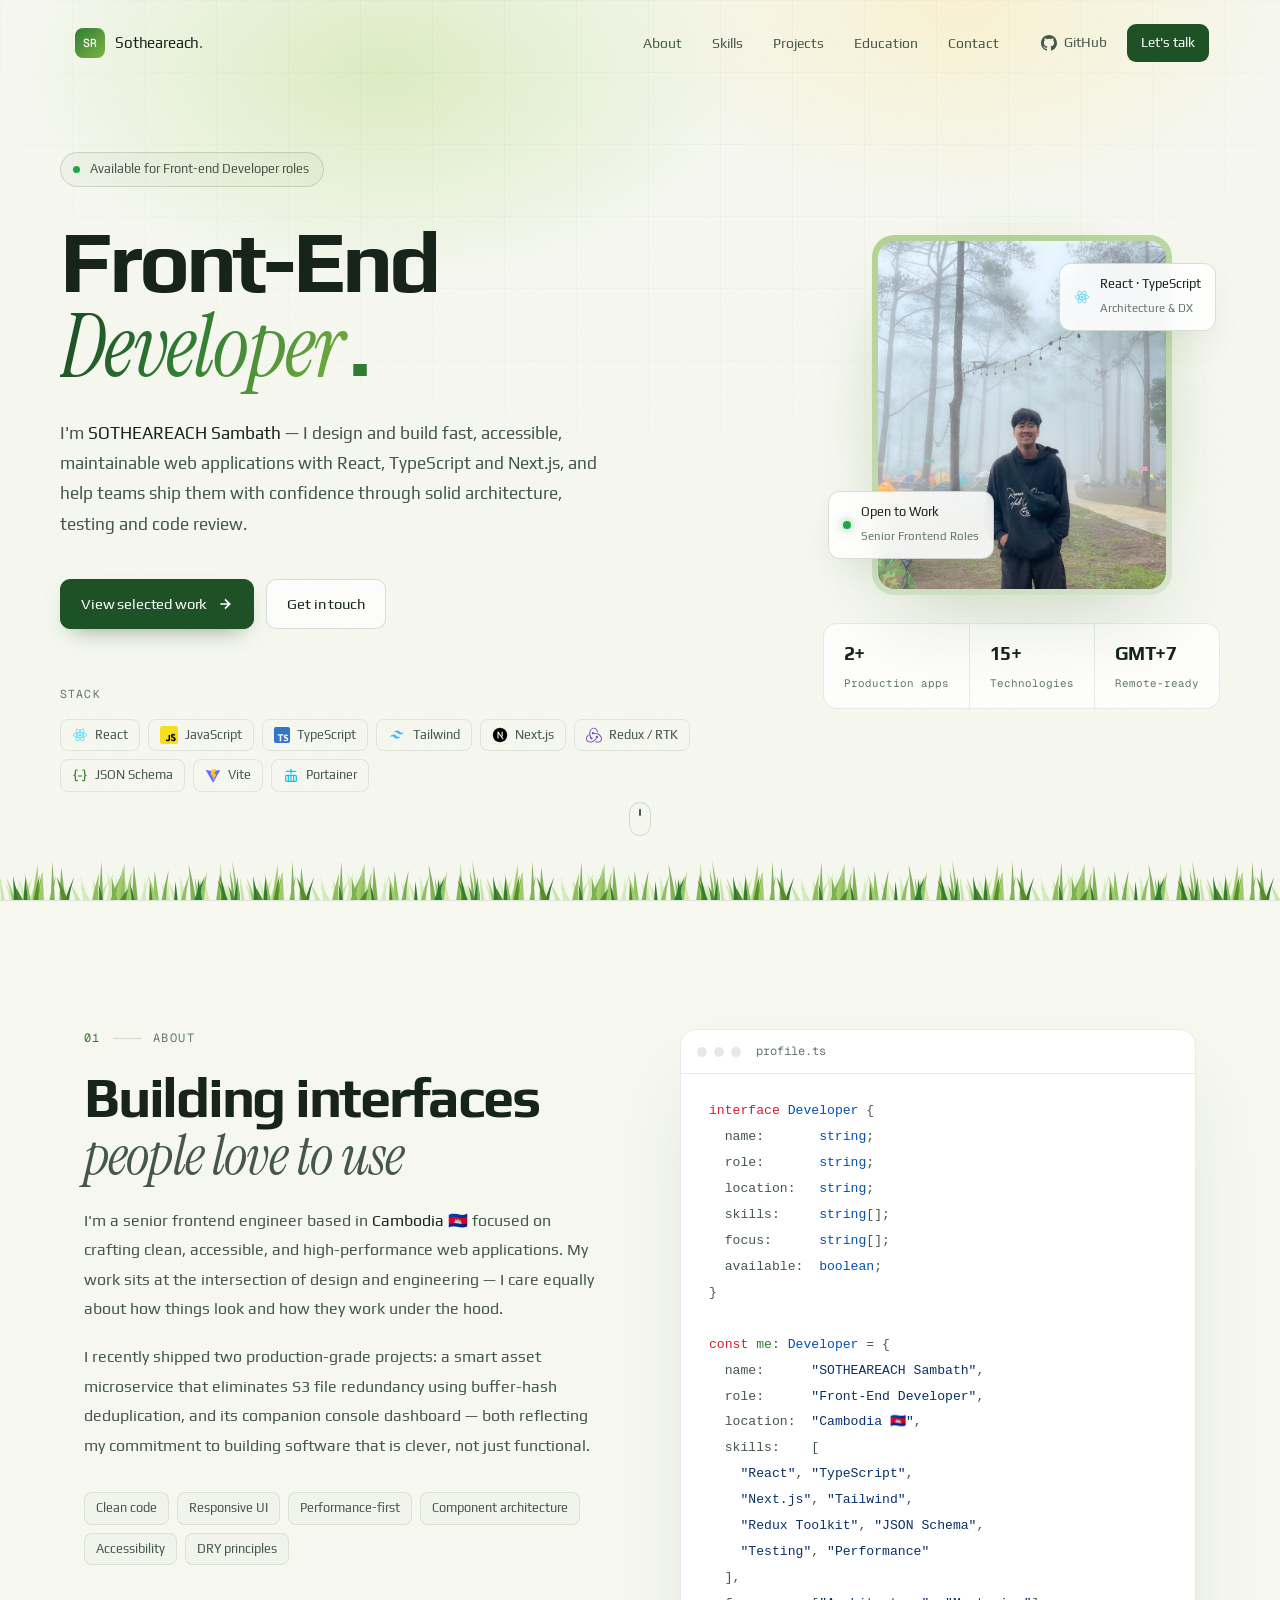
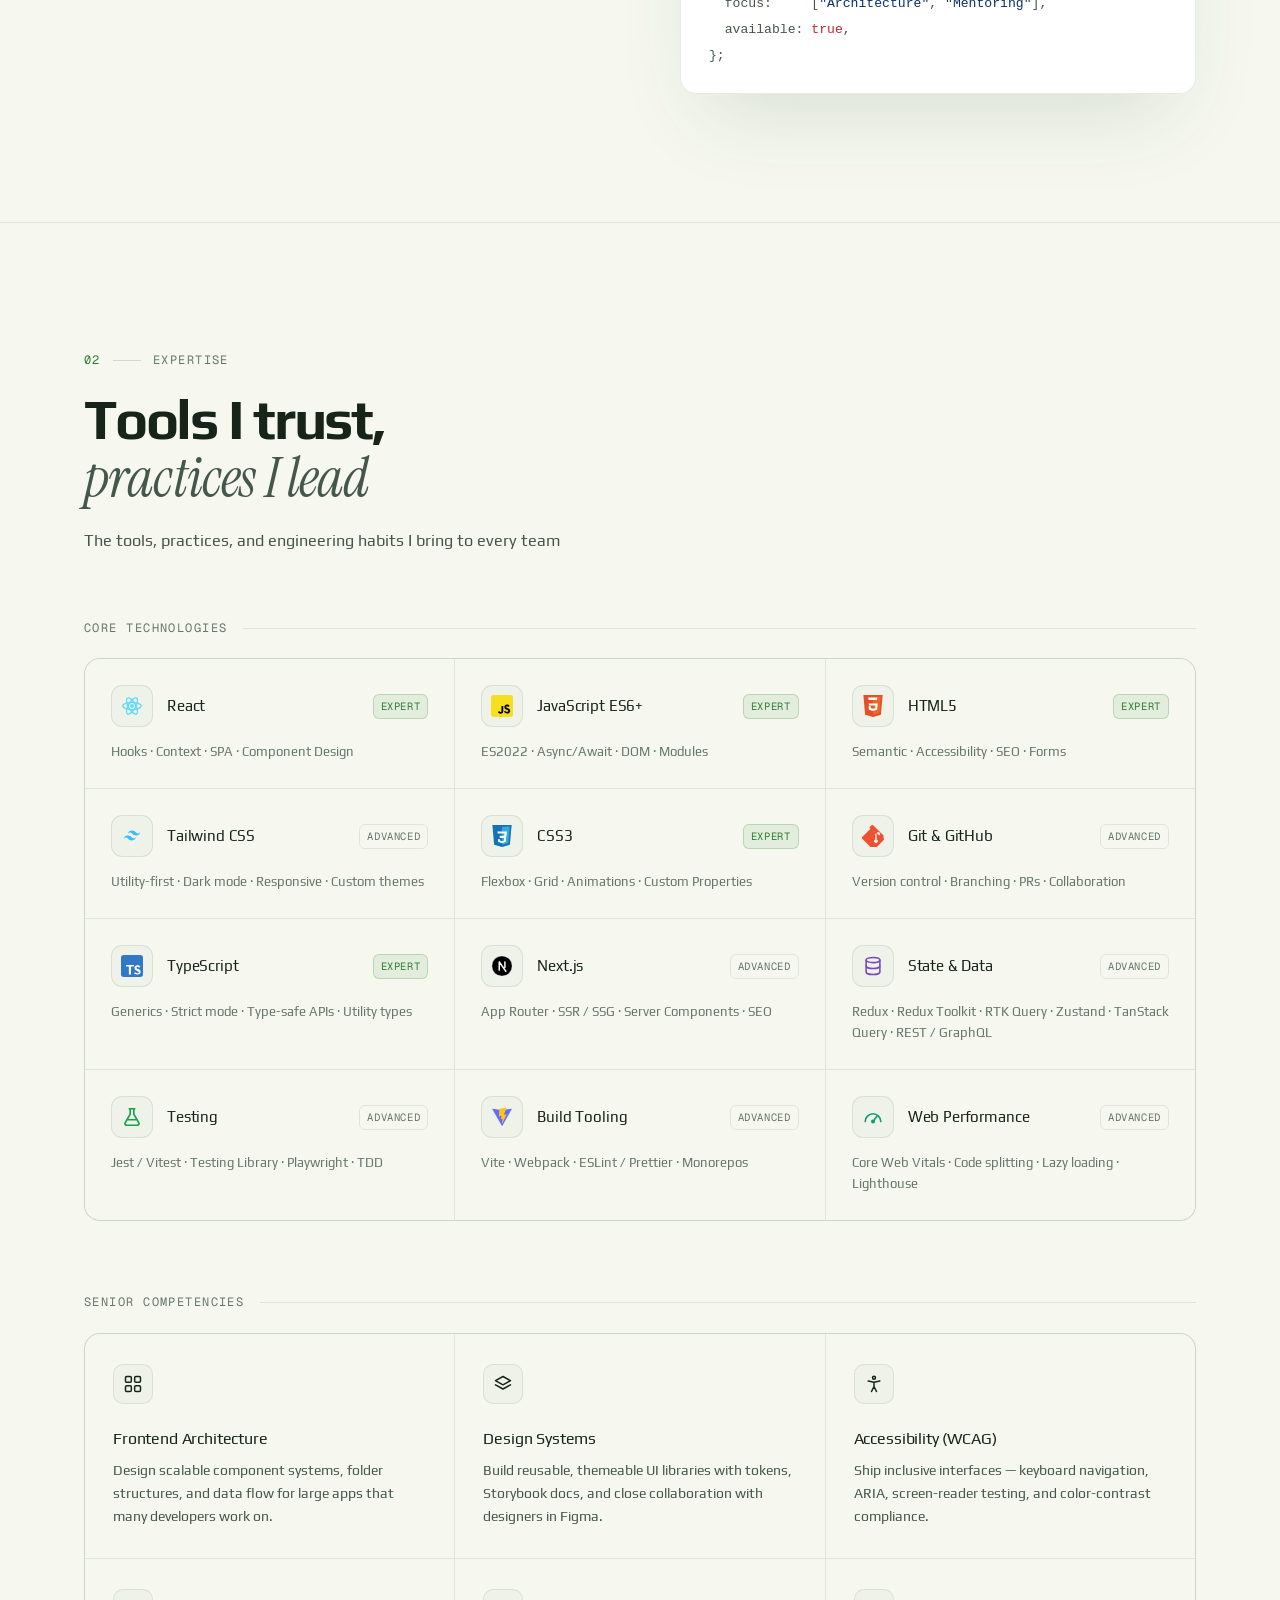
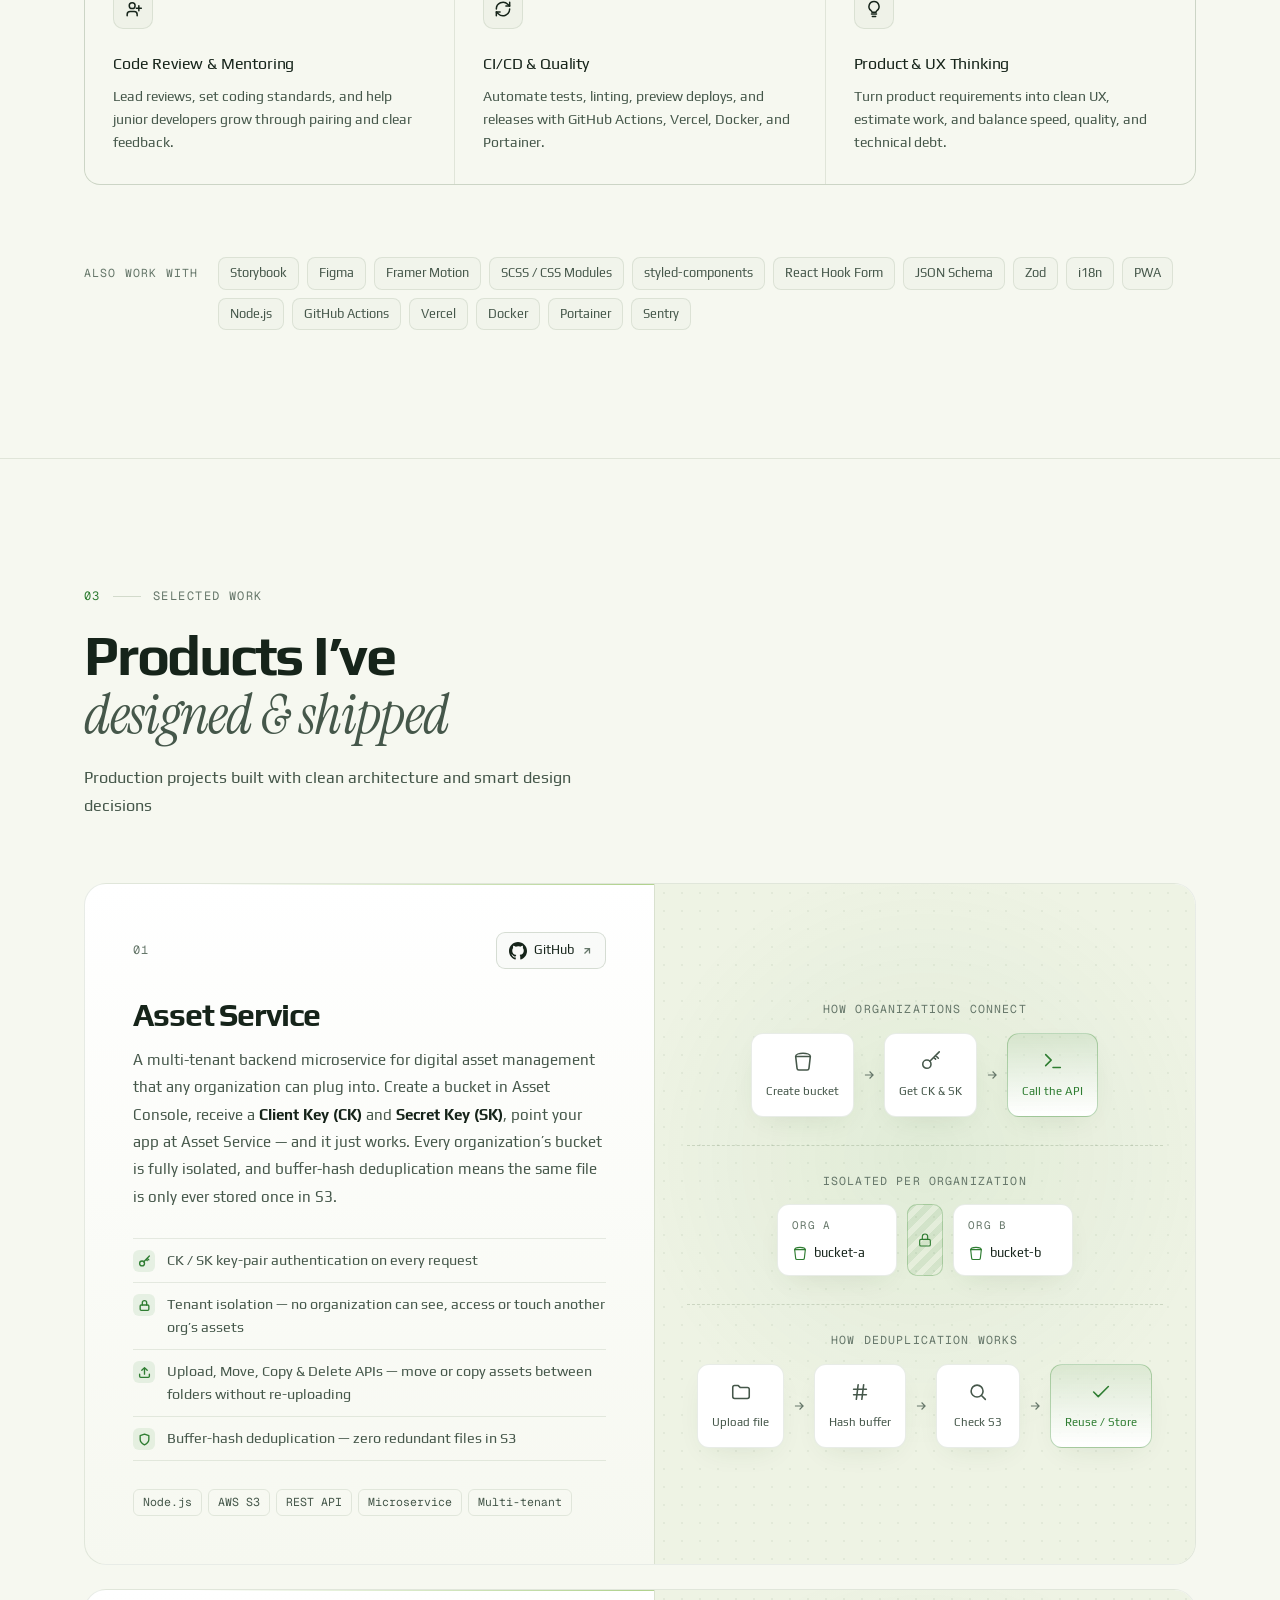
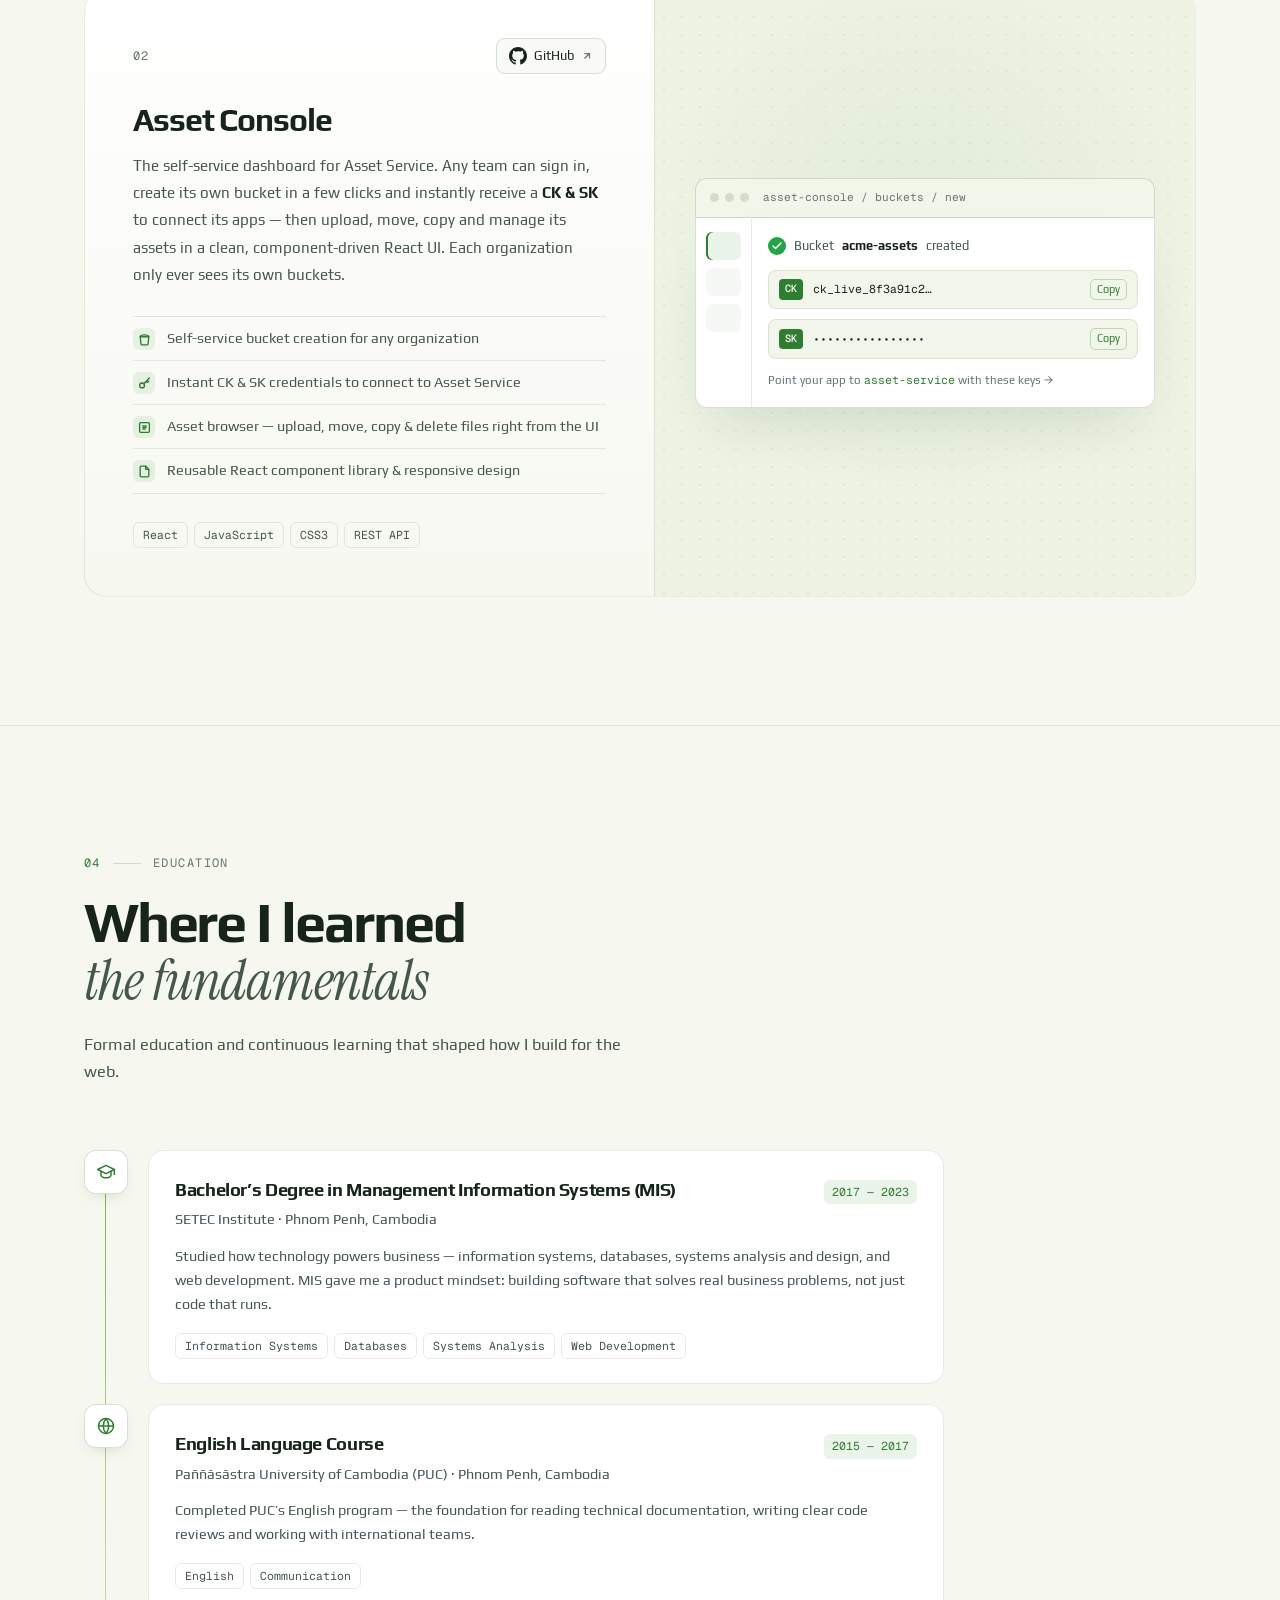
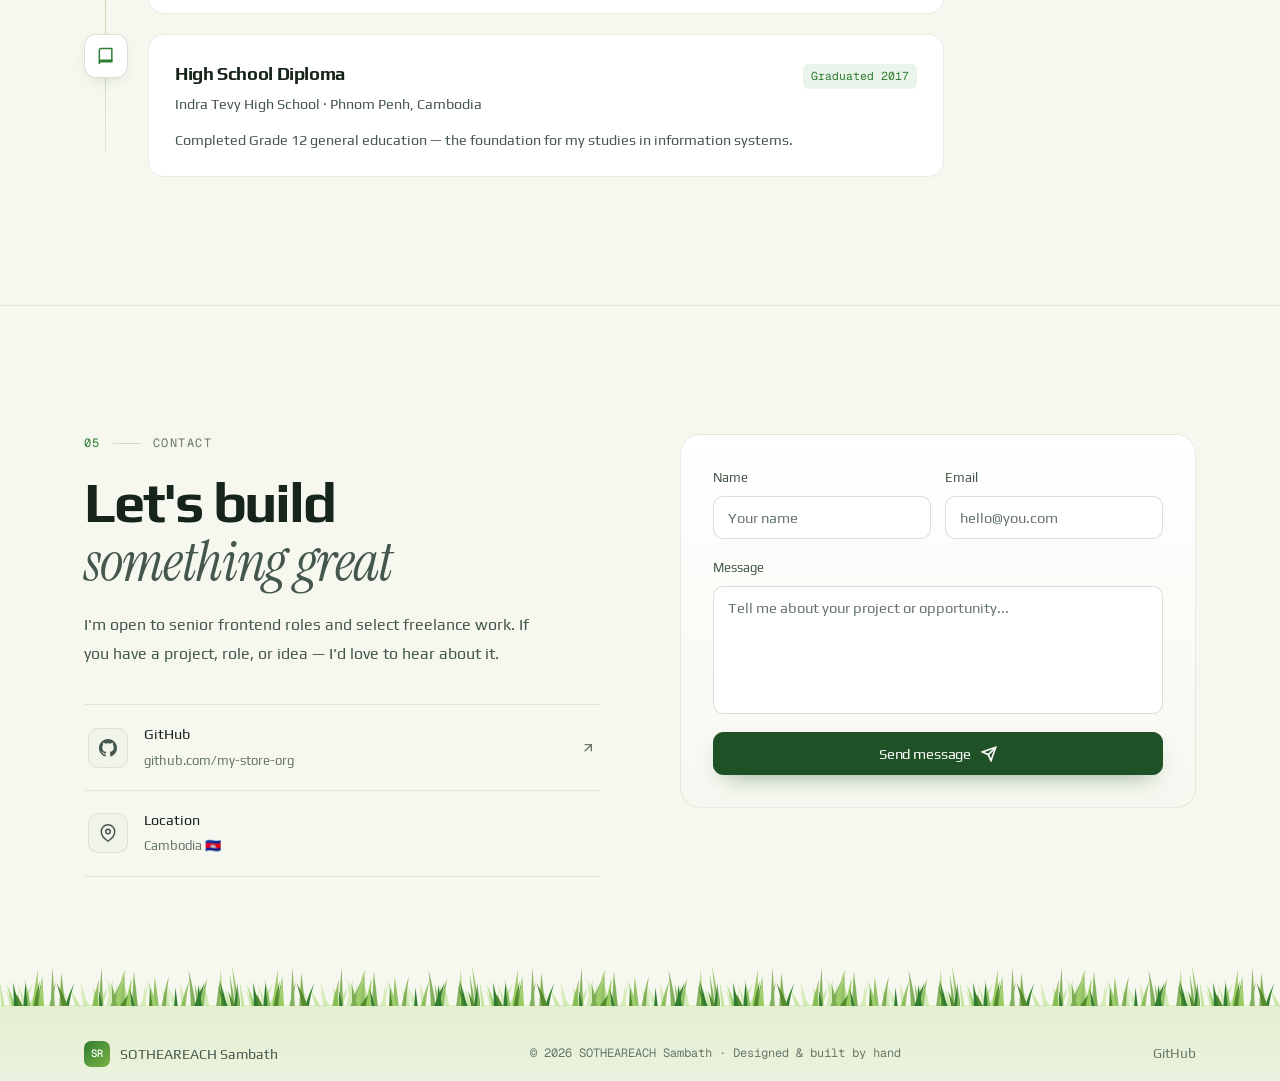
<file: index.html>
<!DOCTYPE html>
<html lang="en">
<head>
  <meta charset="UTF-8" />
  <meta name="viewport" content="width=device-width, initial-scale=1.0" />
  <meta name="description" content="SOTHEAREACH Sambath — Front-End Developer. Building fast, accessible, scalable web applications with React, TypeScript and Next.js." />
  <meta property="og:title" content="SOTHEAREACH Sambath | Front-End Developer" />
  <meta property="og:type" content="website" />
  <title>SOTHEAREACH Sambath — Front-End Developer</title>
  <meta name="theme-color" content="#f6f8f0" />

  <!-- Fonts -->
  <link rel="preconnect" href="https://fonts.googleapis.com" />
  <link rel="preconnect" href="https://fonts.gstatic.com" crossorigin />
  <link href="https://fonts.googleapis.com/css2?family=Play:wght@400;700&family=Geist:wght@300..800&family=Geist+Mono:wght@400;500&family=Instrument+Serif:ital@0;1&display=swap" rel="stylesheet" />
  <link rel="stylesheet" href="style.css" />
</head>
<body>

  <!-- Noise overlay -->
  <div class="noise"></div>

  <!-- Background grid -->
  <div class="bg-grid" aria-hidden="true"></div>
  <div class="bg-glow" aria-hidden="true"></div>

  <!-- ════════════════════════ NAV ════════════════════════ -->
  <nav class="nav" id="nav">
    <div class="nav-inner">
      <a href="#home" class="nav-brand" id="nav-brand">
        <div class="brand-mark">SR</div>
        <span class="brand-name">Sotheareach<span class="brand-dot">.</span></span>
      </a>

      <ul class="nav-menu" id="navMenu" role="menubar">
        <li role="none"><a href="#about"    class="nav-item" id="ni-about"    role="menuitem">About</a></li>
        <li role="none"><a href="#skills"   class="nav-item" id="ni-skills"   role="menuitem">Skills</a></li>
        <li role="none"><a href="#projects" class="nav-item" id="ni-projects" role="menuitem">Projects</a></li>
        <li role="none"><a href="#education" class="nav-item" id="ni-education" role="menuitem">Education</a></li>
        <li role="none"><a href="#contact"  class="nav-item" id="ni-contact"  role="menuitem">Contact</a></li>
      </ul>

      <a href="https://github.com/my-store-org" target="_blank" class="nav-cta" id="nav-github">
        <svg width="16" height="16" viewBox="0 0 24 24" fill="currentColor"><path d="M12 0C5.374 0 0 5.373 0 12c0 5.302 3.438 9.8 8.207 11.387.599.111.793-.261.793-.577v-2.234c-3.338.726-4.033-1.416-4.033-1.416-.546-1.387-1.333-1.756-1.333-1.756-1.089-.745.083-.729.083-.729 1.205.084 1.839 1.237 1.839 1.237 1.07 1.834 2.807 1.304 3.492.997.107-.775.418-1.305.762-1.604-2.665-.305-5.467-1.334-5.467-5.931 0-1.311.469-2.381 1.236-3.221-.124-.303-.535-1.524.117-3.176 0 0 1.008-.322 3.301 1.23A11.509 11.509 0 0 1 12 5.803c1.02.005 2.047.138 3.006.404 2.291-1.552 3.297-1.23 3.297-1.23.653 1.653.242 2.874.118 3.176.77.84 1.235 1.911 1.235 3.221 0 4.609-2.807 5.624-5.479 5.921.43.372.823 1.102.823 2.222v3.293c0 .319.192.694.801.576C20.566 21.797 24 17.3 24 12c0-6.627-5.373-12-12-12z"/></svg>
        <span>GitHub</span>
      </a>
      <a href="#contact" class="nav-hire" id="nav-hire">Let's talk</a>

      <button class="burger" id="burger" aria-label="Toggle navigation" aria-expanded="false">
        <span class="burger-line"></span>
        <span class="burger-line"></span>
      </button>
    </div>
  </nav>

  <!-- ════════════════════════ HERO ════════════════════════ -->
  <section id="home" class="hero">
    <div class="hero-wrap">

      <!-- Left column -->
      <div class="hero-left">
        <div class="hero-label reveal">
          <span class="label-dot"></span>
          <span>Available for Front-end Developer roles</span>
        </div>

        <h1 class="hero-heading reveal">
          <span class="h-line">Front-End</span>
          <span class="h-line"><span class="h-accent">Developer</span><span class="h-period">.</span></span>
        </h1>

        <p class="hero-bio reveal">
          I'm <strong>SOTHEAREACH Sambath</strong> — I design and build fast, accessible,
          maintainable web applications with React, TypeScript and Next.js, and help
          teams ship them with confidence through solid architecture, testing and code review.
        </p>

        <div class="hero-actions reveal">
          <a href="#projects" class="btn-primary" id="hero-projects-btn">
            View selected work
            <svg width="16" height="16" viewBox="0 0 24 24" fill="none" stroke="currentColor" stroke-width="2.5"><path d="M5 12h14M12 5l7 7-7 7"/></svg>
          </a>
          <a href="#contact" class="btn-ghost" id="hero-contact-btn">Get in touch</a>
        </div>

        <div class="hero-stack reveal">
          <span class="stack-label">Stack</span>
          <div class="stack-items">
            <div class="stack-pill" title="React">
              <!-- React SVG -->
              <svg viewBox="0 0 24 24" width="16" height="16" fill="none"><circle cx="12" cy="12" r="2.05" fill="#61DAFB"/><ellipse cx="12" cy="12" rx="10" ry="3.9" stroke="#61DAFB" stroke-width="1.3" fill="none"/><ellipse cx="12" cy="12" rx="10" ry="3.9" stroke="#61DAFB" stroke-width="1.3" fill="none" transform="rotate(60 12 12)"/><ellipse cx="12" cy="12" rx="10" ry="3.9" stroke="#61DAFB" stroke-width="1.3" fill="none" transform="rotate(120 12 12)"/></svg>
              <span>React</span>
            </div>
            <div class="stack-pill" title="JavaScript">
              <svg viewBox="0 0 24 24" width="18" height="18"><rect width="24" height="24" rx="3" fill="#F7DF1E"/><path d="M7.5 18.5l1.6-1c.3.6.6 1 1.3 1 .6 0 1-.3 1-1.1V12h2v5.5c0 2-1.2 2.9-2.9 2.9-1.6 0-2.5-.8-2.9-1.9zM14 18.3l1.6-1c.4.7 1 1.2 1.9 1.2.8 0 1.3-.4 1.3-1 0-.7-.5-1-1.4-1.3l-.5-.2c-1.4-.6-2.3-1.4-2.3-3 0-1.5 1.1-2.6 2.9-2.6 1.3 0 2.2.4 2.8 1.6l-1.5 1c-.3-.6-.7-.8-1.3-.8-.6 0-1 .4-1 .8 0 .6.4.8 1.3 1.2l.5.2c1.6.7 2.6 1.4 2.6 3.1 0 1.8-1.4 2.7-3.3 2.7-1.8 0-3-1-3.6-2.1z" fill="#000"/></svg>
              <span>JavaScript</span>
            </div>
            <div class="stack-pill" title="TypeScript">
              <svg viewBox="0 0 24 24" width="16" height="16"><rect width="24" height="24" rx="3" fill="#3178C6"/><path d="M5.5 12.6h3.1v8.6h2.2v-8.6H14v-1.8H5.5v1.8zm9.2 7.9c.8.5 2 .8 3.1.8 2.2 0 3.6-1 3.6-2.9 0-1.6-.9-2.3-2.6-3l-.6-.3c-.9-.4-1.3-.7-1.3-1.3 0-.5.4-.9 1.1-.9.6 0 1.1.3 1.5.9l1.6-1.1c-.7-1.2-1.7-1.6-3.1-1.6-2 0-3.3 1.3-3.3 2.9 0 1.8 1 2.6 2.6 3.3l.6.3c1 .4 1.5.7 1.5 1.4 0 .6-.5 1-1.4 1-1 0-1.7-.5-2.2-1.3l-1.7 1z" fill="#fff"/></svg>
              <span>TypeScript</span>
            </div>
            <div class="stack-pill" title="Tailwind CSS">
              <svg viewBox="0 0 24 24" width="18" height="18"><path d="M12 6C9.6 6 8.1 7.2 7.5 9.6c.9-1.2 1.95-1.65 3.15-1.35.685.171 1.174.667 1.715 1.215C13.24 10.39 14.265 11.4 16.5 11.4c2.4 0 3.9-1.2 4.5-3.6-.9 1.2-1.95 1.65-3.15 1.35-.685-.171-1.174-.667-1.715-1.215C15.26 7.01 14.235 6 12 6zM7.5 11.4C5.1 11.4 3.6 12.6 3 15c.9-1.2 1.95-1.65 3.15-1.35.685.171 1.174.667 1.715 1.215C8.74 15.79 9.765 16.8 12 16.8c2.4 0 3.9-1.2 4.5-3.6-.9 1.2-1.95 1.65-3.15 1.35-.685-.171-1.174-.667-1.715-1.215C10.76 12.41 9.735 11.4 7.5 11.4z" fill="#38BDF8"/></svg>
              <span>Tailwind</span>
            </div>
            <div class="stack-pill" title="Next.js">
              <svg viewBox="0 0 24 24" width="16" height="16"><circle cx="12" cy="12" r="11" fill="#000" stroke="#fff" stroke-opacity=".35"/><path d="M9 7.5v9M9 7.5l7.2 10.2M15.2 7.5v6" stroke="#fff" stroke-width="1.6" stroke-linecap="round" fill="none"/></svg>
              <span>Next.js</span>
            </div>
            <div class="stack-pill" title="Redux &amp; Redux Toolkit">
              <svg viewBox="0 0 24 24" width="16" height="16"><path fill="#764ABC" d="M16.634 16.504c.87-.075 1.543-.84 1.5-1.754-.047-.914-.796-1.648-1.709-1.648h-.061a1.71 1.71 0 00-1.648 1.769c.03.479.226.869.494 1.153-1.048 2.038-2.621 3.536-5.005 4.795-1.603.838-3.296 1.154-4.944.93-1.378-.195-2.456-.81-3.116-1.799-.988-1.499-1.078-3.116-.255-4.734.6-1.17 1.499-2.023 2.099-2.443a9.96 9.96 0 01-.42-1.543C-.868 14.408-.416 18.752.932 20.805c1.004 1.498 3.057 2.456 5.304 2.456.6 0 1.23-.044 1.843-.194 3.897-.749 6.848-3.086 8.541-6.532zm5.348-3.746c-2.32-2.728-5.738-4.226-9.634-4.226h-.51c-.253-.554-.837-.899-1.498-.899h-.045c-.943 0-1.678.81-1.647 1.753.03.898.794 1.648 1.708 1.648h.074a1.69 1.69 0 001.499-1.049h.555c2.309 0 4.495.674 6.488 1.993 1.527 1.005 2.622 2.323 3.237 3.897.538 1.288.509 2.547-.045 3.597-.855 1.647-2.294 2.517-4.196 2.517-1.199 0-2.367-.375-2.967-.644-.36.298-.96.793-1.394 1.093 1.318.598 2.652.943 3.94.943 2.922 0 5.094-1.647 5.919-3.236.898-1.798.824-4.824-1.47-7.416zM6.49 17.042c.03.899.793 1.648 1.708 1.648h.06a1.688 1.688 0 001.648-1.768c0-.9-.779-1.647-1.693-1.647h-.06c-.06 0-.15 0-.226.029-1.243-2.098-1.768-4.347-1.572-6.772.12-1.828.72-3.417 1.797-4.735.9-1.124 2.593-1.68 3.747-1.708 3.236-.061 4.585 3.971 4.689 5.574l1.498.45C17.741 3.704 14.686 1.2 11.764 1.2 9.02 1.2 6.49 3.177 5.47 6.091 4.077 9.985 4.991 13.715 6.7 16.684c-.15.195-.24.539-.21.868z"/></svg>
              <span>Redux / RTK</span>
            </div>
            <div class="stack-pill" title="JSON Schema">
              <svg viewBox="0 0 24 24" width="16" height="16" fill="none" stroke="#2f7d32" stroke-width="1.8" stroke-linecap="round" stroke-linejoin="round"><path d="M8 3H7a2 2 0 00-2 2v4a2 2 0 01-2 2 2 2 0 012 2v4a2 2 0 002 2h1M16 3h1a2 2 0 012 2v4a2 2 0 002 2 2 2 0 00-2 2v4a2 2 0 01-2 2h-1"/><path d="M9.5 12h5"/></svg>
              <span>JSON Schema</span>
            </div>
            <div class="stack-pill" title="Vite">
              <svg viewBox="0 0 24 24" width="16" height="16"><path d="M22.5 3.6L12.6 21.4a.6.6 0 01-1 0L1.5 3.6a.5.5 0 01.6-.7l9.9 1.8h.2l9.7-1.8a.5.5 0 01.6.7z" fill="#646CFF"/><path d="M16.7 1.6L9.4 3a.3.3 0 00-.2.3l-.5 7.6a.3.3 0 00.3.3l2-.5a.3.3 0 01.4.4l-.6 2.9a.3.3 0 00.4.3l1.2-.4a.3.3 0 01.4.4l-1 4.5c0 .3.4.4.5.2l.1-.2 4.6-9.3a.3.3 0 00-.3-.4l-2.1.4a.3.3 0 01-.4-.4L17 2a.3.3 0 00-.3-.4z" fill="#FFC517"/></svg>
              <span>Vite</span>
            </div>
            <div class="stack-pill" title="Portainer — container deployment">
              <svg viewBox="0 0 24 24" width="16" height="16" fill="none" stroke="#13BEF9" stroke-width="1.8" stroke-linecap="round" stroke-linejoin="round"><path d="M12 2v6"/><path d="M5 5h14"/><rect x="4" y="11" width="16" height="9" rx="1.5"/><path d="M8 11v9M12 11v9M16 11v9"/></svg>
              <span>Portainer</span>
            </div>
          </div>
        </div>
      </div>

      <!-- Right column — Avatar -->
      <div class="hero-right reveal">
        <div class="avatar-frame">
          <div class="avatar-glow"></div>
          <div class="avatar-photo">
            <img src="avatar.jpg" alt="SOTHEAREACH Sambath" />
          </div>
          <!-- Floating cards -->
          <div class="float-card fc-top">
            <svg viewBox="0 0 24 24" width="16" height="16" fill="none"><circle cx="12" cy="12" r="2.05" fill="#61DAFB"/><ellipse cx="12" cy="12" rx="10" ry="3.9" stroke="#61DAFB" stroke-width="1.3" fill="none"/><ellipse cx="12" cy="12" rx="10" ry="3.9" stroke="#61DAFB" stroke-width="1.3" fill="none" transform="rotate(60 12 12)"/><ellipse cx="12" cy="12" rx="10" ry="3.9" stroke="#61DAFB" stroke-width="1.3" fill="none" transform="rotate(120 12 12)"/></svg>
            <div class="fc-text">
              <strong>React · TypeScript</strong>
              <span>Architecture &amp; DX</span>
            </div>
          </div>
          <div class="float-card fc-bottom">
            <div class="fc-dot fc-green"></div>
            <div class="fc-text">
              <strong>Open to Work</strong>
              <span>Senior Frontend Roles</span>
            </div>
          </div>
        </div>

        <!-- Side stats -->
        <div class="hero-stats">
          <div class="hstat">
            <span class="hstat-num">2+</span>
            <span class="hstat-lbl">Production apps</span>
          </div>
          <div class="hstat-divider"></div>
          <div class="hstat">
            <span class="hstat-num">15+</span>
            <span class="hstat-lbl">Technologies</span>
          </div>
          <div class="hstat-divider"></div>
          <div class="hstat">
            <span class="hstat-num">GMT+7</span>
            <span class="hstat-lbl">Remote-ready</span>
          </div>
        </div>
      </div>

    </div>

    <!-- Scroll hint -->
    <a href="#about" class="scroll-hint" aria-label="Scroll to about">
      <div class="scroll-mouse">
        <div class="scroll-wheel"></div>
      </div>
    </a>
  </section>

  <!-- ════════════════════════ ABOUT ════════════════════════ -->
  <section id="about" class="section about-section">
    <div class="container">
      <div class="about-grid">

        <div class="about-left">
          <div class="section-eyebrow reveal"><span class="eb-num">01</span>About</div>
          <h2 class="section-title reveal">
            Building interfaces<br/>
            <em>people love to use</em>
          </h2>
          <p class="about-body reveal">
            I'm a senior frontend engineer based in <strong>Cambodia 🇰🇭</strong> focused on 
            crafting clean, accessible, and high-performance web applications. 
            My work sits at the intersection of design and engineering — I care equally 
            about how things look and how they work under the hood.
          </p>
          <p class="about-body reveal">
            I recently shipped two production-grade projects: a smart asset microservice 
            that eliminates S3 file redundancy using buffer-hash deduplication, and its 
            companion console dashboard — both reflecting my commitment to building 
            software that is clever, not just functional.
          </p>

          <div class="about-chips reveal">
            <span class="chip">Clean code</span>
            <span class="chip">Responsive UI</span>
            <span class="chip">Performance-first</span>
            <span class="chip">Component architecture</span>
            <span class="chip">Accessibility</span>
            <span class="chip">DRY principles</span>
          </div>
        </div>

        <div class="about-right reveal">
          <div class="code-card">
            <div class="code-card-bar">
              <div class="cc-dot cc-red"></div>
              <div class="cc-dot cc-yellow"></div>
              <div class="cc-dot cc-green"></div>
              <span class="cc-title">profile.ts</span>
            </div>
            <pre class="code-content"><code
><span class="t-kw">interface</span> <span class="t-ty">Developer</span> {
  name:       <span class="t-ty">string</span>;
  role:       <span class="t-ty">string</span>;
  location:   <span class="t-ty">string</span>;
  skills:     <span class="t-ty">string</span>[];
  focus:      <span class="t-ty">string</span>[];
  available:  <span class="t-ty">boolean</span>;
}

<span class="t-kw">const</span> <span class="t-var">me</span>: <span class="t-ty">Developer</span> = {
  name:      <span class="t-str">"SOTHEAREACH Sambath"</span>,
  role:      <span class="t-str">"Front-End Developer"</span>,
  location:  <span class="t-str">"Cambodia 🇰🇭"</span>,
  skills:    [
    <span class="t-str">"React"</span>, <span class="t-str">"TypeScript"</span>,
    <span class="t-str">"Next.js"</span>, <span class="t-str">"Tailwind"</span>,
    <span class="t-str">"Redux Toolkit"</span>, <span class="t-str">"JSON Schema"</span>,
    <span class="t-str">"Testing"</span>, <span class="t-str">"Performance"</span>
  ],
  focus:     [<span class="t-str">"Architecture"</span>, <span class="t-str">"Mentoring"</span>],
  available: <span class="t-kw">true</span>,
};</code></pre>
          </div>
        </div>

      </div>
    </div>
  </section>

  <!-- ════════════════════════ SKILLS ════════════════════════ -->
  <section id="skills" class="section skills-section">
    <div class="container">
      <div class="section-eyebrow reveal"><span class="eb-num">02</span>Expertise</div>
      <h2 class="section-title reveal">Tools I trust,<br/><em>practices I lead</em></h2>
      <p class="section-sub reveal">The tools, practices, and engineering habits I bring to every team</p>

      <h3 class="skills-subhead reveal">Core Technologies</h3>
      <div class="skills-grid">

        <!-- React -->
        <div class="skill-item reveal" style="--i:0">
          <div class="skill-top">
            <div class="skill-logo sl-react">
              <svg viewBox="0 0 24 24" width="28" height="28" fill="none"><circle cx="12" cy="12" r="2.05" fill="#61DAFB"/><ellipse cx="12" cy="12" rx="10" ry="3.9" stroke="#61DAFB" stroke-width="1.5" fill="none"/><ellipse cx="12" cy="12" rx="10" ry="3.9" stroke="#61DAFB" stroke-width="1.5" fill="none" transform="rotate(60 12 12)"/><ellipse cx="12" cy="12" rx="10" ry="3.9" stroke="#61DAFB" stroke-width="1.5" fill="none" transform="rotate(120 12 12)"/></svg>
            </div>
            <div class="skill-meta">
              <span class="skill-name">React</span>
              <span class="skill-pct lvl-expert">Expert</span>
            </div>
          </div>
          <p class="skill-tags">Hooks · Context · SPA · Component Design</p>
        </div>

        <!-- JavaScript -->
        <div class="skill-item reveal" style="--i:1">
          <div class="skill-top">
            <div class="skill-logo sl-js">
              <svg viewBox="0 0 24 24" width="28" height="28"><rect width="24" height="24" rx="3" fill="#F7DF1E"/><path d="M7.5 18.5l1.6-1c.3.6.6 1 1.3 1 .6 0 1-.3 1-1.1V12h2v5.5c0 2-1.2 2.9-2.9 2.9-1.6 0-2.5-.8-2.9-1.9zM14 18.3l1.6-1c.4.7 1 1.2 1.9 1.2.8 0 1.3-.4 1.3-1 0-.7-.5-1-1.4-1.3l-.5-.2c-1.4-.6-2.3-1.4-2.3-3 0-1.5 1.1-2.6 2.9-2.6 1.3 0 2.2.4 2.8 1.6l-1.5 1c-.3-.6-.7-.8-1.3-.8-.6 0-1 .4-1 .8 0 .6.4.8 1.3 1.2l.5.2c1.6.7 2.6 1.4 2.6 3.1 0 1.8-1.4 2.7-3.3 2.7-1.8 0-3-1-3.6-2.1z" fill="#000"/></svg>
            </div>
            <div class="skill-meta">
              <span class="skill-name">JavaScript ES6+</span>
              <span class="skill-pct lvl-expert">Expert</span>
            </div>
          </div>
          <p class="skill-tags">ES2022 · Async/Await · DOM · Modules</p>
        </div>

        <!-- HTML5 -->
        <div class="skill-item reveal" style="--i:2">
          <div class="skill-top">
            <div class="skill-logo sl-html">
              <svg viewBox="0 0 24 24" width="28" height="28"><path d="M1.5 0h21l-1.9 21.6L12 24l-8.6-2.4L1.5 0z" fill="#E34F26"/><path d="M12 2.2v19.4l7-1.9 1.6-18-8.6.5z" fill="#EF652A"/><path d="M7.3 8.2l.3 3.2h7.1l-.3 2.8-2.4.7-2.4-.7-.2-2.1H7.2l.3 4 4.5 1.3 4.5-1.3.6-6.9H7.3zm-.5-5.6h9.9l-.3 2.8H7.2L6.8 2.6z" fill="#fff"/></svg>
            </div>
            <div class="skill-meta">
              <span class="skill-name">HTML5</span>
              <span class="skill-pct lvl-expert">Expert</span>
            </div>
          </div>
          <p class="skill-tags">Semantic · Accessibility · SEO · Forms</p>
        </div>

        <!-- Tailwind -->
        <div class="skill-item reveal" style="--i:3">
          <div class="skill-top">
            <div class="skill-logo sl-tailwind">
              <svg viewBox="0 0 24 24" width="28" height="28"><path d="M12 6C9.6 6 8.1 7.2 7.5 9.6c.9-1.2 1.95-1.65 3.15-1.35.685.171 1.174.667 1.715 1.215C13.24 10.39 14.265 11.4 16.5 11.4c2.4 0 3.9-1.2 4.5-3.6-.9 1.2-1.95 1.65-3.15 1.35-.685-.171-1.174-.667-1.715-1.215C15.26 7.01 14.235 6 12 6zM7.5 11.4C5.1 11.4 3.6 12.6 3 15c.9-1.2 1.95-1.65 3.15-1.35.685.171 1.174.667 1.715 1.215C8.74 15.79 9.765 16.8 12 16.8c2.4 0 3.9-1.2 4.5-3.6-.9 1.2-1.95 1.65-3.15 1.35-.685-.171-1.174-.667-1.715-1.215C10.76 12.41 9.735 11.4 7.5 11.4z" fill="#38BDF8"/></svg>
            </div>
            <div class="skill-meta">
              <span class="skill-name">Tailwind CSS</span>
              <span class="skill-pct">Advanced</span>
            </div>
          </div>
          <p class="skill-tags">Utility-first · Dark mode · Responsive · Custom themes</p>
        </div>

        <!-- CSS3 -->
        <div class="skill-item reveal" style="--i:4">
          <div class="skill-top">
            <div class="skill-logo sl-css">
              <svg viewBox="0 0 24 24" width="28" height="28"><path d="M1.5 0h21l-1.9 21.6L12 24l-8.6-2.4L1.5 0z" fill="#1572B6"/><path d="M12 2.2v19.4l7-1.9 1.6-18-8.6.5z" fill="#33A9DC"/><path d="M17.4 7H7l.3 2.4h7.5l-.3 2.4H9.4l.3 2.4h4.6l-.3 2.9-2 .6-2-.6-.1-1.5H7.6l.3 3 4.1 1.1 4.1-1.1.5-5.4.4-2.9L17.4 7z" fill="#fff"/></svg>
            </div>
            <div class="skill-meta">
              <span class="skill-name">CSS3</span>
              <span class="skill-pct lvl-expert">Expert</span>
            </div>
          </div>
          <p class="skill-tags">Flexbox · Grid · Animations · Custom Properties</p>
        </div>

        <!-- Git -->
        <div class="skill-item reveal" style="--i:5">
          <div class="skill-top">
            <div class="skill-logo sl-git">
              <svg viewBox="0 0 24 24" width="28" height="28"><path d="M23.5 11.5l-11-11a1.7 1.7 0 00-2.4 0L7.9 2.8l3 3a2 2 0 012.6 2.5l2.9 2.9a2 2 0 112.3.3l-2.7-2.7v7a2 2 0 11-1.6 0V8.5a2 2 0 01-1.1-2.6L10.4 3 .5 12.9a1.7 1.7 0 000 2.4l11 11a1.7 1.7 0 002.4 0l9.6-9.6a1.7 1.7 0 000-2.2z" fill="#F05032"/></svg>
            </div>
            <div class="skill-meta">
              <span class="skill-name">Git & GitHub</span>
              <span class="skill-pct">Advanced</span>
            </div>
          </div>
          <p class="skill-tags">Version control · Branching · PRs · Collaboration</p>
        </div>

        <!-- TypeScript -->
        <div class="skill-item reveal" style="--i:6">
          <div class="skill-top">
            <div class="skill-logo sl-ts">
              <svg viewBox="0 0 24 24" width="28" height="28"><rect width="24" height="24" rx="3" fill="#3178C6"/><path d="M5.5 12.6h3.1v8.6h2.2v-8.6H14v-1.8H5.5v1.8zm9.2 7.9c.8.5 2 .8 3.1.8 2.2 0 3.6-1 3.6-2.9 0-1.6-.9-2.3-2.6-3l-.6-.3c-.9-.4-1.3-.7-1.3-1.3 0-.5.4-.9 1.1-.9.6 0 1.1.3 1.5.9l1.6-1.1c-.7-1.2-1.7-1.6-3.1-1.6-2 0-3.3 1.3-3.3 2.9 0 1.8 1 2.6 2.6 3.3l.6.3c1 .4 1.5.7 1.5 1.4 0 .6-.5 1-1.4 1-1 0-1.7-.5-2.2-1.3l-1.7 1z" fill="#fff"/></svg>
            </div>
            <div class="skill-meta">
              <span class="skill-name">TypeScript</span>
              <span class="skill-pct lvl-expert">Expert</span>
            </div>
          </div>
          <p class="skill-tags">Generics · Strict mode · Type-safe APIs · Utility types</p>
        </div>

        <!-- Next.js -->
        <div class="skill-item reveal" style="--i:7">
          <div class="skill-top">
            <div class="skill-logo sl-next">
              <svg viewBox="0 0 24 24" width="28" height="28"><circle cx="12" cy="12" r="11" fill="#000" stroke="#fff" stroke-opacity=".3"/><path d="M9 7.5v9M9 7.5l7.2 10.2M15.2 7.5v6" stroke="#fff" stroke-width="1.6" stroke-linecap="round" fill="none"/></svg>
            </div>
            <div class="skill-meta">
              <span class="skill-name">Next.js</span>
              <span class="skill-pct">Advanced</span>
            </div>
          </div>
          <p class="skill-tags">App Router · SSR / SSG · Server Components · SEO</p>
        </div>

        <!-- State &amp; Data -->
        <div class="skill-item reveal" style="--i:8">
          <div class="skill-top">
            <div class="skill-logo sl-state">
              <svg viewBox="0 0 24 24" width="26" height="26" fill="none" stroke="#764ABC" stroke-width="1.7" stroke-linecap="round" stroke-linejoin="round"><ellipse cx="12" cy="5.5" rx="7.5" ry="2.8"/><path d="M4.5 5.5v6.5c0 1.5 3.4 2.8 7.5 2.8s7.5-1.3 7.5-2.8V5.5"/><path d="M4.5 12v6.5c0 1.5 3.4 2.8 7.5 2.8s7.5-1.3 7.5-2.8V12"/></svg>
            </div>
            <div class="skill-meta">
              <span class="skill-name">State &amp; Data</span>
              <span class="skill-pct">Advanced</span>
            </div>
          </div>
          <p class="skill-tags">Redux · Redux Toolkit · RTK Query · Zustand · TanStack Query · REST / GraphQL</p>
        </div>

        <!-- Testing -->
        <div class="skill-item reveal" style="--i:9">
          <div class="skill-top">
            <div class="skill-logo sl-test">
              <svg viewBox="0 0 24 24" width="26" height="26" fill="none" stroke="#16a34a" stroke-width="1.8" stroke-linecap="round" stroke-linejoin="round"><path d="M9 3h6M10 3v6l-5.5 9.5A1.7 1.7 0 006 21h12a1.7 1.7 0 001.5-2.5L14 9V3"/><path d="M7.5 15h9"/></svg>
            </div>
            <div class="skill-meta">
              <span class="skill-name">Testing</span>
              <span class="skill-pct">Advanced</span>
            </div>
          </div>
          <p class="skill-tags">Jest / Vitest · Testing Library · Playwright · TDD</p>
        </div>

        <!-- Build Tooling -->
        <div class="skill-item reveal" style="--i:10">
          <div class="skill-top">
            <div class="skill-logo sl-build">
              <svg viewBox="0 0 24 24" width="26" height="26"><path d="M22.5 3.6L12.6 21.4a.6.6 0 01-1 0L1.5 3.6a.5.5 0 01.6-.7l9.9 1.8h.2l9.7-1.8a.5.5 0 01.6.7z" fill="#646CFF"/><path d="M16.7 1.6L9.4 3a.3.3 0 00-.2.3l-.5 7.6a.3.3 0 00.3.3l2-.5a.3.3 0 01.4.4l-.6 2.9a.3.3 0 00.4.3l1.2-.4a.3.3 0 01.4.4l-1 4.5c0 .3.4.4.5.2l.1-.2 4.6-9.3a.3.3 0 00-.3-.4l-2.1.4a.3.3 0 01-.4-.4L17 2a.3.3 0 00-.3-.4z" fill="#FFC517"/></svg>
            </div>
            <div class="skill-meta">
              <span class="skill-name">Build Tooling</span>
              <span class="skill-pct">Advanced</span>
            </div>
          </div>
          <p class="skill-tags">Vite · Webpack · ESLint / Prettier · Monorepos</p>
        </div>

        <!-- Web Performance -->
        <div class="skill-item reveal" style="--i:11">
          <div class="skill-top">
            <div class="skill-logo sl-perf">
              <svg viewBox="0 0 24 24" width="26" height="26" fill="none" stroke="#0e9f6e" stroke-width="1.8" stroke-linecap="round" stroke-linejoin="round"><path d="M3.5 17a8.5 8.5 0 1117 0"/><path d="M12 17l4.5-6"/><circle cx="12" cy="17" r="1.3" fill="#0e9f6e"/></svg>
            </div>
            <div class="skill-meta">
              <span class="skill-name">Web Performance</span>
              <span class="skill-pct">Advanced</span>
            </div>
          </div>
          <p class="skill-tags">Core Web Vitals · Code splitting · Lazy loading · Lighthouse</p>
        </div>

      </div>

      <h3 class="skills-subhead reveal">Senior Competencies</h3>
      <div class="comp-grid">

        <div class="comp-card reveal" style="--i:0">
          <div class="comp-icon"><svg viewBox="0 0 24 24" width="22" height="22" fill="none" stroke="currentColor" stroke-width="1.8" stroke-linecap="round" stroke-linejoin="round"><rect x="3" y="3" width="7" height="7" rx="1.5"/><rect x="14" y="3" width="7" height="7" rx="1.5"/><rect x="3" y="14" width="7" height="7" rx="1.5"/><rect x="14" y="14" width="7" height="7" rx="1.5"/></svg></div>
          <h3 class="comp-title">Frontend Architecture</h3>
          <p class="comp-desc">Design scalable component systems, folder structures, and data flow for large apps that many developers work on.</p>
        </div>

        <div class="comp-card reveal" style="--i:1">
          <div class="comp-icon"><svg viewBox="0 0 24 24" width="22" height="22" fill="none" stroke="currentColor" stroke-width="1.8" stroke-linecap="round" stroke-linejoin="round"><path d="M12 3l9 5-9 5-9-5 9-5z"/><path d="M3 13l9 5 9-5"/></svg></div>
          <h3 class="comp-title">Design Systems</h3>
          <p class="comp-desc">Build reusable, themeable UI libraries with tokens, Storybook docs, and close collaboration with designers in Figma.</p>
        </div>

        <div class="comp-card reveal" style="--i:2">
          <div class="comp-icon"><svg viewBox="0 0 24 24" width="22" height="22" fill="none" stroke="currentColor" stroke-width="1.8" stroke-linecap="round" stroke-linejoin="round"><circle cx="12" cy="4.5" r="1.8"/><path d="M5 8.5l7 1.5 7-1.5M12 10v5l-3 6M12 15l3 6"/></svg></div>
          <h3 class="comp-title">Accessibility (WCAG)</h3>
          <p class="comp-desc">Ship inclusive interfaces — keyboard navigation, ARIA, screen-reader testing, and color-contrast compliance.</p>
        </div>

        <div class="comp-card reveal" style="--i:3">
          <div class="comp-icon"><svg viewBox="0 0 24 24" width="22" height="22" fill="none" stroke="currentColor" stroke-width="1.8" stroke-linecap="round" stroke-linejoin="round"><path d="M17 20v-1.5a3.5 3.5 0 00-3.5-3.5h-5A3.5 3.5 0 005 18.5V20"/><circle cx="11" cy="8" r="3.5"/><path d="M19 8v6M16 11h6"/></svg></div>
          <h3 class="comp-title">Code Review &amp; Mentoring</h3>
          <p class="comp-desc">Lead reviews, set coding standards, and help junior developers grow through pairing and clear feedback.</p>
        </div>

        <div class="comp-card reveal" style="--i:4">
          <div class="comp-icon"><svg viewBox="0 0 24 24" width="22" height="22" fill="none" stroke="currentColor" stroke-width="1.8" stroke-linecap="round" stroke-linejoin="round"><path d="M4 12a8 8 0 0113.7-5.7L20 8.5"/><path d="M20 4v4.5h-4.5"/><path d="M20 12a8 8 0 01-13.7 5.7L4 15.5"/><path d="M4 20v-4.5h4.5"/></svg></div>
          <h3 class="comp-title">CI/CD &amp; Quality</h3>
          <p class="comp-desc">Automate tests, linting, preview deploys, and releases with GitHub Actions, Vercel, Docker, and Portainer.</p>
        </div>

        <div class="comp-card reveal" style="--i:5">
          <div class="comp-icon"><svg viewBox="0 0 24 24" width="22" height="22" fill="none" stroke="currentColor" stroke-width="1.8" stroke-linecap="round" stroke-linejoin="round"><path d="M9 18h6M10 21h4"/><path d="M12 3a6 6 0 00-3.5 10.9c.6.4 1 1.1 1 1.8V16h5v-.3c0-.7.4-1.4 1-1.8A6 6 0 0012 3z"/></svg></div>
          <h3 class="comp-title">Product &amp; UX Thinking</h3>
          <p class="comp-desc">Turn product requirements into clean UX, estimate work, and balance speed, quality, and technical debt.</p>
        </div>

      </div>

      <div class="tool-cloud reveal">
        <span class="stack-label">Also work with</span>
        <div class="tool-pills">
          <span class="chip">Storybook</span><span class="chip">Figma</span><span class="chip">Framer Motion</span>
          <span class="chip">SCSS / CSS Modules</span><span class="chip">styled-components</span><span class="chip">React Hook Form</span>
          <span class="chip">JSON Schema</span><span class="chip">Zod</span><span class="chip">i18n</span><span class="chip">PWA</span><span class="chip">Node.js</span>
          <span class="chip">GitHub Actions</span><span class="chip">Vercel</span><span class="chip">Docker</span><span class="chip">Portainer</span><span class="chip">Sentry</span>
        </div>
      </div>
    </div>
  </section>

  <!-- ════════════════════════ PROJECTS ════════════════════════ -->
  <section id="projects" class="section projects-section">
    <div class="container">
      <div class="section-eyebrow reveal"><span class="eb-num">03</span>Selected work</div>
      <h2 class="section-title reveal">Products I&rsquo;ve<br/><em>designed &amp; shipped</em></h2>
      <p class="section-sub reveal">Production projects built with clean architecture and smart design decisions</p>

      <div class="proj-grid">

        <!-- Project 1 — Asset Service -->
        <article class="proj-card pc-cyan reveal" id="proj-asset-service">
          <div class="proj-card-inner">
            <header class="proj-header">
              <div class="proj-num">01</div>
              <div class="proj-links-row">
                <a href="https://github.com/my-store-org/asset-service" target="_blank" class="proj-link" id="asset-service-gh" aria-label="View on GitHub">
                  <svg width="18" height="18" viewBox="0 0 24 24" fill="currentColor"><path d="M12 0C5.374 0 0 5.373 0 12c0 5.302 3.438 9.8 8.207 11.387.599.111.793-.261.793-.577v-2.234c-3.338.726-4.033-1.416-4.033-1.416-.546-1.387-1.333-1.756-1.333-1.756-1.089-.745.083-.729.083-.729 1.205.084 1.839 1.237 1.839 1.237 1.07 1.834 2.807 1.304 3.492.997.107-.775.418-1.305.762-1.604-2.665-.305-5.467-1.334-5.467-5.931 0-1.311.469-2.381 1.236-3.221-.124-.303-.535-1.524.117-3.176 0 0 1.008-.322 3.301 1.23A11.509 11.509 0 0 1 12 5.803c1.02.005 2.047.138 3.006.404 2.291-1.552 3.297-1.23 3.297-1.23.653 1.653.242 2.874.118 3.176.77.84 1.235 1.911 1.235 3.221 0 4.609-2.807 5.624-5.479 5.921.43.372.823 1.102.823 2.222v3.293c0 .319.192.694.801.576C20.566 21.797 24 17.3 24 12c0-6.627-5.373-12-12-12z"/></svg>
                  <span>GitHub</span>
                  <svg width="12" height="12" viewBox="0 0 24 24" fill="none" stroke="currentColor" stroke-width="2.5"><path d="M7 17L17 7M7 7h10v10"/></svg>
                </a>
              </div>
            </header>

            <h3 class="proj-title">Asset Service</h3>
            <p class="proj-desc">A multi-tenant backend microservice for digital asset management that any organization can plug into. Create a bucket in Asset Console, receive a <strong>Client Key (CK)</strong> and <strong>Secret Key (SK)</strong>, point your app at Asset Service — and it just works. Every organization&rsquo;s bucket is fully isolated, and buffer-hash deduplication means the same file is only ever stored once in S3.</p>

            <div class="proj-features">
              <div class="pf-row">
                <div class="pf-icon pf-cyan">
                  <svg width="13" height="13" viewBox="0 0 24 24" fill="none" stroke="currentColor" stroke-width="2.5" stroke-linecap="round" stroke-linejoin="round"><circle cx="7.5" cy="15.5" r="4.5"/><path d="M10.7 12.3L21 2M17 6l3 3M15 8l2 2"/></svg>
                </div>
                <span>CK / SK key-pair authentication on every request</span>
              </div>
              <div class="pf-row">
                <div class="pf-icon pf-cyan">
                  <svg width="13" height="13" viewBox="0 0 24 24" fill="none" stroke="currentColor" stroke-width="2.5" stroke-linecap="round" stroke-linejoin="round"><rect x="4" y="11" width="16" height="10" rx="2"/><path d="M8 11V7a4 4 0 018 0v4"/></svg>
                </div>
                <span>Tenant isolation — no organization can see, access or touch another org&rsquo;s assets</span>
              </div>
              <div class="pf-row">
                <div class="pf-icon pf-cyan">
                  <svg width="13" height="13" viewBox="0 0 24 24" fill="none" stroke="currentColor" stroke-width="2.5" stroke-linecap="round" stroke-linejoin="round"><path d="M21 15v4a2 2 0 01-2 2H5a2 2 0 01-2-2v-4M17 8l-5-5-5 5M12 3v12"/></svg>
                </div>
                <span>Upload, Move, Copy &amp; Delete APIs — move or copy assets between folders without re-uploading</span>
              </div>
              <div class="pf-row">
                <div class="pf-icon pf-cyan">
                  <svg width="13" height="13" viewBox="0 0 24 24" fill="none" stroke="currentColor" stroke-width="2.5" stroke-linecap="round" stroke-linejoin="round"><path d="M12 22s8-4 8-10V5l-8-3-8 3v7c0 6 8 10 8 10z"/></svg>
                </div>
                <span>Buffer-hash deduplication — zero redundant files in S3</span>
              </div>
            </div>

            <div class="proj-tech-row">
              <span class="pt">Node.js</span>
              <span class="pt">AWS S3</span>
              <span class="pt">REST API</span>
              <span class="pt">Microservice</span>
              <span class="pt">Multi-tenant</span>
            </div>
          </div>

          <!-- Deduplication diagram -->
          <div class="proj-diagram">
            <div class="diag-block">
              <div class="diag-label">How organizations connect</div>
              <div class="diag-flow">
                <div class="diag-step"><div class="ds-icon"><svg width="22" height="22" viewBox="0 0 24 24" fill="none" stroke="currentColor" stroke-width="1.7" stroke-linecap="round" stroke-linejoin="round"><path d="M4 7h16l-1.5 13a2 2 0 01-2 1.8h-9a2 2 0 01-2-1.8z"/><path d="M4 7c0-2 3.6-3.5 8-3.5S20 5 20 7"/></svg></div><span>Create bucket</span></div>
                <div class="diag-arrow" aria-hidden="true"><svg width="14" height="14" viewBox="0 0 24 24" fill="none" stroke="currentColor" stroke-width="2"><path d="M5 12h14M13 6l6 6-6 6"/></svg></div>
                <div class="diag-step"><div class="ds-icon"><svg width="22" height="22" viewBox="0 0 24 24" fill="none" stroke="currentColor" stroke-width="1.7" stroke-linecap="round" stroke-linejoin="round"><circle cx="7.5" cy="15.5" r="4.5"/><path d="M10.7 12.3L21 2M17 6l3 3M15 8l2 2"/></svg></div><span>Get CK &amp; SK</span></div>
                <div class="diag-arrow" aria-hidden="true"><svg width="14" height="14" viewBox="0 0 24 24" fill="none" stroke="currentColor" stroke-width="2"><path d="M5 12h14M13 6l6 6-6 6"/></svg></div>
                <div class="diag-step ds-reuse"><div class="ds-icon"><svg width="22" height="22" viewBox="0 0 24 24" fill="none" stroke="currentColor" stroke-width="1.7" stroke-linecap="round" stroke-linejoin="round"><path d="M4 17l6-6-6-6M12 19h8"/></svg></div><span>Call the API</span></div>
              </div>
            </div>

            <div class="diag-block">
              <div class="diag-label">Isolated per organization</div>
              <div class="iso-row">
                <div class="iso-org"><span class="iso-name">Org A</span><span class="iso-bucket"><svg width="22" height="22" viewBox="0 0 24 24" fill="none" stroke="currentColor" stroke-width="1.7" stroke-linecap="round" stroke-linejoin="round"><path d="M4 7h16l-1.5 13a2 2 0 01-2 1.8h-9a2 2 0 01-2-1.8z"/><path d="M4 7c0-2 3.6-3.5 8-3.5S20 5 20 7"/></svg> bucket-a</span></div>
                <div class="iso-wall" aria-label="isolated"><svg width="22" height="22" viewBox="0 0 24 24" fill="none" stroke="currentColor" stroke-width="1.7" stroke-linecap="round" stroke-linejoin="round"><rect x="4" y="11" width="16" height="10" rx="2"/><path d="M8 11V7a4 4 0 018 0v4"/></svg></div>
                <div class="iso-org"><span class="iso-name">Org B</span><span class="iso-bucket"><svg width="22" height="22" viewBox="0 0 24 24" fill="none" stroke="currentColor" stroke-width="1.7" stroke-linecap="round" stroke-linejoin="round"><path d="M4 7h16l-1.5 13a2 2 0 01-2 1.8h-9a2 2 0 01-2-1.8z"/><path d="M4 7c0-2 3.6-3.5 8-3.5S20 5 20 7"/></svg> bucket-b</span></div>
              </div>
            </div>

            <div class="diag-block">
              <div class="diag-label">How deduplication works</div>
            <div class="diag-flow">
              <div class="diag-step">
                <div class="ds-icon"><svg width="22" height="22" viewBox="0 0 24 24" fill="none" stroke="currentColor" stroke-width="1.7" stroke-linecap="round" stroke-linejoin="round"><path d="M3 7a2 2 0 012-2h4l2 2h8a2 2 0 012 2v8a2 2 0 01-2 2H5a2 2 0 01-2-2z"/></svg></div>
                <span>Upload file</span>
              </div>
              <div class="diag-arrow" aria-hidden="true"><svg width="14" height="14" viewBox="0 0 24 24" fill="none" stroke="currentColor" stroke-width="2"><path d="M5 12h14M13 6l6 6-6 6"/></svg></div>
              <div class="diag-step">
                <div class="ds-icon"><svg width="22" height="22" viewBox="0 0 24 24" fill="none" stroke="currentColor" stroke-width="1.7" stroke-linecap="round" stroke-linejoin="round"><path d="M5 9h14M5 15h14M10 4L8 20M16 4l-2 16"/></svg></div>
                <span>Hash buffer</span>
              </div>
              <div class="diag-arrow" aria-hidden="true"><svg width="14" height="14" viewBox="0 0 24 24" fill="none" stroke="currentColor" stroke-width="2"><path d="M5 12h14M13 6l6 6-6 6"/></svg></div>
              <div class="diag-step">
                <div class="ds-icon"><svg width="22" height="22" viewBox="0 0 24 24" fill="none" stroke="currentColor" stroke-width="1.7" stroke-linecap="round" stroke-linejoin="round"><circle cx="11" cy="11" r="6.5"/><path d="M20 20l-4.2-4.2"/></svg></div>
                <span>Check S3</span>
              </div>
              <div class="diag-arrow" aria-hidden="true"><svg width="14" height="14" viewBox="0 0 24 24" fill="none" stroke="currentColor" stroke-width="2"><path d="M5 12h14M13 6l6 6-6 6"/></svg></div>
              <div class="diag-step ds-reuse">
                <div class="ds-icon"><svg width="22" height="22" viewBox="0 0 24 24" fill="none" stroke="currentColor" stroke-width="1.7" stroke-linecap="round" stroke-linejoin="round"><path d="M20 6L9 17l-5-5"/></svg></div>
                <span>Reuse / Store</span>
              </div>
            </div>
            </div>
          </div>
        </article>

        <!-- Project 2 — Asset Console -->
        <article class="proj-card pc-purple reveal" id="proj-asset-console">
          <div class="proj-card-inner">
            <header class="proj-header">
              <div class="proj-num pn-purple">02</div>
              <div class="proj-links-row">
                <a href="https://github.com/my-store-org/asset-console" target="_blank" class="proj-link pl-purple" id="asset-console-gh" aria-label="View on GitHub">
                  <svg width="18" height="18" viewBox="0 0 24 24" fill="currentColor"><path d="M12 0C5.374 0 0 5.373 0 12c0 5.302 3.438 9.8 8.207 11.387.599.111.793-.261.793-.577v-2.234c-3.338.726-4.033-1.416-4.033-1.416-.546-1.387-1.333-1.756-1.333-1.756-1.089-.745.083-.729.083-.729 1.205.084 1.839 1.237 1.839 1.237 1.07 1.834 2.807 1.304 3.492.997.107-.775.418-1.305.762-1.604-2.665-.305-5.467-1.334-5.467-5.931 0-1.311.469-2.381 1.236-3.221-.124-.303-.535-1.524.117-3.176 0 0 1.008-.322 3.301 1.23A11.509 11.509 0 0 1 12 5.803c1.02.005 2.047.138 3.006.404 2.291-1.552 3.297-1.23 3.297-1.23.653 1.653.242 2.874.118 3.176.77.84 1.235 1.911 1.235 3.221 0 4.609-2.807 5.624-5.479 5.921.43.372.823 1.102.823 2.222v3.293c0 .319.192.694.801.576C20.566 21.797 24 17.3 24 12c0-6.627-5.373-12-12-12z"/></svg>
                  <span>GitHub</span>
                  <svg width="12" height="12" viewBox="0 0 24 24" fill="none" stroke="currentColor" stroke-width="2.5"><path d="M7 17L17 7M7 7h10v10"/></svg>
                </a>
              </div>
            </header>

            <h3 class="proj-title">Asset Console</h3>
            <p class="proj-desc">The self-service dashboard for Asset Service. Any team can sign in, create its own bucket in a few clicks and instantly receive a <strong>CK &amp; SK</strong> to connect its apps — then upload, move, copy and manage its assets in a clean, component-driven React UI. Each organization only ever sees its own buckets.</p>

            <div class="proj-features">
              <div class="pf-row">
                <div class="pf-icon pf-purple">
                  <svg width="13" height="13" viewBox="0 0 24 24" fill="none" stroke="currentColor" stroke-width="2.5" stroke-linecap="round" stroke-linejoin="round"><path d="M4 7h16l-1.5 13a2 2 0 01-2 1.8h-9a2 2 0 01-2-1.8z"/><path d="M4 7c0-2 3.6-3.5 8-3.5S20 5 20 7"/></svg>
                </div>
                <span>Self-service bucket creation for any organization</span>
              </div>
              <div class="pf-row">
                <div class="pf-icon pf-purple">
                  <svg width="13" height="13" viewBox="0 0 24 24" fill="none" stroke="currentColor" stroke-width="2.5" stroke-linecap="round" stroke-linejoin="round"><circle cx="7.5" cy="15.5" r="4.5"/><path d="M10.7 12.3L21 2M17 6l3 3M15 8l2 2"/></svg>
                </div>
                <span>Instant CK &amp; SK credentials to connect to Asset Service</span>
              </div>
              <div class="pf-row">
                <div class="pf-icon pf-purple">
                  <svg width="13" height="13" viewBox="0 0 24 24" fill="none" stroke="currentColor" stroke-width="2.5" stroke-linecap="round" stroke-linejoin="round"><rect x="3" y="3" width="18" height="18" rx="2"/><path d="M9 9h6M9 12h6M9 15h4"/></svg>
                </div>
                <span>Asset browser — upload, move, copy &amp; delete files right from the UI</span>
              </div>
              <div class="pf-row">
                <div class="pf-icon pf-purple">
                  <svg width="13" height="13" viewBox="0 0 24 24" fill="none" stroke="currentColor" stroke-width="2.5" stroke-linecap="round" stroke-linejoin="round"><path d="M14 2H6a2 2 0 00-2 2v16a2 2 0 002 2h12a2 2 0 002-2V8z"/><polyline points="14 2 14 8 20 8"/></svg>
                </div>
                <span>Reusable React component library &amp; responsive design</span>
              </div>
            </div>

            <div class="proj-tech-row">
              <span class="pt pt-purple">React</span>
              <span class="pt pt-purple">JavaScript</span>
              <span class="pt pt-purple">CSS3</span>
              <span class="pt pt-purple">REST API</span>
            </div>
          </div>

          <!-- UI mockup mini -->
          <div class="proj-mockup">
            <div class="mock-bar">
              <div class="mock-dot md-r"></div><div class="mock-dot md-y"></div><div class="mock-dot md-g"></div>
              <span class="mock-url">asset-console / buckets / new</span>
            </div>
            <div class="mock-body">
              <div class="mock-sidebar">
                <div class="mock-si active"></div>
                <div class="mock-si"></div>
                <div class="mock-si"></div>
              </div>
              <div class="mock-content">
                <div class="mk-title">
                  <span class="mk-check"><svg width="12" height="12" viewBox="0 0 24 24" fill="none" stroke="currentColor" stroke-width="3" stroke-linecap="round" stroke-linejoin="round"><path d="M20 6L9 17l-5-5"/></svg></span>
                  Bucket <b>acme-assets</b> created
                </div>
                <div class="mk-key"><span class="mk-lbl">CK</span><code>ck_live_8f3a91c2…</code><span class="mk-copy">Copy</span></div>
                <div class="mk-key"><span class="mk-lbl">SK</span><code>••••••••••••••••</code><span class="mk-copy">Copy</span></div>
                <div class="mk-hint">Point your app to <code>asset-service</code> with these keys →</div>
              </div>
            </div>
          </div>
        </article>

      </div>
    </div>
  </section>

  <!-- ════════════════════════ EDUCATION ════════════════════════ -->
  <section id="education" class="section education-section">
    <div class="container">
      <div class="section-eyebrow reveal"><span class="eb-num">04</span>Education</div>
      <h2 class="section-title reveal">Where I learned<br/><em>the fundamentals</em></h2>
      <p class="section-sub reveal">Formal education and continuous learning that shaped how I build for the web.</p>

      <div class="edu-grid edu-single">
        <ol class="edu-timeline">
          <li class="edu-item reveal" style="--i:0">
            <div class="edu-icon"><svg width="20" height="20" viewBox="0 0 24 24" fill="none" stroke="currentColor" stroke-width="1.8" stroke-linecap="round" stroke-linejoin="round"><path d="M2 9l10-5 10 5-10 5-10-5z"/><path d="M6 11v5c0 1.5 2.7 3 6 3s6-1.5 6-3v-5"/><path d="M22 9v6"/></svg></div>
            <div class="edu-body">
              <div class="edu-head">
                <h3 class="edu-degree">Bachelor&rsquo;s Degree in Management Information Systems (MIS)</h3>
                <span class="edu-date">2017 — 2023</span>
              </div>
              <p class="edu-school">SETEC Institute · Phnom Penh, Cambodia</p>
              <p class="edu-desc">Studied how technology powers business — information systems, databases, systems analysis and design, and web development. MIS gave me a product mindset: building software that solves real business problems, not just code that runs.</p>
              <div class="edu-tags">
                <span class="pt">Information Systems</span><span class="pt">Databases</span><span class="pt">Systems Analysis</span><span class="pt">Web Development</span>
              </div>
            </div>
          </li>
          <li class="edu-item reveal" style="--i:1">
            <div class="edu-icon"><svg width="20" height="20" viewBox="0 0 24 24" fill="none" stroke="currentColor" stroke-width="1.8" stroke-linecap="round" stroke-linejoin="round"><circle cx="12" cy="12" r="9"/><path d="M3 12h18"/><path d="M12 3a14 14 0 010 18a14 14 0 010-18z"/></svg></div>
            <div class="edu-body">
              <div class="edu-head">
                <h3 class="edu-degree">English Language Course</h3>
                <span class="edu-date">2015 — 2017</span>
              </div>
              <p class="edu-school">Paññāsāstra University of Cambodia (PUC) · Phnom Penh, Cambodia</p>
              <p class="edu-desc">Completed PUC&rsquo;s English program — the foundation for reading technical documentation, writing clear code reviews and working with international teams.</p>
              <div class="edu-tags">
                <span class="pt">English</span><span class="pt">Communication</span>
              </div>
            </div>
          </li>
          <li class="edu-item reveal" style="--i:2">
            <div class="edu-icon"><svg width="20" height="20" viewBox="0 0 24 24" fill="none" stroke="currentColor" stroke-width="1.8" stroke-linecap="round" stroke-linejoin="round"><path d="M4 5a2 2 0 012-2h13v16H6a2 2 0 00-2 2V5z"/><path d="M4 19a2 2 0 012-2h13"/></svg></div>
            <div class="edu-body">
              <div class="edu-head">
                <h3 class="edu-degree">High School Diploma</h3>
                <span class="edu-date">Graduated 2017</span>
              </div>
              <p class="edu-school">Indra Tevy High School · Phnom Penh, Cambodia</p>
              <p class="edu-desc">Completed Grade 12 general education — the foundation for my studies in information systems.</p>
            </div>
          </li>
        </ol>
      </div>
    </div>
  </section>

  <!-- ════════════════════════ CONTACT ════════════════════════ -->
  <section id="contact" class="section contact-section">
    <div class="container">
      <div class="contact-wrap">

        <div class="contact-left">
          <div class="section-eyebrow reveal"><span class="eb-num">05</span>Contact</div>
          <h2 class="section-title reveal">Let's build<br/><em>something great</em></h2>
          <p class="contact-sub reveal">I'm open to senior frontend roles and select freelance work. If you have a project, role, or idea — I'd love to hear about it.</p>

          <div class="contact-list reveal">
            <a href="https://github.com/my-store-org" target="_blank" class="clink" id="contact-github">
              <div class="clink-icon">
                <svg width="20" height="20" viewBox="0 0 24 24" fill="currentColor"><path d="M12 0C5.374 0 0 5.373 0 12c0 5.302 3.438 9.8 8.207 11.387.599.111.793-.261.793-.577v-2.234c-3.338.726-4.033-1.416-4.033-1.416-.546-1.387-1.333-1.756-1.333-1.756-1.089-.745.083-.729.083-.729 1.205.084 1.839 1.237 1.839 1.237 1.07 1.834 2.807 1.304 3.492.997.107-.775.418-1.305.762-1.604-2.665-.305-5.467-1.334-5.467-5.931 0-1.311.469-2.381 1.236-3.221-.124-.303-.535-1.524.117-3.176 0 0 1.008-.322 3.301 1.23A11.509 11.509 0 0 1 12 5.803c1.02.005 2.047.138 3.006.404 2.291-1.552 3.297-1.23 3.297-1.23.653 1.653.242 2.874.118 3.176.77.84 1.235 1.911 1.235 3.221 0 4.609-2.807 5.624-5.479 5.921.43.372.823 1.102.823 2.222v3.293c0 .319.192.694.801.576C20.566 21.797 24 17.3 24 12c0-6.627-5.373-12-12-12z"/></svg>
              </div>
              <div class="clink-body">
                <strong>GitHub</strong>
                <span>github.com/my-store-org</span>
              </div>
              <svg class="clink-arr" width="16" height="16" viewBox="0 0 24 24" fill="none" stroke="currentColor" stroke-width="2"><path d="M7 17L17 7M7 7h10v10"/></svg>
            </a>

            <div class="clink" id="contact-location">
              <div class="clink-icon">
                <svg width="20" height="20" viewBox="0 0 24 24" fill="none" stroke="currentColor" stroke-width="2"><path d="M21 10c0 7-9 13-9 13s-9-6-9-13a9 9 0 0118 0z"/><circle cx="12" cy="10" r="3"/></svg>
              </div>
              <div class="clink-body">
                <strong>Location</strong>
                <span>Cambodia 🇰🇭</span>
              </div>
            </div>
          </div>
        </div>

        <div class="contact-right reveal">
          <form class="cform" id="contactForm">
            <div class="cform-row">
              <div class="cfield">
                <label for="cf-name">Name</label>
                <input type="text" id="cf-name" name="name" placeholder="Your name" required autocomplete="name" />
              </div>
              <div class="cfield">
                <label for="cf-email">Email</label>
                <input type="email" id="cf-email" name="email" placeholder="hello@you.com" required autocomplete="email" />
              </div>
            </div>
            <div class="cfield">
              <label for="cf-message">Message</label>
              <textarea id="cf-message" name="message" rows="6" placeholder="Tell me about your project or opportunity..." required></textarea>
            </div>
            <button type="submit" class="btn-primary w-full" id="send-message-btn">
              Send message
              <svg width="16" height="16" viewBox="0 0 24 24" fill="none" stroke="currentColor" stroke-width="2.5"><line x1="22" y1="2" x2="11" y2="13"/><polygon points="22 2 15 22 11 13 2 9 22 2"/></svg>
            </button>
          </form>
        </div>

      </div>
    </div>
  </section>

  <!-- ════════════════════════ FOOTER ════════════════════════ -->
  <footer class="footer">
    <div class="container footer-inner">
      <div class="footer-brand">
        <div class="brand-mark sm">SR</div>
        <span>SOTHEAREACH Sambath</span>
      </div>
      <p class="footer-copy">© 2026 SOTHEAREACH Sambath · Designed &amp; built by hand</p>
      <div class="footer-links">
        <a href="https://github.com/my-store-org" target="_blank" id="footer-github">GitHub</a>
      </div>
    </div>
  </footer>

  <script src="script.js"></script>
</body>
</html>
</file>
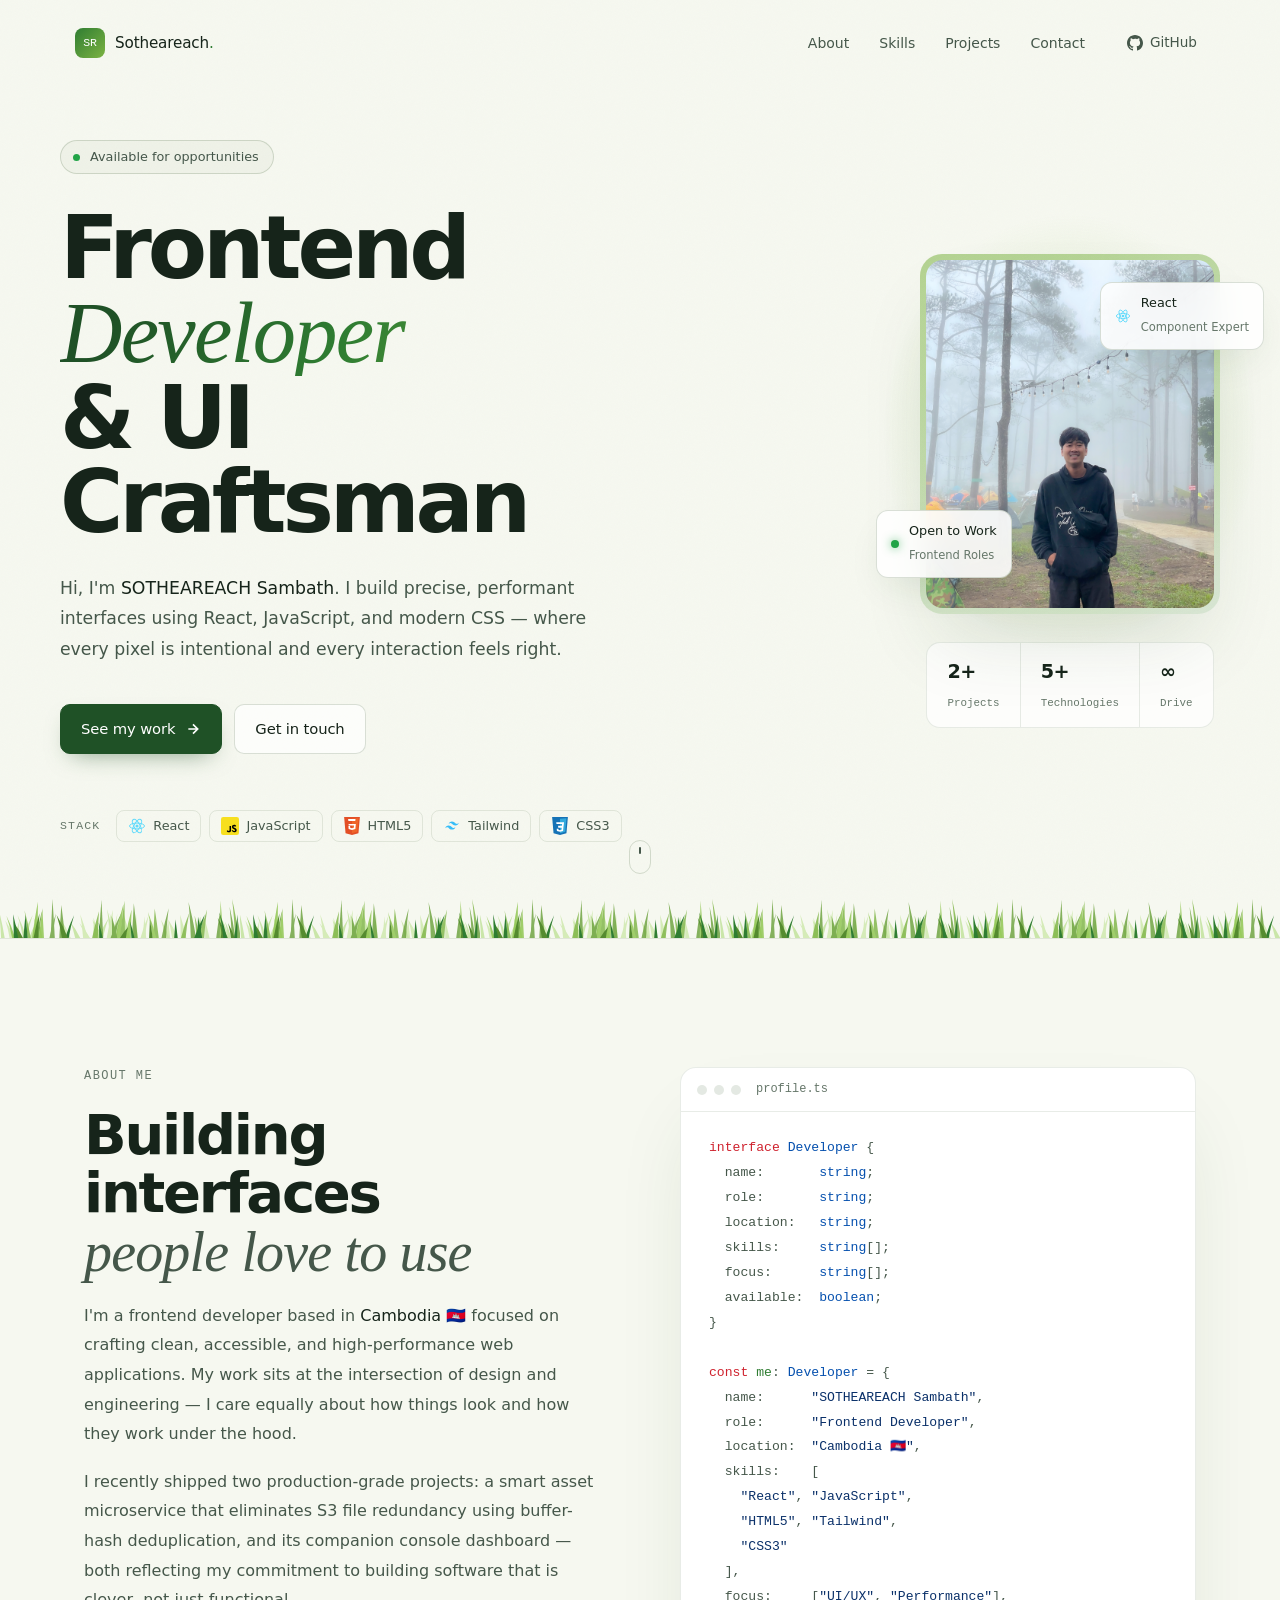
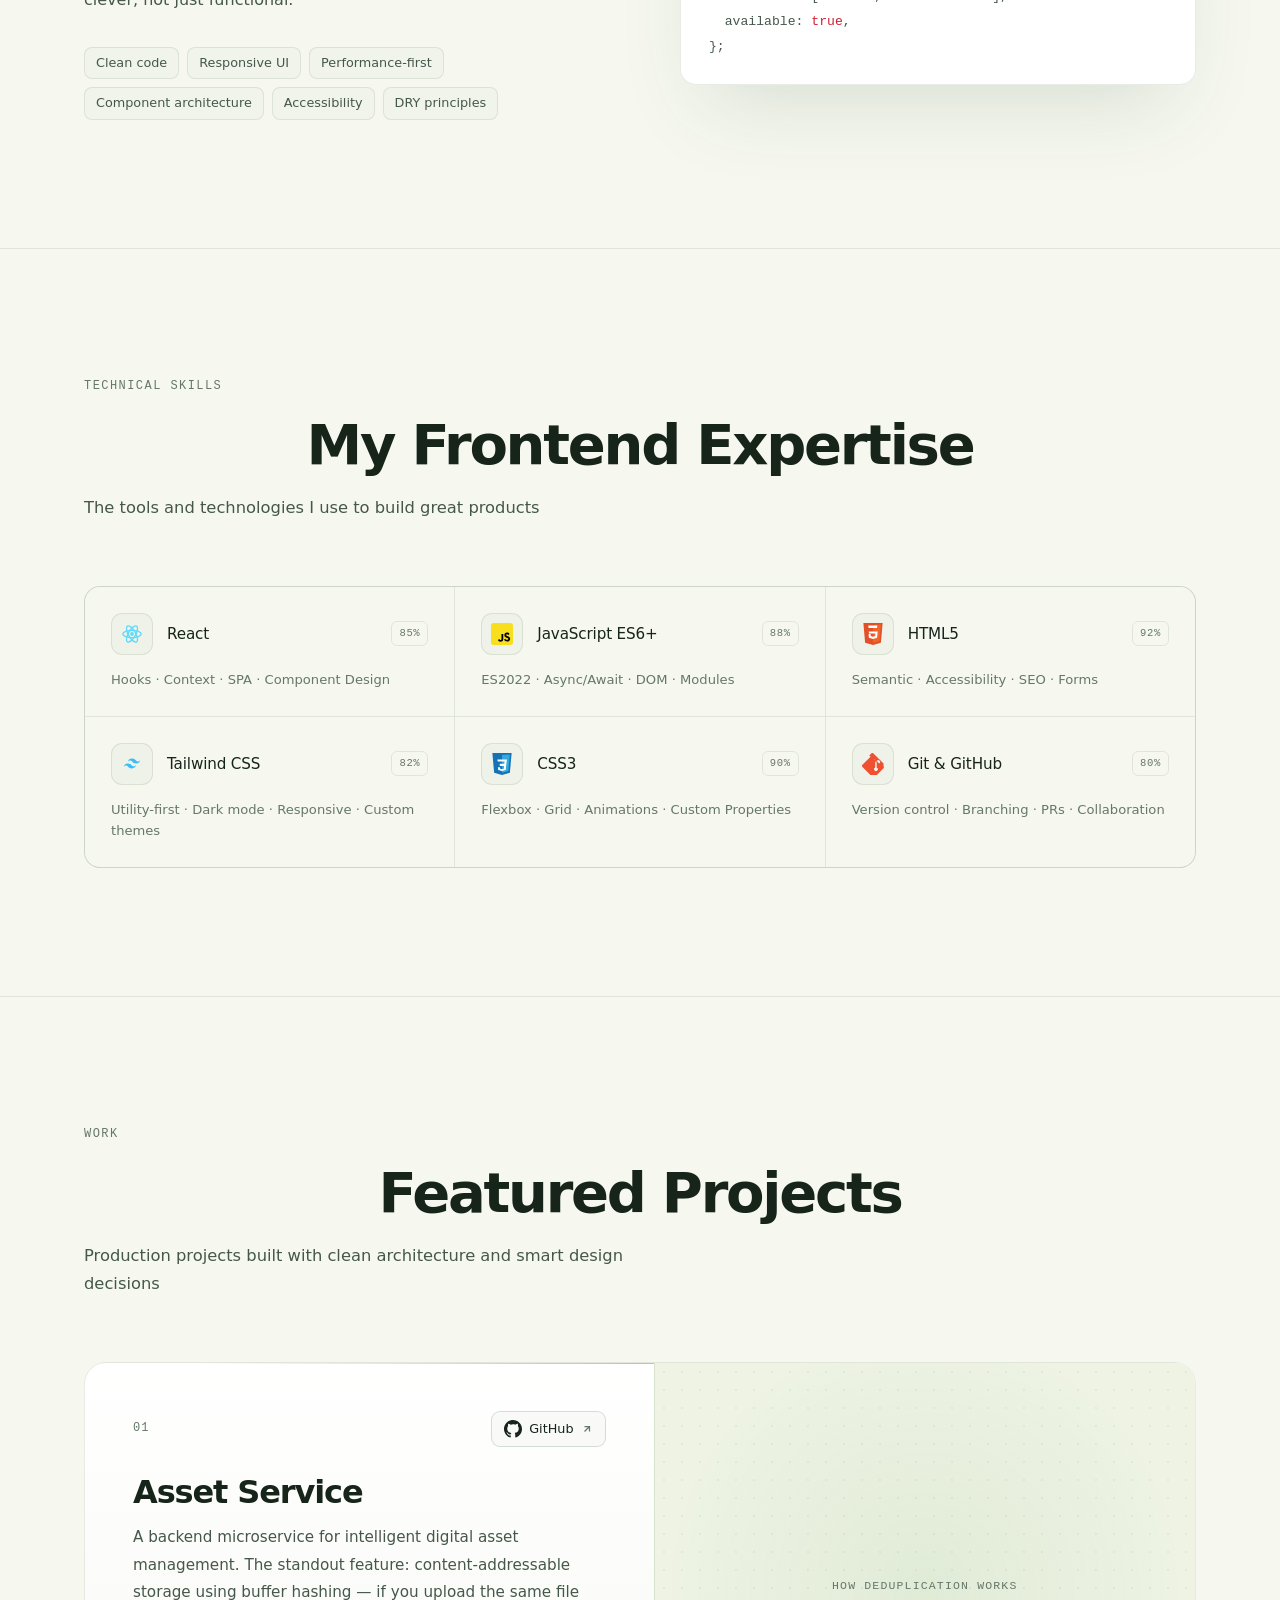
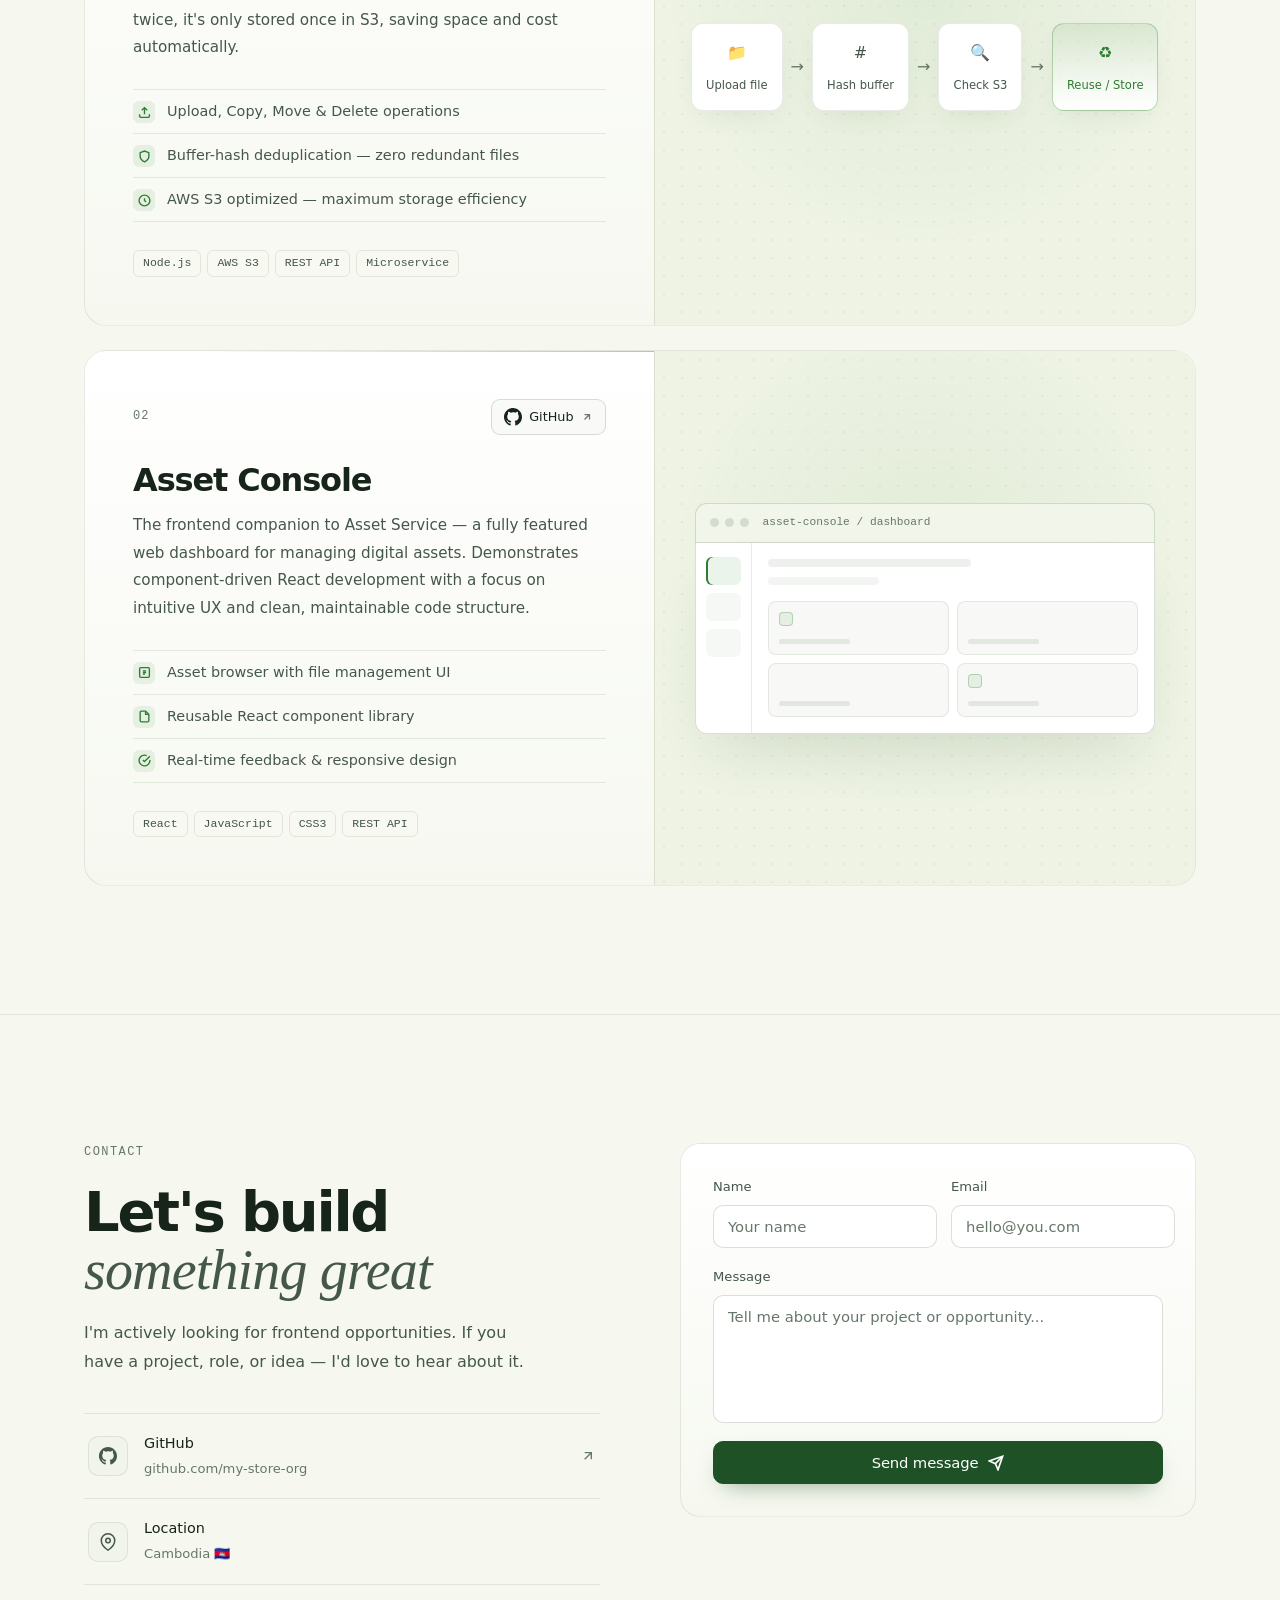
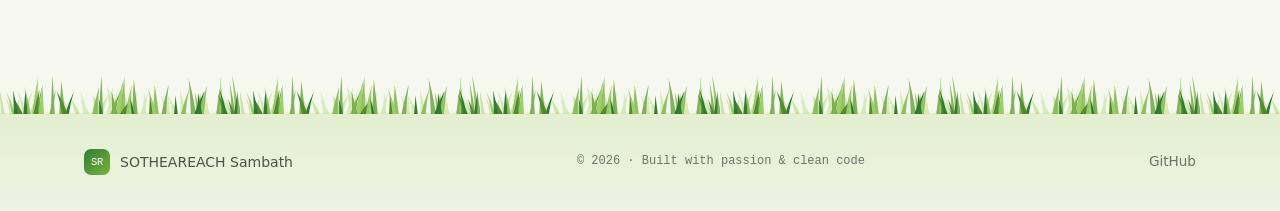
<file: index.backup.html>
<!DOCTYPE html>
<html lang="en">
<head>
  <meta charset="UTF-8" />
  <meta name="viewport" content="width=device-width, initial-scale=1.0" />
  <meta name="description" content="SOTHEAREACH Sambath — Frontend Developer. Crafting pixel-perfect, performant web experiences with React, JavaScript, HTML5, Tailwind CSS." />
  <meta property="og:title" content="SOTHEAREACH Sambath | Frontend Developer" />
  <meta property="og:type" content="website" />
  <title>SOTHEAREACH Sambath — Frontend Developer</title>

  <!-- Fonts -->
  <link rel="preconnect" href="https://fonts.googleapis.com" />
  <link rel="preconnect" href="https://fonts.gstatic.com" crossorigin />
  <link href="https://fonts.googleapis.com/css2?family=Inter:wght@300;400;500;600;700;800;900&family=Fira+Code:wght@400;500;600&display=swap" rel="stylesheet" />
  <link rel="stylesheet" href="style.css" />
</head>
<body>

  <!-- Noise overlay -->
  <div class="noise"></div>

  <!-- Ambient light blobs -->
  <div class="ambient" aria-hidden="true">
    <div class="blob blob-1"></div>
    <div class="blob blob-2"></div>
    <div class="blob blob-3"></div>
  </div>

  <!-- Custom cursor -->
  <div class="cursor" id="cursor"></div>
  <div class="cursor-dot" id="cursorDot"></div>

  <!-- ════════════════════════ NAV ════════════════════════ -->
  <nav class="nav" id="nav">
    <div class="nav-inner">
      <a href="#home" class="nav-brand" id="nav-brand">
        <div class="brand-mark">SR</div>
        <span class="brand-name">Sotheareach<span class="brand-dot">.</span></span>
      </a>

      <ul class="nav-menu" id="navMenu" role="menubar">
        <li role="none"><a href="#about"    class="nav-item" id="ni-about"    role="menuitem">About</a></li>
        <li role="none"><a href="#skills"   class="nav-item" id="ni-skills"   role="menuitem">Skills</a></li>
        <li role="none"><a href="#projects" class="nav-item" id="ni-projects" role="menuitem">Projects</a></li>
        <li role="none"><a href="#contact"  class="nav-item" id="ni-contact"  role="menuitem">Contact</a></li>
      </ul>

      <a href="https://github.com/my-store-org" target="_blank" class="nav-cta" id="nav-github">
        <svg width="16" height="16" viewBox="0 0 24 24" fill="currentColor"><path d="M12 0C5.374 0 0 5.373 0 12c0 5.302 3.438 9.8 8.207 11.387.599.111.793-.261.793-.577v-2.234c-3.338.726-4.033-1.416-4.033-1.416-.546-1.387-1.333-1.756-1.333-1.756-1.089-.745.083-.729.083-.729 1.205.084 1.839 1.237 1.839 1.237 1.07 1.834 2.807 1.304 3.492.997.107-.775.418-1.305.762-1.604-2.665-.305-5.467-1.334-5.467-5.931 0-1.311.469-2.381 1.236-3.221-.124-.303-.535-1.524.117-3.176 0 0 1.008-.322 3.301 1.23A11.509 11.509 0 0 1 12 5.803c1.02.005 2.047.138 3.006.404 2.291-1.552 3.297-1.23 3.297-1.23.653 1.653.242 2.874.118 3.176.77.84 1.235 1.911 1.235 3.221 0 4.609-2.807 5.624-5.479 5.921.43.372.823 1.102.823 2.222v3.293c0 .319.192.694.801.576C20.566 21.797 24 17.3 24 12c0-6.627-5.373-12-12-12z"/></svg>
        GitHub
      </a>

      <button class="burger" id="burger" aria-label="Toggle navigation" aria-expanded="false">
        <span class="burger-line"></span>
        <span class="burger-line"></span>
      </button>
    </div>
  </nav>

  <!-- ════════════════════════ HERO ════════════════════════ -->
  <section id="home" class="hero">
    <div class="hero-wrap">

      <!-- Left column -->
      <div class="hero-left">
        <div class="hero-label reveal">
          <span class="label-dot"></span>
          <span>Available for opportunities</span>
        </div>

        <h1 class="hero-heading reveal">
          <span class="h-line">Frontend</span>
          <span class="h-line h-accent">Developer</span>
          <span class="h-line h-thin">& UI Craftsman</span>
        </h1>

        <p class="hero-bio reveal">
          Hi, I'm <strong>SOTHEAREACH Sambath</strong>. I build precise, 
          performant interfaces using React, JavaScript, and modern CSS — 
          where every pixel is intentional and every interaction feels right.
        </p>

        <div class="hero-actions reveal">
          <a href="#projects" class="btn-primary" id="hero-projects-btn">
            See my work
            <svg width="16" height="16" viewBox="0 0 24 24" fill="none" stroke="currentColor" stroke-width="2.5"><path d="M5 12h14M12 5l7 7-7 7"/></svg>
          </a>
          <a href="#contact" class="btn-ghost" id="hero-contact-btn">Get in touch</a>
        </div>

        <div class="hero-stack reveal">
          <span class="stack-label">Stack</span>
          <div class="stack-items">
            <div class="stack-pill" title="React">
              <!-- React SVG -->
              <svg viewBox="0 0 24 24" width="18" height="18" fill="none"><circle cx="12" cy="12" r="2.05" fill="#61DAFB"/><ellipse cx="12" cy="12" rx="10" ry="3.9" stroke="#61DAFB" stroke-width="1.3" fill="none"/><ellipse cx="12" cy="12" rx="10" ry="3.9" stroke="#61DAFB" stroke-width="1.3" fill="none" transform="rotate(60 12 12)"/><ellipse cx="12" cy="12" rx="10" ry="3.9" stroke="#61DAFB" stroke-width="1.3" fill="none" transform="rotate(120 12 12)"/></svg>
              <span>React</span>
            </div>
            <div class="stack-pill" title="JavaScript">
              <svg viewBox="0 0 24 24" width="18" height="18"><rect width="24" height="24" rx="3" fill="#F7DF1E"/><path d="M7.5 18.5l1.6-1c.3.6.6 1 1.3 1 .6 0 1-.3 1-1.1V12h2v5.5c0 2-1.2 2.9-2.9 2.9-1.6 0-2.5-.8-2.9-1.9zM14 18.3l1.6-1c.4.7 1 1.2 1.9 1.2.8 0 1.3-.4 1.3-1 0-.7-.5-1-1.4-1.3l-.5-.2c-1.4-.6-2.3-1.4-2.3-3 0-1.5 1.1-2.6 2.9-2.6 1.3 0 2.2.4 2.8 1.6l-1.5 1c-.3-.6-.7-.8-1.3-.8-.6 0-1 .4-1 .8 0 .6.4.8 1.3 1.2l.5.2c1.6.7 2.6 1.4 2.6 3.1 0 1.8-1.4 2.7-3.3 2.7-1.8 0-3-1-3.6-2.1z" fill="#000"/></svg>
              <span>JavaScript</span>
            </div>
            <div class="stack-pill" title="HTML5">
              <svg viewBox="0 0 24 24" width="18" height="18"><path d="M1.5 0h21l-1.9 21.6L12 24l-8.6-2.4L1.5 0z" fill="#E34F26"/><path d="M12 2.2v19.4l7-1.9 1.6-18-8.6.5z" fill="#EF652A"/><path d="M7.3 8.2l.3 3.2h7.1l-.3 2.8-2.4.7-2.4-.7-.2-2.1H7.2l.3 4 4.5 1.3 4.5-1.3.6-6.9H7.3zm-.5-5.6h9.9l-.3 2.8H7.2L6.8 2.6z" fill="#fff"/></svg>
              <span>HTML5</span>
            </div>
            <div class="stack-pill" title="Tailwind CSS">
              <svg viewBox="0 0 24 24" width="18" height="18"><path d="M12 6C9.6 6 8.1 7.2 7.5 9.6c.9-1.2 1.95-1.65 3.15-1.35.685.171 1.174.667 1.715 1.215C13.24 10.39 14.265 11.4 16.5 11.4c2.4 0 3.9-1.2 4.5-3.6-.9 1.2-1.95 1.65-3.15 1.35-.685-.171-1.174-.667-1.715-1.215C15.26 7.01 14.235 6 12 6zM7.5 11.4C5.1 11.4 3.6 12.6 3 15c.9-1.2 1.95-1.65 3.15-1.35.685.171 1.174.667 1.715 1.215C8.74 15.79 9.765 16.8 12 16.8c2.4 0 3.9-1.2 4.5-3.6-.9 1.2-1.95 1.65-3.15 1.35-.685-.171-1.174-.667-1.715-1.215C10.76 12.41 9.735 11.4 7.5 11.4z" fill="#38BDF8"/></svg>
              <span>Tailwind</span>
            </div>
            <div class="stack-pill" title="CSS3">
              <svg viewBox="0 0 24 24" width="18" height="18"><path d="M1.5 0h21l-1.9 21.6L12 24l-8.6-2.4L1.5 0z" fill="#1572B6"/><path d="M12 2.2v19.4l7-1.9 1.6-18-8.6.5z" fill="#33A9DC"/><path d="M17.4 7H7l.3 2.4h7.5l-.3 2.4H9.4l.3 2.4h4.6l-.3 2.9-2 .6-2-.6-.1-1.5H7.6l.3 3 4.1 1.1 4.1-1.1.5-5.4.4-2.9L17.4 7z" fill="#fff"/></svg>
              <span>CSS3</span>
            </div>
          </div>
        </div>
      </div>

      <!-- Right column — Avatar -->
      <div class="hero-right reveal">
        <div class="avatar-frame">
          <div class="avatar-glow"></div>
          <div class="avatar-photo">
            <img src="avatar.jpg" alt="SOTHEAREACH Sambath" />
          </div>
          <!-- Floating cards -->
          <div class="float-card fc-top">
            <svg viewBox="0 0 24 24" width="16" height="16" fill="none"><circle cx="12" cy="12" r="2.05" fill="#61DAFB"/><ellipse cx="12" cy="12" rx="10" ry="3.9" stroke="#61DAFB" stroke-width="1.3" fill="none"/><ellipse cx="12" cy="12" rx="10" ry="3.9" stroke="#61DAFB" stroke-width="1.3" fill="none" transform="rotate(60 12 12)"/><ellipse cx="12" cy="12" rx="10" ry="3.9" stroke="#61DAFB" stroke-width="1.3" fill="none" transform="rotate(120 12 12)"/></svg>
            <div class="fc-text">
              <strong>React</strong>
              <span>Component Expert</span>
            </div>
          </div>
          <div class="float-card fc-bottom">
            <div class="fc-dot fc-green"></div>
            <div class="fc-text">
              <strong>Open to Work</strong>
              <span>Frontend Roles</span>
            </div>
          </div>
        </div>

        <!-- Side stats -->
        <div class="hero-stats">
          <div class="hstat">
            <span class="hstat-num">2+</span>
            <span class="hstat-lbl">Projects</span>
          </div>
          <div class="hstat-divider"></div>
          <div class="hstat">
            <span class="hstat-num">5+</span>
            <span class="hstat-lbl">Technologies</span>
          </div>
          <div class="hstat-divider"></div>
          <div class="hstat">
            <span class="hstat-num">∞</span>
            <span class="hstat-lbl">Drive</span>
          </div>
        </div>
      </div>

    </div>

    <!-- Scroll hint -->
    <a href="#about" class="scroll-hint" aria-label="Scroll to about">
      <div class="scroll-mouse">
        <div class="scroll-wheel"></div>
      </div>
    </a>
  </section>

  <!-- ════════════════════════ ABOUT ════════════════════════ -->
  <section id="about" class="section about-section">
    <div class="container">
      <div class="about-grid">

        <div class="about-left">
          <div class="section-eyebrow reveal">About me</div>
          <h2 class="section-title reveal">
            Building interfaces<br/>
            <em>people love to use</em>
          </h2>
          <p class="about-body reveal">
            I'm a frontend developer based in <strong>Cambodia 🇰🇭</strong> focused on 
            crafting clean, accessible, and high-performance web applications. 
            My work sits at the intersection of design and engineering — I care equally 
            about how things look and how they work under the hood.
          </p>
          <p class="about-body reveal">
            I recently shipped two production-grade projects: a smart asset microservice 
            that eliminates S3 file redundancy using buffer-hash deduplication, and its 
            companion console dashboard — both reflecting my commitment to building 
            software that is clever, not just functional.
          </p>

          <div class="about-chips reveal">
            <span class="chip">Clean code</span>
            <span class="chip">Responsive UI</span>
            <span class="chip">Performance-first</span>
            <span class="chip">Component architecture</span>
            <span class="chip">Accessibility</span>
            <span class="chip">DRY principles</span>
          </div>
        </div>

        <div class="about-right reveal">
          <div class="code-card">
            <div class="code-card-bar">
              <div class="cc-dot cc-red"></div>
              <div class="cc-dot cc-yellow"></div>
              <div class="cc-dot cc-green"></div>
              <span class="cc-title">profile.ts</span>
            </div>
            <pre class="code-content"><code
><span class="t-kw">interface</span> <span class="t-ty">Developer</span> {
  name:       <span class="t-ty">string</span>;
  role:       <span class="t-ty">string</span>;
  location:   <span class="t-ty">string</span>;
  skills:     <span class="t-ty">string</span>[];
  focus:      <span class="t-ty">string</span>[];
  available:  <span class="t-ty">boolean</span>;
}

<span class="t-kw">const</span> <span class="t-var">me</span>: <span class="t-ty">Developer</span> = {
  name:      <span class="t-str">"SOTHEAREACH Sambath"</span>,
  role:      <span class="t-str">"Frontend Developer"</span>,
  location:  <span class="t-str">"Cambodia 🇰🇭"</span>,
  skills:    [
    <span class="t-str">"React"</span>, <span class="t-str">"JavaScript"</span>,
    <span class="t-str">"HTML5"</span>, <span class="t-str">"Tailwind"</span>,
    <span class="t-str">"CSS3"</span>
  ],
  focus:     [<span class="t-str">"UI/UX"</span>, <span class="t-str">"Performance"</span>],
  available: <span class="t-kw">true</span>,
};</code></pre>
          </div>
        </div>

      </div>
    </div>
  </section>

  <!-- ════════════════════════ SKILLS ════════════════════════ -->
  <section id="skills" class="section skills-section">
    <div class="container">
      <div class="section-eyebrow reveal" style="text-align:center">Technical Skills</div>
      <h2 class="section-title reveal" style="text-align:center">My Frontend Expertise</h2>
      <p class="section-sub reveal">The tools and technologies I use to build great products</p>

      <div class="skills-grid">

        <!-- React -->
        <div class="skill-item reveal" style="--i:0">
          <div class="skill-top">
            <div class="skill-logo sl-react">
              <svg viewBox="0 0 24 24" width="28" height="28" fill="none"><circle cx="12" cy="12" r="2.05" fill="#61DAFB"/><ellipse cx="12" cy="12" rx="10" ry="3.9" stroke="#61DAFB" stroke-width="1.5" fill="none"/><ellipse cx="12" cy="12" rx="10" ry="3.9" stroke="#61DAFB" stroke-width="1.5" fill="none" transform="rotate(60 12 12)"/><ellipse cx="12" cy="12" rx="10" ry="3.9" stroke="#61DAFB" stroke-width="1.5" fill="none" transform="rotate(120 12 12)"/></svg>
            </div>
            <div class="skill-meta">
              <span class="skill-name">React</span>
              <span class="skill-pct">85%</span>
            </div>
          </div>
          <div class="skill-track"><div class="skill-bar" style="--w:85%;--clr:#61DAFB"></div></div>
          <p class="skill-tags">Hooks · Context · SPA · Component Design</p>
        </div>

        <!-- JavaScript -->
        <div class="skill-item reveal" style="--i:1">
          <div class="skill-top">
            <div class="skill-logo sl-js">
              <svg viewBox="0 0 24 24" width="28" height="28"><rect width="24" height="24" rx="3" fill="#F7DF1E"/><path d="M7.5 18.5l1.6-1c.3.6.6 1 1.3 1 .6 0 1-.3 1-1.1V12h2v5.5c0 2-1.2 2.9-2.9 2.9-1.6 0-2.5-.8-2.9-1.9zM14 18.3l1.6-1c.4.7 1 1.2 1.9 1.2.8 0 1.3-.4 1.3-1 0-.7-.5-1-1.4-1.3l-.5-.2c-1.4-.6-2.3-1.4-2.3-3 0-1.5 1.1-2.6 2.9-2.6 1.3 0 2.2.4 2.8 1.6l-1.5 1c-.3-.6-.7-.8-1.3-.8-.6 0-1 .4-1 .8 0 .6.4.8 1.3 1.2l.5.2c1.6.7 2.6 1.4 2.6 3.1 0 1.8-1.4 2.7-3.3 2.7-1.8 0-3-1-3.6-2.1z" fill="#000"/></svg>
            </div>
            <div class="skill-meta">
              <span class="skill-name">JavaScript ES6+</span>
              <span class="skill-pct">88%</span>
            </div>
          </div>
          <div class="skill-track"><div class="skill-bar" style="--w:88%;--clr:#F7DF1E"></div></div>
          <p class="skill-tags">ES2022 · Async/Await · DOM · Modules</p>
        </div>

        <!-- HTML5 -->
        <div class="skill-item reveal" style="--i:2">
          <div class="skill-top">
            <div class="skill-logo sl-html">
              <svg viewBox="0 0 24 24" width="28" height="28"><path d="M1.5 0h21l-1.9 21.6L12 24l-8.6-2.4L1.5 0z" fill="#E34F26"/><path d="M12 2.2v19.4l7-1.9 1.6-18-8.6.5z" fill="#EF652A"/><path d="M7.3 8.2l.3 3.2h7.1l-.3 2.8-2.4.7-2.4-.7-.2-2.1H7.2l.3 4 4.5 1.3 4.5-1.3.6-6.9H7.3zm-.5-5.6h9.9l-.3 2.8H7.2L6.8 2.6z" fill="#fff"/></svg>
            </div>
            <div class="skill-meta">
              <span class="skill-name">HTML5</span>
              <span class="skill-pct">92%</span>
            </div>
          </div>
          <div class="skill-track"><div class="skill-bar" style="--w:92%;--clr:#E34F26"></div></div>
          <p class="skill-tags">Semantic · Accessibility · SEO · Forms</p>
        </div>

        <!-- Tailwind -->
        <div class="skill-item reveal" style="--i:3">
          <div class="skill-top">
            <div class="skill-logo sl-tailwind">
              <svg viewBox="0 0 24 24" width="28" height="28"><path d="M12 6C9.6 6 8.1 7.2 7.5 9.6c.9-1.2 1.95-1.65 3.15-1.35.685.171 1.174.667 1.715 1.215C13.24 10.39 14.265 11.4 16.5 11.4c2.4 0 3.9-1.2 4.5-3.6-.9 1.2-1.95 1.65-3.15 1.35-.685-.171-1.174-.667-1.715-1.215C15.26 7.01 14.235 6 12 6zM7.5 11.4C5.1 11.4 3.6 12.6 3 15c.9-1.2 1.95-1.65 3.15-1.35.685.171 1.174.667 1.715 1.215C8.74 15.79 9.765 16.8 12 16.8c2.4 0 3.9-1.2 4.5-3.6-.9 1.2-1.95 1.65-3.15 1.35-.685-.171-1.174-.667-1.715-1.215C10.76 12.41 9.735 11.4 7.5 11.4z" fill="#38BDF8"/></svg>
            </div>
            <div class="skill-meta">
              <span class="skill-name">Tailwind CSS</span>
              <span class="skill-pct">82%</span>
            </div>
          </div>
          <div class="skill-track"><div class="skill-bar" style="--w:82%;--clr:#38BDF8"></div></div>
          <p class="skill-tags">Utility-first · Dark mode · Responsive · Custom themes</p>
        </div>

        <!-- CSS3 -->
        <div class="skill-item reveal" style="--i:4">
          <div class="skill-top">
            <div class="skill-logo sl-css">
              <svg viewBox="0 0 24 24" width="28" height="28"><path d="M1.5 0h21l-1.9 21.6L12 24l-8.6-2.4L1.5 0z" fill="#1572B6"/><path d="M12 2.2v19.4l7-1.9 1.6-18-8.6.5z" fill="#33A9DC"/><path d="M17.4 7H7l.3 2.4h7.5l-.3 2.4H9.4l.3 2.4h4.6l-.3 2.9-2 .6-2-.6-.1-1.5H7.6l.3 3 4.1 1.1 4.1-1.1.5-5.4.4-2.9L17.4 7z" fill="#fff"/></svg>
            </div>
            <div class="skill-meta">
              <span class="skill-name">CSS3</span>
              <span class="skill-pct">90%</span>
            </div>
          </div>
          <div class="skill-track"><div class="skill-bar" style="--w:90%;--clr:#1572B6"></div></div>
          <p class="skill-tags">Flexbox · Grid · Animations · Custom Properties</p>
        </div>

        <!-- Git -->
        <div class="skill-item reveal" style="--i:5">
          <div class="skill-top">
            <div class="skill-logo sl-git">
              <svg viewBox="0 0 24 24" width="28" height="28"><path d="M23.5 11.5l-11-11a1.7 1.7 0 00-2.4 0L7.9 2.8l3 3a2 2 0 012.6 2.5l2.9 2.9a2 2 0 112.3.3l-2.7-2.7v7a2 2 0 11-1.6 0V8.5a2 2 0 01-1.1-2.6L10.4 3 .5 12.9a1.7 1.7 0 000 2.4l11 11a1.7 1.7 0 002.4 0l9.6-9.6a1.7 1.7 0 000-2.2z" fill="#F05032"/></svg>
            </div>
            <div class="skill-meta">
              <span class="skill-name">Git & GitHub</span>
              <span class="skill-pct">80%</span>
            </div>
          </div>
          <div class="skill-track"><div class="skill-bar" style="--w:80%;--clr:#F05032"></div></div>
          <p class="skill-tags">Version control · Branching · PRs · Collaboration</p>
        </div>

      </div>
    </div>
  </section>

  <!-- ════════════════════════ PROJECTS ════════════════════════ -->
  <section id="projects" class="section projects-section">
    <div class="container">
      <div class="section-eyebrow reveal" style="text-align:center">Work</div>
      <h2 class="section-title reveal" style="text-align:center">Featured Projects</h2>
      <p class="section-sub reveal">Production projects built with clean architecture and smart design decisions</p>

      <div class="proj-grid">

        <!-- Project 1 — Asset Service -->
        <article class="proj-card pc-cyan reveal" id="proj-asset-service">
          <div class="proj-card-inner">
            <header class="proj-header">
              <div class="proj-num">01</div>
              <div class="proj-links-row">
                <a href="https://github.com/my-store-org/asset-service" target="_blank" class="proj-link" id="asset-service-gh" aria-label="View on GitHub">
                  <svg width="18" height="18" viewBox="0 0 24 24" fill="currentColor"><path d="M12 0C5.374 0 0 5.373 0 12c0 5.302 3.438 9.8 8.207 11.387.599.111.793-.261.793-.577v-2.234c-3.338.726-4.033-1.416-4.033-1.416-.546-1.387-1.333-1.756-1.333-1.756-1.089-.745.083-.729.083-.729 1.205.084 1.839 1.237 1.839 1.237 1.07 1.834 2.807 1.304 3.492.997.107-.775.418-1.305.762-1.604-2.665-.305-5.467-1.334-5.467-5.931 0-1.311.469-2.381 1.236-3.221-.124-.303-.535-1.524.117-3.176 0 0 1.008-.322 3.301 1.23A11.509 11.509 0 0 1 12 5.803c1.02.005 2.047.138 3.006.404 2.291-1.552 3.297-1.23 3.297-1.23.653 1.653.242 2.874.118 3.176.77.84 1.235 1.911 1.235 3.221 0 4.609-2.807 5.624-5.479 5.921.43.372.823 1.102.823 2.222v3.293c0 .319.192.694.801.576C20.566 21.797 24 17.3 24 12c0-6.627-5.373-12-12-12z"/></svg>
                  <span>GitHub</span>
                  <svg width="12" height="12" viewBox="0 0 24 24" fill="none" stroke="currentColor" stroke-width="2.5"><path d="M7 17L17 7M7 7h10v10"/></svg>
                </a>
              </div>
            </header>

            <h3 class="proj-title">Asset Service</h3>
            <p class="proj-desc">A backend microservice for intelligent digital asset management. The standout feature: content-addressable storage using buffer hashing — if you upload the same file twice, it's only stored once in S3, saving space and cost automatically.</p>

            <div class="proj-features">
              <div class="pf-row">
                <div class="pf-icon pf-cyan">
                  <svg width="13" height="13" viewBox="0 0 24 24" fill="none" stroke="currentColor" stroke-width="2.5"><path d="M21 15v4a2 2 0 01-2 2H5a2 2 0 01-2-2v-4M17 8l-5-5-5 5M12 3v12"/></svg>
                </div>
                <span>Upload, Copy, Move & Delete operations</span>
              </div>
              <div class="pf-row">
                <div class="pf-icon pf-cyan">
                  <svg width="13" height="13" viewBox="0 0 24 24" fill="none" stroke="currentColor" stroke-width="2.5"><path d="M12 22s8-4 8-10V5l-8-3-8 3v7c0 6 8 10 8 10z"/></svg>
                </div>
                <span>Buffer-hash deduplication — zero redundant files</span>
              </div>
              <div class="pf-row">
                <div class="pf-icon pf-cyan">
                  <svg width="13" height="13" viewBox="0 0 24 24" fill="none" stroke="currentColor" stroke-width="2.5"><circle cx="12" cy="12" r="10"/><path d="M12 8v4l3 3"/></svg>
                </div>
                <span>AWS S3 optimized — maximum storage efficiency</span>
              </div>
            </div>

            <div class="proj-tech-row">
              <span class="pt">Node.js</span>
              <span class="pt">AWS S3</span>
              <span class="pt">REST API</span>
              <span class="pt">Microservice</span>
            </div>
          </div>

          <!-- Deduplication diagram -->
          <div class="proj-diagram">
            <div class="diag-label">How deduplication works</div>
            <div class="diag-flow">
              <div class="diag-step">
                <div class="ds-icon">📁</div>
                <span>Upload file</span>
              </div>
              <div class="diag-arrow">→</div>
              <div class="diag-step">
                <div class="ds-icon">#</div>
                <span>Hash buffer</span>
              </div>
              <div class="diag-arrow">→</div>
              <div class="diag-step">
                <div class="ds-icon">🔍</div>
                <span>Check S3</span>
              </div>
              <div class="diag-arrow">→</div>
              <div class="diag-step ds-reuse">
                <div class="ds-icon">♻️</div>
                <span>Reuse / Store</span>
              </div>
            </div>
          </div>
        </article>

        <!-- Project 2 — Asset Console -->
        <article class="proj-card pc-purple reveal" id="proj-asset-console">
          <div class="proj-card-inner">
            <header class="proj-header">
              <div class="proj-num pn-purple">02</div>
              <div class="proj-links-row">
                <a href="https://github.com/my-store-org/asset-console" target="_blank" class="proj-link pl-purple" id="asset-console-gh" aria-label="View on GitHub">
                  <svg width="18" height="18" viewBox="0 0 24 24" fill="currentColor"><path d="M12 0C5.374 0 0 5.373 0 12c0 5.302 3.438 9.8 8.207 11.387.599.111.793-.261.793-.577v-2.234c-3.338.726-4.033-1.416-4.033-1.416-.546-1.387-1.333-1.756-1.333-1.756-1.089-.745.083-.729.083-.729 1.205.084 1.839 1.237 1.839 1.237 1.07 1.834 2.807 1.304 3.492.997.107-.775.418-1.305.762-1.604-2.665-.305-5.467-1.334-5.467-5.931 0-1.311.469-2.381 1.236-3.221-.124-.303-.535-1.524.117-3.176 0 0 1.008-.322 3.301 1.23A11.509 11.509 0 0 1 12 5.803c1.02.005 2.047.138 3.006.404 2.291-1.552 3.297-1.23 3.297-1.23.653 1.653.242 2.874.118 3.176.77.84 1.235 1.911 1.235 3.221 0 4.609-2.807 5.624-5.479 5.921.43.372.823 1.102.823 2.222v3.293c0 .319.192.694.801.576C20.566 21.797 24 17.3 24 12c0-6.627-5.373-12-12-12z"/></svg>
                  <span>GitHub</span>
                  <svg width="12" height="12" viewBox="0 0 24 24" fill="none" stroke="currentColor" stroke-width="2.5"><path d="M7 17L17 7M7 7h10v10"/></svg>
                </a>
              </div>
            </header>

            <h3 class="proj-title">Asset Console</h3>
            <p class="proj-desc">The frontend companion to Asset Service — a fully featured web dashboard for managing digital assets. Demonstrates component-driven React development with a focus on intuitive UX and clean, maintainable code structure.</p>

            <div class="proj-features">
              <div class="pf-row">
                <div class="pf-icon pf-purple">
                  <svg width="13" height="13" viewBox="0 0 24 24" fill="none" stroke="currentColor" stroke-width="2.5"><rect x="3" y="3" width="18" height="18" rx="2"/><path d="M9 9h6M9 12h6M9 15h4"/></svg>
                </div>
                <span>Asset browser with file management UI</span>
              </div>
              <div class="pf-row">
                <div class="pf-icon pf-purple">
                  <svg width="13" height="13" viewBox="0 0 24 24" fill="none" stroke="currentColor" stroke-width="2.5"><path d="M14 2H6a2 2 0 00-2 2v16a2 2 0 002 2h12a2 2 0 002-2V8z"/><polyline points="14 2 14 8 20 8"/></svg>
                </div>
                <span>Reusable React component library</span>
              </div>
              <div class="pf-row">
                <div class="pf-icon pf-purple">
                  <svg width="13" height="13" viewBox="0 0 24 24" fill="none" stroke="currentColor" stroke-width="2.5"><path d="M22 11.08V12a10 10 0 11-5.93-9.14"/><polyline points="22 4 12 14.01 9 11.01"/></svg>
                </div>
                <span>Real-time feedback & responsive design</span>
              </div>
            </div>

            <div class="proj-tech-row">
              <span class="pt pt-purple">React</span>
              <span class="pt pt-purple">JavaScript</span>
              <span class="pt pt-purple">CSS3</span>
              <span class="pt pt-purple">REST API</span>
            </div>
          </div>

          <!-- UI mockup mini -->
          <div class="proj-mockup">
            <div class="mock-bar">
              <div class="mock-dot md-r"></div><div class="mock-dot md-y"></div><div class="mock-dot md-g"></div>
              <span class="mock-url">asset-console / dashboard</span>
            </div>
            <div class="mock-body">
              <div class="mock-sidebar">
                <div class="mock-si active"></div>
                <div class="mock-si"></div>
                <div class="mock-si"></div>
              </div>
              <div class="mock-content">
                <div class="mock-row mr-wide"></div>
                <div class="mock-row mr-short"></div>
                <div class="mock-files">
                  <div class="mock-file mf-img"></div>
                  <div class="mock-file mf-doc"></div>
                  <div class="mock-file mf-vid"></div>
                  <div class="mock-file mf-img"></div>
                </div>
              </div>
            </div>
          </div>
        </article>

      </div>
    </div>
  </section>

  <!-- ════════════════════════ CONTACT ════════════════════════ -->
  <section id="contact" class="section contact-section">
    <div class="container">
      <div class="contact-wrap">

        <div class="contact-left">
          <div class="section-eyebrow reveal">Contact</div>
          <h2 class="section-title reveal">Let's build<br/><em>something great</em></h2>
          <p class="contact-sub reveal">I'm actively looking for frontend opportunities. If you have a project, role, or idea — I'd love to hear about it.</p>

          <div class="contact-list reveal">
            <a href="https://github.com/my-store-org" target="_blank" class="clink" id="contact-github">
              <div class="clink-icon">
                <svg width="20" height="20" viewBox="0 0 24 24" fill="currentColor"><path d="M12 0C5.374 0 0 5.373 0 12c0 5.302 3.438 9.8 8.207 11.387.599.111.793-.261.793-.577v-2.234c-3.338.726-4.033-1.416-4.033-1.416-.546-1.387-1.333-1.756-1.333-1.756-1.089-.745.083-.729.083-.729 1.205.084 1.839 1.237 1.839 1.237 1.07 1.834 2.807 1.304 3.492.997.107-.775.418-1.305.762-1.604-2.665-.305-5.467-1.334-5.467-5.931 0-1.311.469-2.381 1.236-3.221-.124-.303-.535-1.524.117-3.176 0 0 1.008-.322 3.301 1.23A11.509 11.509 0 0 1 12 5.803c1.02.005 2.047.138 3.006.404 2.291-1.552 3.297-1.23 3.297-1.23.653 1.653.242 2.874.118 3.176.77.84 1.235 1.911 1.235 3.221 0 4.609-2.807 5.624-5.479 5.921.43.372.823 1.102.823 2.222v3.293c0 .319.192.694.801.576C20.566 21.797 24 17.3 24 12c0-6.627-5.373-12-12-12z"/></svg>
              </div>
              <div class="clink-body">
                <strong>GitHub</strong>
                <span>github.com/my-store-org</span>
              </div>
              <svg class="clink-arr" width="16" height="16" viewBox="0 0 24 24" fill="none" stroke="currentColor" stroke-width="2"><path d="M7 17L17 7M7 7h10v10"/></svg>
            </a>

            <div class="clink" id="contact-location">
              <div class="clink-icon">
                <svg width="20" height="20" viewBox="0 0 24 24" fill="none" stroke="currentColor" stroke-width="2"><path d="M21 10c0 7-9 13-9 13s-9-6-9-13a9 9 0 0118 0z"/><circle cx="12" cy="10" r="3"/></svg>
              </div>
              <div class="clink-body">
                <strong>Location</strong>
                <span>Cambodia 🇰🇭</span>
              </div>
            </div>
          </div>
        </div>

        <div class="contact-right reveal">
          <form class="cform" id="contactForm">
            <div class="cform-row">
              <div class="cfield">
                <label for="cf-name">Name</label>
                <input type="text" id="cf-name" name="name" placeholder="Your name" required autocomplete="name" />
              </div>
              <div class="cfield">
                <label for="cf-email">Email</label>
                <input type="email" id="cf-email" name="email" placeholder="hello@you.com" required autocomplete="email" />
              </div>
            </div>
            <div class="cfield">
              <label for="cf-message">Message</label>
              <textarea id="cf-message" name="message" rows="6" placeholder="Tell me about your project or opportunity..." required></textarea>
            </div>
            <button type="submit" class="btn-primary w-full" id="send-message-btn">
              Send message
              <svg width="16" height="16" viewBox="0 0 24 24" fill="none" stroke="currentColor" stroke-width="2.5"><line x1="22" y1="2" x2="11" y2="13"/><polygon points="22 2 15 22 11 13 2 9 22 2"/></svg>
            </button>
          </form>
        </div>

      </div>
    </div>
  </section>

  <!-- ════════════════════════ FOOTER ════════════════════════ -->
  <footer class="footer">
    <div class="container footer-inner">
      <div class="footer-brand">
        <div class="brand-mark sm">SR</div>
        <span>SOTHEAREACH Sambath</span>
      </div>
      <p class="footer-copy">© 2026 · Built with passion & clean code</p>
      <div class="footer-links">
        <a href="https://github.com/my-store-org" target="_blank" id="footer-github">GitHub</a>
      </div>
    </div>
  </footer>

  <script src="script.js"></script>
</body>
</html>
</file>
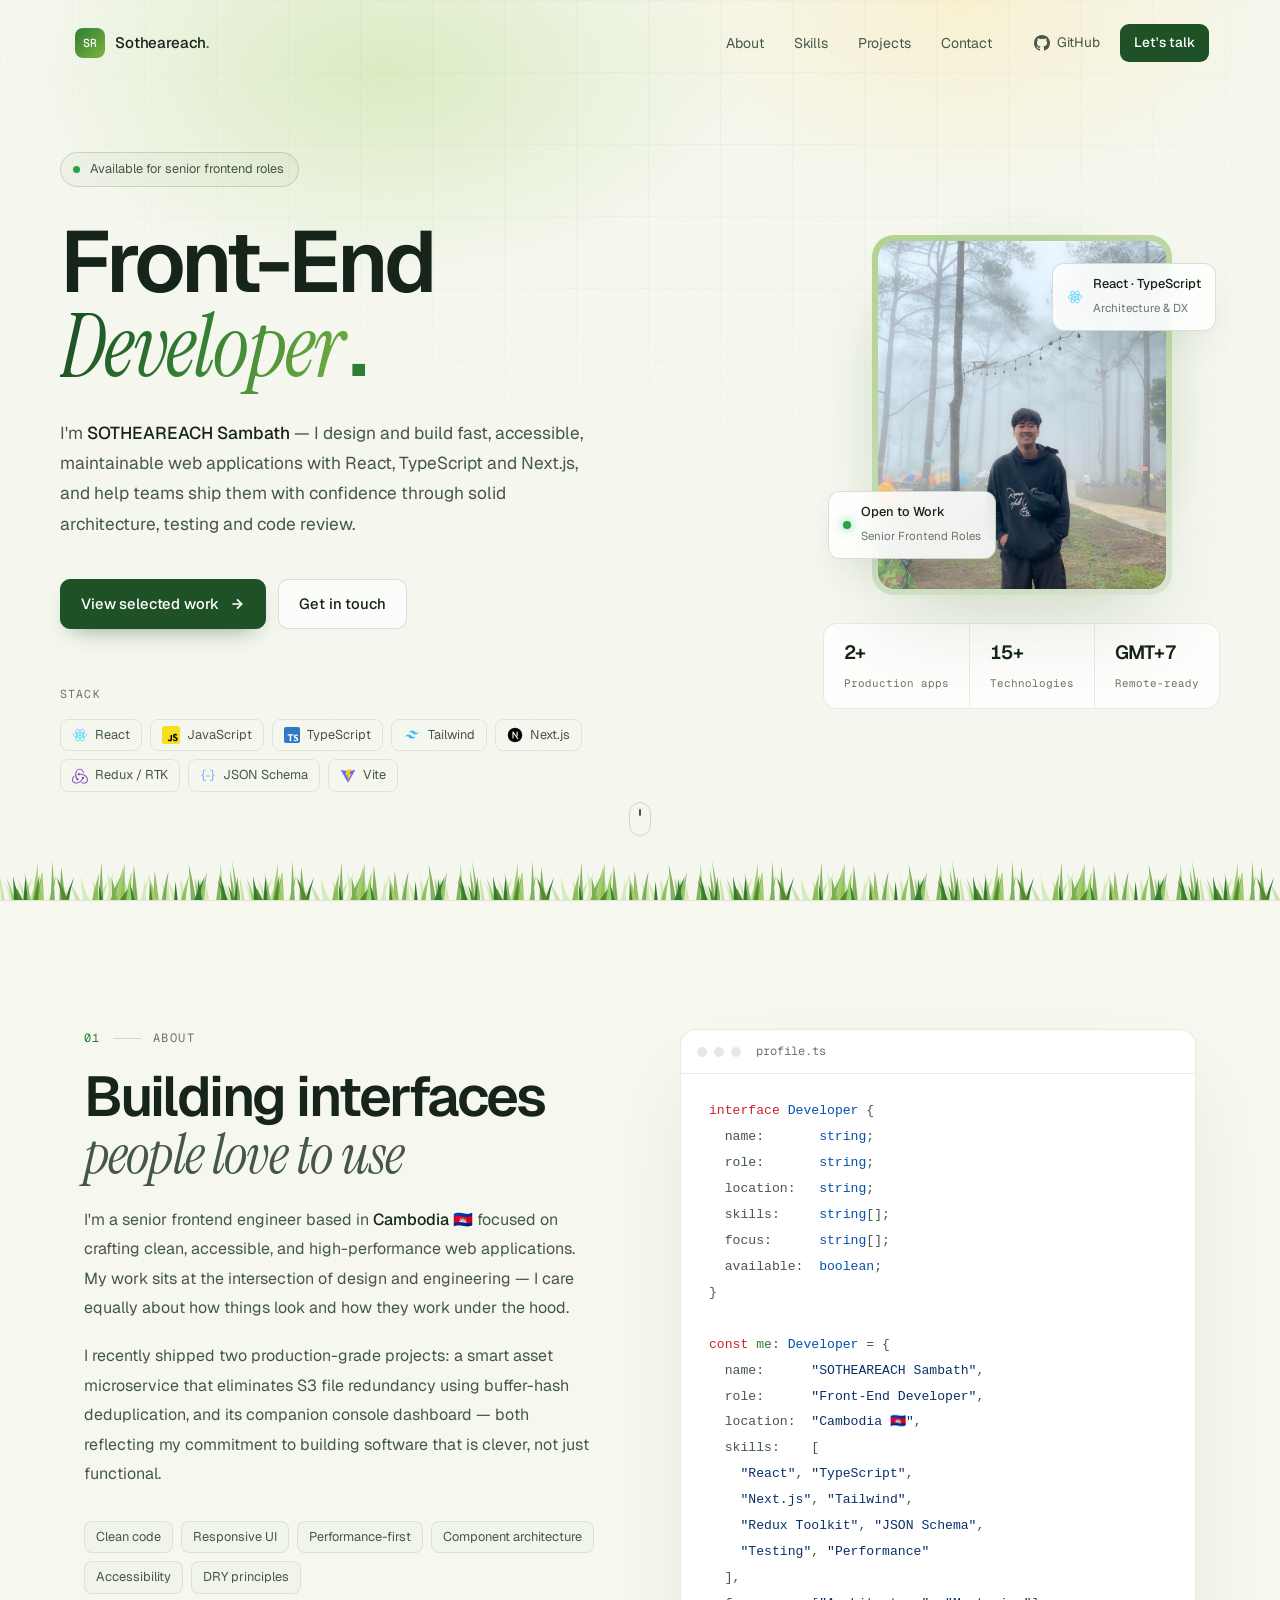
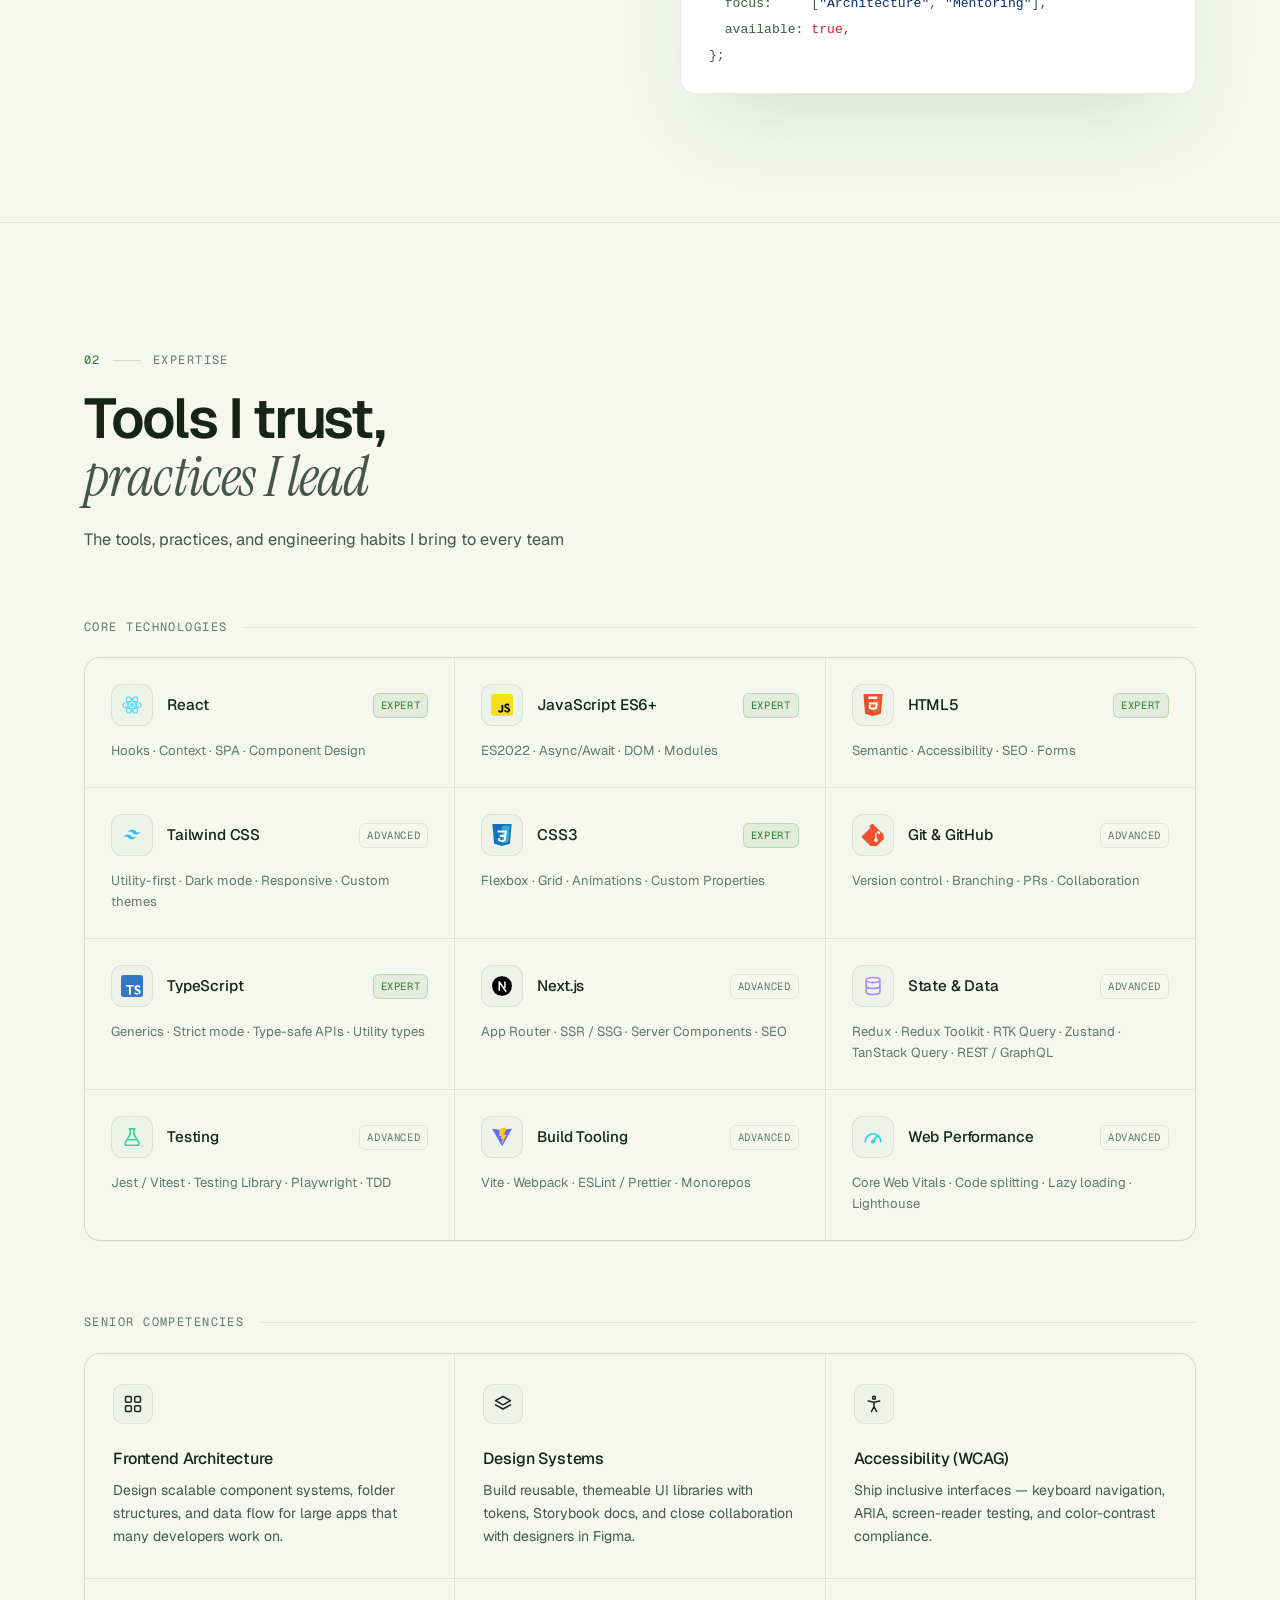
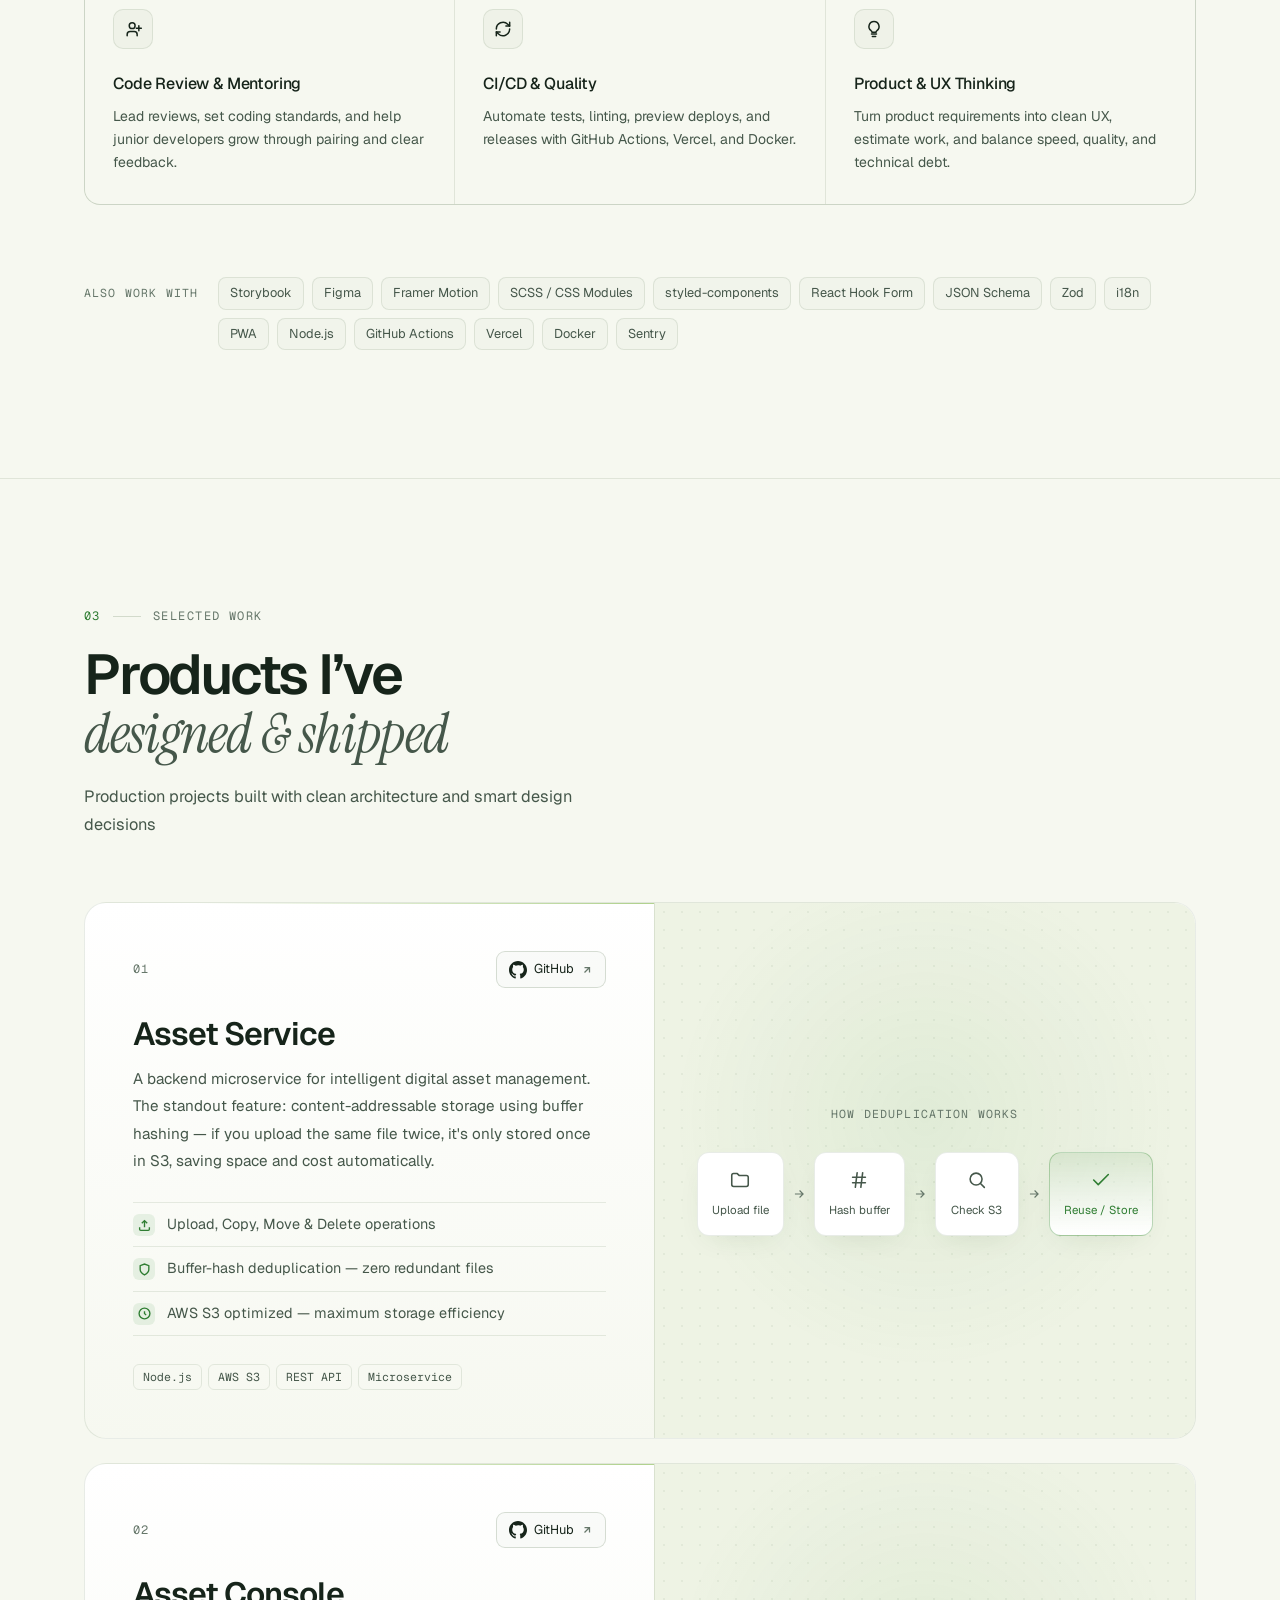
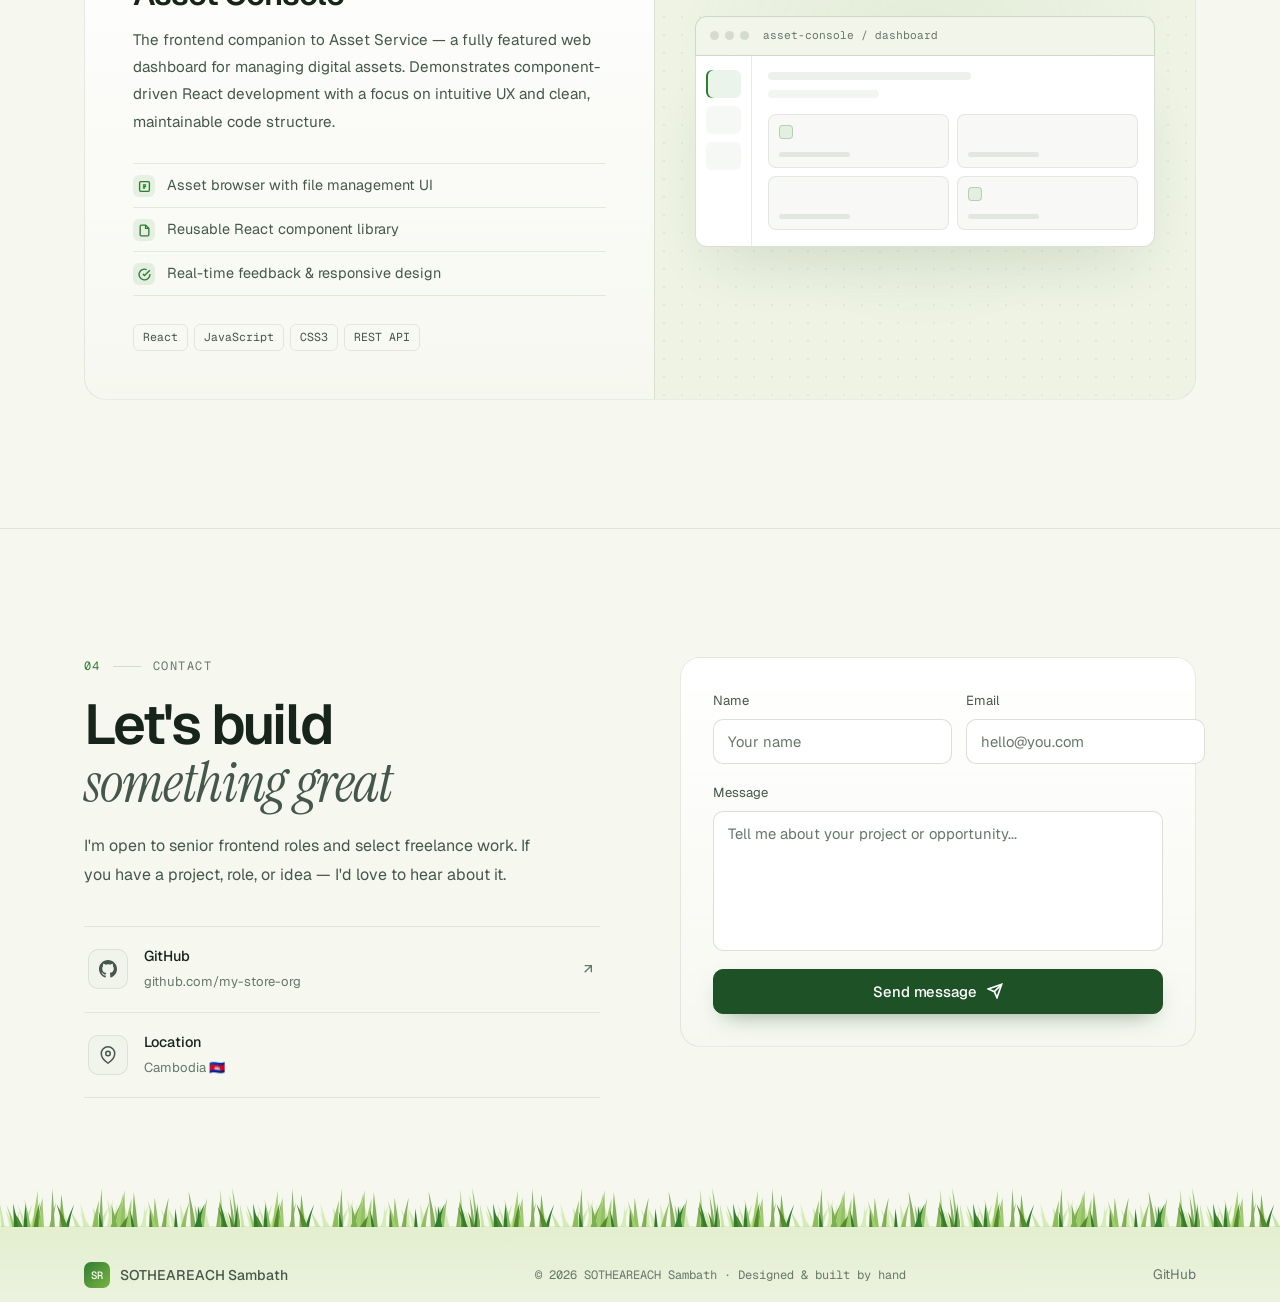
<file: index.dark.backup.html>
<!DOCTYPE html>
<html lang="en">
<head>
  <meta charset="UTF-8" />
  <meta name="viewport" content="width=device-width, initial-scale=1.0" />
  <meta name="description" content="SOTHEAREACH Sambath — Front-End Developer. Building fast, accessible, scalable web applications with React, TypeScript and Next.js." />
  <meta property="og:title" content="SOTHEAREACH Sambath | Front-End Developer" />
  <meta property="og:type" content="website" />
  <title>SOTHEAREACH Sambath — Front-End Developer</title>
  <meta name="theme-color" content="#07080a" />

  <!-- Fonts -->
  <link rel="preconnect" href="https://fonts.googleapis.com" />
  <link rel="preconnect" href="https://fonts.gstatic.com" crossorigin />
  <link href="https://fonts.googleapis.com/css2?family=Geist:wght@300..800&family=Geist+Mono:wght@400;500&family=Instrument+Serif:ital@0;1&display=swap" rel="stylesheet" />
  <link rel="stylesheet" href="style.css" />
</head>
<body>

  <!-- Noise overlay -->
  <div class="noise"></div>

  <!-- Background grid -->
  <div class="bg-grid" aria-hidden="true"></div>
  <div class="bg-glow" aria-hidden="true"></div>

  <!-- ════════════════════════ NAV ════════════════════════ -->
  <nav class="nav" id="nav">
    <div class="nav-inner">
      <a href="#home" class="nav-brand" id="nav-brand">
        <div class="brand-mark">SR</div>
        <span class="brand-name">Sotheareach<span class="brand-dot">.</span></span>
      </a>

      <ul class="nav-menu" id="navMenu" role="menubar">
        <li role="none"><a href="#about"    class="nav-item" id="ni-about"    role="menuitem">About</a></li>
        <li role="none"><a href="#skills"   class="nav-item" id="ni-skills"   role="menuitem">Skills</a></li>
        <li role="none"><a href="#projects" class="nav-item" id="ni-projects" role="menuitem">Projects</a></li>
        <li role="none"><a href="#contact"  class="nav-item" id="ni-contact"  role="menuitem">Contact</a></li>
      </ul>

      <a href="https://github.com/my-store-org" target="_blank" class="nav-cta" id="nav-github">
        <svg width="16" height="16" viewBox="0 0 24 24" fill="currentColor"><path d="M12 0C5.374 0 0 5.373 0 12c0 5.302 3.438 9.8 8.207 11.387.599.111.793-.261.793-.577v-2.234c-3.338.726-4.033-1.416-4.033-1.416-.546-1.387-1.333-1.756-1.333-1.756-1.089-.745.083-.729.083-.729 1.205.084 1.839 1.237 1.839 1.237 1.07 1.834 2.807 1.304 3.492.997.107-.775.418-1.305.762-1.604-2.665-.305-5.467-1.334-5.467-5.931 0-1.311.469-2.381 1.236-3.221-.124-.303-.535-1.524.117-3.176 0 0 1.008-.322 3.301 1.23A11.509 11.509 0 0 1 12 5.803c1.02.005 2.047.138 3.006.404 2.291-1.552 3.297-1.23 3.297-1.23.653 1.653.242 2.874.118 3.176.77.84 1.235 1.911 1.235 3.221 0 4.609-2.807 5.624-5.479 5.921.43.372.823 1.102.823 2.222v3.293c0 .319.192.694.801.576C20.566 21.797 24 17.3 24 12c0-6.627-5.373-12-12-12z"/></svg>
        <span>GitHub</span>
      </a>
      <a href="#contact" class="nav-hire" id="nav-hire">Let's talk</a>

      <button class="burger" id="burger" aria-label="Toggle navigation" aria-expanded="false">
        <span class="burger-line"></span>
        <span class="burger-line"></span>
      </button>
    </div>
  </nav>

  <!-- ════════════════════════ HERO ════════════════════════ -->
  <section id="home" class="hero">
    <div class="hero-wrap">

      <!-- Left column -->
      <div class="hero-left">
        <div class="hero-label reveal">
          <span class="label-dot"></span>
          <span>Available for senior frontend roles</span>
        </div>

        <h1 class="hero-heading reveal">
          <span class="h-line">Front-End</span>
          <span class="h-line"><span class="h-accent">Developer</span><span class="h-period">.</span></span>
        </h1>

        <p class="hero-bio reveal">
          I'm <strong>SOTHEAREACH Sambath</strong> — I design and build fast, accessible,
          maintainable web applications with React, TypeScript and Next.js, and help
          teams ship them with confidence through solid architecture, testing and code review.
        </p>

        <div class="hero-actions reveal">
          <a href="#projects" class="btn-primary" id="hero-projects-btn">
            View selected work
            <svg width="16" height="16" viewBox="0 0 24 24" fill="none" stroke="currentColor" stroke-width="2.5"><path d="M5 12h14M12 5l7 7-7 7"/></svg>
          </a>
          <a href="#contact" class="btn-ghost" id="hero-contact-btn">Get in touch</a>
        </div>

        <div class="hero-stack reveal">
          <span class="stack-label">Stack</span>
          <div class="stack-items">
            <div class="stack-pill" title="React">
              <!-- React SVG -->
              <svg viewBox="0 0 24 24" width="16" height="16" fill="none"><circle cx="12" cy="12" r="2.05" fill="#61DAFB"/><ellipse cx="12" cy="12" rx="10" ry="3.9" stroke="#61DAFB" stroke-width="1.3" fill="none"/><ellipse cx="12" cy="12" rx="10" ry="3.9" stroke="#61DAFB" stroke-width="1.3" fill="none" transform="rotate(60 12 12)"/><ellipse cx="12" cy="12" rx="10" ry="3.9" stroke="#61DAFB" stroke-width="1.3" fill="none" transform="rotate(120 12 12)"/></svg>
              <span>React</span>
            </div>
            <div class="stack-pill" title="JavaScript">
              <svg viewBox="0 0 24 24" width="18" height="18"><rect width="24" height="24" rx="3" fill="#F7DF1E"/><path d="M7.5 18.5l1.6-1c.3.6.6 1 1.3 1 .6 0 1-.3 1-1.1V12h2v5.5c0 2-1.2 2.9-2.9 2.9-1.6 0-2.5-.8-2.9-1.9zM14 18.3l1.6-1c.4.7 1 1.2 1.9 1.2.8 0 1.3-.4 1.3-1 0-.7-.5-1-1.4-1.3l-.5-.2c-1.4-.6-2.3-1.4-2.3-3 0-1.5 1.1-2.6 2.9-2.6 1.3 0 2.2.4 2.8 1.6l-1.5 1c-.3-.6-.7-.8-1.3-.8-.6 0-1 .4-1 .8 0 .6.4.8 1.3 1.2l.5.2c1.6.7 2.6 1.4 2.6 3.1 0 1.8-1.4 2.7-3.3 2.7-1.8 0-3-1-3.6-2.1z" fill="#000"/></svg>
              <span>JavaScript</span>
            </div>
            <div class="stack-pill" title="TypeScript">
              <svg viewBox="0 0 24 24" width="16" height="16"><rect width="24" height="24" rx="3" fill="#3178C6"/><path d="M5.5 12.6h3.1v8.6h2.2v-8.6H14v-1.8H5.5v1.8zm9.2 7.9c.8.5 2 .8 3.1.8 2.2 0 3.6-1 3.6-2.9 0-1.6-.9-2.3-2.6-3l-.6-.3c-.9-.4-1.3-.7-1.3-1.3 0-.5.4-.9 1.1-.9.6 0 1.1.3 1.5.9l1.6-1.1c-.7-1.2-1.7-1.6-3.1-1.6-2 0-3.3 1.3-3.3 2.9 0 1.8 1 2.6 2.6 3.3l.6.3c1 .4 1.5.7 1.5 1.4 0 .6-.5 1-1.4 1-1 0-1.7-.5-2.2-1.3l-1.7 1z" fill="#fff"/></svg>
              <span>TypeScript</span>
            </div>
            <div class="stack-pill" title="Tailwind CSS">
              <svg viewBox="0 0 24 24" width="18" height="18"><path d="M12 6C9.6 6 8.1 7.2 7.5 9.6c.9-1.2 1.95-1.65 3.15-1.35.685.171 1.174.667 1.715 1.215C13.24 10.39 14.265 11.4 16.5 11.4c2.4 0 3.9-1.2 4.5-3.6-.9 1.2-1.95 1.65-3.15 1.35-.685-.171-1.174-.667-1.715-1.215C15.26 7.01 14.235 6 12 6zM7.5 11.4C5.1 11.4 3.6 12.6 3 15c.9-1.2 1.95-1.65 3.15-1.35.685.171 1.174.667 1.715 1.215C8.74 15.79 9.765 16.8 12 16.8c2.4 0 3.9-1.2 4.5-3.6-.9 1.2-1.95 1.65-3.15 1.35-.685-.171-1.174-.667-1.715-1.215C10.76 12.41 9.735 11.4 7.5 11.4z" fill="#38BDF8"/></svg>
              <span>Tailwind</span>
            </div>
            <div class="stack-pill" title="Next.js">
              <svg viewBox="0 0 24 24" width="16" height="16"><circle cx="12" cy="12" r="11" fill="#000" stroke="#fff" stroke-opacity=".35"/><path d="M9 7.5v9M9 7.5l7.2 10.2M15.2 7.5v6" stroke="#fff" stroke-width="1.6" stroke-linecap="round" fill="none"/></svg>
              <span>Next.js</span>
            </div>
            <div class="stack-pill" title="Redux &amp; Redux Toolkit">
              <svg viewBox="0 0 24 24" width="16" height="16"><path fill="#764ABC" d="M16.634 16.504c.87-.075 1.543-.84 1.5-1.754-.047-.914-.796-1.648-1.709-1.648h-.061a1.71 1.71 0 00-1.648 1.769c.03.479.226.869.494 1.153-1.048 2.038-2.621 3.536-5.005 4.795-1.603.838-3.296 1.154-4.944.93-1.378-.195-2.456-.81-3.116-1.799-.988-1.499-1.078-3.116-.255-4.734.6-1.17 1.499-2.023 2.099-2.443a9.96 9.96 0 01-.42-1.543C-.868 14.408-.416 18.752.932 20.805c1.004 1.498 3.057 2.456 5.304 2.456.6 0 1.23-.044 1.843-.194 3.897-.749 6.848-3.086 8.541-6.532zm5.348-3.746c-2.32-2.728-5.738-4.226-9.634-4.226h-.51c-.253-.554-.837-.899-1.498-.899h-.045c-.943 0-1.678.81-1.647 1.753.03.898.794 1.648 1.708 1.648h.074a1.69 1.69 0 001.499-1.049h.555c2.309 0 4.495.674 6.488 1.993 1.527 1.005 2.622 2.323 3.237 3.897.538 1.288.509 2.547-.045 3.597-.855 1.647-2.294 2.517-4.196 2.517-1.199 0-2.367-.375-2.967-.644-.36.298-.96.793-1.394 1.093 1.318.598 2.652.943 3.94.943 2.922 0 5.094-1.647 5.919-3.236.898-1.798.824-4.824-1.47-7.416zM6.49 17.042c.03.899.793 1.648 1.708 1.648h.06a1.688 1.688 0 001.648-1.768c0-.9-.779-1.647-1.693-1.647h-.06c-.06 0-.15 0-.226.029-1.243-2.098-1.768-4.347-1.572-6.772.12-1.828.72-3.417 1.797-4.735.9-1.124 2.593-1.68 3.747-1.708 3.236-.061 4.585 3.971 4.689 5.574l1.498.45C17.741 3.704 14.686 1.2 11.764 1.2 9.02 1.2 6.49 3.177 5.47 6.091 4.077 9.985 4.991 13.715 6.7 16.684c-.15.195-.24.539-.21.868z"/></svg>
              <span>Redux / RTK</span>
            </div>
            <div class="stack-pill" title="JSON Schema">
              <svg viewBox="0 0 24 24" width="16" height="16" fill="none" stroke="#9aaeff" stroke-width="1.8" stroke-linecap="round" stroke-linejoin="round"><path d="M8 3H7a2 2 0 00-2 2v4a2 2 0 01-2 2 2 2 0 012 2v4a2 2 0 002 2h1M16 3h1a2 2 0 012 2v4a2 2 0 002 2 2 2 0 00-2 2v4a2 2 0 01-2 2h-1"/><path d="M9.5 12h5"/></svg>
              <span>JSON Schema</span>
            </div>
            <div class="stack-pill" title="Vite">
              <svg viewBox="0 0 24 24" width="16" height="16"><path d="M22.5 3.6L12.6 21.4a.6.6 0 01-1 0L1.5 3.6a.5.5 0 01.6-.7l9.9 1.8h.2l9.7-1.8a.5.5 0 01.6.7z" fill="#646CFF"/><path d="M16.7 1.6L9.4 3a.3.3 0 00-.2.3l-.5 7.6a.3.3 0 00.3.3l2-.5a.3.3 0 01.4.4l-.6 2.9a.3.3 0 00.4.3l1.2-.4a.3.3 0 01.4.4l-1 4.5c0 .3.4.4.5.2l.1-.2 4.6-9.3a.3.3 0 00-.3-.4l-2.1.4a.3.3 0 01-.4-.4L17 2a.3.3 0 00-.3-.4z" fill="#FFC517"/></svg>
              <span>Vite</span>
            </div>
          </div>
        </div>
      </div>

      <!-- Right column — Avatar -->
      <div class="hero-right reveal">
        <div class="avatar-frame">
          <div class="avatar-glow"></div>
          <div class="avatar-photo">
            <img src="avatar.jpg" alt="SOTHEAREACH Sambath" />
          </div>
          <!-- Floating cards -->
          <div class="float-card fc-top">
            <svg viewBox="0 0 24 24" width="16" height="16" fill="none"><circle cx="12" cy="12" r="2.05" fill="#61DAFB"/><ellipse cx="12" cy="12" rx="10" ry="3.9" stroke="#61DAFB" stroke-width="1.3" fill="none"/><ellipse cx="12" cy="12" rx="10" ry="3.9" stroke="#61DAFB" stroke-width="1.3" fill="none" transform="rotate(60 12 12)"/><ellipse cx="12" cy="12" rx="10" ry="3.9" stroke="#61DAFB" stroke-width="1.3" fill="none" transform="rotate(120 12 12)"/></svg>
            <div class="fc-text">
              <strong>React · TypeScript</strong>
              <span>Architecture &amp; DX</span>
            </div>
          </div>
          <div class="float-card fc-bottom">
            <div class="fc-dot fc-green"></div>
            <div class="fc-text">
              <strong>Open to Work</strong>
              <span>Senior Frontend Roles</span>
            </div>
          </div>
        </div>

        <!-- Side stats -->
        <div class="hero-stats">
          <div class="hstat">
            <span class="hstat-num">2+</span>
            <span class="hstat-lbl">Production apps</span>
          </div>
          <div class="hstat-divider"></div>
          <div class="hstat">
            <span class="hstat-num">15+</span>
            <span class="hstat-lbl">Technologies</span>
          </div>
          <div class="hstat-divider"></div>
          <div class="hstat">
            <span class="hstat-num">GMT+7</span>
            <span class="hstat-lbl">Remote-ready</span>
          </div>
        </div>
      </div>

    </div>

    <!-- Scroll hint -->
    <a href="#about" class="scroll-hint" aria-label="Scroll to about">
      <div class="scroll-mouse">
        <div class="scroll-wheel"></div>
      </div>
    </a>
  </section>

  <!-- ════════════════════════ ABOUT ════════════════════════ -->
  <section id="about" class="section about-section">
    <div class="container">
      <div class="about-grid">

        <div class="about-left">
          <div class="section-eyebrow reveal"><span class="eb-num">01</span>About</div>
          <h2 class="section-title reveal">
            Building interfaces<br/>
            <em>people love to use</em>
          </h2>
          <p class="about-body reveal">
            I'm a senior frontend engineer based in <strong>Cambodia 🇰🇭</strong> focused on 
            crafting clean, accessible, and high-performance web applications. 
            My work sits at the intersection of design and engineering — I care equally 
            about how things look and how they work under the hood.
          </p>
          <p class="about-body reveal">
            I recently shipped two production-grade projects: a smart asset microservice 
            that eliminates S3 file redundancy using buffer-hash deduplication, and its 
            companion console dashboard — both reflecting my commitment to building 
            software that is clever, not just functional.
          </p>

          <div class="about-chips reveal">
            <span class="chip">Clean code</span>
            <span class="chip">Responsive UI</span>
            <span class="chip">Performance-first</span>
            <span class="chip">Component architecture</span>
            <span class="chip">Accessibility</span>
            <span class="chip">DRY principles</span>
          </div>
        </div>

        <div class="about-right reveal">
          <div class="code-card">
            <div class="code-card-bar">
              <div class="cc-dot cc-red"></div>
              <div class="cc-dot cc-yellow"></div>
              <div class="cc-dot cc-green"></div>
              <span class="cc-title">profile.ts</span>
            </div>
            <pre class="code-content"><code
><span class="t-kw">interface</span> <span class="t-ty">Developer</span> {
  name:       <span class="t-ty">string</span>;
  role:       <span class="t-ty">string</span>;
  location:   <span class="t-ty">string</span>;
  skills:     <span class="t-ty">string</span>[];
  focus:      <span class="t-ty">string</span>[];
  available:  <span class="t-ty">boolean</span>;
}

<span class="t-kw">const</span> <span class="t-var">me</span>: <span class="t-ty">Developer</span> = {
  name:      <span class="t-str">"SOTHEAREACH Sambath"</span>,
  role:      <span class="t-str">"Front-End Developer"</span>,
  location:  <span class="t-str">"Cambodia 🇰🇭"</span>,
  skills:    [
    <span class="t-str">"React"</span>, <span class="t-str">"TypeScript"</span>,
    <span class="t-str">"Next.js"</span>, <span class="t-str">"Tailwind"</span>,
    <span class="t-str">"Redux Toolkit"</span>, <span class="t-str">"JSON Schema"</span>,
    <span class="t-str">"Testing"</span>, <span class="t-str">"Performance"</span>
  ],
  focus:     [<span class="t-str">"Architecture"</span>, <span class="t-str">"Mentoring"</span>],
  available: <span class="t-kw">true</span>,
};</code></pre>
          </div>
        </div>

      </div>
    </div>
  </section>

  <!-- ════════════════════════ SKILLS ════════════════════════ -->
  <section id="skills" class="section skills-section">
    <div class="container">
      <div class="section-eyebrow reveal"><span class="eb-num">02</span>Expertise</div>
      <h2 class="section-title reveal">Tools I trust,<br/><em>practices I lead</em></h2>
      <p class="section-sub reveal">The tools, practices, and engineering habits I bring to every team</p>

      <h3 class="skills-subhead reveal">Core Technologies</h3>
      <div class="skills-grid">

        <!-- React -->
        <div class="skill-item reveal" style="--i:0">
          <div class="skill-top">
            <div class="skill-logo sl-react">
              <svg viewBox="0 0 24 24" width="28" height="28" fill="none"><circle cx="12" cy="12" r="2.05" fill="#61DAFB"/><ellipse cx="12" cy="12" rx="10" ry="3.9" stroke="#61DAFB" stroke-width="1.5" fill="none"/><ellipse cx="12" cy="12" rx="10" ry="3.9" stroke="#61DAFB" stroke-width="1.5" fill="none" transform="rotate(60 12 12)"/><ellipse cx="12" cy="12" rx="10" ry="3.9" stroke="#61DAFB" stroke-width="1.5" fill="none" transform="rotate(120 12 12)"/></svg>
            </div>
            <div class="skill-meta">
              <span class="skill-name">React</span>
              <span class="skill-pct lvl-expert">Expert</span>
            </div>
          </div>
          <p class="skill-tags">Hooks · Context · SPA · Component Design</p>
        </div>

        <!-- JavaScript -->
        <div class="skill-item reveal" style="--i:1">
          <div class="skill-top">
            <div class="skill-logo sl-js">
              <svg viewBox="0 0 24 24" width="28" height="28"><rect width="24" height="24" rx="3" fill="#F7DF1E"/><path d="M7.5 18.5l1.6-1c.3.6.6 1 1.3 1 .6 0 1-.3 1-1.1V12h2v5.5c0 2-1.2 2.9-2.9 2.9-1.6 0-2.5-.8-2.9-1.9zM14 18.3l1.6-1c.4.7 1 1.2 1.9 1.2.8 0 1.3-.4 1.3-1 0-.7-.5-1-1.4-1.3l-.5-.2c-1.4-.6-2.3-1.4-2.3-3 0-1.5 1.1-2.6 2.9-2.6 1.3 0 2.2.4 2.8 1.6l-1.5 1c-.3-.6-.7-.8-1.3-.8-.6 0-1 .4-1 .8 0 .6.4.8 1.3 1.2l.5.2c1.6.7 2.6 1.4 2.6 3.1 0 1.8-1.4 2.7-3.3 2.7-1.8 0-3-1-3.6-2.1z" fill="#000"/></svg>
            </div>
            <div class="skill-meta">
              <span class="skill-name">JavaScript ES6+</span>
              <span class="skill-pct lvl-expert">Expert</span>
            </div>
          </div>
          <p class="skill-tags">ES2022 · Async/Await · DOM · Modules</p>
        </div>

        <!-- HTML5 -->
        <div class="skill-item reveal" style="--i:2">
          <div class="skill-top">
            <div class="skill-logo sl-html">
              <svg viewBox="0 0 24 24" width="28" height="28"><path d="M1.5 0h21l-1.9 21.6L12 24l-8.6-2.4L1.5 0z" fill="#E34F26"/><path d="M12 2.2v19.4l7-1.9 1.6-18-8.6.5z" fill="#EF652A"/><path d="M7.3 8.2l.3 3.2h7.1l-.3 2.8-2.4.7-2.4-.7-.2-2.1H7.2l.3 4 4.5 1.3 4.5-1.3.6-6.9H7.3zm-.5-5.6h9.9l-.3 2.8H7.2L6.8 2.6z" fill="#fff"/></svg>
            </div>
            <div class="skill-meta">
              <span class="skill-name">HTML5</span>
              <span class="skill-pct lvl-expert">Expert</span>
            </div>
          </div>
          <p class="skill-tags">Semantic · Accessibility · SEO · Forms</p>
        </div>

        <!-- Tailwind -->
        <div class="skill-item reveal" style="--i:3">
          <div class="skill-top">
            <div class="skill-logo sl-tailwind">
              <svg viewBox="0 0 24 24" width="28" height="28"><path d="M12 6C9.6 6 8.1 7.2 7.5 9.6c.9-1.2 1.95-1.65 3.15-1.35.685.171 1.174.667 1.715 1.215C13.24 10.39 14.265 11.4 16.5 11.4c2.4 0 3.9-1.2 4.5-3.6-.9 1.2-1.95 1.65-3.15 1.35-.685-.171-1.174-.667-1.715-1.215C15.26 7.01 14.235 6 12 6zM7.5 11.4C5.1 11.4 3.6 12.6 3 15c.9-1.2 1.95-1.65 3.15-1.35.685.171 1.174.667 1.715 1.215C8.74 15.79 9.765 16.8 12 16.8c2.4 0 3.9-1.2 4.5-3.6-.9 1.2-1.95 1.65-3.15 1.35-.685-.171-1.174-.667-1.715-1.215C10.76 12.41 9.735 11.4 7.5 11.4z" fill="#38BDF8"/></svg>
            </div>
            <div class="skill-meta">
              <span class="skill-name">Tailwind CSS</span>
              <span class="skill-pct">Advanced</span>
            </div>
          </div>
          <p class="skill-tags">Utility-first · Dark mode · Responsive · Custom themes</p>
        </div>

        <!-- CSS3 -->
        <div class="skill-item reveal" style="--i:4">
          <div class="skill-top">
            <div class="skill-logo sl-css">
              <svg viewBox="0 0 24 24" width="28" height="28"><path d="M1.5 0h21l-1.9 21.6L12 24l-8.6-2.4L1.5 0z" fill="#1572B6"/><path d="M12 2.2v19.4l7-1.9 1.6-18-8.6.5z" fill="#33A9DC"/><path d="M17.4 7H7l.3 2.4h7.5l-.3 2.4H9.4l.3 2.4h4.6l-.3 2.9-2 .6-2-.6-.1-1.5H7.6l.3 3 4.1 1.1 4.1-1.1.5-5.4.4-2.9L17.4 7z" fill="#fff"/></svg>
            </div>
            <div class="skill-meta">
              <span class="skill-name">CSS3</span>
              <span class="skill-pct lvl-expert">Expert</span>
            </div>
          </div>
          <p class="skill-tags">Flexbox · Grid · Animations · Custom Properties</p>
        </div>

        <!-- Git -->
        <div class="skill-item reveal" style="--i:5">
          <div class="skill-top">
            <div class="skill-logo sl-git">
              <svg viewBox="0 0 24 24" width="28" height="28"><path d="M23.5 11.5l-11-11a1.7 1.7 0 00-2.4 0L7.9 2.8l3 3a2 2 0 012.6 2.5l2.9 2.9a2 2 0 112.3.3l-2.7-2.7v7a2 2 0 11-1.6 0V8.5a2 2 0 01-1.1-2.6L10.4 3 .5 12.9a1.7 1.7 0 000 2.4l11 11a1.7 1.7 0 002.4 0l9.6-9.6a1.7 1.7 0 000-2.2z" fill="#F05032"/></svg>
            </div>
            <div class="skill-meta">
              <span class="skill-name">Git & GitHub</span>
              <span class="skill-pct">Advanced</span>
            </div>
          </div>
          <p class="skill-tags">Version control · Branching · PRs · Collaboration</p>
        </div>

        <!-- TypeScript -->
        <div class="skill-item reveal" style="--i:6">
          <div class="skill-top">
            <div class="skill-logo sl-ts">
              <svg viewBox="0 0 24 24" width="28" height="28"><rect width="24" height="24" rx="3" fill="#3178C6"/><path d="M5.5 12.6h3.1v8.6h2.2v-8.6H14v-1.8H5.5v1.8zm9.2 7.9c.8.5 2 .8 3.1.8 2.2 0 3.6-1 3.6-2.9 0-1.6-.9-2.3-2.6-3l-.6-.3c-.9-.4-1.3-.7-1.3-1.3 0-.5.4-.9 1.1-.9.6 0 1.1.3 1.5.9l1.6-1.1c-.7-1.2-1.7-1.6-3.1-1.6-2 0-3.3 1.3-3.3 2.9 0 1.8 1 2.6 2.6 3.3l.6.3c1 .4 1.5.7 1.5 1.4 0 .6-.5 1-1.4 1-1 0-1.7-.5-2.2-1.3l-1.7 1z" fill="#fff"/></svg>
            </div>
            <div class="skill-meta">
              <span class="skill-name">TypeScript</span>
              <span class="skill-pct lvl-expert">Expert</span>
            </div>
          </div>
          <p class="skill-tags">Generics · Strict mode · Type-safe APIs · Utility types</p>
        </div>

        <!-- Next.js -->
        <div class="skill-item reveal" style="--i:7">
          <div class="skill-top">
            <div class="skill-logo sl-next">
              <svg viewBox="0 0 24 24" width="28" height="28"><circle cx="12" cy="12" r="11" fill="#000" stroke="#fff" stroke-opacity=".3"/><path d="M9 7.5v9M9 7.5l7.2 10.2M15.2 7.5v6" stroke="#fff" stroke-width="1.6" stroke-linecap="round" fill="none"/></svg>
            </div>
            <div class="skill-meta">
              <span class="skill-name">Next.js</span>
              <span class="skill-pct">Advanced</span>
            </div>
          </div>
          <p class="skill-tags">App Router · SSR / SSG · Server Components · SEO</p>
        </div>

        <!-- State &amp; Data -->
        <div class="skill-item reveal" style="--i:8">
          <div class="skill-top">
            <div class="skill-logo sl-state">
              <svg viewBox="0 0 24 24" width="26" height="26" fill="none" stroke="#a78bfa" stroke-width="1.7" stroke-linecap="round" stroke-linejoin="round"><ellipse cx="12" cy="5.5" rx="7.5" ry="2.8"/><path d="M4.5 5.5v6.5c0 1.5 3.4 2.8 7.5 2.8s7.5-1.3 7.5-2.8V5.5"/><path d="M4.5 12v6.5c0 1.5 3.4 2.8 7.5 2.8s7.5-1.3 7.5-2.8V12"/></svg>
            </div>
            <div class="skill-meta">
              <span class="skill-name">State &amp; Data</span>
              <span class="skill-pct">Advanced</span>
            </div>
          </div>
          <p class="skill-tags">Redux · Redux Toolkit · RTK Query · Zustand · TanStack Query · REST / GraphQL</p>
        </div>

        <!-- Testing -->
        <div class="skill-item reveal" style="--i:9">
          <div class="skill-top">
            <div class="skill-logo sl-test">
              <svg viewBox="0 0 24 24" width="26" height="26" fill="none" stroke="#34d399" stroke-width="1.8" stroke-linecap="round" stroke-linejoin="round"><path d="M9 3h6M10 3v6l-5.5 9.5A1.7 1.7 0 006 21h12a1.7 1.7 0 001.5-2.5L14 9V3"/><path d="M7.5 15h9"/></svg>
            </div>
            <div class="skill-meta">
              <span class="skill-name">Testing</span>
              <span class="skill-pct">Advanced</span>
            </div>
          </div>
          <p class="skill-tags">Jest / Vitest · Testing Library · Playwright · TDD</p>
        </div>

        <!-- Build Tooling -->
        <div class="skill-item reveal" style="--i:10">
          <div class="skill-top">
            <div class="skill-logo sl-build">
              <svg viewBox="0 0 24 24" width="26" height="26"><path d="M22.5 3.6L12.6 21.4a.6.6 0 01-1 0L1.5 3.6a.5.5 0 01.6-.7l9.9 1.8h.2l9.7-1.8a.5.5 0 01.6.7z" fill="#646CFF"/><path d="M16.7 1.6L9.4 3a.3.3 0 00-.2.3l-.5 7.6a.3.3 0 00.3.3l2-.5a.3.3 0 01.4.4l-.6 2.9a.3.3 0 00.4.3l1.2-.4a.3.3 0 01.4.4l-1 4.5c0 .3.4.4.5.2l.1-.2 4.6-9.3a.3.3 0 00-.3-.4l-2.1.4a.3.3 0 01-.4-.4L17 2a.3.3 0 00-.3-.4z" fill="#FFC517"/></svg>
            </div>
            <div class="skill-meta">
              <span class="skill-name">Build Tooling</span>
              <span class="skill-pct">Advanced</span>
            </div>
          </div>
          <p class="skill-tags">Vite · Webpack · ESLint / Prettier · Monorepos</p>
        </div>

        <!-- Web Performance -->
        <div class="skill-item reveal" style="--i:11">
          <div class="skill-top">
            <div class="skill-logo sl-perf">
              <svg viewBox="0 0 24 24" width="26" height="26" fill="none" stroke="#22d3ee" stroke-width="1.8" stroke-linecap="round" stroke-linejoin="round"><path d="M3.5 17a8.5 8.5 0 1117 0"/><path d="M12 17l4.5-6"/><circle cx="12" cy="17" r="1.3" fill="#22d3ee"/></svg>
            </div>
            <div class="skill-meta">
              <span class="skill-name">Web Performance</span>
              <span class="skill-pct">Advanced</span>
            </div>
          </div>
          <p class="skill-tags">Core Web Vitals · Code splitting · Lazy loading · Lighthouse</p>
        </div>

      </div>

      <h3 class="skills-subhead reveal">Senior Competencies</h3>
      <div class="comp-grid">

        <div class="comp-card reveal" style="--i:0">
          <div class="comp-icon"><svg viewBox="0 0 24 24" width="22" height="22" fill="none" stroke="currentColor" stroke-width="1.8" stroke-linecap="round" stroke-linejoin="round"><rect x="3" y="3" width="7" height="7" rx="1.5"/><rect x="14" y="3" width="7" height="7" rx="1.5"/><rect x="3" y="14" width="7" height="7" rx="1.5"/><rect x="14" y="14" width="7" height="7" rx="1.5"/></svg></div>
          <h3 class="comp-title">Frontend Architecture</h3>
          <p class="comp-desc">Design scalable component systems, folder structures, and data flow for large apps that many developers work on.</p>
        </div>

        <div class="comp-card reveal" style="--i:1">
          <div class="comp-icon"><svg viewBox="0 0 24 24" width="22" height="22" fill="none" stroke="currentColor" stroke-width="1.8" stroke-linecap="round" stroke-linejoin="round"><path d="M12 3l9 5-9 5-9-5 9-5z"/><path d="M3 13l9 5 9-5"/></svg></div>
          <h3 class="comp-title">Design Systems</h3>
          <p class="comp-desc">Build reusable, themeable UI libraries with tokens, Storybook docs, and close collaboration with designers in Figma.</p>
        </div>

        <div class="comp-card reveal" style="--i:2">
          <div class="comp-icon"><svg viewBox="0 0 24 24" width="22" height="22" fill="none" stroke="currentColor" stroke-width="1.8" stroke-linecap="round" stroke-linejoin="round"><circle cx="12" cy="4.5" r="1.8"/><path d="M5 8.5l7 1.5 7-1.5M12 10v5l-3 6M12 15l3 6"/></svg></div>
          <h3 class="comp-title">Accessibility (WCAG)</h3>
          <p class="comp-desc">Ship inclusive interfaces — keyboard navigation, ARIA, screen-reader testing, and color-contrast compliance.</p>
        </div>

        <div class="comp-card reveal" style="--i:3">
          <div class="comp-icon"><svg viewBox="0 0 24 24" width="22" height="22" fill="none" stroke="currentColor" stroke-width="1.8" stroke-linecap="round" stroke-linejoin="round"><path d="M17 20v-1.5a3.5 3.5 0 00-3.5-3.5h-5A3.5 3.5 0 005 18.5V20"/><circle cx="11" cy="8" r="3.5"/><path d="M19 8v6M16 11h6"/></svg></div>
          <h3 class="comp-title">Code Review &amp; Mentoring</h3>
          <p class="comp-desc">Lead reviews, set coding standards, and help junior developers grow through pairing and clear feedback.</p>
        </div>

        <div class="comp-card reveal" style="--i:4">
          <div class="comp-icon"><svg viewBox="0 0 24 24" width="22" height="22" fill="none" stroke="currentColor" stroke-width="1.8" stroke-linecap="round" stroke-linejoin="round"><path d="M4 12a8 8 0 0113.7-5.7L20 8.5"/><path d="M20 4v4.5h-4.5"/><path d="M20 12a8 8 0 01-13.7 5.7L4 15.5"/><path d="M4 20v-4.5h4.5"/></svg></div>
          <h3 class="comp-title">CI/CD &amp; Quality</h3>
          <p class="comp-desc">Automate tests, linting, preview deploys, and releases with GitHub Actions, Vercel, and Docker.</p>
        </div>

        <div class="comp-card reveal" style="--i:5">
          <div class="comp-icon"><svg viewBox="0 0 24 24" width="22" height="22" fill="none" stroke="currentColor" stroke-width="1.8" stroke-linecap="round" stroke-linejoin="round"><path d="M9 18h6M10 21h4"/><path d="M12 3a6 6 0 00-3.5 10.9c.6.4 1 1.1 1 1.8V16h5v-.3c0-.7.4-1.4 1-1.8A6 6 0 0012 3z"/></svg></div>
          <h3 class="comp-title">Product &amp; UX Thinking</h3>
          <p class="comp-desc">Turn product requirements into clean UX, estimate work, and balance speed, quality, and technical debt.</p>
        </div>

      </div>

      <div class="tool-cloud reveal">
        <span class="stack-label">Also work with</span>
        <div class="tool-pills">
          <span class="chip">Storybook</span><span class="chip">Figma</span><span class="chip">Framer Motion</span>
          <span class="chip">SCSS / CSS Modules</span><span class="chip">styled-components</span><span class="chip">React Hook Form</span>
          <span class="chip">JSON Schema</span><span class="chip">Zod</span><span class="chip">i18n</span><span class="chip">PWA</span><span class="chip">Node.js</span>
          <span class="chip">GitHub Actions</span><span class="chip">Vercel</span><span class="chip">Docker</span><span class="chip">Sentry</span>
        </div>
      </div>
    </div>
  </section>

  <!-- ════════════════════════ PROJECTS ════════════════════════ -->
  <section id="projects" class="section projects-section">
    <div class="container">
      <div class="section-eyebrow reveal"><span class="eb-num">03</span>Selected work</div>
      <h2 class="section-title reveal">Products I&rsquo;ve<br/><em>designed &amp; shipped</em></h2>
      <p class="section-sub reveal">Production projects built with clean architecture and smart design decisions</p>

      <div class="proj-grid">

        <!-- Project 1 — Asset Service -->
        <article class="proj-card pc-cyan reveal" id="proj-asset-service">
          <div class="proj-card-inner">
            <header class="proj-header">
              <div class="proj-num">01</div>
              <div class="proj-links-row">
                <a href="https://github.com/my-store-org/asset-service" target="_blank" class="proj-link" id="asset-service-gh" aria-label="View on GitHub">
                  <svg width="18" height="18" viewBox="0 0 24 24" fill="currentColor"><path d="M12 0C5.374 0 0 5.373 0 12c0 5.302 3.438 9.8 8.207 11.387.599.111.793-.261.793-.577v-2.234c-3.338.726-4.033-1.416-4.033-1.416-.546-1.387-1.333-1.756-1.333-1.756-1.089-.745.083-.729.083-.729 1.205.084 1.839 1.237 1.839 1.237 1.07 1.834 2.807 1.304 3.492.997.107-.775.418-1.305.762-1.604-2.665-.305-5.467-1.334-5.467-5.931 0-1.311.469-2.381 1.236-3.221-.124-.303-.535-1.524.117-3.176 0 0 1.008-.322 3.301 1.23A11.509 11.509 0 0 1 12 5.803c1.02.005 2.047.138 3.006.404 2.291-1.552 3.297-1.23 3.297-1.23.653 1.653.242 2.874.118 3.176.77.84 1.235 1.911 1.235 3.221 0 4.609-2.807 5.624-5.479 5.921.43.372.823 1.102.823 2.222v3.293c0 .319.192.694.801.576C20.566 21.797 24 17.3 24 12c0-6.627-5.373-12-12-12z"/></svg>
                  <span>GitHub</span>
                  <svg width="12" height="12" viewBox="0 0 24 24" fill="none" stroke="currentColor" stroke-width="2.5"><path d="M7 17L17 7M7 7h10v10"/></svg>
                </a>
              </div>
            </header>

            <h3 class="proj-title">Asset Service</h3>
            <p class="proj-desc">A backend microservice for intelligent digital asset management. The standout feature: content-addressable storage using buffer hashing — if you upload the same file twice, it's only stored once in S3, saving space and cost automatically.</p>

            <div class="proj-features">
              <div class="pf-row">
                <div class="pf-icon pf-cyan">
                  <svg width="13" height="13" viewBox="0 0 24 24" fill="none" stroke="currentColor" stroke-width="2.5"><path d="M21 15v4a2 2 0 01-2 2H5a2 2 0 01-2-2v-4M17 8l-5-5-5 5M12 3v12"/></svg>
                </div>
                <span>Upload, Copy, Move & Delete operations</span>
              </div>
              <div class="pf-row">
                <div class="pf-icon pf-cyan">
                  <svg width="13" height="13" viewBox="0 0 24 24" fill="none" stroke="currentColor" stroke-width="2.5"><path d="M12 22s8-4 8-10V5l-8-3-8 3v7c0 6 8 10 8 10z"/></svg>
                </div>
                <span>Buffer-hash deduplication — zero redundant files</span>
              </div>
              <div class="pf-row">
                <div class="pf-icon pf-cyan">
                  <svg width="13" height="13" viewBox="0 0 24 24" fill="none" stroke="currentColor" stroke-width="2.5"><circle cx="12" cy="12" r="10"/><path d="M12 8v4l3 3"/></svg>
                </div>
                <span>AWS S3 optimized — maximum storage efficiency</span>
              </div>
            </div>

            <div class="proj-tech-row">
              <span class="pt">Node.js</span>
              <span class="pt">AWS S3</span>
              <span class="pt">REST API</span>
              <span class="pt">Microservice</span>
            </div>
          </div>

          <!-- Deduplication diagram -->
          <div class="proj-diagram">
            <div class="diag-label">How deduplication works</div>
            <div class="diag-flow">
              <div class="diag-step">
                <div class="ds-icon"><svg width="22" height="22" viewBox="0 0 24 24" fill="none" stroke="currentColor" stroke-width="1.7" stroke-linecap="round" stroke-linejoin="round"><path d="M3 7a2 2 0 012-2h4l2 2h8a2 2 0 012 2v8a2 2 0 01-2 2H5a2 2 0 01-2-2z"/></svg></div>
                <span>Upload file</span>
              </div>
              <div class="diag-arrow" aria-hidden="true"><svg width="14" height="14" viewBox="0 0 24 24" fill="none" stroke="currentColor" stroke-width="2"><path d="M5 12h14M13 6l6 6-6 6"/></svg></div>
              <div class="diag-step">
                <div class="ds-icon"><svg width="22" height="22" viewBox="0 0 24 24" fill="none" stroke="currentColor" stroke-width="1.7" stroke-linecap="round" stroke-linejoin="round"><path d="M5 9h14M5 15h14M10 4L8 20M16 4l-2 16"/></svg></div>
                <span>Hash buffer</span>
              </div>
              <div class="diag-arrow" aria-hidden="true"><svg width="14" height="14" viewBox="0 0 24 24" fill="none" stroke="currentColor" stroke-width="2"><path d="M5 12h14M13 6l6 6-6 6"/></svg></div>
              <div class="diag-step">
                <div class="ds-icon"><svg width="22" height="22" viewBox="0 0 24 24" fill="none" stroke="currentColor" stroke-width="1.7" stroke-linecap="round" stroke-linejoin="round"><circle cx="11" cy="11" r="6.5"/><path d="M20 20l-4.2-4.2"/></svg></div>
                <span>Check S3</span>
              </div>
              <div class="diag-arrow" aria-hidden="true"><svg width="14" height="14" viewBox="0 0 24 24" fill="none" stroke="currentColor" stroke-width="2"><path d="M5 12h14M13 6l6 6-6 6"/></svg></div>
              <div class="diag-step ds-reuse">
                <div class="ds-icon"><svg width="22" height="22" viewBox="0 0 24 24" fill="none" stroke="currentColor" stroke-width="1.7" stroke-linecap="round" stroke-linejoin="round"><path d="M20 6L9 17l-5-5"/></svg></div>
                <span>Reuse / Store</span>
              </div>
            </div>
          </div>
        </article>

        <!-- Project 2 — Asset Console -->
        <article class="proj-card pc-purple reveal" id="proj-asset-console">
          <div class="proj-card-inner">
            <header class="proj-header">
              <div class="proj-num pn-purple">02</div>
              <div class="proj-links-row">
                <a href="https://github.com/my-store-org/asset-console" target="_blank" class="proj-link pl-purple" id="asset-console-gh" aria-label="View on GitHub">
                  <svg width="18" height="18" viewBox="0 0 24 24" fill="currentColor"><path d="M12 0C5.374 0 0 5.373 0 12c0 5.302 3.438 9.8 8.207 11.387.599.111.793-.261.793-.577v-2.234c-3.338.726-4.033-1.416-4.033-1.416-.546-1.387-1.333-1.756-1.333-1.756-1.089-.745.083-.729.083-.729 1.205.084 1.839 1.237 1.839 1.237 1.07 1.834 2.807 1.304 3.492.997.107-.775.418-1.305.762-1.604-2.665-.305-5.467-1.334-5.467-5.931 0-1.311.469-2.381 1.236-3.221-.124-.303-.535-1.524.117-3.176 0 0 1.008-.322 3.301 1.23A11.509 11.509 0 0 1 12 5.803c1.02.005 2.047.138 3.006.404 2.291-1.552 3.297-1.23 3.297-1.23.653 1.653.242 2.874.118 3.176.77.84 1.235 1.911 1.235 3.221 0 4.609-2.807 5.624-5.479 5.921.43.372.823 1.102.823 2.222v3.293c0 .319.192.694.801.576C20.566 21.797 24 17.3 24 12c0-6.627-5.373-12-12-12z"/></svg>
                  <span>GitHub</span>
                  <svg width="12" height="12" viewBox="0 0 24 24" fill="none" stroke="currentColor" stroke-width="2.5"><path d="M7 17L17 7M7 7h10v10"/></svg>
                </a>
              </div>
            </header>

            <h3 class="proj-title">Asset Console</h3>
            <p class="proj-desc">The frontend companion to Asset Service — a fully featured web dashboard for managing digital assets. Demonstrates component-driven React development with a focus on intuitive UX and clean, maintainable code structure.</p>

            <div class="proj-features">
              <div class="pf-row">
                <div class="pf-icon pf-purple">
                  <svg width="13" height="13" viewBox="0 0 24 24" fill="none" stroke="currentColor" stroke-width="2.5"><rect x="3" y="3" width="18" height="18" rx="2"/><path d="M9 9h6M9 12h6M9 15h4"/></svg>
                </div>
                <span>Asset browser with file management UI</span>
              </div>
              <div class="pf-row">
                <div class="pf-icon pf-purple">
                  <svg width="13" height="13" viewBox="0 0 24 24" fill="none" stroke="currentColor" stroke-width="2.5"><path d="M14 2H6a2 2 0 00-2 2v16a2 2 0 002 2h12a2 2 0 002-2V8z"/><polyline points="14 2 14 8 20 8"/></svg>
                </div>
                <span>Reusable React component library</span>
              </div>
              <div class="pf-row">
                <div class="pf-icon pf-purple">
                  <svg width="13" height="13" viewBox="0 0 24 24" fill="none" stroke="currentColor" stroke-width="2.5"><path d="M22 11.08V12a10 10 0 11-5.93-9.14"/><polyline points="22 4 12 14.01 9 11.01"/></svg>
                </div>
                <span>Real-time feedback & responsive design</span>
              </div>
            </div>

            <div class="proj-tech-row">
              <span class="pt pt-purple">React</span>
              <span class="pt pt-purple">JavaScript</span>
              <span class="pt pt-purple">CSS3</span>
              <span class="pt pt-purple">REST API</span>
            </div>
          </div>

          <!-- UI mockup mini -->
          <div class="proj-mockup">
            <div class="mock-bar">
              <div class="mock-dot md-r"></div><div class="mock-dot md-y"></div><div class="mock-dot md-g"></div>
              <span class="mock-url">asset-console / dashboard</span>
            </div>
            <div class="mock-body">
              <div class="mock-sidebar">
                <div class="mock-si active"></div>
                <div class="mock-si"></div>
                <div class="mock-si"></div>
              </div>
              <div class="mock-content">
                <div class="mock-row mr-wide"></div>
                <div class="mock-row mr-short"></div>
                <div class="mock-files">
                  <div class="mock-file mf-img"></div>
                  <div class="mock-file mf-doc"></div>
                  <div class="mock-file mf-vid"></div>
                  <div class="mock-file mf-img"></div>
                </div>
              </div>
            </div>
          </div>
        </article>

      </div>
    </div>
  </section>

  <!-- ════════════════════════ CONTACT ════════════════════════ -->
  <section id="contact" class="section contact-section">
    <div class="container">
      <div class="contact-wrap">

        <div class="contact-left">
          <div class="section-eyebrow reveal"><span class="eb-num">04</span>Contact</div>
          <h2 class="section-title reveal">Let's build<br/><em>something great</em></h2>
          <p class="contact-sub reveal">I'm open to senior frontend roles and select freelance work. If you have a project, role, or idea — I'd love to hear about it.</p>

          <div class="contact-list reveal">
            <a href="https://github.com/my-store-org" target="_blank" class="clink" id="contact-github">
              <div class="clink-icon">
                <svg width="20" height="20" viewBox="0 0 24 24" fill="currentColor"><path d="M12 0C5.374 0 0 5.373 0 12c0 5.302 3.438 9.8 8.207 11.387.599.111.793-.261.793-.577v-2.234c-3.338.726-4.033-1.416-4.033-1.416-.546-1.387-1.333-1.756-1.333-1.756-1.089-.745.083-.729.083-.729 1.205.084 1.839 1.237 1.839 1.237 1.07 1.834 2.807 1.304 3.492.997.107-.775.418-1.305.762-1.604-2.665-.305-5.467-1.334-5.467-5.931 0-1.311.469-2.381 1.236-3.221-.124-.303-.535-1.524.117-3.176 0 0 1.008-.322 3.301 1.23A11.509 11.509 0 0 1 12 5.803c1.02.005 2.047.138 3.006.404 2.291-1.552 3.297-1.23 3.297-1.23.653 1.653.242 2.874.118 3.176.77.84 1.235 1.911 1.235 3.221 0 4.609-2.807 5.624-5.479 5.921.43.372.823 1.102.823 2.222v3.293c0 .319.192.694.801.576C20.566 21.797 24 17.3 24 12c0-6.627-5.373-12-12-12z"/></svg>
              </div>
              <div class="clink-body">
                <strong>GitHub</strong>
                <span>github.com/my-store-org</span>
              </div>
              <svg class="clink-arr" width="16" height="16" viewBox="0 0 24 24" fill="none" stroke="currentColor" stroke-width="2"><path d="M7 17L17 7M7 7h10v10"/></svg>
            </a>

            <div class="clink" id="contact-location">
              <div class="clink-icon">
                <svg width="20" height="20" viewBox="0 0 24 24" fill="none" stroke="currentColor" stroke-width="2"><path d="M21 10c0 7-9 13-9 13s-9-6-9-13a9 9 0 0118 0z"/><circle cx="12" cy="10" r="3"/></svg>
              </div>
              <div class="clink-body">
                <strong>Location</strong>
                <span>Cambodia 🇰🇭</span>
              </div>
            </div>
          </div>
        </div>

        <div class="contact-right reveal">
          <form class="cform" id="contactForm">
            <div class="cform-row">
              <div class="cfield">
                <label for="cf-name">Name</label>
                <input type="text" id="cf-name" name="name" placeholder="Your name" required autocomplete="name" />
              </div>
              <div class="cfield">
                <label for="cf-email">Email</label>
                <input type="email" id="cf-email" name="email" placeholder="hello@you.com" required autocomplete="email" />
              </div>
            </div>
            <div class="cfield">
              <label for="cf-message">Message</label>
              <textarea id="cf-message" name="message" rows="6" placeholder="Tell me about your project or opportunity..." required></textarea>
            </div>
            <button type="submit" class="btn-primary w-full" id="send-message-btn">
              Send message
              <svg width="16" height="16" viewBox="0 0 24 24" fill="none" stroke="currentColor" stroke-width="2.5"><line x1="22" y1="2" x2="11" y2="13"/><polygon points="22 2 15 22 11 13 2 9 22 2"/></svg>
            </button>
          </form>
        </div>

      </div>
    </div>
  </section>

  <!-- ════════════════════════ FOOTER ════════════════════════ -->
  <footer class="footer">
    <div class="container footer-inner">
      <div class="footer-brand">
        <div class="brand-mark sm">SR</div>
        <span>SOTHEAREACH Sambath</span>
      </div>
      <p class="footer-copy">© 2026 SOTHEAREACH Sambath · Designed &amp; built by hand</p>
      <div class="footer-links">
        <a href="https://github.com/my-store-org" target="_blank" id="footer-github">GitHub</a>
      </div>
    </div>
  </footer>

  <script src="script.js"></script>
</body>
</html>
</file>
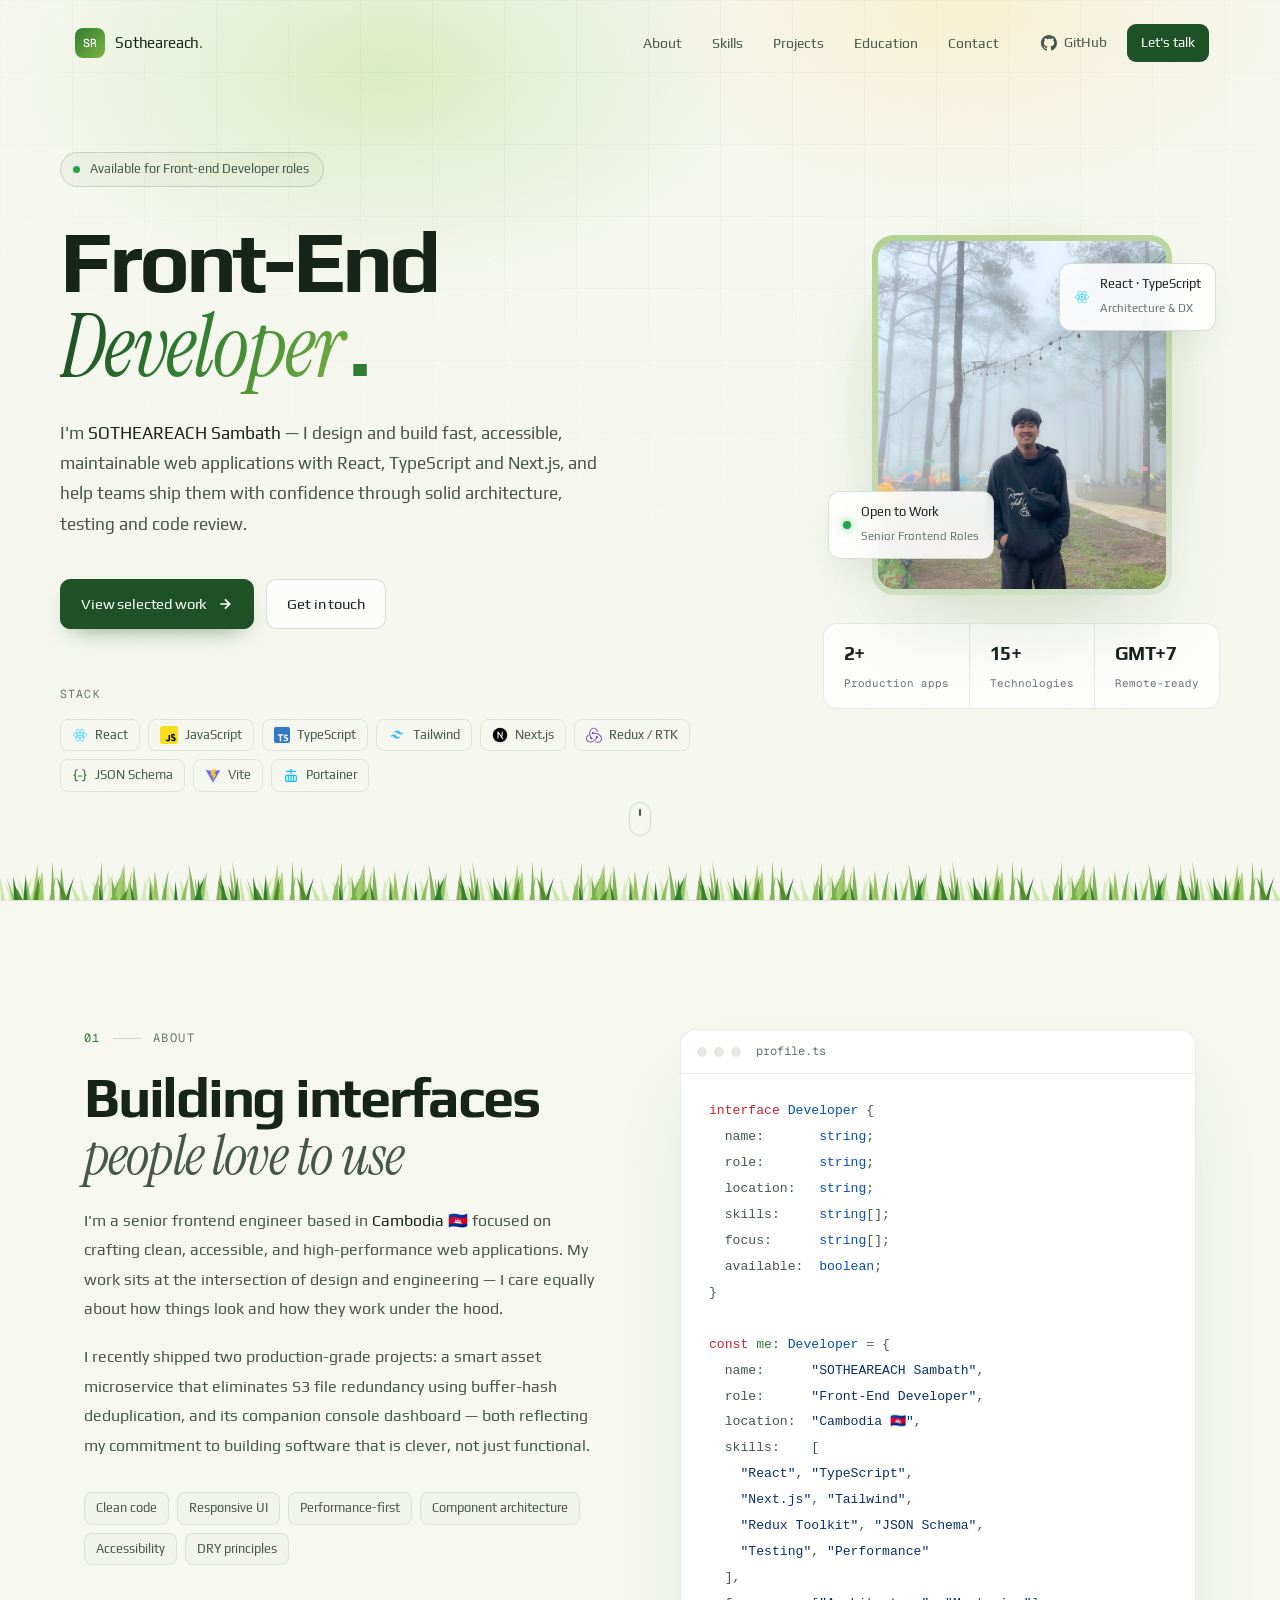
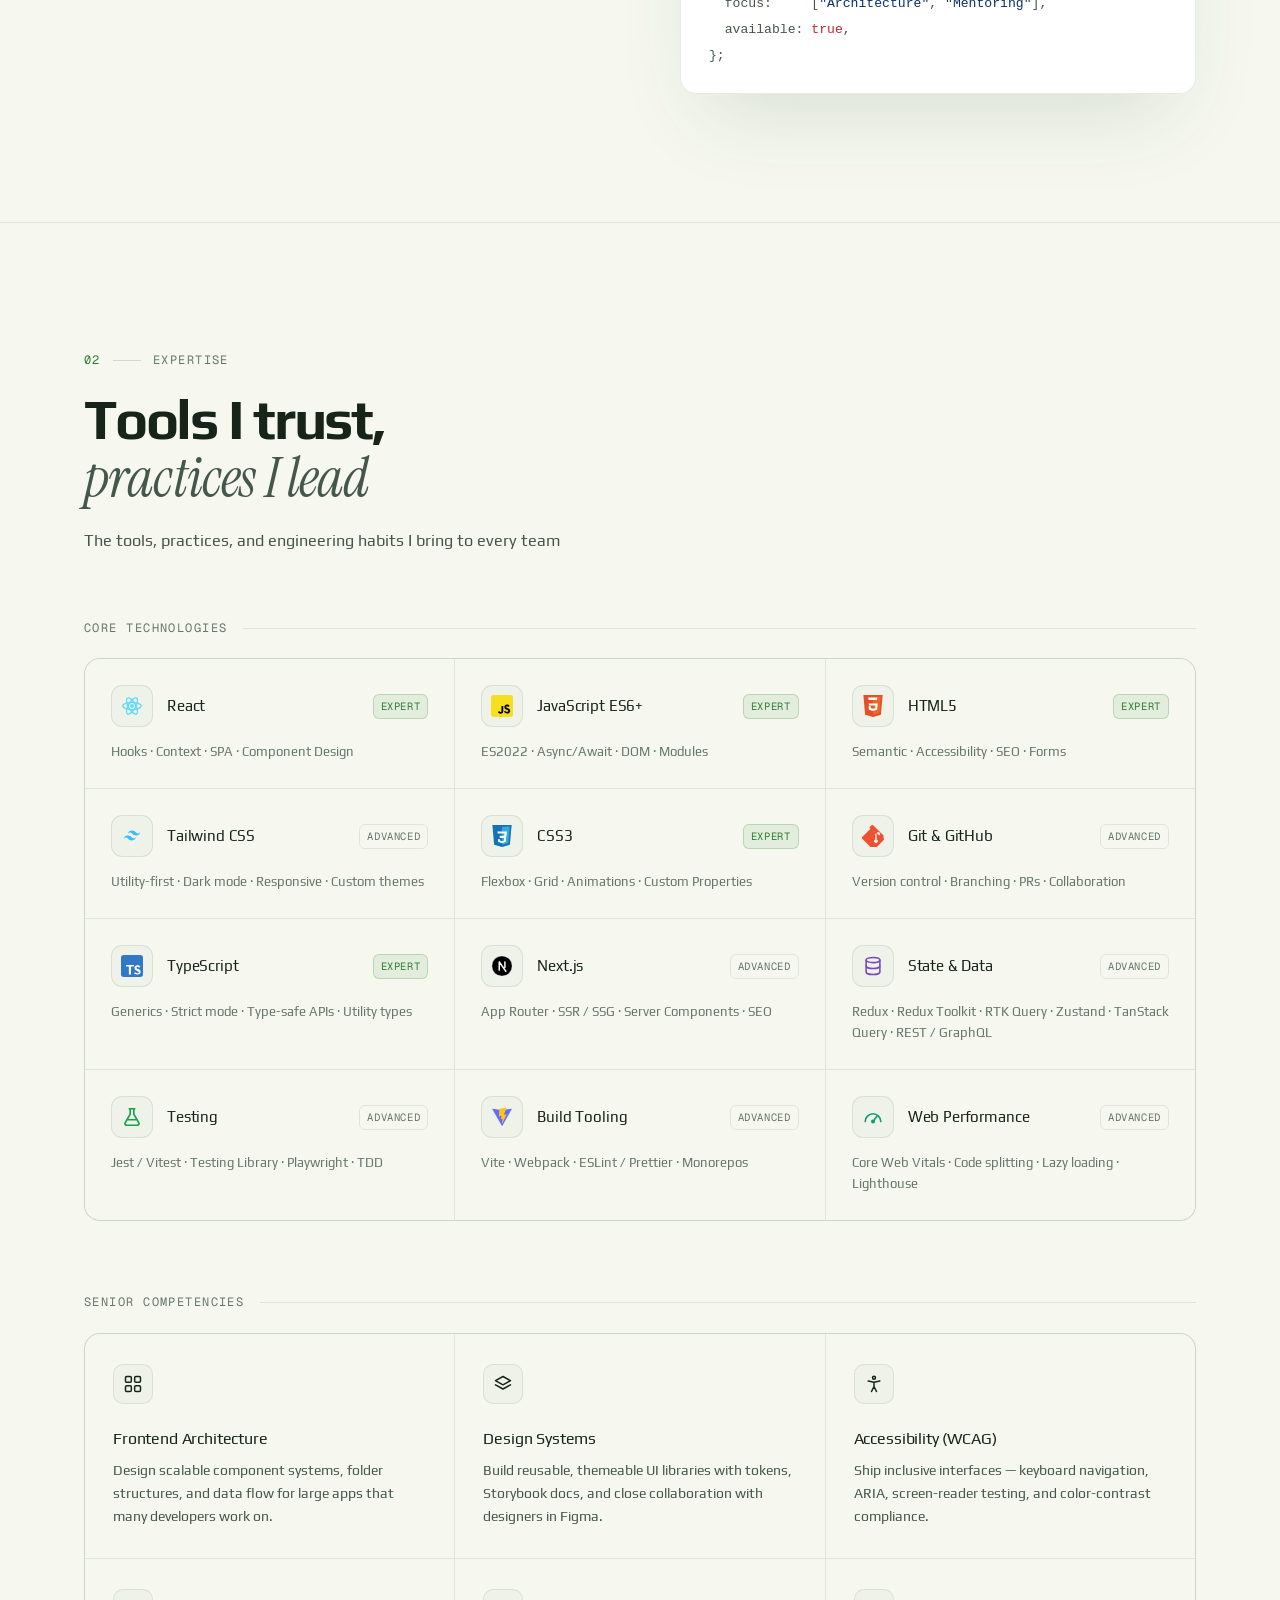
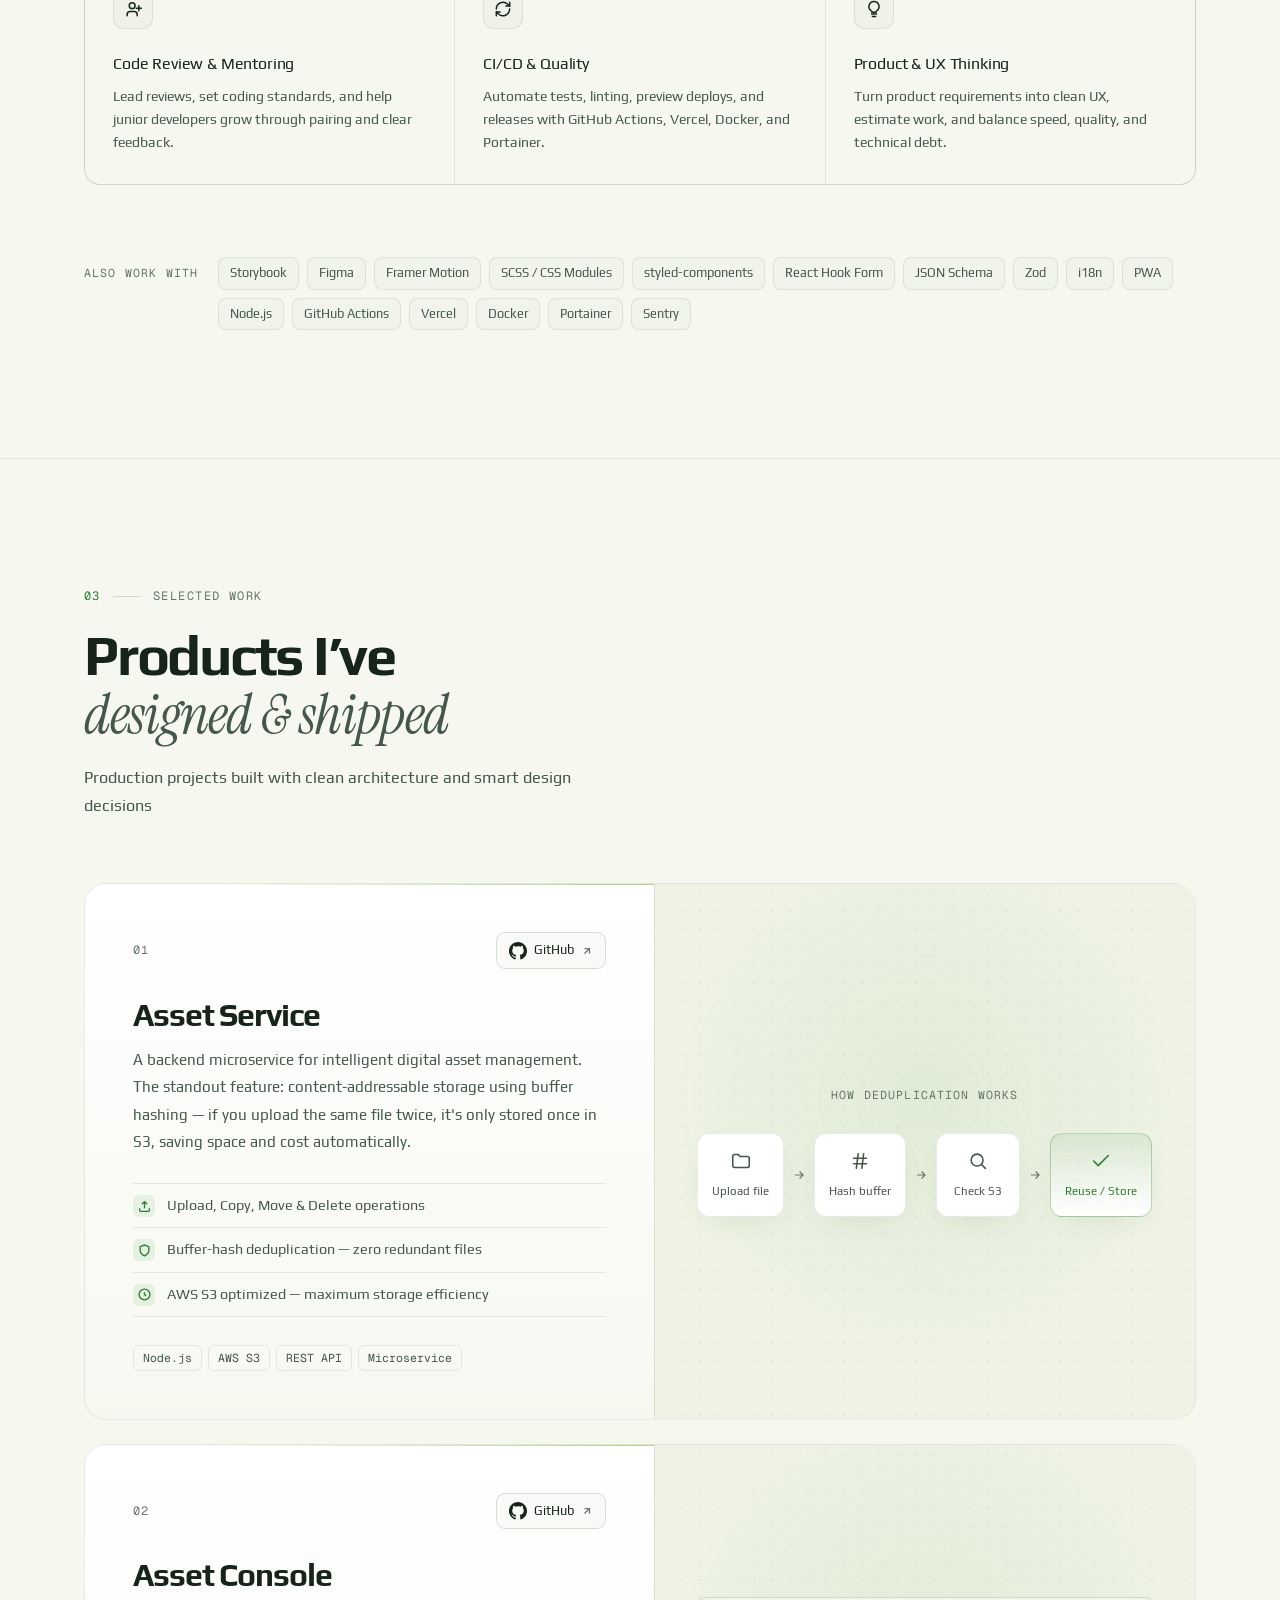
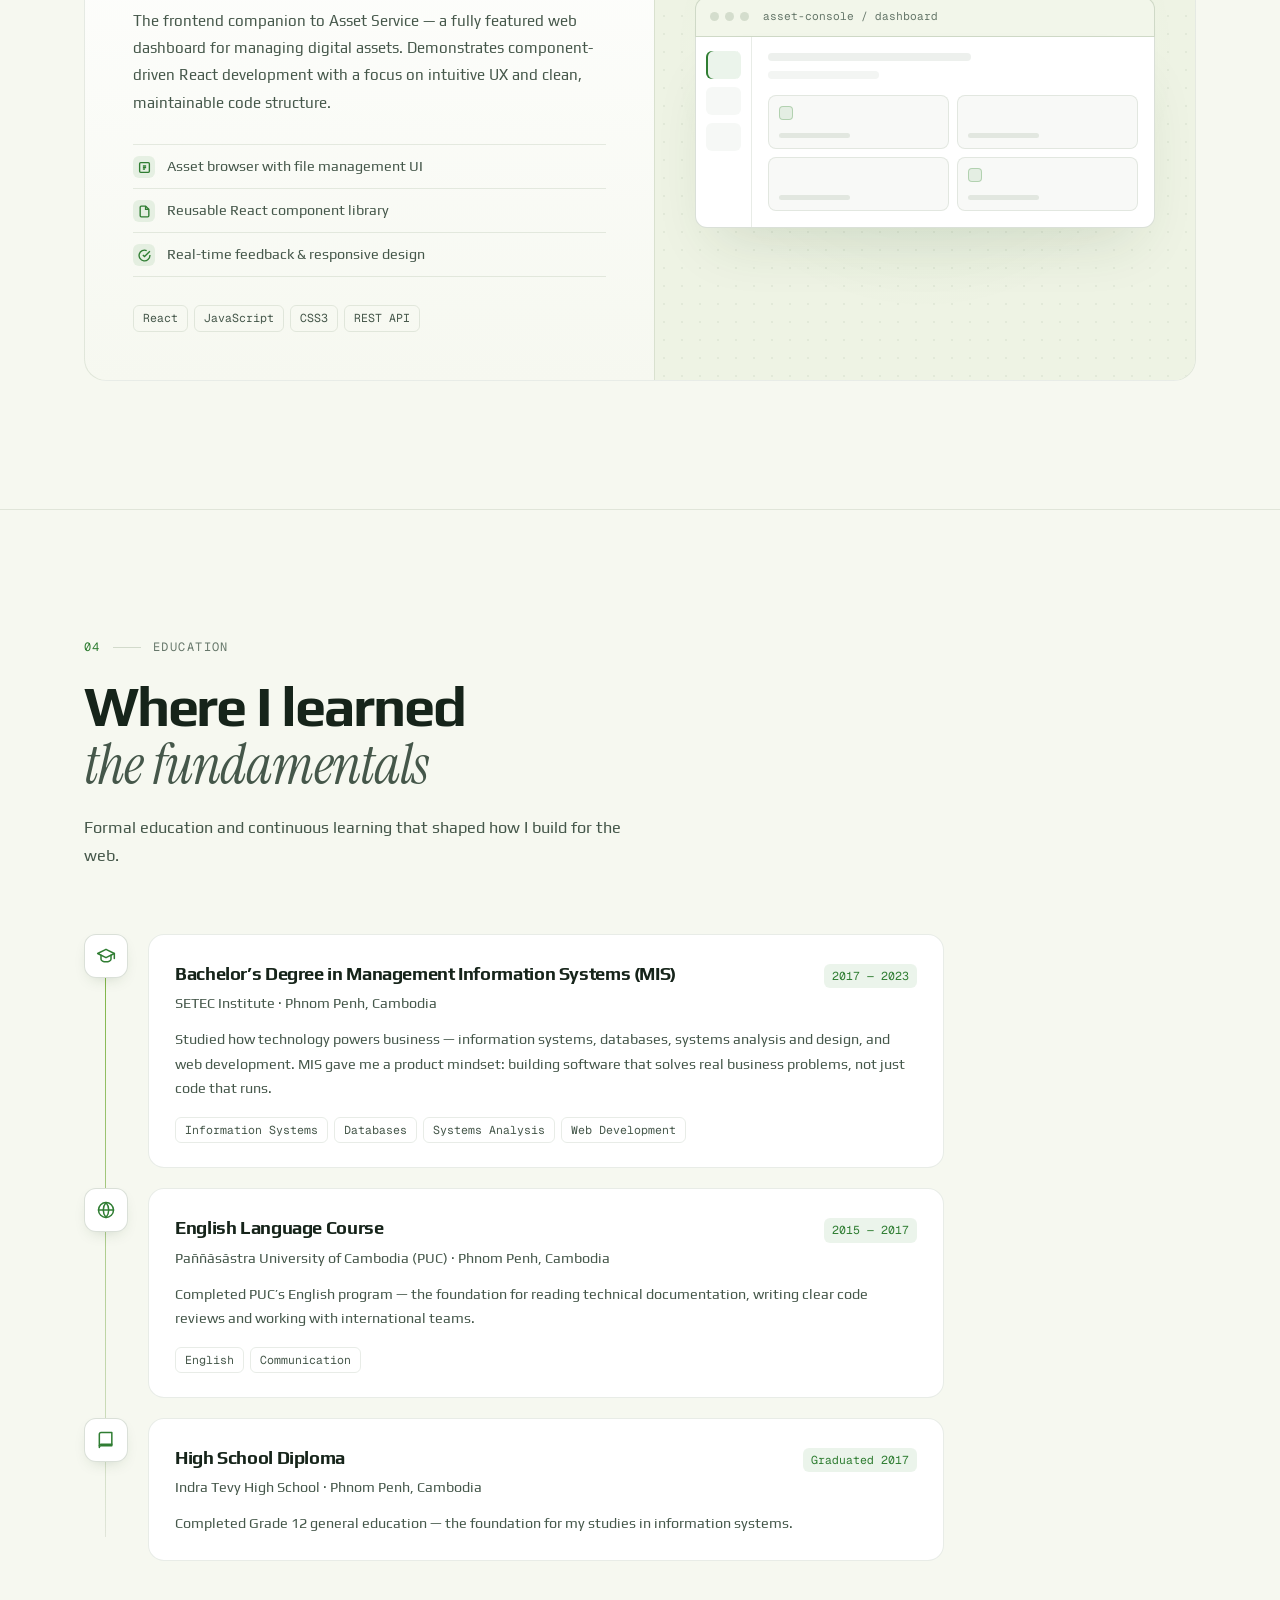
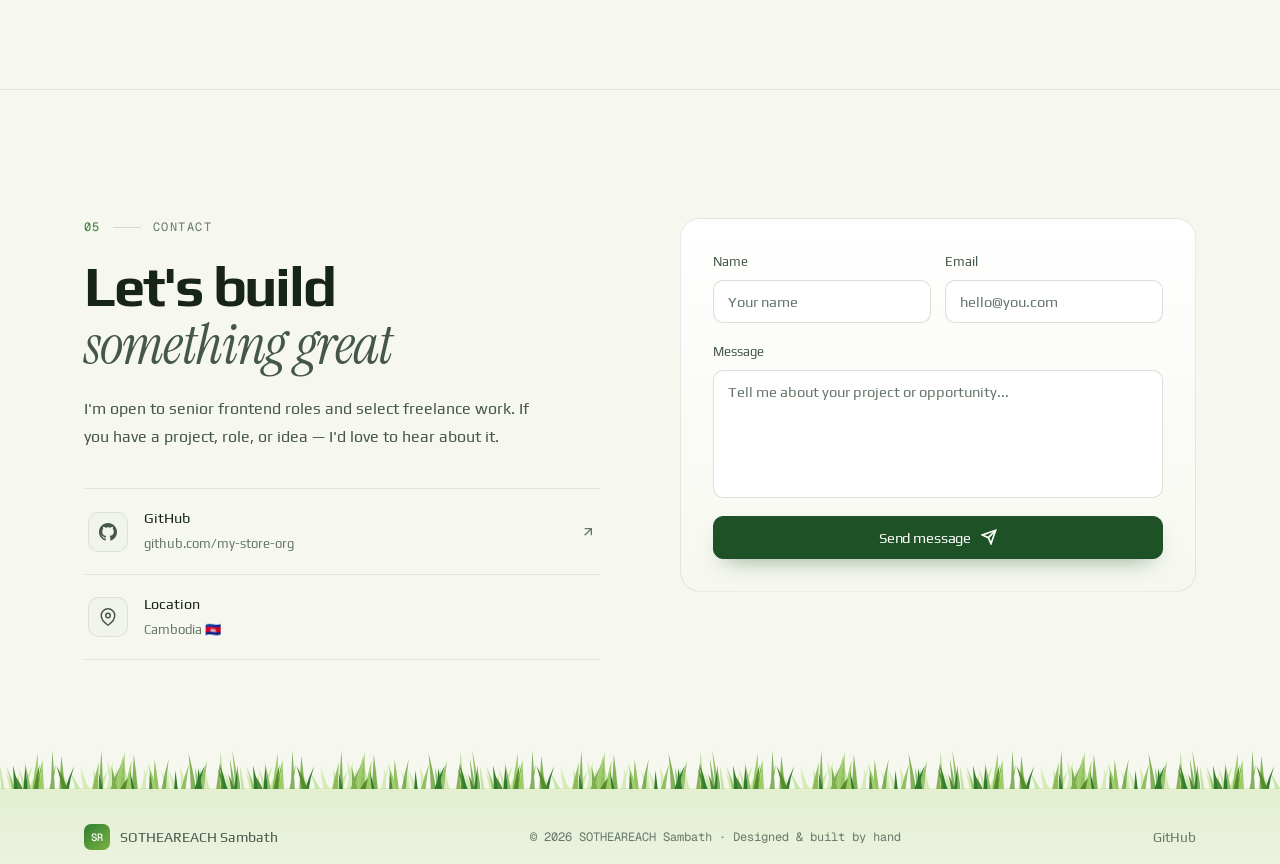
<file: index.pre-buckets.backup.html>
<!DOCTYPE html>
<html lang="en">
<head>
  <meta charset="UTF-8" />
  <meta name="viewport" content="width=device-width, initial-scale=1.0" />
  <meta name="description" content="SOTHEAREACH Sambath — Front-End Developer. Building fast, accessible, scalable web applications with React, TypeScript and Next.js." />
  <meta property="og:title" content="SOTHEAREACH Sambath | Front-End Developer" />
  <meta property="og:type" content="website" />
  <title>SOTHEAREACH Sambath — Front-End Developer</title>
  <meta name="theme-color" content="#f6f8f0" />

  <!-- Fonts -->
  <link rel="preconnect" href="https://fonts.googleapis.com" />
  <link rel="preconnect" href="https://fonts.gstatic.com" crossorigin />
  <link href="https://fonts.googleapis.com/css2?family=Play:wght@400;700&family=Geist:wght@300..800&family=Geist+Mono:wght@400;500&family=Instrument+Serif:ital@0;1&display=swap" rel="stylesheet" />
  <link rel="stylesheet" href="style.css" />
</head>
<body>

  <!-- Noise overlay -->
  <div class="noise"></div>

  <!-- Background grid -->
  <div class="bg-grid" aria-hidden="true"></div>
  <div class="bg-glow" aria-hidden="true"></div>

  <!-- ════════════════════════ NAV ════════════════════════ -->
  <nav class="nav" id="nav">
    <div class="nav-inner">
      <a href="#home" class="nav-brand" id="nav-brand">
        <div class="brand-mark">SR</div>
        <span class="brand-name">Sotheareach<span class="brand-dot">.</span></span>
      </a>

      <ul class="nav-menu" id="navMenu" role="menubar">
        <li role="none"><a href="#about"    class="nav-item" id="ni-about"    role="menuitem">About</a></li>
        <li role="none"><a href="#skills"   class="nav-item" id="ni-skills"   role="menuitem">Skills</a></li>
        <li role="none"><a href="#projects" class="nav-item" id="ni-projects" role="menuitem">Projects</a></li>
        <li role="none"><a href="#education" class="nav-item" id="ni-education" role="menuitem">Education</a></li>
        <li role="none"><a href="#contact"  class="nav-item" id="ni-contact"  role="menuitem">Contact</a></li>
      </ul>

      <a href="https://github.com/my-store-org" target="_blank" class="nav-cta" id="nav-github">
        <svg width="16" height="16" viewBox="0 0 24 24" fill="currentColor"><path d="M12 0C5.374 0 0 5.373 0 12c0 5.302 3.438 9.8 8.207 11.387.599.111.793-.261.793-.577v-2.234c-3.338.726-4.033-1.416-4.033-1.416-.546-1.387-1.333-1.756-1.333-1.756-1.089-.745.083-.729.083-.729 1.205.084 1.839 1.237 1.839 1.237 1.07 1.834 2.807 1.304 3.492.997.107-.775.418-1.305.762-1.604-2.665-.305-5.467-1.334-5.467-5.931 0-1.311.469-2.381 1.236-3.221-.124-.303-.535-1.524.117-3.176 0 0 1.008-.322 3.301 1.23A11.509 11.509 0 0 1 12 5.803c1.02.005 2.047.138 3.006.404 2.291-1.552 3.297-1.23 3.297-1.23.653 1.653.242 2.874.118 3.176.77.84 1.235 1.911 1.235 3.221 0 4.609-2.807 5.624-5.479 5.921.43.372.823 1.102.823 2.222v3.293c0 .319.192.694.801.576C20.566 21.797 24 17.3 24 12c0-6.627-5.373-12-12-12z"/></svg>
        <span>GitHub</span>
      </a>
      <a href="#contact" class="nav-hire" id="nav-hire">Let's talk</a>

      <button class="burger" id="burger" aria-label="Toggle navigation" aria-expanded="false">
        <span class="burger-line"></span>
        <span class="burger-line"></span>
      </button>
    </div>
  </nav>

  <!-- ════════════════════════ HERO ════════════════════════ -->
  <section id="home" class="hero">
    <div class="hero-wrap">

      <!-- Left column -->
      <div class="hero-left">
        <div class="hero-label reveal">
          <span class="label-dot"></span>
          <span>Available for Front-end Developer roles</span>
        </div>

        <h1 class="hero-heading reveal">
          <span class="h-line">Front-End</span>
          <span class="h-line"><span class="h-accent">Developer</span><span class="h-period">.</span></span>
        </h1>

        <p class="hero-bio reveal">
          I'm <strong>SOTHEAREACH Sambath</strong> — I design and build fast, accessible,
          maintainable web applications with React, TypeScript and Next.js, and help
          teams ship them with confidence through solid architecture, testing and code review.
        </p>

        <div class="hero-actions reveal">
          <a href="#projects" class="btn-primary" id="hero-projects-btn">
            View selected work
            <svg width="16" height="16" viewBox="0 0 24 24" fill="none" stroke="currentColor" stroke-width="2.5"><path d="M5 12h14M12 5l7 7-7 7"/></svg>
          </a>
          <a href="#contact" class="btn-ghost" id="hero-contact-btn">Get in touch</a>
        </div>

        <div class="hero-stack reveal">
          <span class="stack-label">Stack</span>
          <div class="stack-items">
            <div class="stack-pill" title="React">
              <!-- React SVG -->
              <svg viewBox="0 0 24 24" width="16" height="16" fill="none"><circle cx="12" cy="12" r="2.05" fill="#61DAFB"/><ellipse cx="12" cy="12" rx="10" ry="3.9" stroke="#61DAFB" stroke-width="1.3" fill="none"/><ellipse cx="12" cy="12" rx="10" ry="3.9" stroke="#61DAFB" stroke-width="1.3" fill="none" transform="rotate(60 12 12)"/><ellipse cx="12" cy="12" rx="10" ry="3.9" stroke="#61DAFB" stroke-width="1.3" fill="none" transform="rotate(120 12 12)"/></svg>
              <span>React</span>
            </div>
            <div class="stack-pill" title="JavaScript">
              <svg viewBox="0 0 24 24" width="18" height="18"><rect width="24" height="24" rx="3" fill="#F7DF1E"/><path d="M7.5 18.5l1.6-1c.3.6.6 1 1.3 1 .6 0 1-.3 1-1.1V12h2v5.5c0 2-1.2 2.9-2.9 2.9-1.6 0-2.5-.8-2.9-1.9zM14 18.3l1.6-1c.4.7 1 1.2 1.9 1.2.8 0 1.3-.4 1.3-1 0-.7-.5-1-1.4-1.3l-.5-.2c-1.4-.6-2.3-1.4-2.3-3 0-1.5 1.1-2.6 2.9-2.6 1.3 0 2.2.4 2.8 1.6l-1.5 1c-.3-.6-.7-.8-1.3-.8-.6 0-1 .4-1 .8 0 .6.4.8 1.3 1.2l.5.2c1.6.7 2.6 1.4 2.6 3.1 0 1.8-1.4 2.7-3.3 2.7-1.8 0-3-1-3.6-2.1z" fill="#000"/></svg>
              <span>JavaScript</span>
            </div>
            <div class="stack-pill" title="TypeScript">
              <svg viewBox="0 0 24 24" width="16" height="16"><rect width="24" height="24" rx="3" fill="#3178C6"/><path d="M5.5 12.6h3.1v8.6h2.2v-8.6H14v-1.8H5.5v1.8zm9.2 7.9c.8.5 2 .8 3.1.8 2.2 0 3.6-1 3.6-2.9 0-1.6-.9-2.3-2.6-3l-.6-.3c-.9-.4-1.3-.7-1.3-1.3 0-.5.4-.9 1.1-.9.6 0 1.1.3 1.5.9l1.6-1.1c-.7-1.2-1.7-1.6-3.1-1.6-2 0-3.3 1.3-3.3 2.9 0 1.8 1 2.6 2.6 3.3l.6.3c1 .4 1.5.7 1.5 1.4 0 .6-.5 1-1.4 1-1 0-1.7-.5-2.2-1.3l-1.7 1z" fill="#fff"/></svg>
              <span>TypeScript</span>
            </div>
            <div class="stack-pill" title="Tailwind CSS">
              <svg viewBox="0 0 24 24" width="18" height="18"><path d="M12 6C9.6 6 8.1 7.2 7.5 9.6c.9-1.2 1.95-1.65 3.15-1.35.685.171 1.174.667 1.715 1.215C13.24 10.39 14.265 11.4 16.5 11.4c2.4 0 3.9-1.2 4.5-3.6-.9 1.2-1.95 1.65-3.15 1.35-.685-.171-1.174-.667-1.715-1.215C15.26 7.01 14.235 6 12 6zM7.5 11.4C5.1 11.4 3.6 12.6 3 15c.9-1.2 1.95-1.65 3.15-1.35.685.171 1.174.667 1.715 1.215C8.74 15.79 9.765 16.8 12 16.8c2.4 0 3.9-1.2 4.5-3.6-.9 1.2-1.95 1.65-3.15 1.35-.685-.171-1.174-.667-1.715-1.215C10.76 12.41 9.735 11.4 7.5 11.4z" fill="#38BDF8"/></svg>
              <span>Tailwind</span>
            </div>
            <div class="stack-pill" title="Next.js">
              <svg viewBox="0 0 24 24" width="16" height="16"><circle cx="12" cy="12" r="11" fill="#000" stroke="#fff" stroke-opacity=".35"/><path d="M9 7.5v9M9 7.5l7.2 10.2M15.2 7.5v6" stroke="#fff" stroke-width="1.6" stroke-linecap="round" fill="none"/></svg>
              <span>Next.js</span>
            </div>
            <div class="stack-pill" title="Redux &amp; Redux Toolkit">
              <svg viewBox="0 0 24 24" width="16" height="16"><path fill="#764ABC" d="M16.634 16.504c.87-.075 1.543-.84 1.5-1.754-.047-.914-.796-1.648-1.709-1.648h-.061a1.71 1.71 0 00-1.648 1.769c.03.479.226.869.494 1.153-1.048 2.038-2.621 3.536-5.005 4.795-1.603.838-3.296 1.154-4.944.93-1.378-.195-2.456-.81-3.116-1.799-.988-1.499-1.078-3.116-.255-4.734.6-1.17 1.499-2.023 2.099-2.443a9.96 9.96 0 01-.42-1.543C-.868 14.408-.416 18.752.932 20.805c1.004 1.498 3.057 2.456 5.304 2.456.6 0 1.23-.044 1.843-.194 3.897-.749 6.848-3.086 8.541-6.532zm5.348-3.746c-2.32-2.728-5.738-4.226-9.634-4.226h-.51c-.253-.554-.837-.899-1.498-.899h-.045c-.943 0-1.678.81-1.647 1.753.03.898.794 1.648 1.708 1.648h.074a1.69 1.69 0 001.499-1.049h.555c2.309 0 4.495.674 6.488 1.993 1.527 1.005 2.622 2.323 3.237 3.897.538 1.288.509 2.547-.045 3.597-.855 1.647-2.294 2.517-4.196 2.517-1.199 0-2.367-.375-2.967-.644-.36.298-.96.793-1.394 1.093 1.318.598 2.652.943 3.94.943 2.922 0 5.094-1.647 5.919-3.236.898-1.798.824-4.824-1.47-7.416zM6.49 17.042c.03.899.793 1.648 1.708 1.648h.06a1.688 1.688 0 001.648-1.768c0-.9-.779-1.647-1.693-1.647h-.06c-.06 0-.15 0-.226.029-1.243-2.098-1.768-4.347-1.572-6.772.12-1.828.72-3.417 1.797-4.735.9-1.124 2.593-1.68 3.747-1.708 3.236-.061 4.585 3.971 4.689 5.574l1.498.45C17.741 3.704 14.686 1.2 11.764 1.2 9.02 1.2 6.49 3.177 5.47 6.091 4.077 9.985 4.991 13.715 6.7 16.684c-.15.195-.24.539-.21.868z"/></svg>
              <span>Redux / RTK</span>
            </div>
            <div class="stack-pill" title="JSON Schema">
              <svg viewBox="0 0 24 24" width="16" height="16" fill="none" stroke="#2f7d32" stroke-width="1.8" stroke-linecap="round" stroke-linejoin="round"><path d="M8 3H7a2 2 0 00-2 2v4a2 2 0 01-2 2 2 2 0 012 2v4a2 2 0 002 2h1M16 3h1a2 2 0 012 2v4a2 2 0 002 2 2 2 0 00-2 2v4a2 2 0 01-2 2h-1"/><path d="M9.5 12h5"/></svg>
              <span>JSON Schema</span>
            </div>
            <div class="stack-pill" title="Vite">
              <svg viewBox="0 0 24 24" width="16" height="16"><path d="M22.5 3.6L12.6 21.4a.6.6 0 01-1 0L1.5 3.6a.5.5 0 01.6-.7l9.9 1.8h.2l9.7-1.8a.5.5 0 01.6.7z" fill="#646CFF"/><path d="M16.7 1.6L9.4 3a.3.3 0 00-.2.3l-.5 7.6a.3.3 0 00.3.3l2-.5a.3.3 0 01.4.4l-.6 2.9a.3.3 0 00.4.3l1.2-.4a.3.3 0 01.4.4l-1 4.5c0 .3.4.4.5.2l.1-.2 4.6-9.3a.3.3 0 00-.3-.4l-2.1.4a.3.3 0 01-.4-.4L17 2a.3.3 0 00-.3-.4z" fill="#FFC517"/></svg>
              <span>Vite</span>
            </div>
            <div class="stack-pill" title="Portainer — container deployment">
              <svg viewBox="0 0 24 24" width="16" height="16" fill="none" stroke="#13BEF9" stroke-width="1.8" stroke-linecap="round" stroke-linejoin="round"><path d="M12 2v6"/><path d="M5 5h14"/><rect x="4" y="11" width="16" height="9" rx="1.5"/><path d="M8 11v9M12 11v9M16 11v9"/></svg>
              <span>Portainer</span>
            </div>
          </div>
        </div>
      </div>

      <!-- Right column — Avatar -->
      <div class="hero-right reveal">
        <div class="avatar-frame">
          <div class="avatar-glow"></div>
          <div class="avatar-photo">
            <img src="avatar.jpg" alt="SOTHEAREACH Sambath" />
          </div>
          <!-- Floating cards -->
          <div class="float-card fc-top">
            <svg viewBox="0 0 24 24" width="16" height="16" fill="none"><circle cx="12" cy="12" r="2.05" fill="#61DAFB"/><ellipse cx="12" cy="12" rx="10" ry="3.9" stroke="#61DAFB" stroke-width="1.3" fill="none"/><ellipse cx="12" cy="12" rx="10" ry="3.9" stroke="#61DAFB" stroke-width="1.3" fill="none" transform="rotate(60 12 12)"/><ellipse cx="12" cy="12" rx="10" ry="3.9" stroke="#61DAFB" stroke-width="1.3" fill="none" transform="rotate(120 12 12)"/></svg>
            <div class="fc-text">
              <strong>React · TypeScript</strong>
              <span>Architecture &amp; DX</span>
            </div>
          </div>
          <div class="float-card fc-bottom">
            <div class="fc-dot fc-green"></div>
            <div class="fc-text">
              <strong>Open to Work</strong>
              <span>Senior Frontend Roles</span>
            </div>
          </div>
        </div>

        <!-- Side stats -->
        <div class="hero-stats">
          <div class="hstat">
            <span class="hstat-num">2+</span>
            <span class="hstat-lbl">Production apps</span>
          </div>
          <div class="hstat-divider"></div>
          <div class="hstat">
            <span class="hstat-num">15+</span>
            <span class="hstat-lbl">Technologies</span>
          </div>
          <div class="hstat-divider"></div>
          <div class="hstat">
            <span class="hstat-num">GMT+7</span>
            <span class="hstat-lbl">Remote-ready</span>
          </div>
        </div>
      </div>

    </div>

    <!-- Scroll hint -->
    <a href="#about" class="scroll-hint" aria-label="Scroll to about">
      <div class="scroll-mouse">
        <div class="scroll-wheel"></div>
      </div>
    </a>
  </section>

  <!-- ════════════════════════ ABOUT ════════════════════════ -->
  <section id="about" class="section about-section">
    <div class="container">
      <div class="about-grid">

        <div class="about-left">
          <div class="section-eyebrow reveal"><span class="eb-num">01</span>About</div>
          <h2 class="section-title reveal">
            Building interfaces<br/>
            <em>people love to use</em>
          </h2>
          <p class="about-body reveal">
            I'm a senior frontend engineer based in <strong>Cambodia 🇰🇭</strong> focused on 
            crafting clean, accessible, and high-performance web applications. 
            My work sits at the intersection of design and engineering — I care equally 
            about how things look and how they work under the hood.
          </p>
          <p class="about-body reveal">
            I recently shipped two production-grade projects: a smart asset microservice 
            that eliminates S3 file redundancy using buffer-hash deduplication, and its 
            companion console dashboard — both reflecting my commitment to building 
            software that is clever, not just functional.
          </p>

          <div class="about-chips reveal">
            <span class="chip">Clean code</span>
            <span class="chip">Responsive UI</span>
            <span class="chip">Performance-first</span>
            <span class="chip">Component architecture</span>
            <span class="chip">Accessibility</span>
            <span class="chip">DRY principles</span>
          </div>
        </div>

        <div class="about-right reveal">
          <div class="code-card">
            <div class="code-card-bar">
              <div class="cc-dot cc-red"></div>
              <div class="cc-dot cc-yellow"></div>
              <div class="cc-dot cc-green"></div>
              <span class="cc-title">profile.ts</span>
            </div>
            <pre class="code-content"><code
><span class="t-kw">interface</span> <span class="t-ty">Developer</span> {
  name:       <span class="t-ty">string</span>;
  role:       <span class="t-ty">string</span>;
  location:   <span class="t-ty">string</span>;
  skills:     <span class="t-ty">string</span>[];
  focus:      <span class="t-ty">string</span>[];
  available:  <span class="t-ty">boolean</span>;
}

<span class="t-kw">const</span> <span class="t-var">me</span>: <span class="t-ty">Developer</span> = {
  name:      <span class="t-str">"SOTHEAREACH Sambath"</span>,
  role:      <span class="t-str">"Front-End Developer"</span>,
  location:  <span class="t-str">"Cambodia 🇰🇭"</span>,
  skills:    [
    <span class="t-str">"React"</span>, <span class="t-str">"TypeScript"</span>,
    <span class="t-str">"Next.js"</span>, <span class="t-str">"Tailwind"</span>,
    <span class="t-str">"Redux Toolkit"</span>, <span class="t-str">"JSON Schema"</span>,
    <span class="t-str">"Testing"</span>, <span class="t-str">"Performance"</span>
  ],
  focus:     [<span class="t-str">"Architecture"</span>, <span class="t-str">"Mentoring"</span>],
  available: <span class="t-kw">true</span>,
};</code></pre>
          </div>
        </div>

      </div>
    </div>
  </section>

  <!-- ════════════════════════ SKILLS ════════════════════════ -->
  <section id="skills" class="section skills-section">
    <div class="container">
      <div class="section-eyebrow reveal"><span class="eb-num">02</span>Expertise</div>
      <h2 class="section-title reveal">Tools I trust,<br/><em>practices I lead</em></h2>
      <p class="section-sub reveal">The tools, practices, and engineering habits I bring to every team</p>

      <h3 class="skills-subhead reveal">Core Technologies</h3>
      <div class="skills-grid">

        <!-- React -->
        <div class="skill-item reveal" style="--i:0">
          <div class="skill-top">
            <div class="skill-logo sl-react">
              <svg viewBox="0 0 24 24" width="28" height="28" fill="none"><circle cx="12" cy="12" r="2.05" fill="#61DAFB"/><ellipse cx="12" cy="12" rx="10" ry="3.9" stroke="#61DAFB" stroke-width="1.5" fill="none"/><ellipse cx="12" cy="12" rx="10" ry="3.9" stroke="#61DAFB" stroke-width="1.5" fill="none" transform="rotate(60 12 12)"/><ellipse cx="12" cy="12" rx="10" ry="3.9" stroke="#61DAFB" stroke-width="1.5" fill="none" transform="rotate(120 12 12)"/></svg>
            </div>
            <div class="skill-meta">
              <span class="skill-name">React</span>
              <span class="skill-pct lvl-expert">Expert</span>
            </div>
          </div>
          <p class="skill-tags">Hooks · Context · SPA · Component Design</p>
        </div>

        <!-- JavaScript -->
        <div class="skill-item reveal" style="--i:1">
          <div class="skill-top">
            <div class="skill-logo sl-js">
              <svg viewBox="0 0 24 24" width="28" height="28"><rect width="24" height="24" rx="3" fill="#F7DF1E"/><path d="M7.5 18.5l1.6-1c.3.6.6 1 1.3 1 .6 0 1-.3 1-1.1V12h2v5.5c0 2-1.2 2.9-2.9 2.9-1.6 0-2.5-.8-2.9-1.9zM14 18.3l1.6-1c.4.7 1 1.2 1.9 1.2.8 0 1.3-.4 1.3-1 0-.7-.5-1-1.4-1.3l-.5-.2c-1.4-.6-2.3-1.4-2.3-3 0-1.5 1.1-2.6 2.9-2.6 1.3 0 2.2.4 2.8 1.6l-1.5 1c-.3-.6-.7-.8-1.3-.8-.6 0-1 .4-1 .8 0 .6.4.8 1.3 1.2l.5.2c1.6.7 2.6 1.4 2.6 3.1 0 1.8-1.4 2.7-3.3 2.7-1.8 0-3-1-3.6-2.1z" fill="#000"/></svg>
            </div>
            <div class="skill-meta">
              <span class="skill-name">JavaScript ES6+</span>
              <span class="skill-pct lvl-expert">Expert</span>
            </div>
          </div>
          <p class="skill-tags">ES2022 · Async/Await · DOM · Modules</p>
        </div>

        <!-- HTML5 -->
        <div class="skill-item reveal" style="--i:2">
          <div class="skill-top">
            <div class="skill-logo sl-html">
              <svg viewBox="0 0 24 24" width="28" height="28"><path d="M1.5 0h21l-1.9 21.6L12 24l-8.6-2.4L1.5 0z" fill="#E34F26"/><path d="M12 2.2v19.4l7-1.9 1.6-18-8.6.5z" fill="#EF652A"/><path d="M7.3 8.2l.3 3.2h7.1l-.3 2.8-2.4.7-2.4-.7-.2-2.1H7.2l.3 4 4.5 1.3 4.5-1.3.6-6.9H7.3zm-.5-5.6h9.9l-.3 2.8H7.2L6.8 2.6z" fill="#fff"/></svg>
            </div>
            <div class="skill-meta">
              <span class="skill-name">HTML5</span>
              <span class="skill-pct lvl-expert">Expert</span>
            </div>
          </div>
          <p class="skill-tags">Semantic · Accessibility · SEO · Forms</p>
        </div>

        <!-- Tailwind -->
        <div class="skill-item reveal" style="--i:3">
          <div class="skill-top">
            <div class="skill-logo sl-tailwind">
              <svg viewBox="0 0 24 24" width="28" height="28"><path d="M12 6C9.6 6 8.1 7.2 7.5 9.6c.9-1.2 1.95-1.65 3.15-1.35.685.171 1.174.667 1.715 1.215C13.24 10.39 14.265 11.4 16.5 11.4c2.4 0 3.9-1.2 4.5-3.6-.9 1.2-1.95 1.65-3.15 1.35-.685-.171-1.174-.667-1.715-1.215C15.26 7.01 14.235 6 12 6zM7.5 11.4C5.1 11.4 3.6 12.6 3 15c.9-1.2 1.95-1.65 3.15-1.35.685.171 1.174.667 1.715 1.215C8.74 15.79 9.765 16.8 12 16.8c2.4 0 3.9-1.2 4.5-3.6-.9 1.2-1.95 1.65-3.15 1.35-.685-.171-1.174-.667-1.715-1.215C10.76 12.41 9.735 11.4 7.5 11.4z" fill="#38BDF8"/></svg>
            </div>
            <div class="skill-meta">
              <span class="skill-name">Tailwind CSS</span>
              <span class="skill-pct">Advanced</span>
            </div>
          </div>
          <p class="skill-tags">Utility-first · Dark mode · Responsive · Custom themes</p>
        </div>

        <!-- CSS3 -->
        <div class="skill-item reveal" style="--i:4">
          <div class="skill-top">
            <div class="skill-logo sl-css">
              <svg viewBox="0 0 24 24" width="28" height="28"><path d="M1.5 0h21l-1.9 21.6L12 24l-8.6-2.4L1.5 0z" fill="#1572B6"/><path d="M12 2.2v19.4l7-1.9 1.6-18-8.6.5z" fill="#33A9DC"/><path d="M17.4 7H7l.3 2.4h7.5l-.3 2.4H9.4l.3 2.4h4.6l-.3 2.9-2 .6-2-.6-.1-1.5H7.6l.3 3 4.1 1.1 4.1-1.1.5-5.4.4-2.9L17.4 7z" fill="#fff"/></svg>
            </div>
            <div class="skill-meta">
              <span class="skill-name">CSS3</span>
              <span class="skill-pct lvl-expert">Expert</span>
            </div>
          </div>
          <p class="skill-tags">Flexbox · Grid · Animations · Custom Properties</p>
        </div>

        <!-- Git -->
        <div class="skill-item reveal" style="--i:5">
          <div class="skill-top">
            <div class="skill-logo sl-git">
              <svg viewBox="0 0 24 24" width="28" height="28"><path d="M23.5 11.5l-11-11a1.7 1.7 0 00-2.4 0L7.9 2.8l3 3a2 2 0 012.6 2.5l2.9 2.9a2 2 0 112.3.3l-2.7-2.7v7a2 2 0 11-1.6 0V8.5a2 2 0 01-1.1-2.6L10.4 3 .5 12.9a1.7 1.7 0 000 2.4l11 11a1.7 1.7 0 002.4 0l9.6-9.6a1.7 1.7 0 000-2.2z" fill="#F05032"/></svg>
            </div>
            <div class="skill-meta">
              <span class="skill-name">Git & GitHub</span>
              <span class="skill-pct">Advanced</span>
            </div>
          </div>
          <p class="skill-tags">Version control · Branching · PRs · Collaboration</p>
        </div>

        <!-- TypeScript -->
        <div class="skill-item reveal" style="--i:6">
          <div class="skill-top">
            <div class="skill-logo sl-ts">
              <svg viewBox="0 0 24 24" width="28" height="28"><rect width="24" height="24" rx="3" fill="#3178C6"/><path d="M5.5 12.6h3.1v8.6h2.2v-8.6H14v-1.8H5.5v1.8zm9.2 7.9c.8.5 2 .8 3.1.8 2.2 0 3.6-1 3.6-2.9 0-1.6-.9-2.3-2.6-3l-.6-.3c-.9-.4-1.3-.7-1.3-1.3 0-.5.4-.9 1.1-.9.6 0 1.1.3 1.5.9l1.6-1.1c-.7-1.2-1.7-1.6-3.1-1.6-2 0-3.3 1.3-3.3 2.9 0 1.8 1 2.6 2.6 3.3l.6.3c1 .4 1.5.7 1.5 1.4 0 .6-.5 1-1.4 1-1 0-1.7-.5-2.2-1.3l-1.7 1z" fill="#fff"/></svg>
            </div>
            <div class="skill-meta">
              <span class="skill-name">TypeScript</span>
              <span class="skill-pct lvl-expert">Expert</span>
            </div>
          </div>
          <p class="skill-tags">Generics · Strict mode · Type-safe APIs · Utility types</p>
        </div>

        <!-- Next.js -->
        <div class="skill-item reveal" style="--i:7">
          <div class="skill-top">
            <div class="skill-logo sl-next">
              <svg viewBox="0 0 24 24" width="28" height="28"><circle cx="12" cy="12" r="11" fill="#000" stroke="#fff" stroke-opacity=".3"/><path d="M9 7.5v9M9 7.5l7.2 10.2M15.2 7.5v6" stroke="#fff" stroke-width="1.6" stroke-linecap="round" fill="none"/></svg>
            </div>
            <div class="skill-meta">
              <span class="skill-name">Next.js</span>
              <span class="skill-pct">Advanced</span>
            </div>
          </div>
          <p class="skill-tags">App Router · SSR / SSG · Server Components · SEO</p>
        </div>

        <!-- State &amp; Data -->
        <div class="skill-item reveal" style="--i:8">
          <div class="skill-top">
            <div class="skill-logo sl-state">
              <svg viewBox="0 0 24 24" width="26" height="26" fill="none" stroke="#764ABC" stroke-width="1.7" stroke-linecap="round" stroke-linejoin="round"><ellipse cx="12" cy="5.5" rx="7.5" ry="2.8"/><path d="M4.5 5.5v6.5c0 1.5 3.4 2.8 7.5 2.8s7.5-1.3 7.5-2.8V5.5"/><path d="M4.5 12v6.5c0 1.5 3.4 2.8 7.5 2.8s7.5-1.3 7.5-2.8V12"/></svg>
            </div>
            <div class="skill-meta">
              <span class="skill-name">State &amp; Data</span>
              <span class="skill-pct">Advanced</span>
            </div>
          </div>
          <p class="skill-tags">Redux · Redux Toolkit · RTK Query · Zustand · TanStack Query · REST / GraphQL</p>
        </div>

        <!-- Testing -->
        <div class="skill-item reveal" style="--i:9">
          <div class="skill-top">
            <div class="skill-logo sl-test">
              <svg viewBox="0 0 24 24" width="26" height="26" fill="none" stroke="#16a34a" stroke-width="1.8" stroke-linecap="round" stroke-linejoin="round"><path d="M9 3h6M10 3v6l-5.5 9.5A1.7 1.7 0 006 21h12a1.7 1.7 0 001.5-2.5L14 9V3"/><path d="M7.5 15h9"/></svg>
            </div>
            <div class="skill-meta">
              <span class="skill-name">Testing</span>
              <span class="skill-pct">Advanced</span>
            </div>
          </div>
          <p class="skill-tags">Jest / Vitest · Testing Library · Playwright · TDD</p>
        </div>

        <!-- Build Tooling -->
        <div class="skill-item reveal" style="--i:10">
          <div class="skill-top">
            <div class="skill-logo sl-build">
              <svg viewBox="0 0 24 24" width="26" height="26"><path d="M22.5 3.6L12.6 21.4a.6.6 0 01-1 0L1.5 3.6a.5.5 0 01.6-.7l9.9 1.8h.2l9.7-1.8a.5.5 0 01.6.7z" fill="#646CFF"/><path d="M16.7 1.6L9.4 3a.3.3 0 00-.2.3l-.5 7.6a.3.3 0 00.3.3l2-.5a.3.3 0 01.4.4l-.6 2.9a.3.3 0 00.4.3l1.2-.4a.3.3 0 01.4.4l-1 4.5c0 .3.4.4.5.2l.1-.2 4.6-9.3a.3.3 0 00-.3-.4l-2.1.4a.3.3 0 01-.4-.4L17 2a.3.3 0 00-.3-.4z" fill="#FFC517"/></svg>
            </div>
            <div class="skill-meta">
              <span class="skill-name">Build Tooling</span>
              <span class="skill-pct">Advanced</span>
            </div>
          </div>
          <p class="skill-tags">Vite · Webpack · ESLint / Prettier · Monorepos</p>
        </div>

        <!-- Web Performance -->
        <div class="skill-item reveal" style="--i:11">
          <div class="skill-top">
            <div class="skill-logo sl-perf">
              <svg viewBox="0 0 24 24" width="26" height="26" fill="none" stroke="#0e9f6e" stroke-width="1.8" stroke-linecap="round" stroke-linejoin="round"><path d="M3.5 17a8.5 8.5 0 1117 0"/><path d="M12 17l4.5-6"/><circle cx="12" cy="17" r="1.3" fill="#0e9f6e"/></svg>
            </div>
            <div class="skill-meta">
              <span class="skill-name">Web Performance</span>
              <span class="skill-pct">Advanced</span>
            </div>
          </div>
          <p class="skill-tags">Core Web Vitals · Code splitting · Lazy loading · Lighthouse</p>
        </div>

      </div>

      <h3 class="skills-subhead reveal">Senior Competencies</h3>
      <div class="comp-grid">

        <div class="comp-card reveal" style="--i:0">
          <div class="comp-icon"><svg viewBox="0 0 24 24" width="22" height="22" fill="none" stroke="currentColor" stroke-width="1.8" stroke-linecap="round" stroke-linejoin="round"><rect x="3" y="3" width="7" height="7" rx="1.5"/><rect x="14" y="3" width="7" height="7" rx="1.5"/><rect x="3" y="14" width="7" height="7" rx="1.5"/><rect x="14" y="14" width="7" height="7" rx="1.5"/></svg></div>
          <h3 class="comp-title">Frontend Architecture</h3>
          <p class="comp-desc">Design scalable component systems, folder structures, and data flow for large apps that many developers work on.</p>
        </div>

        <div class="comp-card reveal" style="--i:1">
          <div class="comp-icon"><svg viewBox="0 0 24 24" width="22" height="22" fill="none" stroke="currentColor" stroke-width="1.8" stroke-linecap="round" stroke-linejoin="round"><path d="M12 3l9 5-9 5-9-5 9-5z"/><path d="M3 13l9 5 9-5"/></svg></div>
          <h3 class="comp-title">Design Systems</h3>
          <p class="comp-desc">Build reusable, themeable UI libraries with tokens, Storybook docs, and close collaboration with designers in Figma.</p>
        </div>

        <div class="comp-card reveal" style="--i:2">
          <div class="comp-icon"><svg viewBox="0 0 24 24" width="22" height="22" fill="none" stroke="currentColor" stroke-width="1.8" stroke-linecap="round" stroke-linejoin="round"><circle cx="12" cy="4.5" r="1.8"/><path d="M5 8.5l7 1.5 7-1.5M12 10v5l-3 6M12 15l3 6"/></svg></div>
          <h3 class="comp-title">Accessibility (WCAG)</h3>
          <p class="comp-desc">Ship inclusive interfaces — keyboard navigation, ARIA, screen-reader testing, and color-contrast compliance.</p>
        </div>

        <div class="comp-card reveal" style="--i:3">
          <div class="comp-icon"><svg viewBox="0 0 24 24" width="22" height="22" fill="none" stroke="currentColor" stroke-width="1.8" stroke-linecap="round" stroke-linejoin="round"><path d="M17 20v-1.5a3.5 3.5 0 00-3.5-3.5h-5A3.5 3.5 0 005 18.5V20"/><circle cx="11" cy="8" r="3.5"/><path d="M19 8v6M16 11h6"/></svg></div>
          <h3 class="comp-title">Code Review &amp; Mentoring</h3>
          <p class="comp-desc">Lead reviews, set coding standards, and help junior developers grow through pairing and clear feedback.</p>
        </div>

        <div class="comp-card reveal" style="--i:4">
          <div class="comp-icon"><svg viewBox="0 0 24 24" width="22" height="22" fill="none" stroke="currentColor" stroke-width="1.8" stroke-linecap="round" stroke-linejoin="round"><path d="M4 12a8 8 0 0113.7-5.7L20 8.5"/><path d="M20 4v4.5h-4.5"/><path d="M20 12a8 8 0 01-13.7 5.7L4 15.5"/><path d="M4 20v-4.5h4.5"/></svg></div>
          <h3 class="comp-title">CI/CD &amp; Quality</h3>
          <p class="comp-desc">Automate tests, linting, preview deploys, and releases with GitHub Actions, Vercel, Docker, and Portainer.</p>
        </div>

        <div class="comp-card reveal" style="--i:5">
          <div class="comp-icon"><svg viewBox="0 0 24 24" width="22" height="22" fill="none" stroke="currentColor" stroke-width="1.8" stroke-linecap="round" stroke-linejoin="round"><path d="M9 18h6M10 21h4"/><path d="M12 3a6 6 0 00-3.5 10.9c.6.4 1 1.1 1 1.8V16h5v-.3c0-.7.4-1.4 1-1.8A6 6 0 0012 3z"/></svg></div>
          <h3 class="comp-title">Product &amp; UX Thinking</h3>
          <p class="comp-desc">Turn product requirements into clean UX, estimate work, and balance speed, quality, and technical debt.</p>
        </div>

      </div>

      <div class="tool-cloud reveal">
        <span class="stack-label">Also work with</span>
        <div class="tool-pills">
          <span class="chip">Storybook</span><span class="chip">Figma</span><span class="chip">Framer Motion</span>
          <span class="chip">SCSS / CSS Modules</span><span class="chip">styled-components</span><span class="chip">React Hook Form</span>
          <span class="chip">JSON Schema</span><span class="chip">Zod</span><span class="chip">i18n</span><span class="chip">PWA</span><span class="chip">Node.js</span>
          <span class="chip">GitHub Actions</span><span class="chip">Vercel</span><span class="chip">Docker</span><span class="chip">Portainer</span><span class="chip">Sentry</span>
        </div>
      </div>
    </div>
  </section>

  <!-- ════════════════════════ PROJECTS ════════════════════════ -->
  <section id="projects" class="section projects-section">
    <div class="container">
      <div class="section-eyebrow reveal"><span class="eb-num">03</span>Selected work</div>
      <h2 class="section-title reveal">Products I&rsquo;ve<br/><em>designed &amp; shipped</em></h2>
      <p class="section-sub reveal">Production projects built with clean architecture and smart design decisions</p>

      <div class="proj-grid">

        <!-- Project 1 — Asset Service -->
        <article class="proj-card pc-cyan reveal" id="proj-asset-service">
          <div class="proj-card-inner">
            <header class="proj-header">
              <div class="proj-num">01</div>
              <div class="proj-links-row">
                <a href="https://github.com/my-store-org/asset-service" target="_blank" class="proj-link" id="asset-service-gh" aria-label="View on GitHub">
                  <svg width="18" height="18" viewBox="0 0 24 24" fill="currentColor"><path d="M12 0C5.374 0 0 5.373 0 12c0 5.302 3.438 9.8 8.207 11.387.599.111.793-.261.793-.577v-2.234c-3.338.726-4.033-1.416-4.033-1.416-.546-1.387-1.333-1.756-1.333-1.756-1.089-.745.083-.729.083-.729 1.205.084 1.839 1.237 1.839 1.237 1.07 1.834 2.807 1.304 3.492.997.107-.775.418-1.305.762-1.604-2.665-.305-5.467-1.334-5.467-5.931 0-1.311.469-2.381 1.236-3.221-.124-.303-.535-1.524.117-3.176 0 0 1.008-.322 3.301 1.23A11.509 11.509 0 0 1 12 5.803c1.02.005 2.047.138 3.006.404 2.291-1.552 3.297-1.23 3.297-1.23.653 1.653.242 2.874.118 3.176.77.84 1.235 1.911 1.235 3.221 0 4.609-2.807 5.624-5.479 5.921.43.372.823 1.102.823 2.222v3.293c0 .319.192.694.801.576C20.566 21.797 24 17.3 24 12c0-6.627-5.373-12-12-12z"/></svg>
                  <span>GitHub</span>
                  <svg width="12" height="12" viewBox="0 0 24 24" fill="none" stroke="currentColor" stroke-width="2.5"><path d="M7 17L17 7M7 7h10v10"/></svg>
                </a>
              </div>
            </header>

            <h3 class="proj-title">Asset Service</h3>
            <p class="proj-desc">A backend microservice for intelligent digital asset management. The standout feature: content-addressable storage using buffer hashing — if you upload the same file twice, it's only stored once in S3, saving space and cost automatically.</p>

            <div class="proj-features">
              <div class="pf-row">
                <div class="pf-icon pf-cyan">
                  <svg width="13" height="13" viewBox="0 0 24 24" fill="none" stroke="currentColor" stroke-width="2.5"><path d="M21 15v4a2 2 0 01-2 2H5a2 2 0 01-2-2v-4M17 8l-5-5-5 5M12 3v12"/></svg>
                </div>
                <span>Upload, Copy, Move & Delete operations</span>
              </div>
              <div class="pf-row">
                <div class="pf-icon pf-cyan">
                  <svg width="13" height="13" viewBox="0 0 24 24" fill="none" stroke="currentColor" stroke-width="2.5"><path d="M12 22s8-4 8-10V5l-8-3-8 3v7c0 6 8 10 8 10z"/></svg>
                </div>
                <span>Buffer-hash deduplication — zero redundant files</span>
              </div>
              <div class="pf-row">
                <div class="pf-icon pf-cyan">
                  <svg width="13" height="13" viewBox="0 0 24 24" fill="none" stroke="currentColor" stroke-width="2.5"><circle cx="12" cy="12" r="10"/><path d="M12 8v4l3 3"/></svg>
                </div>
                <span>AWS S3 optimized — maximum storage efficiency</span>
              </div>
            </div>

            <div class="proj-tech-row">
              <span class="pt">Node.js</span>
              <span class="pt">AWS S3</span>
              <span class="pt">REST API</span>
              <span class="pt">Microservice</span>
            </div>
          </div>

          <!-- Deduplication diagram -->
          <div class="proj-diagram">
            <div class="diag-label">How deduplication works</div>
            <div class="diag-flow">
              <div class="diag-step">
                <div class="ds-icon"><svg width="22" height="22" viewBox="0 0 24 24" fill="none" stroke="currentColor" stroke-width="1.7" stroke-linecap="round" stroke-linejoin="round"><path d="M3 7a2 2 0 012-2h4l2 2h8a2 2 0 012 2v8a2 2 0 01-2 2H5a2 2 0 01-2-2z"/></svg></div>
                <span>Upload file</span>
              </div>
              <div class="diag-arrow" aria-hidden="true"><svg width="14" height="14" viewBox="0 0 24 24" fill="none" stroke="currentColor" stroke-width="2"><path d="M5 12h14M13 6l6 6-6 6"/></svg></div>
              <div class="diag-step">
                <div class="ds-icon"><svg width="22" height="22" viewBox="0 0 24 24" fill="none" stroke="currentColor" stroke-width="1.7" stroke-linecap="round" stroke-linejoin="round"><path d="M5 9h14M5 15h14M10 4L8 20M16 4l-2 16"/></svg></div>
                <span>Hash buffer</span>
              </div>
              <div class="diag-arrow" aria-hidden="true"><svg width="14" height="14" viewBox="0 0 24 24" fill="none" stroke="currentColor" stroke-width="2"><path d="M5 12h14M13 6l6 6-6 6"/></svg></div>
              <div class="diag-step">
                <div class="ds-icon"><svg width="22" height="22" viewBox="0 0 24 24" fill="none" stroke="currentColor" stroke-width="1.7" stroke-linecap="round" stroke-linejoin="round"><circle cx="11" cy="11" r="6.5"/><path d="M20 20l-4.2-4.2"/></svg></div>
                <span>Check S3</span>
              </div>
              <div class="diag-arrow" aria-hidden="true"><svg width="14" height="14" viewBox="0 0 24 24" fill="none" stroke="currentColor" stroke-width="2"><path d="M5 12h14M13 6l6 6-6 6"/></svg></div>
              <div class="diag-step ds-reuse">
                <div class="ds-icon"><svg width="22" height="22" viewBox="0 0 24 24" fill="none" stroke="currentColor" stroke-width="1.7" stroke-linecap="round" stroke-linejoin="round"><path d="M20 6L9 17l-5-5"/></svg></div>
                <span>Reuse / Store</span>
              </div>
            </div>
          </div>
        </article>

        <!-- Project 2 — Asset Console -->
        <article class="proj-card pc-purple reveal" id="proj-asset-console">
          <div class="proj-card-inner">
            <header class="proj-header">
              <div class="proj-num pn-purple">02</div>
              <div class="proj-links-row">
                <a href="https://github.com/my-store-org/asset-console" target="_blank" class="proj-link pl-purple" id="asset-console-gh" aria-label="View on GitHub">
                  <svg width="18" height="18" viewBox="0 0 24 24" fill="currentColor"><path d="M12 0C5.374 0 0 5.373 0 12c0 5.302 3.438 9.8 8.207 11.387.599.111.793-.261.793-.577v-2.234c-3.338.726-4.033-1.416-4.033-1.416-.546-1.387-1.333-1.756-1.333-1.756-1.089-.745.083-.729.083-.729 1.205.084 1.839 1.237 1.839 1.237 1.07 1.834 2.807 1.304 3.492.997.107-.775.418-1.305.762-1.604-2.665-.305-5.467-1.334-5.467-5.931 0-1.311.469-2.381 1.236-3.221-.124-.303-.535-1.524.117-3.176 0 0 1.008-.322 3.301 1.23A11.509 11.509 0 0 1 12 5.803c1.02.005 2.047.138 3.006.404 2.291-1.552 3.297-1.23 3.297-1.23.653 1.653.242 2.874.118 3.176.77.84 1.235 1.911 1.235 3.221 0 4.609-2.807 5.624-5.479 5.921.43.372.823 1.102.823 2.222v3.293c0 .319.192.694.801.576C20.566 21.797 24 17.3 24 12c0-6.627-5.373-12-12-12z"/></svg>
                  <span>GitHub</span>
                  <svg width="12" height="12" viewBox="0 0 24 24" fill="none" stroke="currentColor" stroke-width="2.5"><path d="M7 17L17 7M7 7h10v10"/></svg>
                </a>
              </div>
            </header>

            <h3 class="proj-title">Asset Console</h3>
            <p class="proj-desc">The frontend companion to Asset Service — a fully featured web dashboard for managing digital assets. Demonstrates component-driven React development with a focus on intuitive UX and clean, maintainable code structure.</p>

            <div class="proj-features">
              <div class="pf-row">
                <div class="pf-icon pf-purple">
                  <svg width="13" height="13" viewBox="0 0 24 24" fill="none" stroke="currentColor" stroke-width="2.5"><rect x="3" y="3" width="18" height="18" rx="2"/><path d="M9 9h6M9 12h6M9 15h4"/></svg>
                </div>
                <span>Asset browser with file management UI</span>
              </div>
              <div class="pf-row">
                <div class="pf-icon pf-purple">
                  <svg width="13" height="13" viewBox="0 0 24 24" fill="none" stroke="currentColor" stroke-width="2.5"><path d="M14 2H6a2 2 0 00-2 2v16a2 2 0 002 2h12a2 2 0 002-2V8z"/><polyline points="14 2 14 8 20 8"/></svg>
                </div>
                <span>Reusable React component library</span>
              </div>
              <div class="pf-row">
                <div class="pf-icon pf-purple">
                  <svg width="13" height="13" viewBox="0 0 24 24" fill="none" stroke="currentColor" stroke-width="2.5"><path d="M22 11.08V12a10 10 0 11-5.93-9.14"/><polyline points="22 4 12 14.01 9 11.01"/></svg>
                </div>
                <span>Real-time feedback & responsive design</span>
              </div>
            </div>

            <div class="proj-tech-row">
              <span class="pt pt-purple">React</span>
              <span class="pt pt-purple">JavaScript</span>
              <span class="pt pt-purple">CSS3</span>
              <span class="pt pt-purple">REST API</span>
            </div>
          </div>

          <!-- UI mockup mini -->
          <div class="proj-mockup">
            <div class="mock-bar">
              <div class="mock-dot md-r"></div><div class="mock-dot md-y"></div><div class="mock-dot md-g"></div>
              <span class="mock-url">asset-console / dashboard</span>
            </div>
            <div class="mock-body">
              <div class="mock-sidebar">
                <div class="mock-si active"></div>
                <div class="mock-si"></div>
                <div class="mock-si"></div>
              </div>
              <div class="mock-content">
                <div class="mock-row mr-wide"></div>
                <div class="mock-row mr-short"></div>
                <div class="mock-files">
                  <div class="mock-file mf-img"></div>
                  <div class="mock-file mf-doc"></div>
                  <div class="mock-file mf-vid"></div>
                  <div class="mock-file mf-img"></div>
                </div>
              </div>
            </div>
          </div>
        </article>

      </div>
    </div>
  </section>

  <!-- ════════════════════════ EDUCATION ════════════════════════ -->
  <section id="education" class="section education-section">
    <div class="container">
      <div class="section-eyebrow reveal"><span class="eb-num">04</span>Education</div>
      <h2 class="section-title reveal">Where I learned<br/><em>the fundamentals</em></h2>
      <p class="section-sub reveal">Formal education and continuous learning that shaped how I build for the web.</p>

      <div class="edu-grid edu-single">
        <ol class="edu-timeline">
          <li class="edu-item reveal" style="--i:0">
            <div class="edu-icon"><svg width="20" height="20" viewBox="0 0 24 24" fill="none" stroke="currentColor" stroke-width="1.8" stroke-linecap="round" stroke-linejoin="round"><path d="M2 9l10-5 10 5-10 5-10-5z"/><path d="M6 11v5c0 1.5 2.7 3 6 3s6-1.5 6-3v-5"/><path d="M22 9v6"/></svg></div>
            <div class="edu-body">
              <div class="edu-head">
                <h3 class="edu-degree">Bachelor&rsquo;s Degree in Management Information Systems (MIS)</h3>
                <span class="edu-date">2017 — 2023</span>
              </div>
              <p class="edu-school">SETEC Institute · Phnom Penh, Cambodia</p>
              <p class="edu-desc">Studied how technology powers business — information systems, databases, systems analysis and design, and web development. MIS gave me a product mindset: building software that solves real business problems, not just code that runs.</p>
              <div class="edu-tags">
                <span class="pt">Information Systems</span><span class="pt">Databases</span><span class="pt">Systems Analysis</span><span class="pt">Web Development</span>
              </div>
            </div>
          </li>
          <li class="edu-item reveal" style="--i:1">
            <div class="edu-icon"><svg width="20" height="20" viewBox="0 0 24 24" fill="none" stroke="currentColor" stroke-width="1.8" stroke-linecap="round" stroke-linejoin="round"><circle cx="12" cy="12" r="9"/><path d="M3 12h18"/><path d="M12 3a14 14 0 010 18a14 14 0 010-18z"/></svg></div>
            <div class="edu-body">
              <div class="edu-head">
                <h3 class="edu-degree">English Language Course</h3>
                <span class="edu-date">2015 — 2017</span>
              </div>
              <p class="edu-school">Paññāsāstra University of Cambodia (PUC) · Phnom Penh, Cambodia</p>
              <p class="edu-desc">Completed PUC&rsquo;s English program — the foundation for reading technical documentation, writing clear code reviews and working with international teams.</p>
              <div class="edu-tags">
                <span class="pt">English</span><span class="pt">Communication</span>
              </div>
            </div>
          </li>
          <li class="edu-item reveal" style="--i:2">
            <div class="edu-icon"><svg width="20" height="20" viewBox="0 0 24 24" fill="none" stroke="currentColor" stroke-width="1.8" stroke-linecap="round" stroke-linejoin="round"><path d="M4 5a2 2 0 012-2h13v16H6a2 2 0 00-2 2V5z"/><path d="M4 19a2 2 0 012-2h13"/></svg></div>
            <div class="edu-body">
              <div class="edu-head">
                <h3 class="edu-degree">High School Diploma</h3>
                <span class="edu-date">Graduated 2017</span>
              </div>
              <p class="edu-school">Indra Tevy High School · Phnom Penh, Cambodia</p>
              <p class="edu-desc">Completed Grade 12 general education — the foundation for my studies in information systems.</p>
            </div>
          </li>
        </ol>
      </div>
    </div>
  </section>

  <!-- ════════════════════════ CONTACT ════════════════════════ -->
  <section id="contact" class="section contact-section">
    <div class="container">
      <div class="contact-wrap">

        <div class="contact-left">
          <div class="section-eyebrow reveal"><span class="eb-num">05</span>Contact</div>
          <h2 class="section-title reveal">Let's build<br/><em>something great</em></h2>
          <p class="contact-sub reveal">I'm open to senior frontend roles and select freelance work. If you have a project, role, or idea — I'd love to hear about it.</p>

          <div class="contact-list reveal">
            <a href="https://github.com/my-store-org" target="_blank" class="clink" id="contact-github">
              <div class="clink-icon">
                <svg width="20" height="20" viewBox="0 0 24 24" fill="currentColor"><path d="M12 0C5.374 0 0 5.373 0 12c0 5.302 3.438 9.8 8.207 11.387.599.111.793-.261.793-.577v-2.234c-3.338.726-4.033-1.416-4.033-1.416-.546-1.387-1.333-1.756-1.333-1.756-1.089-.745.083-.729.083-.729 1.205.084 1.839 1.237 1.839 1.237 1.07 1.834 2.807 1.304 3.492.997.107-.775.418-1.305.762-1.604-2.665-.305-5.467-1.334-5.467-5.931 0-1.311.469-2.381 1.236-3.221-.124-.303-.535-1.524.117-3.176 0 0 1.008-.322 3.301 1.23A11.509 11.509 0 0 1 12 5.803c1.02.005 2.047.138 3.006.404 2.291-1.552 3.297-1.23 3.297-1.23.653 1.653.242 2.874.118 3.176.77.84 1.235 1.911 1.235 3.221 0 4.609-2.807 5.624-5.479 5.921.43.372.823 1.102.823 2.222v3.293c0 .319.192.694.801.576C20.566 21.797 24 17.3 24 12c0-6.627-5.373-12-12-12z"/></svg>
              </div>
              <div class="clink-body">
                <strong>GitHub</strong>
                <span>github.com/my-store-org</span>
              </div>
              <svg class="clink-arr" width="16" height="16" viewBox="0 0 24 24" fill="none" stroke="currentColor" stroke-width="2"><path d="M7 17L17 7M7 7h10v10"/></svg>
            </a>

            <div class="clink" id="contact-location">
              <div class="clink-icon">
                <svg width="20" height="20" viewBox="0 0 24 24" fill="none" stroke="currentColor" stroke-width="2"><path d="M21 10c0 7-9 13-9 13s-9-6-9-13a9 9 0 0118 0z"/><circle cx="12" cy="10" r="3"/></svg>
              </div>
              <div class="clink-body">
                <strong>Location</strong>
                <span>Cambodia 🇰🇭</span>
              </div>
            </div>
          </div>
        </div>

        <div class="contact-right reveal">
          <form class="cform" id="contactForm">
            <div class="cform-row">
              <div class="cfield">
                <label for="cf-name">Name</label>
                <input type="text" id="cf-name" name="name" placeholder="Your name" required autocomplete="name" />
              </div>
              <div class="cfield">
                <label for="cf-email">Email</label>
                <input type="email" id="cf-email" name="email" placeholder="hello@you.com" required autocomplete="email" />
              </div>
            </div>
            <div class="cfield">
              <label for="cf-message">Message</label>
              <textarea id="cf-message" name="message" rows="6" placeholder="Tell me about your project or opportunity..." required></textarea>
            </div>
            <button type="submit" class="btn-primary w-full" id="send-message-btn">
              Send message
              <svg width="16" height="16" viewBox="0 0 24 24" fill="none" stroke="currentColor" stroke-width="2.5"><line x1="22" y1="2" x2="11" y2="13"/><polygon points="22 2 15 22 11 13 2 9 22 2"/></svg>
            </button>
          </form>
        </div>

      </div>
    </div>
  </section>

  <!-- ════════════════════════ FOOTER ════════════════════════ -->
  <footer class="footer">
    <div class="container footer-inner">
      <div class="footer-brand">
        <div class="brand-mark sm">SR</div>
        <span>SOTHEAREACH Sambath</span>
      </div>
      <p class="footer-copy">© 2026 SOTHEAREACH Sambath · Designed &amp; built by hand</p>
      <div class="footer-links">
        <a href="https://github.com/my-store-org" target="_blank" id="footer-github">GitHub</a>
      </div>
    </div>
  </footer>

  <script src="script.js"></script>
</body>
</html>
</file>
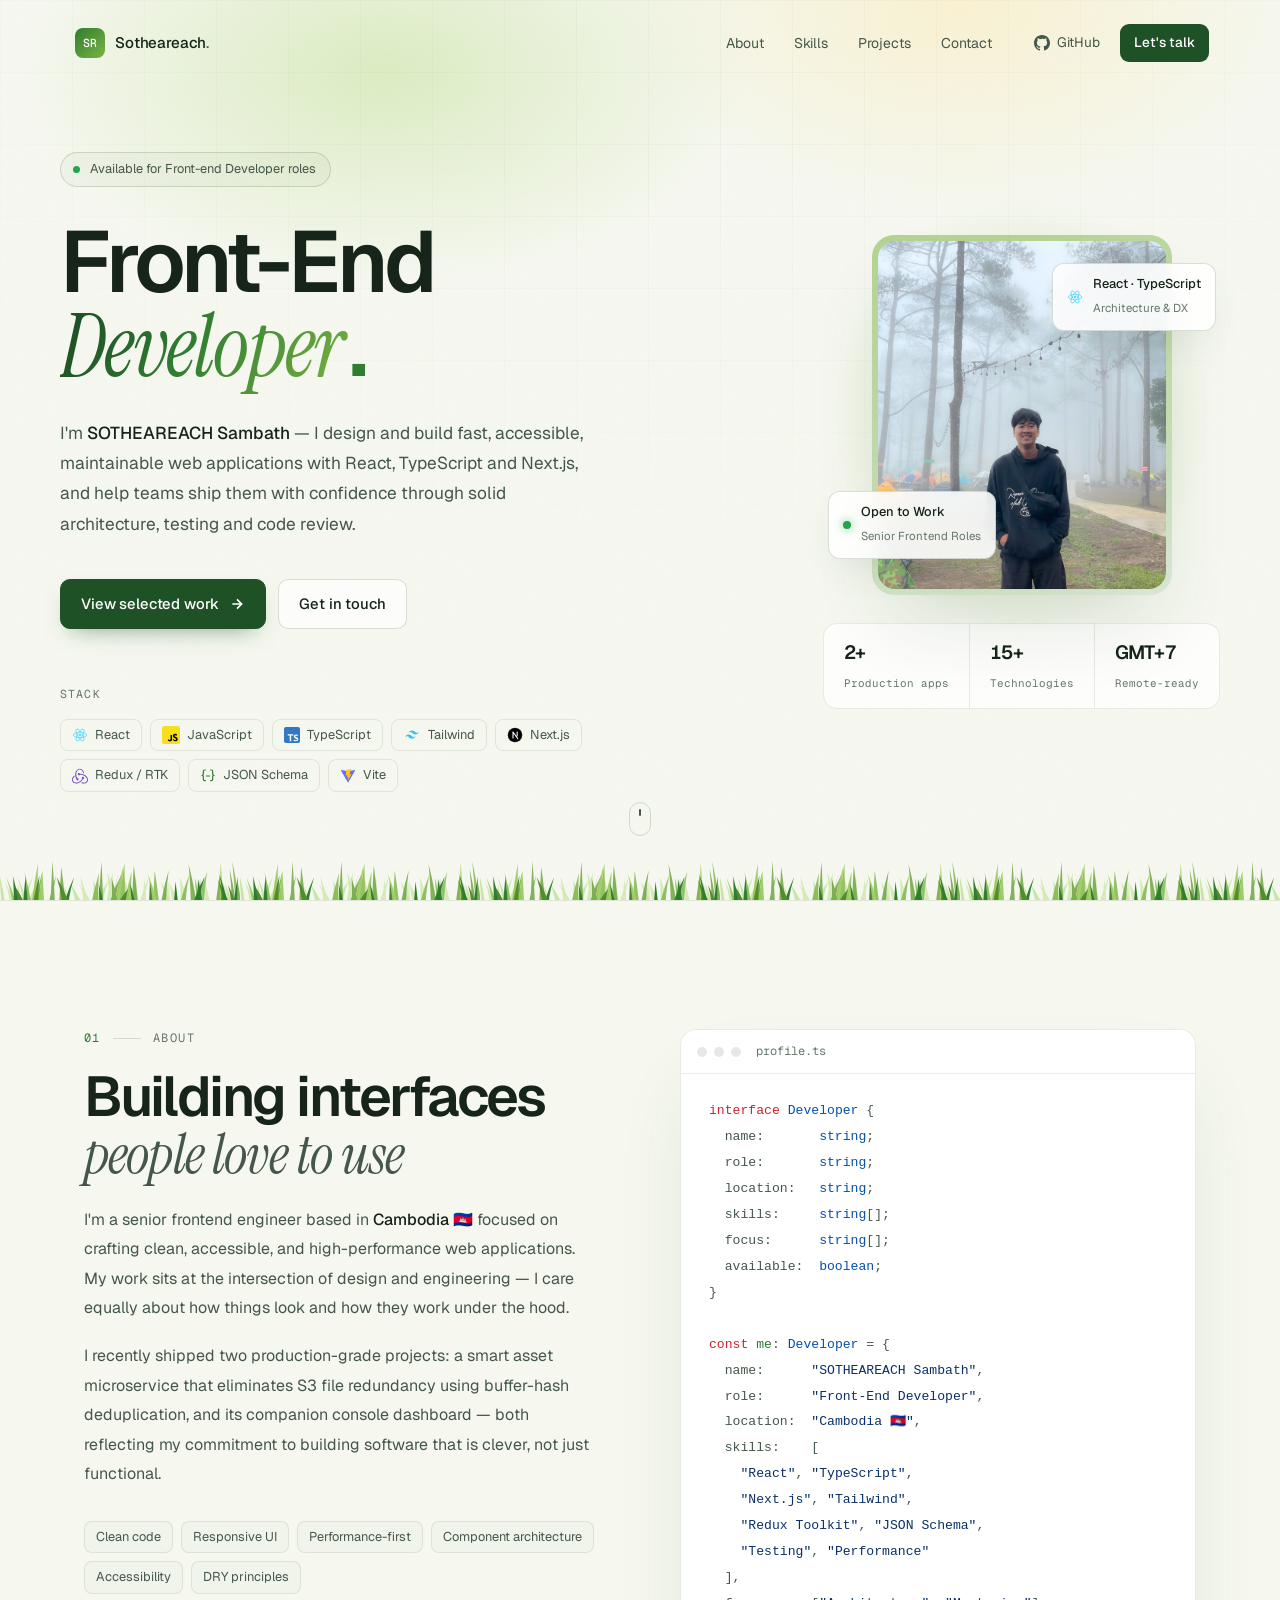
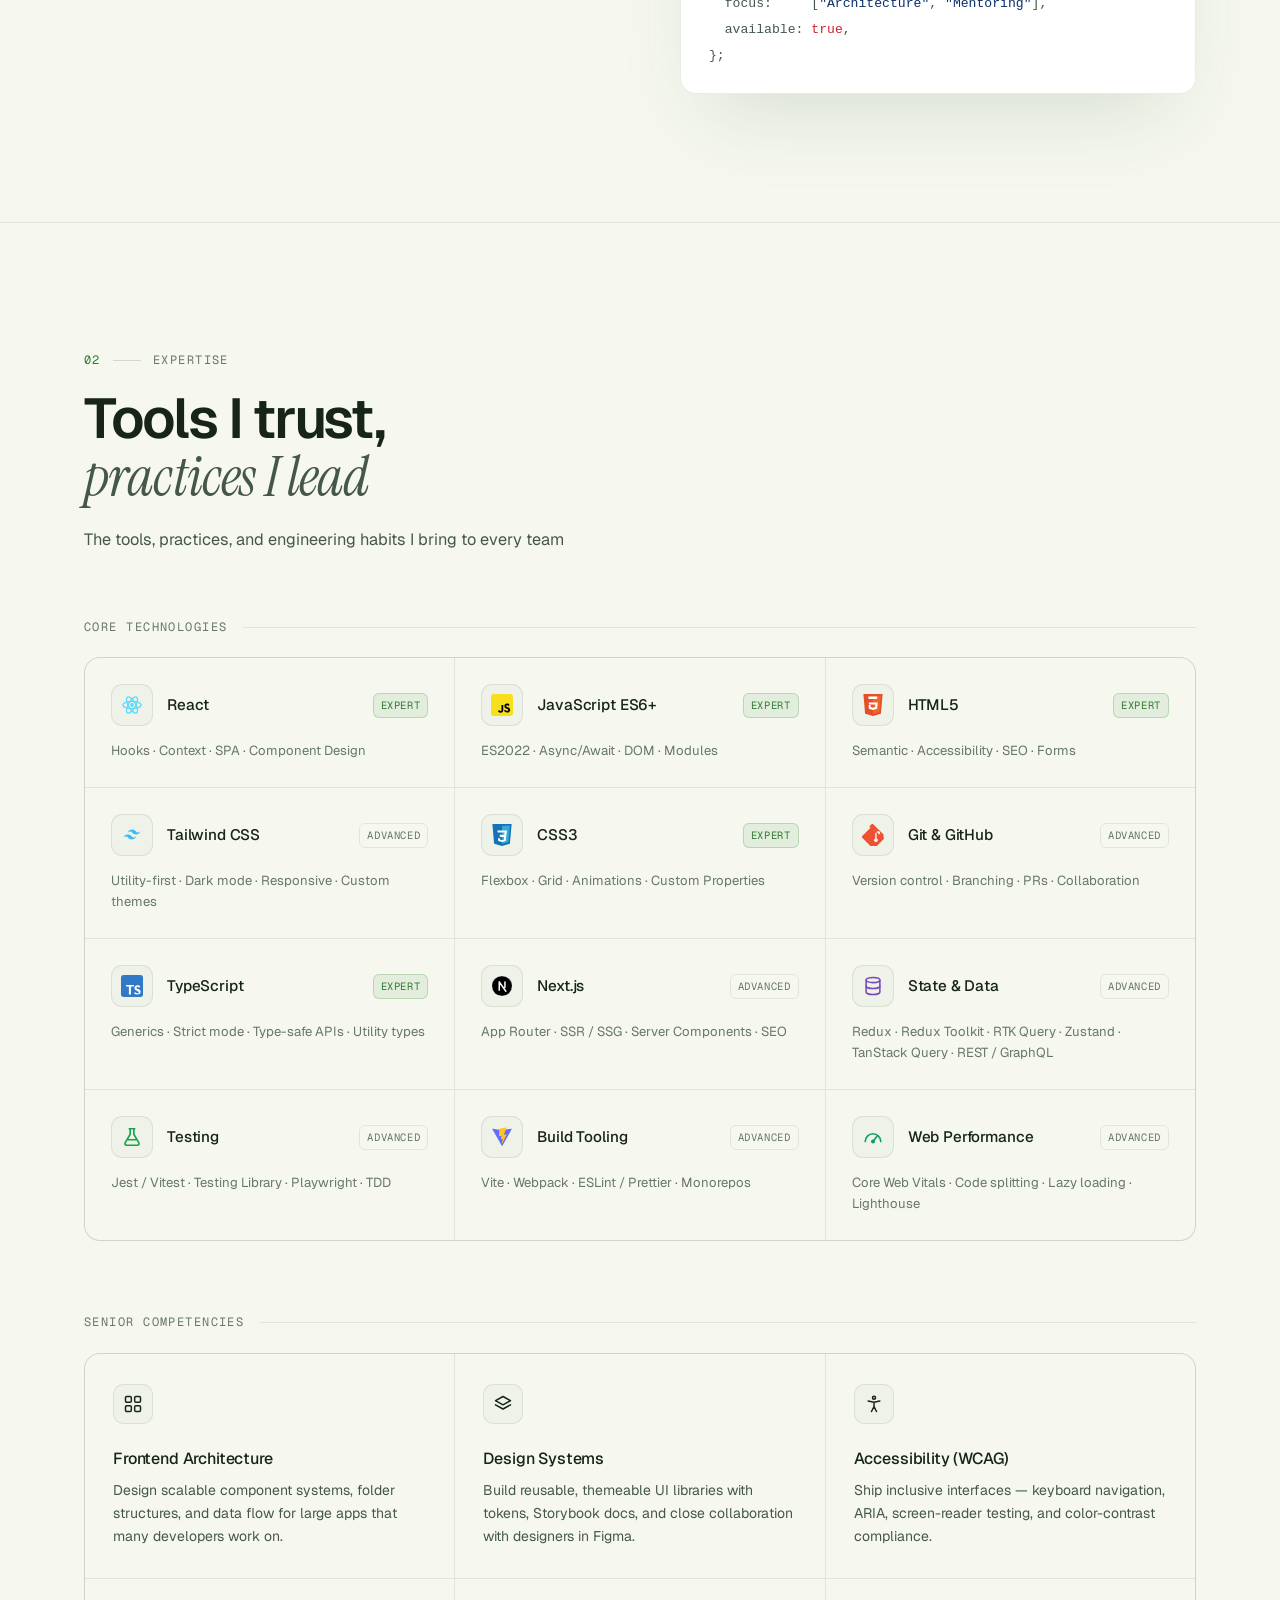
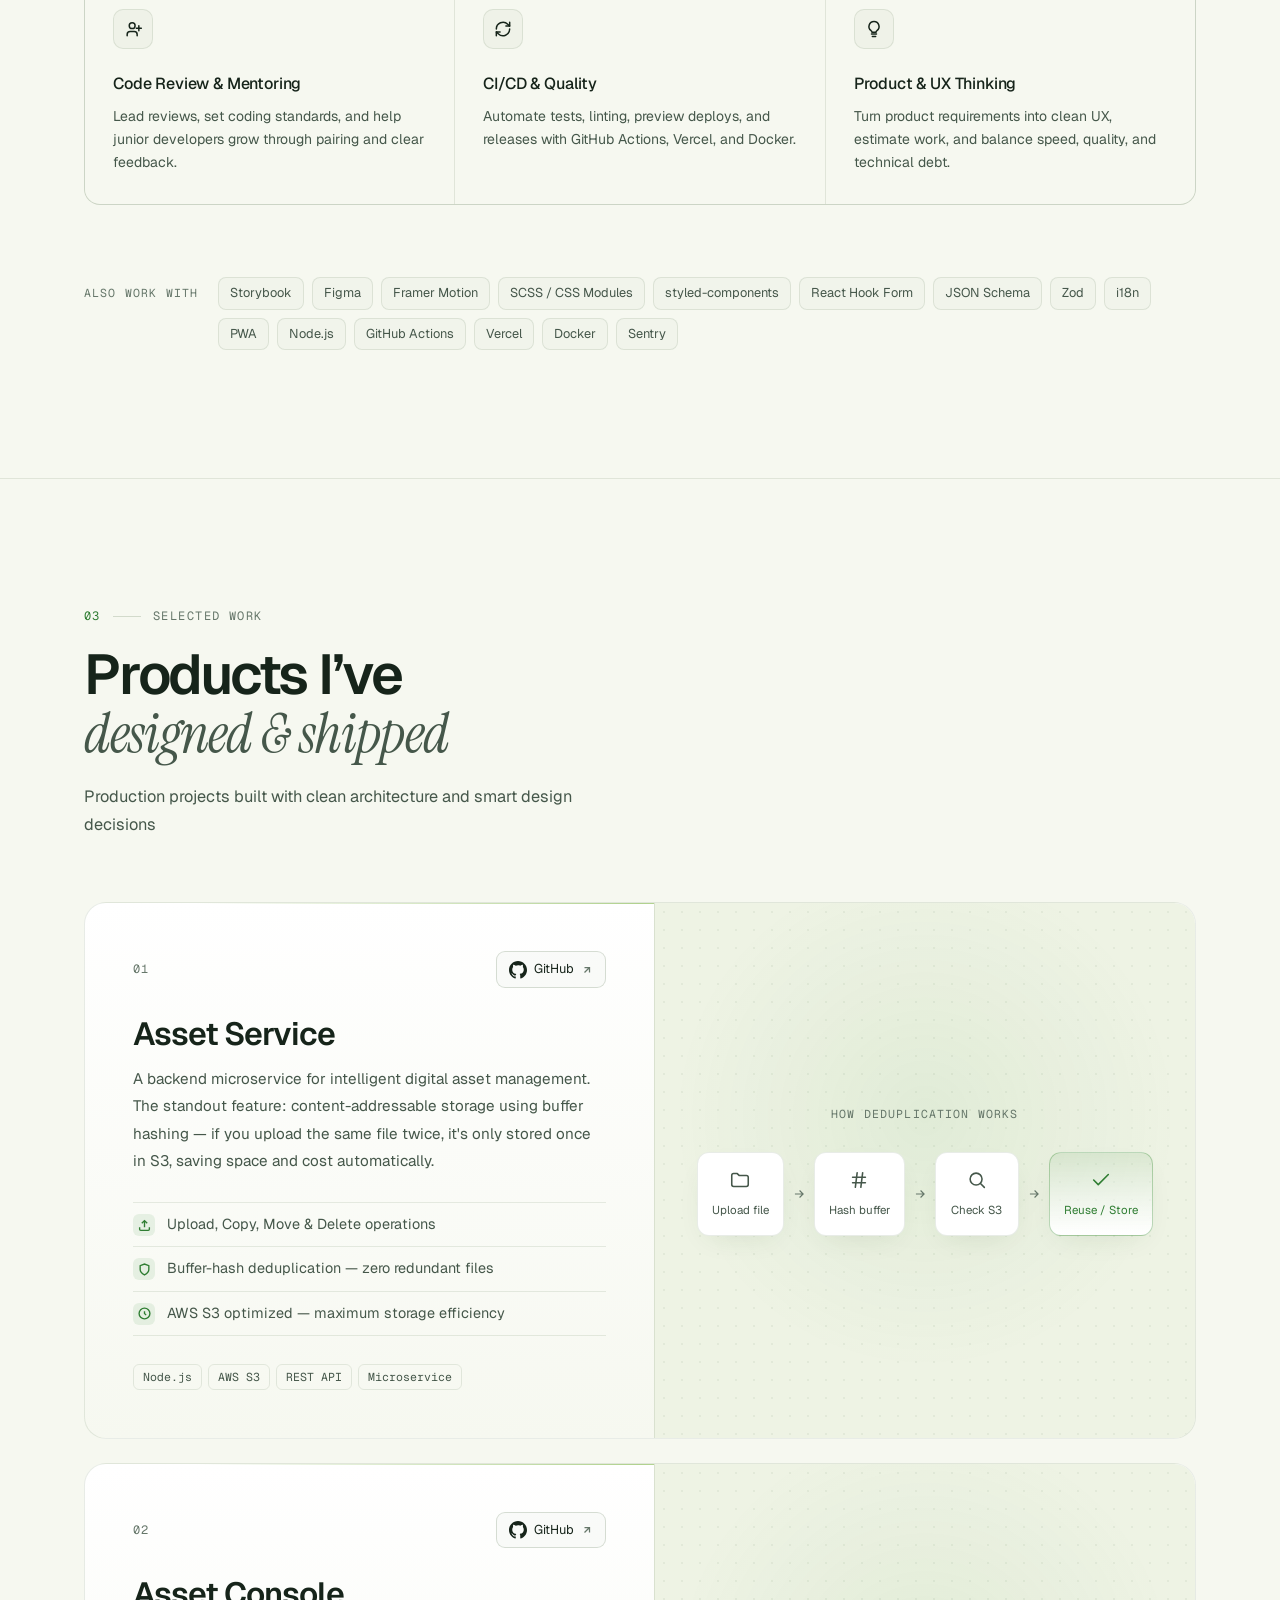
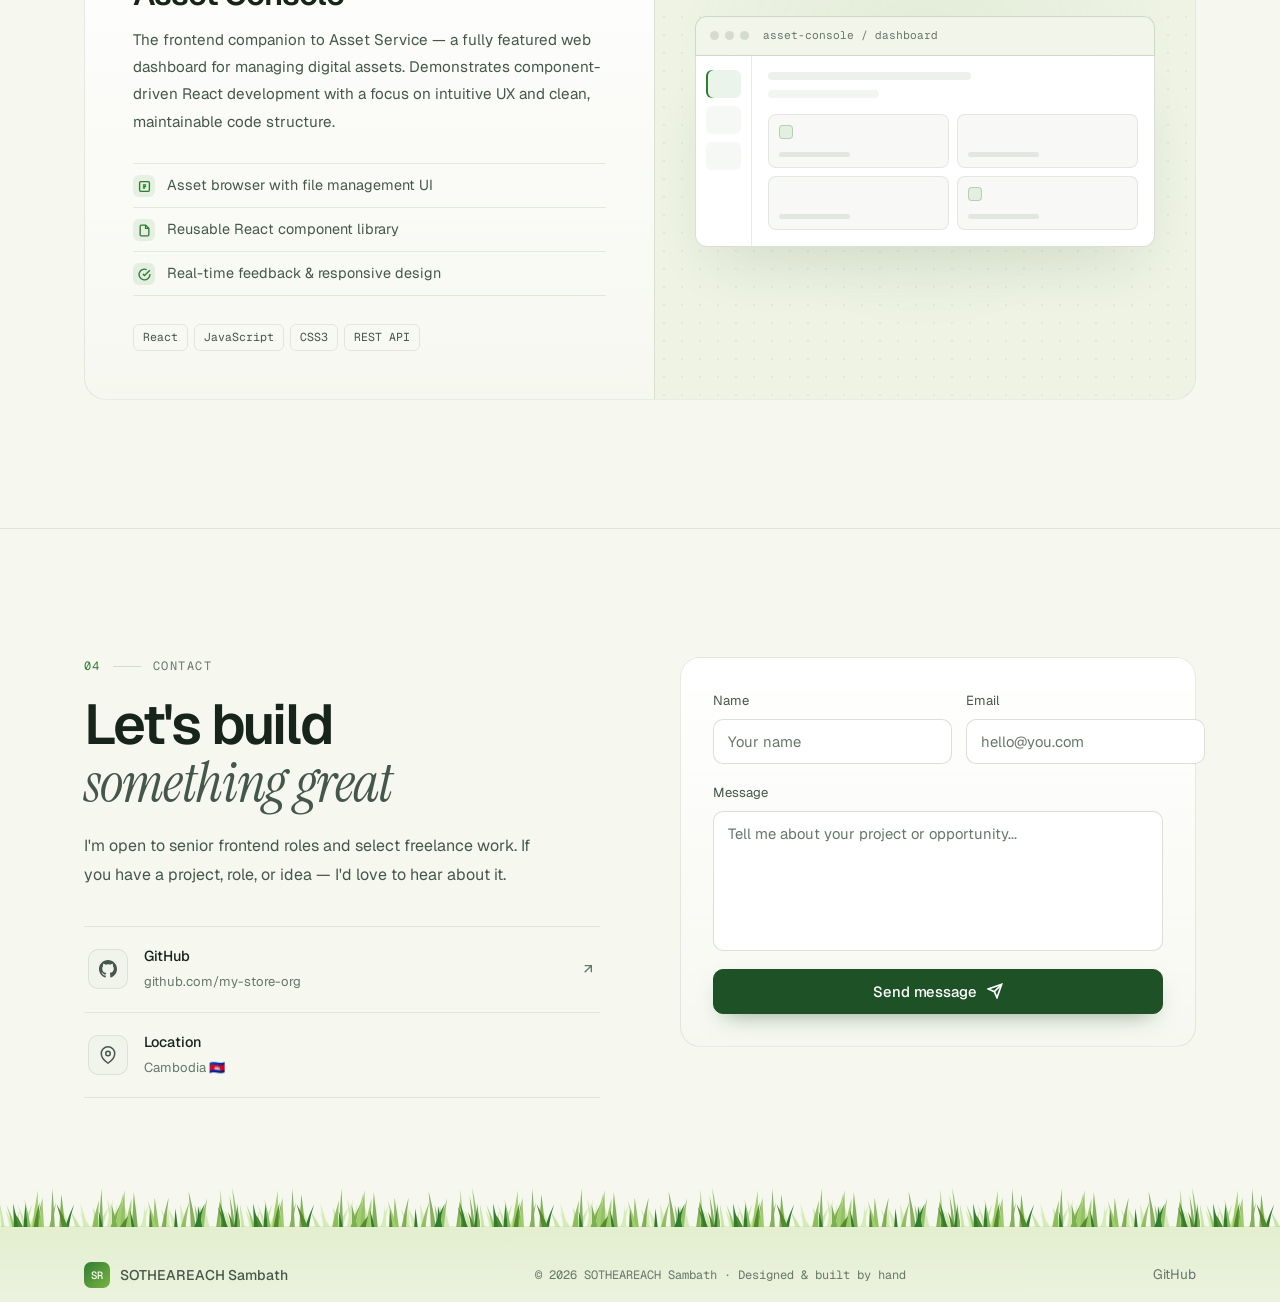
<file: index.pre-education.backup.html>
<!DOCTYPE html>
<html lang="en">
<head>
  <meta charset="UTF-8" />
  <meta name="viewport" content="width=device-width, initial-scale=1.0" />
  <meta name="description" content="SOTHEAREACH Sambath — Front-End Developer. Building fast, accessible, scalable web applications with React, TypeScript and Next.js." />
  <meta property="og:title" content="SOTHEAREACH Sambath | Front-End Developer" />
  <meta property="og:type" content="website" />
  <title>SOTHEAREACH Sambath — Front-End Developer</title>
  <meta name="theme-color" content="#f6f8f0" />

  <!-- Fonts -->
  <link rel="preconnect" href="https://fonts.googleapis.com" />
  <link rel="preconnect" href="https://fonts.gstatic.com" crossorigin />
  <link href="https://fonts.googleapis.com/css2?family=Geist:wght@300..800&family=Geist+Mono:wght@400;500&family=Instrument+Serif:ital@0;1&display=swap" rel="stylesheet" />
  <link rel="stylesheet" href="style.css" />
</head>
<body>

  <!-- Noise overlay -->
  <div class="noise"></div>

  <!-- Background grid -->
  <div class="bg-grid" aria-hidden="true"></div>
  <div class="bg-glow" aria-hidden="true"></div>

  <!-- ════════════════════════ NAV ════════════════════════ -->
  <nav class="nav" id="nav">
    <div class="nav-inner">
      <a href="#home" class="nav-brand" id="nav-brand">
        <div class="brand-mark">SR</div>
        <span class="brand-name">Sotheareach<span class="brand-dot">.</span></span>
      </a>

      <ul class="nav-menu" id="navMenu" role="menubar">
        <li role="none"><a href="#about"    class="nav-item" id="ni-about"    role="menuitem">About</a></li>
        <li role="none"><a href="#skills"   class="nav-item" id="ni-skills"   role="menuitem">Skills</a></li>
        <li role="none"><a href="#projects" class="nav-item" id="ni-projects" role="menuitem">Projects</a></li>
        <li role="none"><a href="#contact"  class="nav-item" id="ni-contact"  role="menuitem">Contact</a></li>
      </ul>

      <a href="https://github.com/my-store-org" target="_blank" class="nav-cta" id="nav-github">
        <svg width="16" height="16" viewBox="0 0 24 24" fill="currentColor"><path d="M12 0C5.374 0 0 5.373 0 12c0 5.302 3.438 9.8 8.207 11.387.599.111.793-.261.793-.577v-2.234c-3.338.726-4.033-1.416-4.033-1.416-.546-1.387-1.333-1.756-1.333-1.756-1.089-.745.083-.729.083-.729 1.205.084 1.839 1.237 1.839 1.237 1.07 1.834 2.807 1.304 3.492.997.107-.775.418-1.305.762-1.604-2.665-.305-5.467-1.334-5.467-5.931 0-1.311.469-2.381 1.236-3.221-.124-.303-.535-1.524.117-3.176 0 0 1.008-.322 3.301 1.23A11.509 11.509 0 0 1 12 5.803c1.02.005 2.047.138 3.006.404 2.291-1.552 3.297-1.23 3.297-1.23.653 1.653.242 2.874.118 3.176.77.84 1.235 1.911 1.235 3.221 0 4.609-2.807 5.624-5.479 5.921.43.372.823 1.102.823 2.222v3.293c0 .319.192.694.801.576C20.566 21.797 24 17.3 24 12c0-6.627-5.373-12-12-12z"/></svg>
        <span>GitHub</span>
      </a>
      <a href="#contact" class="nav-hire" id="nav-hire">Let's talk</a>

      <button class="burger" id="burger" aria-label="Toggle navigation" aria-expanded="false">
        <span class="burger-line"></span>
        <span class="burger-line"></span>
      </button>
    </div>
  </nav>

  <!-- ════════════════════════ HERO ════════════════════════ -->
  <section id="home" class="hero">
    <div class="hero-wrap">

      <!-- Left column -->
      <div class="hero-left">
        <div class="hero-label reveal">
          <span class="label-dot"></span>
          <span>Available for Front-end Developer roles</span>
        </div>

        <h1 class="hero-heading reveal">
          <span class="h-line">Front-End</span>
          <span class="h-line"><span class="h-accent">Developer</span><span class="h-period">.</span></span>
        </h1>

        <p class="hero-bio reveal">
          I'm <strong>SOTHEAREACH Sambath</strong> — I design and build fast, accessible,
          maintainable web applications with React, TypeScript and Next.js, and help
          teams ship them with confidence through solid architecture, testing and code review.
        </p>

        <div class="hero-actions reveal">
          <a href="#projects" class="btn-primary" id="hero-projects-btn">
            View selected work
            <svg width="16" height="16" viewBox="0 0 24 24" fill="none" stroke="currentColor" stroke-width="2.5"><path d="M5 12h14M12 5l7 7-7 7"/></svg>
          </a>
          <a href="#contact" class="btn-ghost" id="hero-contact-btn">Get in touch</a>
        </div>

        <div class="hero-stack reveal">
          <span class="stack-label">Stack</span>
          <div class="stack-items">
            <div class="stack-pill" title="React">
              <!-- React SVG -->
              <svg viewBox="0 0 24 24" width="16" height="16" fill="none"><circle cx="12" cy="12" r="2.05" fill="#61DAFB"/><ellipse cx="12" cy="12" rx="10" ry="3.9" stroke="#61DAFB" stroke-width="1.3" fill="none"/><ellipse cx="12" cy="12" rx="10" ry="3.9" stroke="#61DAFB" stroke-width="1.3" fill="none" transform="rotate(60 12 12)"/><ellipse cx="12" cy="12" rx="10" ry="3.9" stroke="#61DAFB" stroke-width="1.3" fill="none" transform="rotate(120 12 12)"/></svg>
              <span>React</span>
            </div>
            <div class="stack-pill" title="JavaScript">
              <svg viewBox="0 0 24 24" width="18" height="18"><rect width="24" height="24" rx="3" fill="#F7DF1E"/><path d="M7.5 18.5l1.6-1c.3.6.6 1 1.3 1 .6 0 1-.3 1-1.1V12h2v5.5c0 2-1.2 2.9-2.9 2.9-1.6 0-2.5-.8-2.9-1.9zM14 18.3l1.6-1c.4.7 1 1.2 1.9 1.2.8 0 1.3-.4 1.3-1 0-.7-.5-1-1.4-1.3l-.5-.2c-1.4-.6-2.3-1.4-2.3-3 0-1.5 1.1-2.6 2.9-2.6 1.3 0 2.2.4 2.8 1.6l-1.5 1c-.3-.6-.7-.8-1.3-.8-.6 0-1 .4-1 .8 0 .6.4.8 1.3 1.2l.5.2c1.6.7 2.6 1.4 2.6 3.1 0 1.8-1.4 2.7-3.3 2.7-1.8 0-3-1-3.6-2.1z" fill="#000"/></svg>
              <span>JavaScript</span>
            </div>
            <div class="stack-pill" title="TypeScript">
              <svg viewBox="0 0 24 24" width="16" height="16"><rect width="24" height="24" rx="3" fill="#3178C6"/><path d="M5.5 12.6h3.1v8.6h2.2v-8.6H14v-1.8H5.5v1.8zm9.2 7.9c.8.5 2 .8 3.1.8 2.2 0 3.6-1 3.6-2.9 0-1.6-.9-2.3-2.6-3l-.6-.3c-.9-.4-1.3-.7-1.3-1.3 0-.5.4-.9 1.1-.9.6 0 1.1.3 1.5.9l1.6-1.1c-.7-1.2-1.7-1.6-3.1-1.6-2 0-3.3 1.3-3.3 2.9 0 1.8 1 2.6 2.6 3.3l.6.3c1 .4 1.5.7 1.5 1.4 0 .6-.5 1-1.4 1-1 0-1.7-.5-2.2-1.3l-1.7 1z" fill="#fff"/></svg>
              <span>TypeScript</span>
            </div>
            <div class="stack-pill" title="Tailwind CSS">
              <svg viewBox="0 0 24 24" width="18" height="18"><path d="M12 6C9.6 6 8.1 7.2 7.5 9.6c.9-1.2 1.95-1.65 3.15-1.35.685.171 1.174.667 1.715 1.215C13.24 10.39 14.265 11.4 16.5 11.4c2.4 0 3.9-1.2 4.5-3.6-.9 1.2-1.95 1.65-3.15 1.35-.685-.171-1.174-.667-1.715-1.215C15.26 7.01 14.235 6 12 6zM7.5 11.4C5.1 11.4 3.6 12.6 3 15c.9-1.2 1.95-1.65 3.15-1.35.685.171 1.174.667 1.715 1.215C8.74 15.79 9.765 16.8 12 16.8c2.4 0 3.9-1.2 4.5-3.6-.9 1.2-1.95 1.65-3.15 1.35-.685-.171-1.174-.667-1.715-1.215C10.76 12.41 9.735 11.4 7.5 11.4z" fill="#38BDF8"/></svg>
              <span>Tailwind</span>
            </div>
            <div class="stack-pill" title="Next.js">
              <svg viewBox="0 0 24 24" width="16" height="16"><circle cx="12" cy="12" r="11" fill="#000" stroke="#fff" stroke-opacity=".35"/><path d="M9 7.5v9M9 7.5l7.2 10.2M15.2 7.5v6" stroke="#fff" stroke-width="1.6" stroke-linecap="round" fill="none"/></svg>
              <span>Next.js</span>
            </div>
            <div class="stack-pill" title="Redux &amp; Redux Toolkit">
              <svg viewBox="0 0 24 24" width="16" height="16"><path fill="#764ABC" d="M16.634 16.504c.87-.075 1.543-.84 1.5-1.754-.047-.914-.796-1.648-1.709-1.648h-.061a1.71 1.71 0 00-1.648 1.769c.03.479.226.869.494 1.153-1.048 2.038-2.621 3.536-5.005 4.795-1.603.838-3.296 1.154-4.944.93-1.378-.195-2.456-.81-3.116-1.799-.988-1.499-1.078-3.116-.255-4.734.6-1.17 1.499-2.023 2.099-2.443a9.96 9.96 0 01-.42-1.543C-.868 14.408-.416 18.752.932 20.805c1.004 1.498 3.057 2.456 5.304 2.456.6 0 1.23-.044 1.843-.194 3.897-.749 6.848-3.086 8.541-6.532zm5.348-3.746c-2.32-2.728-5.738-4.226-9.634-4.226h-.51c-.253-.554-.837-.899-1.498-.899h-.045c-.943 0-1.678.81-1.647 1.753.03.898.794 1.648 1.708 1.648h.074a1.69 1.69 0 001.499-1.049h.555c2.309 0 4.495.674 6.488 1.993 1.527 1.005 2.622 2.323 3.237 3.897.538 1.288.509 2.547-.045 3.597-.855 1.647-2.294 2.517-4.196 2.517-1.199 0-2.367-.375-2.967-.644-.36.298-.96.793-1.394 1.093 1.318.598 2.652.943 3.94.943 2.922 0 5.094-1.647 5.919-3.236.898-1.798.824-4.824-1.47-7.416zM6.49 17.042c.03.899.793 1.648 1.708 1.648h.06a1.688 1.688 0 001.648-1.768c0-.9-.779-1.647-1.693-1.647h-.06c-.06 0-.15 0-.226.029-1.243-2.098-1.768-4.347-1.572-6.772.12-1.828.72-3.417 1.797-4.735.9-1.124 2.593-1.68 3.747-1.708 3.236-.061 4.585 3.971 4.689 5.574l1.498.45C17.741 3.704 14.686 1.2 11.764 1.2 9.02 1.2 6.49 3.177 5.47 6.091 4.077 9.985 4.991 13.715 6.7 16.684c-.15.195-.24.539-.21.868z"/></svg>
              <span>Redux / RTK</span>
            </div>
            <div class="stack-pill" title="JSON Schema">
              <svg viewBox="0 0 24 24" width="16" height="16" fill="none" stroke="#2f7d32" stroke-width="1.8" stroke-linecap="round" stroke-linejoin="round"><path d="M8 3H7a2 2 0 00-2 2v4a2 2 0 01-2 2 2 2 0 012 2v4a2 2 0 002 2h1M16 3h1a2 2 0 012 2v4a2 2 0 002 2 2 2 0 00-2 2v4a2 2 0 01-2 2h-1"/><path d="M9.5 12h5"/></svg>
              <span>JSON Schema</span>
            </div>
            <div class="stack-pill" title="Vite">
              <svg viewBox="0 0 24 24" width="16" height="16"><path d="M22.5 3.6L12.6 21.4a.6.6 0 01-1 0L1.5 3.6a.5.5 0 01.6-.7l9.9 1.8h.2l9.7-1.8a.5.5 0 01.6.7z" fill="#646CFF"/><path d="M16.7 1.6L9.4 3a.3.3 0 00-.2.3l-.5 7.6a.3.3 0 00.3.3l2-.5a.3.3 0 01.4.4l-.6 2.9a.3.3 0 00.4.3l1.2-.4a.3.3 0 01.4.4l-1 4.5c0 .3.4.4.5.2l.1-.2 4.6-9.3a.3.3 0 00-.3-.4l-2.1.4a.3.3 0 01-.4-.4L17 2a.3.3 0 00-.3-.4z" fill="#FFC517"/></svg>
              <span>Vite</span>
            </div>
          </div>
        </div>
      </div>

      <!-- Right column — Avatar -->
      <div class="hero-right reveal">
        <div class="avatar-frame">
          <div class="avatar-glow"></div>
          <div class="avatar-photo">
            <img src="avatar.jpg" alt="SOTHEAREACH Sambath" />
          </div>
          <!-- Floating cards -->
          <div class="float-card fc-top">
            <svg viewBox="0 0 24 24" width="16" height="16" fill="none"><circle cx="12" cy="12" r="2.05" fill="#61DAFB"/><ellipse cx="12" cy="12" rx="10" ry="3.9" stroke="#61DAFB" stroke-width="1.3" fill="none"/><ellipse cx="12" cy="12" rx="10" ry="3.9" stroke="#61DAFB" stroke-width="1.3" fill="none" transform="rotate(60 12 12)"/><ellipse cx="12" cy="12" rx="10" ry="3.9" stroke="#61DAFB" stroke-width="1.3" fill="none" transform="rotate(120 12 12)"/></svg>
            <div class="fc-text">
              <strong>React · TypeScript</strong>
              <span>Architecture &amp; DX</span>
            </div>
          </div>
          <div class="float-card fc-bottom">
            <div class="fc-dot fc-green"></div>
            <div class="fc-text">
              <strong>Open to Work</strong>
              <span>Senior Frontend Roles</span>
            </div>
          </div>
        </div>

        <!-- Side stats -->
        <div class="hero-stats">
          <div class="hstat">
            <span class="hstat-num">2+</span>
            <span class="hstat-lbl">Production apps</span>
          </div>
          <div class="hstat-divider"></div>
          <div class="hstat">
            <span class="hstat-num">15+</span>
            <span class="hstat-lbl">Technologies</span>
          </div>
          <div class="hstat-divider"></div>
          <div class="hstat">
            <span class="hstat-num">GMT+7</span>
            <span class="hstat-lbl">Remote-ready</span>
          </div>
        </div>
      </div>

    </div>

    <!-- Scroll hint -->
    <a href="#about" class="scroll-hint" aria-label="Scroll to about">
      <div class="scroll-mouse">
        <div class="scroll-wheel"></div>
      </div>
    </a>
  </section>

  <!-- ════════════════════════ ABOUT ════════════════════════ -->
  <section id="about" class="section about-section">
    <div class="container">
      <div class="about-grid">

        <div class="about-left">
          <div class="section-eyebrow reveal"><span class="eb-num">01</span>About</div>
          <h2 class="section-title reveal">
            Building interfaces<br/>
            <em>people love to use</em>
          </h2>
          <p class="about-body reveal">
            I'm a senior frontend engineer based in <strong>Cambodia 🇰🇭</strong> focused on 
            crafting clean, accessible, and high-performance web applications. 
            My work sits at the intersection of design and engineering — I care equally 
            about how things look and how they work under the hood.
          </p>
          <p class="about-body reveal">
            I recently shipped two production-grade projects: a smart asset microservice 
            that eliminates S3 file redundancy using buffer-hash deduplication, and its 
            companion console dashboard — both reflecting my commitment to building 
            software that is clever, not just functional.
          </p>

          <div class="about-chips reveal">
            <span class="chip">Clean code</span>
            <span class="chip">Responsive UI</span>
            <span class="chip">Performance-first</span>
            <span class="chip">Component architecture</span>
            <span class="chip">Accessibility</span>
            <span class="chip">DRY principles</span>
          </div>
        </div>

        <div class="about-right reveal">
          <div class="code-card">
            <div class="code-card-bar">
              <div class="cc-dot cc-red"></div>
              <div class="cc-dot cc-yellow"></div>
              <div class="cc-dot cc-green"></div>
              <span class="cc-title">profile.ts</span>
            </div>
            <pre class="code-content"><code
><span class="t-kw">interface</span> <span class="t-ty">Developer</span> {
  name:       <span class="t-ty">string</span>;
  role:       <span class="t-ty">string</span>;
  location:   <span class="t-ty">string</span>;
  skills:     <span class="t-ty">string</span>[];
  focus:      <span class="t-ty">string</span>[];
  available:  <span class="t-ty">boolean</span>;
}

<span class="t-kw">const</span> <span class="t-var">me</span>: <span class="t-ty">Developer</span> = {
  name:      <span class="t-str">"SOTHEAREACH Sambath"</span>,
  role:      <span class="t-str">"Front-End Developer"</span>,
  location:  <span class="t-str">"Cambodia 🇰🇭"</span>,
  skills:    [
    <span class="t-str">"React"</span>, <span class="t-str">"TypeScript"</span>,
    <span class="t-str">"Next.js"</span>, <span class="t-str">"Tailwind"</span>,
    <span class="t-str">"Redux Toolkit"</span>, <span class="t-str">"JSON Schema"</span>,
    <span class="t-str">"Testing"</span>, <span class="t-str">"Performance"</span>
  ],
  focus:     [<span class="t-str">"Architecture"</span>, <span class="t-str">"Mentoring"</span>],
  available: <span class="t-kw">true</span>,
};</code></pre>
          </div>
        </div>

      </div>
    </div>
  </section>

  <!-- ════════════════════════ SKILLS ════════════════════════ -->
  <section id="skills" class="section skills-section">
    <div class="container">
      <div class="section-eyebrow reveal"><span class="eb-num">02</span>Expertise</div>
      <h2 class="section-title reveal">Tools I trust,<br/><em>practices I lead</em></h2>
      <p class="section-sub reveal">The tools, practices, and engineering habits I bring to every team</p>

      <h3 class="skills-subhead reveal">Core Technologies</h3>
      <div class="skills-grid">

        <!-- React -->
        <div class="skill-item reveal" style="--i:0">
          <div class="skill-top">
            <div class="skill-logo sl-react">
              <svg viewBox="0 0 24 24" width="28" height="28" fill="none"><circle cx="12" cy="12" r="2.05" fill="#61DAFB"/><ellipse cx="12" cy="12" rx="10" ry="3.9" stroke="#61DAFB" stroke-width="1.5" fill="none"/><ellipse cx="12" cy="12" rx="10" ry="3.9" stroke="#61DAFB" stroke-width="1.5" fill="none" transform="rotate(60 12 12)"/><ellipse cx="12" cy="12" rx="10" ry="3.9" stroke="#61DAFB" stroke-width="1.5" fill="none" transform="rotate(120 12 12)"/></svg>
            </div>
            <div class="skill-meta">
              <span class="skill-name">React</span>
              <span class="skill-pct lvl-expert">Expert</span>
            </div>
          </div>
          <p class="skill-tags">Hooks · Context · SPA · Component Design</p>
        </div>

        <!-- JavaScript -->
        <div class="skill-item reveal" style="--i:1">
          <div class="skill-top">
            <div class="skill-logo sl-js">
              <svg viewBox="0 0 24 24" width="28" height="28"><rect width="24" height="24" rx="3" fill="#F7DF1E"/><path d="M7.5 18.5l1.6-1c.3.6.6 1 1.3 1 .6 0 1-.3 1-1.1V12h2v5.5c0 2-1.2 2.9-2.9 2.9-1.6 0-2.5-.8-2.9-1.9zM14 18.3l1.6-1c.4.7 1 1.2 1.9 1.2.8 0 1.3-.4 1.3-1 0-.7-.5-1-1.4-1.3l-.5-.2c-1.4-.6-2.3-1.4-2.3-3 0-1.5 1.1-2.6 2.9-2.6 1.3 0 2.2.4 2.8 1.6l-1.5 1c-.3-.6-.7-.8-1.3-.8-.6 0-1 .4-1 .8 0 .6.4.8 1.3 1.2l.5.2c1.6.7 2.6 1.4 2.6 3.1 0 1.8-1.4 2.7-3.3 2.7-1.8 0-3-1-3.6-2.1z" fill="#000"/></svg>
            </div>
            <div class="skill-meta">
              <span class="skill-name">JavaScript ES6+</span>
              <span class="skill-pct lvl-expert">Expert</span>
            </div>
          </div>
          <p class="skill-tags">ES2022 · Async/Await · DOM · Modules</p>
        </div>

        <!-- HTML5 -->
        <div class="skill-item reveal" style="--i:2">
          <div class="skill-top">
            <div class="skill-logo sl-html">
              <svg viewBox="0 0 24 24" width="28" height="28"><path d="M1.5 0h21l-1.9 21.6L12 24l-8.6-2.4L1.5 0z" fill="#E34F26"/><path d="M12 2.2v19.4l7-1.9 1.6-18-8.6.5z" fill="#EF652A"/><path d="M7.3 8.2l.3 3.2h7.1l-.3 2.8-2.4.7-2.4-.7-.2-2.1H7.2l.3 4 4.5 1.3 4.5-1.3.6-6.9H7.3zm-.5-5.6h9.9l-.3 2.8H7.2L6.8 2.6z" fill="#fff"/></svg>
            </div>
            <div class="skill-meta">
              <span class="skill-name">HTML5</span>
              <span class="skill-pct lvl-expert">Expert</span>
            </div>
          </div>
          <p class="skill-tags">Semantic · Accessibility · SEO · Forms</p>
        </div>

        <!-- Tailwind -->
        <div class="skill-item reveal" style="--i:3">
          <div class="skill-top">
            <div class="skill-logo sl-tailwind">
              <svg viewBox="0 0 24 24" width="28" height="28"><path d="M12 6C9.6 6 8.1 7.2 7.5 9.6c.9-1.2 1.95-1.65 3.15-1.35.685.171 1.174.667 1.715 1.215C13.24 10.39 14.265 11.4 16.5 11.4c2.4 0 3.9-1.2 4.5-3.6-.9 1.2-1.95 1.65-3.15 1.35-.685-.171-1.174-.667-1.715-1.215C15.26 7.01 14.235 6 12 6zM7.5 11.4C5.1 11.4 3.6 12.6 3 15c.9-1.2 1.95-1.65 3.15-1.35.685.171 1.174.667 1.715 1.215C8.74 15.79 9.765 16.8 12 16.8c2.4 0 3.9-1.2 4.5-3.6-.9 1.2-1.95 1.65-3.15 1.35-.685-.171-1.174-.667-1.715-1.215C10.76 12.41 9.735 11.4 7.5 11.4z" fill="#38BDF8"/></svg>
            </div>
            <div class="skill-meta">
              <span class="skill-name">Tailwind CSS</span>
              <span class="skill-pct">Advanced</span>
            </div>
          </div>
          <p class="skill-tags">Utility-first · Dark mode · Responsive · Custom themes</p>
        </div>

        <!-- CSS3 -->
        <div class="skill-item reveal" style="--i:4">
          <div class="skill-top">
            <div class="skill-logo sl-css">
              <svg viewBox="0 0 24 24" width="28" height="28"><path d="M1.5 0h21l-1.9 21.6L12 24l-8.6-2.4L1.5 0z" fill="#1572B6"/><path d="M12 2.2v19.4l7-1.9 1.6-18-8.6.5z" fill="#33A9DC"/><path d="M17.4 7H7l.3 2.4h7.5l-.3 2.4H9.4l.3 2.4h4.6l-.3 2.9-2 .6-2-.6-.1-1.5H7.6l.3 3 4.1 1.1 4.1-1.1.5-5.4.4-2.9L17.4 7z" fill="#fff"/></svg>
            </div>
            <div class="skill-meta">
              <span class="skill-name">CSS3</span>
              <span class="skill-pct lvl-expert">Expert</span>
            </div>
          </div>
          <p class="skill-tags">Flexbox · Grid · Animations · Custom Properties</p>
        </div>

        <!-- Git -->
        <div class="skill-item reveal" style="--i:5">
          <div class="skill-top">
            <div class="skill-logo sl-git">
              <svg viewBox="0 0 24 24" width="28" height="28"><path d="M23.5 11.5l-11-11a1.7 1.7 0 00-2.4 0L7.9 2.8l3 3a2 2 0 012.6 2.5l2.9 2.9a2 2 0 112.3.3l-2.7-2.7v7a2 2 0 11-1.6 0V8.5a2 2 0 01-1.1-2.6L10.4 3 .5 12.9a1.7 1.7 0 000 2.4l11 11a1.7 1.7 0 002.4 0l9.6-9.6a1.7 1.7 0 000-2.2z" fill="#F05032"/></svg>
            </div>
            <div class="skill-meta">
              <span class="skill-name">Git & GitHub</span>
              <span class="skill-pct">Advanced</span>
            </div>
          </div>
          <p class="skill-tags">Version control · Branching · PRs · Collaboration</p>
        </div>

        <!-- TypeScript -->
        <div class="skill-item reveal" style="--i:6">
          <div class="skill-top">
            <div class="skill-logo sl-ts">
              <svg viewBox="0 0 24 24" width="28" height="28"><rect width="24" height="24" rx="3" fill="#3178C6"/><path d="M5.5 12.6h3.1v8.6h2.2v-8.6H14v-1.8H5.5v1.8zm9.2 7.9c.8.5 2 .8 3.1.8 2.2 0 3.6-1 3.6-2.9 0-1.6-.9-2.3-2.6-3l-.6-.3c-.9-.4-1.3-.7-1.3-1.3 0-.5.4-.9 1.1-.9.6 0 1.1.3 1.5.9l1.6-1.1c-.7-1.2-1.7-1.6-3.1-1.6-2 0-3.3 1.3-3.3 2.9 0 1.8 1 2.6 2.6 3.3l.6.3c1 .4 1.5.7 1.5 1.4 0 .6-.5 1-1.4 1-1 0-1.7-.5-2.2-1.3l-1.7 1z" fill="#fff"/></svg>
            </div>
            <div class="skill-meta">
              <span class="skill-name">TypeScript</span>
              <span class="skill-pct lvl-expert">Expert</span>
            </div>
          </div>
          <p class="skill-tags">Generics · Strict mode · Type-safe APIs · Utility types</p>
        </div>

        <!-- Next.js -->
        <div class="skill-item reveal" style="--i:7">
          <div class="skill-top">
            <div class="skill-logo sl-next">
              <svg viewBox="0 0 24 24" width="28" height="28"><circle cx="12" cy="12" r="11" fill="#000" stroke="#fff" stroke-opacity=".3"/><path d="M9 7.5v9M9 7.5l7.2 10.2M15.2 7.5v6" stroke="#fff" stroke-width="1.6" stroke-linecap="round" fill="none"/></svg>
            </div>
            <div class="skill-meta">
              <span class="skill-name">Next.js</span>
              <span class="skill-pct">Advanced</span>
            </div>
          </div>
          <p class="skill-tags">App Router · SSR / SSG · Server Components · SEO</p>
        </div>

        <!-- State &amp; Data -->
        <div class="skill-item reveal" style="--i:8">
          <div class="skill-top">
            <div class="skill-logo sl-state">
              <svg viewBox="0 0 24 24" width="26" height="26" fill="none" stroke="#764ABC" stroke-width="1.7" stroke-linecap="round" stroke-linejoin="round"><ellipse cx="12" cy="5.5" rx="7.5" ry="2.8"/><path d="M4.5 5.5v6.5c0 1.5 3.4 2.8 7.5 2.8s7.5-1.3 7.5-2.8V5.5"/><path d="M4.5 12v6.5c0 1.5 3.4 2.8 7.5 2.8s7.5-1.3 7.5-2.8V12"/></svg>
            </div>
            <div class="skill-meta">
              <span class="skill-name">State &amp; Data</span>
              <span class="skill-pct">Advanced</span>
            </div>
          </div>
          <p class="skill-tags">Redux · Redux Toolkit · RTK Query · Zustand · TanStack Query · REST / GraphQL</p>
        </div>

        <!-- Testing -->
        <div class="skill-item reveal" style="--i:9">
          <div class="skill-top">
            <div class="skill-logo sl-test">
              <svg viewBox="0 0 24 24" width="26" height="26" fill="none" stroke="#16a34a" stroke-width="1.8" stroke-linecap="round" stroke-linejoin="round"><path d="M9 3h6M10 3v6l-5.5 9.5A1.7 1.7 0 006 21h12a1.7 1.7 0 001.5-2.5L14 9V3"/><path d="M7.5 15h9"/></svg>
            </div>
            <div class="skill-meta">
              <span class="skill-name">Testing</span>
              <span class="skill-pct">Advanced</span>
            </div>
          </div>
          <p class="skill-tags">Jest / Vitest · Testing Library · Playwright · TDD</p>
        </div>

        <!-- Build Tooling -->
        <div class="skill-item reveal" style="--i:10">
          <div class="skill-top">
            <div class="skill-logo sl-build">
              <svg viewBox="0 0 24 24" width="26" height="26"><path d="M22.5 3.6L12.6 21.4a.6.6 0 01-1 0L1.5 3.6a.5.5 0 01.6-.7l9.9 1.8h.2l9.7-1.8a.5.5 0 01.6.7z" fill="#646CFF"/><path d="M16.7 1.6L9.4 3a.3.3 0 00-.2.3l-.5 7.6a.3.3 0 00.3.3l2-.5a.3.3 0 01.4.4l-.6 2.9a.3.3 0 00.4.3l1.2-.4a.3.3 0 01.4.4l-1 4.5c0 .3.4.4.5.2l.1-.2 4.6-9.3a.3.3 0 00-.3-.4l-2.1.4a.3.3 0 01-.4-.4L17 2a.3.3 0 00-.3-.4z" fill="#FFC517"/></svg>
            </div>
            <div class="skill-meta">
              <span class="skill-name">Build Tooling</span>
              <span class="skill-pct">Advanced</span>
            </div>
          </div>
          <p class="skill-tags">Vite · Webpack · ESLint / Prettier · Monorepos</p>
        </div>

        <!-- Web Performance -->
        <div class="skill-item reveal" style="--i:11">
          <div class="skill-top">
            <div class="skill-logo sl-perf">
              <svg viewBox="0 0 24 24" width="26" height="26" fill="none" stroke="#0e9f6e" stroke-width="1.8" stroke-linecap="round" stroke-linejoin="round"><path d="M3.5 17a8.5 8.5 0 1117 0"/><path d="M12 17l4.5-6"/><circle cx="12" cy="17" r="1.3" fill="#0e9f6e"/></svg>
            </div>
            <div class="skill-meta">
              <span class="skill-name">Web Performance</span>
              <span class="skill-pct">Advanced</span>
            </div>
          </div>
          <p class="skill-tags">Core Web Vitals · Code splitting · Lazy loading · Lighthouse</p>
        </div>

      </div>

      <h3 class="skills-subhead reveal">Senior Competencies</h3>
      <div class="comp-grid">

        <div class="comp-card reveal" style="--i:0">
          <div class="comp-icon"><svg viewBox="0 0 24 24" width="22" height="22" fill="none" stroke="currentColor" stroke-width="1.8" stroke-linecap="round" stroke-linejoin="round"><rect x="3" y="3" width="7" height="7" rx="1.5"/><rect x="14" y="3" width="7" height="7" rx="1.5"/><rect x="3" y="14" width="7" height="7" rx="1.5"/><rect x="14" y="14" width="7" height="7" rx="1.5"/></svg></div>
          <h3 class="comp-title">Frontend Architecture</h3>
          <p class="comp-desc">Design scalable component systems, folder structures, and data flow for large apps that many developers work on.</p>
        </div>

        <div class="comp-card reveal" style="--i:1">
          <div class="comp-icon"><svg viewBox="0 0 24 24" width="22" height="22" fill="none" stroke="currentColor" stroke-width="1.8" stroke-linecap="round" stroke-linejoin="round"><path d="M12 3l9 5-9 5-9-5 9-5z"/><path d="M3 13l9 5 9-5"/></svg></div>
          <h3 class="comp-title">Design Systems</h3>
          <p class="comp-desc">Build reusable, themeable UI libraries with tokens, Storybook docs, and close collaboration with designers in Figma.</p>
        </div>

        <div class="comp-card reveal" style="--i:2">
          <div class="comp-icon"><svg viewBox="0 0 24 24" width="22" height="22" fill="none" stroke="currentColor" stroke-width="1.8" stroke-linecap="round" stroke-linejoin="round"><circle cx="12" cy="4.5" r="1.8"/><path d="M5 8.5l7 1.5 7-1.5M12 10v5l-3 6M12 15l3 6"/></svg></div>
          <h3 class="comp-title">Accessibility (WCAG)</h3>
          <p class="comp-desc">Ship inclusive interfaces — keyboard navigation, ARIA, screen-reader testing, and color-contrast compliance.</p>
        </div>

        <div class="comp-card reveal" style="--i:3">
          <div class="comp-icon"><svg viewBox="0 0 24 24" width="22" height="22" fill="none" stroke="currentColor" stroke-width="1.8" stroke-linecap="round" stroke-linejoin="round"><path d="M17 20v-1.5a3.5 3.5 0 00-3.5-3.5h-5A3.5 3.5 0 005 18.5V20"/><circle cx="11" cy="8" r="3.5"/><path d="M19 8v6M16 11h6"/></svg></div>
          <h3 class="comp-title">Code Review &amp; Mentoring</h3>
          <p class="comp-desc">Lead reviews, set coding standards, and help junior developers grow through pairing and clear feedback.</p>
        </div>

        <div class="comp-card reveal" style="--i:4">
          <div class="comp-icon"><svg viewBox="0 0 24 24" width="22" height="22" fill="none" stroke="currentColor" stroke-width="1.8" stroke-linecap="round" stroke-linejoin="round"><path d="M4 12a8 8 0 0113.7-5.7L20 8.5"/><path d="M20 4v4.5h-4.5"/><path d="M20 12a8 8 0 01-13.7 5.7L4 15.5"/><path d="M4 20v-4.5h4.5"/></svg></div>
          <h3 class="comp-title">CI/CD &amp; Quality</h3>
          <p class="comp-desc">Automate tests, linting, preview deploys, and releases with GitHub Actions, Vercel, and Docker.</p>
        </div>

        <div class="comp-card reveal" style="--i:5">
          <div class="comp-icon"><svg viewBox="0 0 24 24" width="22" height="22" fill="none" stroke="currentColor" stroke-width="1.8" stroke-linecap="round" stroke-linejoin="round"><path d="M9 18h6M10 21h4"/><path d="M12 3a6 6 0 00-3.5 10.9c.6.4 1 1.1 1 1.8V16h5v-.3c0-.7.4-1.4 1-1.8A6 6 0 0012 3z"/></svg></div>
          <h3 class="comp-title">Product &amp; UX Thinking</h3>
          <p class="comp-desc">Turn product requirements into clean UX, estimate work, and balance speed, quality, and technical debt.</p>
        </div>

      </div>

      <div class="tool-cloud reveal">
        <span class="stack-label">Also work with</span>
        <div class="tool-pills">
          <span class="chip">Storybook</span><span class="chip">Figma</span><span class="chip">Framer Motion</span>
          <span class="chip">SCSS / CSS Modules</span><span class="chip">styled-components</span><span class="chip">React Hook Form</span>
          <span class="chip">JSON Schema</span><span class="chip">Zod</span><span class="chip">i18n</span><span class="chip">PWA</span><span class="chip">Node.js</span>
          <span class="chip">GitHub Actions</span><span class="chip">Vercel</span><span class="chip">Docker</span><span class="chip">Sentry</span>
        </div>
      </div>
    </div>
  </section>

  <!-- ════════════════════════ PROJECTS ════════════════════════ -->
  <section id="projects" class="section projects-section">
    <div class="container">
      <div class="section-eyebrow reveal"><span class="eb-num">03</span>Selected work</div>
      <h2 class="section-title reveal">Products I&rsquo;ve<br/><em>designed &amp; shipped</em></h2>
      <p class="section-sub reveal">Production projects built with clean architecture and smart design decisions</p>

      <div class="proj-grid">

        <!-- Project 1 — Asset Service -->
        <article class="proj-card pc-cyan reveal" id="proj-asset-service">
          <div class="proj-card-inner">
            <header class="proj-header">
              <div class="proj-num">01</div>
              <div class="proj-links-row">
                <a href="https://github.com/my-store-org/asset-service" target="_blank" class="proj-link" id="asset-service-gh" aria-label="View on GitHub">
                  <svg width="18" height="18" viewBox="0 0 24 24" fill="currentColor"><path d="M12 0C5.374 0 0 5.373 0 12c0 5.302 3.438 9.8 8.207 11.387.599.111.793-.261.793-.577v-2.234c-3.338.726-4.033-1.416-4.033-1.416-.546-1.387-1.333-1.756-1.333-1.756-1.089-.745.083-.729.083-.729 1.205.084 1.839 1.237 1.839 1.237 1.07 1.834 2.807 1.304 3.492.997.107-.775.418-1.305.762-1.604-2.665-.305-5.467-1.334-5.467-5.931 0-1.311.469-2.381 1.236-3.221-.124-.303-.535-1.524.117-3.176 0 0 1.008-.322 3.301 1.23A11.509 11.509 0 0 1 12 5.803c1.02.005 2.047.138 3.006.404 2.291-1.552 3.297-1.23 3.297-1.23.653 1.653.242 2.874.118 3.176.77.84 1.235 1.911 1.235 3.221 0 4.609-2.807 5.624-5.479 5.921.43.372.823 1.102.823 2.222v3.293c0 .319.192.694.801.576C20.566 21.797 24 17.3 24 12c0-6.627-5.373-12-12-12z"/></svg>
                  <span>GitHub</span>
                  <svg width="12" height="12" viewBox="0 0 24 24" fill="none" stroke="currentColor" stroke-width="2.5"><path d="M7 17L17 7M7 7h10v10"/></svg>
                </a>
              </div>
            </header>

            <h3 class="proj-title">Asset Service</h3>
            <p class="proj-desc">A backend microservice for intelligent digital asset management. The standout feature: content-addressable storage using buffer hashing — if you upload the same file twice, it's only stored once in S3, saving space and cost automatically.</p>

            <div class="proj-features">
              <div class="pf-row">
                <div class="pf-icon pf-cyan">
                  <svg width="13" height="13" viewBox="0 0 24 24" fill="none" stroke="currentColor" stroke-width="2.5"><path d="M21 15v4a2 2 0 01-2 2H5a2 2 0 01-2-2v-4M17 8l-5-5-5 5M12 3v12"/></svg>
                </div>
                <span>Upload, Copy, Move & Delete operations</span>
              </div>
              <div class="pf-row">
                <div class="pf-icon pf-cyan">
                  <svg width="13" height="13" viewBox="0 0 24 24" fill="none" stroke="currentColor" stroke-width="2.5"><path d="M12 22s8-4 8-10V5l-8-3-8 3v7c0 6 8 10 8 10z"/></svg>
                </div>
                <span>Buffer-hash deduplication — zero redundant files</span>
              </div>
              <div class="pf-row">
                <div class="pf-icon pf-cyan">
                  <svg width="13" height="13" viewBox="0 0 24 24" fill="none" stroke="currentColor" stroke-width="2.5"><circle cx="12" cy="12" r="10"/><path d="M12 8v4l3 3"/></svg>
                </div>
                <span>AWS S3 optimized — maximum storage efficiency</span>
              </div>
            </div>

            <div class="proj-tech-row">
              <span class="pt">Node.js</span>
              <span class="pt">AWS S3</span>
              <span class="pt">REST API</span>
              <span class="pt">Microservice</span>
            </div>
          </div>

          <!-- Deduplication diagram -->
          <div class="proj-diagram">
            <div class="diag-label">How deduplication works</div>
            <div class="diag-flow">
              <div class="diag-step">
                <div class="ds-icon"><svg width="22" height="22" viewBox="0 0 24 24" fill="none" stroke="currentColor" stroke-width="1.7" stroke-linecap="round" stroke-linejoin="round"><path d="M3 7a2 2 0 012-2h4l2 2h8a2 2 0 012 2v8a2 2 0 01-2 2H5a2 2 0 01-2-2z"/></svg></div>
                <span>Upload file</span>
              </div>
              <div class="diag-arrow" aria-hidden="true"><svg width="14" height="14" viewBox="0 0 24 24" fill="none" stroke="currentColor" stroke-width="2"><path d="M5 12h14M13 6l6 6-6 6"/></svg></div>
              <div class="diag-step">
                <div class="ds-icon"><svg width="22" height="22" viewBox="0 0 24 24" fill="none" stroke="currentColor" stroke-width="1.7" stroke-linecap="round" stroke-linejoin="round"><path d="M5 9h14M5 15h14M10 4L8 20M16 4l-2 16"/></svg></div>
                <span>Hash buffer</span>
              </div>
              <div class="diag-arrow" aria-hidden="true"><svg width="14" height="14" viewBox="0 0 24 24" fill="none" stroke="currentColor" stroke-width="2"><path d="M5 12h14M13 6l6 6-6 6"/></svg></div>
              <div class="diag-step">
                <div class="ds-icon"><svg width="22" height="22" viewBox="0 0 24 24" fill="none" stroke="currentColor" stroke-width="1.7" stroke-linecap="round" stroke-linejoin="round"><circle cx="11" cy="11" r="6.5"/><path d="M20 20l-4.2-4.2"/></svg></div>
                <span>Check S3</span>
              </div>
              <div class="diag-arrow" aria-hidden="true"><svg width="14" height="14" viewBox="0 0 24 24" fill="none" stroke="currentColor" stroke-width="2"><path d="M5 12h14M13 6l6 6-6 6"/></svg></div>
              <div class="diag-step ds-reuse">
                <div class="ds-icon"><svg width="22" height="22" viewBox="0 0 24 24" fill="none" stroke="currentColor" stroke-width="1.7" stroke-linecap="round" stroke-linejoin="round"><path d="M20 6L9 17l-5-5"/></svg></div>
                <span>Reuse / Store</span>
              </div>
            </div>
          </div>
        </article>

        <!-- Project 2 — Asset Console -->
        <article class="proj-card pc-purple reveal" id="proj-asset-console">
          <div class="proj-card-inner">
            <header class="proj-header">
              <div class="proj-num pn-purple">02</div>
              <div class="proj-links-row">
                <a href="https://github.com/my-store-org/asset-console" target="_blank" class="proj-link pl-purple" id="asset-console-gh" aria-label="View on GitHub">
                  <svg width="18" height="18" viewBox="0 0 24 24" fill="currentColor"><path d="M12 0C5.374 0 0 5.373 0 12c0 5.302 3.438 9.8 8.207 11.387.599.111.793-.261.793-.577v-2.234c-3.338.726-4.033-1.416-4.033-1.416-.546-1.387-1.333-1.756-1.333-1.756-1.089-.745.083-.729.083-.729 1.205.084 1.839 1.237 1.839 1.237 1.07 1.834 2.807 1.304 3.492.997.107-.775.418-1.305.762-1.604-2.665-.305-5.467-1.334-5.467-5.931 0-1.311.469-2.381 1.236-3.221-.124-.303-.535-1.524.117-3.176 0 0 1.008-.322 3.301 1.23A11.509 11.509 0 0 1 12 5.803c1.02.005 2.047.138 3.006.404 2.291-1.552 3.297-1.23 3.297-1.23.653 1.653.242 2.874.118 3.176.77.84 1.235 1.911 1.235 3.221 0 4.609-2.807 5.624-5.479 5.921.43.372.823 1.102.823 2.222v3.293c0 .319.192.694.801.576C20.566 21.797 24 17.3 24 12c0-6.627-5.373-12-12-12z"/></svg>
                  <span>GitHub</span>
                  <svg width="12" height="12" viewBox="0 0 24 24" fill="none" stroke="currentColor" stroke-width="2.5"><path d="M7 17L17 7M7 7h10v10"/></svg>
                </a>
              </div>
            </header>

            <h3 class="proj-title">Asset Console</h3>
            <p class="proj-desc">The frontend companion to Asset Service — a fully featured web dashboard for managing digital assets. Demonstrates component-driven React development with a focus on intuitive UX and clean, maintainable code structure.</p>

            <div class="proj-features">
              <div class="pf-row">
                <div class="pf-icon pf-purple">
                  <svg width="13" height="13" viewBox="0 0 24 24" fill="none" stroke="currentColor" stroke-width="2.5"><rect x="3" y="3" width="18" height="18" rx="2"/><path d="M9 9h6M9 12h6M9 15h4"/></svg>
                </div>
                <span>Asset browser with file management UI</span>
              </div>
              <div class="pf-row">
                <div class="pf-icon pf-purple">
                  <svg width="13" height="13" viewBox="0 0 24 24" fill="none" stroke="currentColor" stroke-width="2.5"><path d="M14 2H6a2 2 0 00-2 2v16a2 2 0 002 2h12a2 2 0 002-2V8z"/><polyline points="14 2 14 8 20 8"/></svg>
                </div>
                <span>Reusable React component library</span>
              </div>
              <div class="pf-row">
                <div class="pf-icon pf-purple">
                  <svg width="13" height="13" viewBox="0 0 24 24" fill="none" stroke="currentColor" stroke-width="2.5"><path d="M22 11.08V12a10 10 0 11-5.93-9.14"/><polyline points="22 4 12 14.01 9 11.01"/></svg>
                </div>
                <span>Real-time feedback & responsive design</span>
              </div>
            </div>

            <div class="proj-tech-row">
              <span class="pt pt-purple">React</span>
              <span class="pt pt-purple">JavaScript</span>
              <span class="pt pt-purple">CSS3</span>
              <span class="pt pt-purple">REST API</span>
            </div>
          </div>

          <!-- UI mockup mini -->
          <div class="proj-mockup">
            <div class="mock-bar">
              <div class="mock-dot md-r"></div><div class="mock-dot md-y"></div><div class="mock-dot md-g"></div>
              <span class="mock-url">asset-console / dashboard</span>
            </div>
            <div class="mock-body">
              <div class="mock-sidebar">
                <div class="mock-si active"></div>
                <div class="mock-si"></div>
                <div class="mock-si"></div>
              </div>
              <div class="mock-content">
                <div class="mock-row mr-wide"></div>
                <div class="mock-row mr-short"></div>
                <div class="mock-files">
                  <div class="mock-file mf-img"></div>
                  <div class="mock-file mf-doc"></div>
                  <div class="mock-file mf-vid"></div>
                  <div class="mock-file mf-img"></div>
                </div>
              </div>
            </div>
          </div>
        </article>

      </div>
    </div>
  </section>

  <!-- ════════════════════════ CONTACT ════════════════════════ -->
  <section id="contact" class="section contact-section">
    <div class="container">
      <div class="contact-wrap">

        <div class="contact-left">
          <div class="section-eyebrow reveal"><span class="eb-num">04</span>Contact</div>
          <h2 class="section-title reveal">Let's build<br/><em>something great</em></h2>
          <p class="contact-sub reveal">I'm open to senior frontend roles and select freelance work. If you have a project, role, or idea — I'd love to hear about it.</p>

          <div class="contact-list reveal">
            <a href="https://github.com/my-store-org" target="_blank" class="clink" id="contact-github">
              <div class="clink-icon">
                <svg width="20" height="20" viewBox="0 0 24 24" fill="currentColor"><path d="M12 0C5.374 0 0 5.373 0 12c0 5.302 3.438 9.8 8.207 11.387.599.111.793-.261.793-.577v-2.234c-3.338.726-4.033-1.416-4.033-1.416-.546-1.387-1.333-1.756-1.333-1.756-1.089-.745.083-.729.083-.729 1.205.084 1.839 1.237 1.839 1.237 1.07 1.834 2.807 1.304 3.492.997.107-.775.418-1.305.762-1.604-2.665-.305-5.467-1.334-5.467-5.931 0-1.311.469-2.381 1.236-3.221-.124-.303-.535-1.524.117-3.176 0 0 1.008-.322 3.301 1.23A11.509 11.509 0 0 1 12 5.803c1.02.005 2.047.138 3.006.404 2.291-1.552 3.297-1.23 3.297-1.23.653 1.653.242 2.874.118 3.176.77.84 1.235 1.911 1.235 3.221 0 4.609-2.807 5.624-5.479 5.921.43.372.823 1.102.823 2.222v3.293c0 .319.192.694.801.576C20.566 21.797 24 17.3 24 12c0-6.627-5.373-12-12-12z"/></svg>
              </div>
              <div class="clink-body">
                <strong>GitHub</strong>
                <span>github.com/my-store-org</span>
              </div>
              <svg class="clink-arr" width="16" height="16" viewBox="0 0 24 24" fill="none" stroke="currentColor" stroke-width="2"><path d="M7 17L17 7M7 7h10v10"/></svg>
            </a>

            <div class="clink" id="contact-location">
              <div class="clink-icon">
                <svg width="20" height="20" viewBox="0 0 24 24" fill="none" stroke="currentColor" stroke-width="2"><path d="M21 10c0 7-9 13-9 13s-9-6-9-13a9 9 0 0118 0z"/><circle cx="12" cy="10" r="3"/></svg>
              </div>
              <div class="clink-body">
                <strong>Location</strong>
                <span>Cambodia 🇰🇭</span>
              </div>
            </div>
          </div>
        </div>

        <div class="contact-right reveal">
          <form class="cform" id="contactForm">
            <div class="cform-row">
              <div class="cfield">
                <label for="cf-name">Name</label>
                <input type="text" id="cf-name" name="name" placeholder="Your name" required autocomplete="name" />
              </div>
              <div class="cfield">
                <label for="cf-email">Email</label>
                <input type="email" id="cf-email" name="email" placeholder="hello@you.com" required autocomplete="email" />
              </div>
            </div>
            <div class="cfield">
              <label for="cf-message">Message</label>
              <textarea id="cf-message" name="message" rows="6" placeholder="Tell me about your project or opportunity..." required></textarea>
            </div>
            <button type="submit" class="btn-primary w-full" id="send-message-btn">
              Send message
              <svg width="16" height="16" viewBox="0 0 24 24" fill="none" stroke="currentColor" stroke-width="2.5"><line x1="22" y1="2" x2="11" y2="13"/><polygon points="22 2 15 22 11 13 2 9 22 2"/></svg>
            </button>
          </form>
        </div>

      </div>
    </div>
  </section>

  <!-- ════════════════════════ FOOTER ════════════════════════ -->
  <footer class="footer">
    <div class="container footer-inner">
      <div class="footer-brand">
        <div class="brand-mark sm">SR</div>
        <span>SOTHEAREACH Sambath</span>
      </div>
      <p class="footer-copy">© 2026 SOTHEAREACH Sambath · Designed &amp; built by hand</p>
      <div class="footer-links">
        <a href="https://github.com/my-store-org" target="_blank" id="footer-github">GitHub</a>
      </div>
    </div>
  </footer>

  <script src="script.js"></script>
</body>
</html>
</file>
<file: style.css>
/* ================================================================
   SOTHEAREACH Sambath — Portfolio
   Theme: Light · Grassy · Editorial
   ================================================================ */

/* ── Tokens ──────────────────────────────────────────────────────── */
:root {
  /* Surfaces */
  --ink:      #f6f8f0;
  --surface:  #eef3e4;
  --panel:    #ffffff;
  --panel2:   #f2f6ea;
  --border:   rgba(36,72,28,0.10);
  --border2:  rgba(36,72,28,0.17);

  /* One accent, used sparingly */
  --accent:     #2f7d32;
  --accent-2:   #7cb342;
  --accent-dim: rgba(63,143,58,0.10);
  --green:      #22a447;
  --btn:        #1f5126;
  --btn-hover:  #2a6a31;

  /* Text */
  --fg:       #16241a;
  --fg-sub:   #45574a;
  --fg-muted: #66776a;

  /* Type */
  --font:  'Play', 'Geist', system-ui, -apple-system, sans-serif;
  --serif: 'Instrument Serif', Georgia, serif;
  --mono:  'Geist Mono', ui-monospace, 'SF Mono', monospace;

  /* Layout */
  --max:       1160px;
  --radius:    16px;
  --radius-sm: 10px;

  /* Motion */
  --ease: cubic-bezier(0.16, 1, 0.3, 1);
  --fast: 0.2s;
  --med:  0.45s;
}

/* ── Reset ───────────────────────────────────────────────────────── */
*, *::before, *::after { box-sizing: border-box; margin: 0; padding: 0; }
html { scroll-behavior: smooth; scroll-padding-top: 96px; font-size: 16px; }

body {
  font-family: var(--font);
  background: var(--ink);
  color: var(--fg);
  overflow-x: hidden;
  -webkit-font-smoothing: antialiased;
  -moz-osx-font-smoothing: grayscale;
  line-height: 1.6;
}
::selection { background: rgba(124,179,66,0.35); color: var(--fg); }

a { text-decoration: none; color: inherit; }
img { display: block; max-width: 100%; }
button { cursor: pointer; font-family: inherit; }
:focus-visible { outline: 2px solid var(--accent); outline-offset: 3px; border-radius: 6px; }

/* ── Background ──────────────────────────────────────────────────── */
.noise {
  position: fixed; inset: 0; z-index: 0;
  opacity: 0.025; pointer-events: none;
  background-image: url("data:image/svg+xml,%3Csvg viewBox='0 0 256 256' xmlns='http://www.w3.org/2000/svg'%3E%3Cfilter id='n'%3E%3CfeTurbulence type='fractalNoise' baseFrequency='0.9' numOctaves='4' stitchTiles='stitch'/%3E%3C/filter%3E%3Crect width='100%25' height='100%25' filter='url(%23n)' opacity='1'/%3E%3C/svg%3E");
  background-size: 200px 200px;
}
.bg-grid {
  position: absolute; top: 0; left: 0; right: 0; height: 110vh; z-index: 0;
  pointer-events: none;
  background-image:
    linear-gradient(to right, rgba(36,72,28,0.035) 1px, transparent 1px),
    linear-gradient(to bottom, rgba(36,72,28,0.035) 1px, transparent 1px);
  background-size: 72px 72px;
  -webkit-mask-image: radial-gradient(ellipse 70% 60% at 50% 0%, #000 30%, transparent 100%);
          mask-image: radial-gradient(ellipse 70% 60% at 50% 0%, #000 30%, transparent 100%);
}
.bg-glow {
  position: absolute; top: -280px; left: 0; right: 0; height: 640px; z-index: 0;
  pointer-events: none;
  background: radial-gradient(ellipse 520px 300px at 30% 55%, rgba(170,214,110,0.35), transparent 70%), radial-gradient(ellipse 480px 280px at 75% 45%, rgba(255,226,140,0.30), transparent 70%);
}

/* ── Container ───────────────────────────────────────────────────── */
.container { max-width: var(--max); margin: 0 auto; padding: 0 24px; }

/* ── Reveal animation ────────────────────────────────────────────── */
.reveal {
  opacity: 0; transform: translateY(18px);
  transition: opacity 0.8s var(--ease), transform 0.8s var(--ease);
}
.reveal.visible { opacity: 1; transform: none; }

/* ── Buttons ─────────────────────────────────────────────────────── */
.btn-primary, .btn-ghost {
  display: inline-flex; align-items: center; gap: 10px;
  padding: 12px 20px; border-radius: var(--radius-sm);
  font-size: 0.925rem; font-weight: 500; letter-spacing: -0.01em;
  white-space: nowrap;
  transition: background var(--fast), border-color var(--fast), color var(--fast), box-shadow var(--fast), transform var(--fast) var(--ease);
}
.btn-primary {
  background: var(--btn); color: #fff; border: 1px solid var(--btn);
  box-shadow: 0 10px 24px -12px rgba(31,81,38,0.6);
}
.btn-primary:hover { background: var(--btn-hover); transform: translateY(-1px); box-shadow: 0 14px 30px -12px rgba(31,81,38,0.65); }
.btn-primary svg { transition: transform var(--fast) var(--ease); }
.btn-primary:hover svg { transform: translateX(3px); }
.btn-primary.w-full { width: 100%; justify-content: center; }
.btn-primary:disabled { cursor: default; }
.btn-ghost {
  background: rgba(255,255,255,0.7); color: var(--fg);
  border: 1px solid var(--border2);
}
.btn-ghost:hover { background: rgba(36,72,28,0.07); border-color: rgba(36,72,28,0.2); transform: translateY(-1px); }

/* ════════════════════════════════════════
   NAV
   ════════════════════════════════════════ */
.nav {
  position: fixed; top: 0; left: 0; right: 0; z-index: 100;
  padding: 14px 24px 0;
}
.nav-inner {
  max-width: var(--max); margin: 0 auto;
  display: flex; align-items: center;
  height: 58px; gap: 8px; padding: 0 10px 0 14px;
  border: 1px solid transparent; border-radius: 14px;
  transition: background var(--med), border-color var(--med), box-shadow var(--med);
}
.nav.scrolled .nav-inner {
  background: rgba(250,252,246,0.78);
  backdrop-filter: blur(20px) saturate(1.5);
  -webkit-backdrop-filter: blur(20px) saturate(1.5);
  border-color: var(--border);
  box-shadow: 0 10px 40px -12px rgba(36,72,28,0.12);
}

.nav-brand { display: flex; align-items: center; gap: 10px; flex-shrink: 0; margin-right: auto; }
.brand-mark {
  width: 30px; height: 30px; border-radius: 8px;
  background: linear-gradient(135deg, var(--accent), var(--accent-2)); color: #fff;
  display: flex; align-items: center; justify-content: center;
  font-family: var(--mono); font-size: 0.72rem; font-weight: 500; letter-spacing: -0.02em;
}
.brand-mark.sm { width: 26px; height: 26px; font-size: 0.66rem; border-radius: 7px; }
.brand-name { font-size: 0.95rem; font-weight: 500; color: var(--fg); letter-spacing: -0.01em; }
.brand-dot { color: var(--accent); }

.nav-menu { display: flex; list-style: none; gap: 2px; }
.nav-item {
  padding: 7px 14px; border-radius: 8px;
  font-size: 0.875rem; color: var(--fg-sub);
  transition: color var(--fast), background var(--fast);
}
.nav-item:hover { color: var(--fg); }
.nav-item.active { color: var(--fg); background: rgba(36,72,28,0.06); }

.nav-cta {
  display: flex; align-items: center; gap: 7px;
  padding: 8px 12px; border-radius: 9px; margin-left: 8px;
  font-size: 0.85rem; color: var(--fg-sub);
  transition: color var(--fast), background var(--fast);
}
.nav-cta:hover { color: var(--fg); background: rgba(36,72,28,0.05); }
.nav-hire {
  padding: 8px 14px; border-radius: 9px;
  background: var(--btn); color: #fff;
  font-size: 0.85rem; font-weight: 500;
  transition: background var(--fast);
}
.nav-hire:hover { background: var(--btn-hover); }

.burger {
  display: none; flex-direction: column; gap: 6px;
  background: none; border: none; padding: 10px 6px; margin-left: 4px;
}
.burger-line {
  width: 20px; height: 1.5px; display: block;
  background: var(--fg); border-radius: 2px;
  transition: transform var(--fast);
}
.burger.open .burger-line:nth-child(1) { transform: translateY(3.75px) rotate(45deg); }
.burger.open .burger-line:nth-child(2) { transform: translateY(-3.75px) rotate(-45deg); }

/* ════════════════════════════════════════
   HERO
   ════════════════════════════════════════ */
.hero {
  min-height: 100vh;
  display: flex; flex-direction: column; justify-content: center;
  position: relative; z-index: 1;
  padding: 140px 24px 96px;
}
.hero-wrap {
  max-width: var(--max); margin: 0 auto; width: 100%;
  display: grid; grid-template-columns: 1fr auto;
  gap: 72px; align-items: center;
}
.hero-left { max-width: 640px; }

.hero-label {
  display: inline-flex; align-items: center; gap: 10px;
  padding: 6px 14px 6px 12px; border-radius: 999px;
  background: rgba(36,72,28,0.03); border: 1px solid var(--border2);
  color: var(--fg-sub); font-size: 0.8rem;
  margin-bottom: 32px;
}
.label-dot {
  width: 7px; height: 7px; border-radius: 50%;
  background: var(--green);
  animation: pulse-dot 2.4s ease infinite;
}
@keyframes pulse-dot {
  0%,100% { box-shadow: 0 0 0 0 rgba(34,164,71,0.45); }
  50%     { box-shadow: 0 0 0 5px rgba(34,164,71,0); }
}

.hero-heading { display: flex; flex-direction: column; margin-bottom: 28px; }
.h-line {
  font-size: clamp(3rem, 7vw, 5.4rem);
  font-weight: 600; line-height: 0.98; letter-spacing: -0.048em;
  color: var(--fg);
}
.h-accent {
  font-family: var(--serif); font-style: italic; font-weight: 400;
  letter-spacing: -0.02em; padding-right: 0.06em;
  background: linear-gradient(120deg, #1f5126 10%, var(--accent) 45%, var(--accent-2) 100%);
  -webkit-background-clip: text; -webkit-text-fill-color: transparent;
  background-clip: text;
}
.h-period { color: var(--accent); }

.hero-bio {
  font-size: 1.08rem; color: var(--fg-sub); line-height: 1.75;
  max-width: 540px; margin-bottom: 40px;
}
.hero-bio strong { color: var(--fg); font-weight: 500; }

.hero-actions { display: flex; align-items: center; gap: 12px; margin-bottom: 56px; flex-wrap: wrap; }

.hero-stack { display: flex; align-items: center; gap: 16px; flex-wrap: wrap; }
.stack-label {
  font-family: var(--mono); font-size: 0.72rem; color: var(--fg-muted);
  letter-spacing: 0.1em; text-transform: uppercase;
}
.stack-items { display: flex; gap: 8px; flex-wrap: wrap; }
.stack-pill {
  display: flex; align-items: center; gap: 7px;
  padding: 5px 11px; border-radius: 8px;
  border: 1px solid var(--border);
  font-size: 0.8rem; color: var(--fg-sub);
  transition: border-color var(--fast), color var(--fast);
}
.stack-pill:hover { border-color: var(--border2); color: var(--fg); }

/* Avatar */
.hero-right { display: flex; flex-direction: column; align-items: center; gap: 28px; }
.avatar-frame { position: relative; width: 300px; height: 360px; }
.avatar-glow {
  position: absolute; inset: -40px;
  background: radial-gradient(closest-side, rgba(124,179,66,0.28), transparent);
  pointer-events: none;
}
.avatar-photo {
  position: relative; width: 100%; height: 100%;
  border-radius: 22px; overflow: hidden; padding: 6px;
  background: linear-gradient(160deg, rgba(124,179,66,0.55), rgba(47,125,50,0.15));
  box-shadow: 0 40px 80px -20px rgba(36,72,28,0.14);
}
.avatar-photo img {
  width: 100%; height: 100%; object-fit: cover; border-radius: 17px;
  filter: saturate(0.9) contrast(1.04);
}

.float-card {
  position: absolute;
  display: flex; align-items: center; gap: 10px;
  background: rgba(255,255,255,0.88);
  border: 1px solid var(--border2);
  border-radius: 12px; padding: 10px 14px;
  backdrop-filter: blur(16px); -webkit-backdrop-filter: blur(16px);
  box-shadow: 0 16px 40px -12px rgba(36,72,28,0.12);
  white-space: nowrap;
}
.fc-top    { top: 28px; right: -44px; animation: float 6s ease-in-out infinite; }
.fc-bottom { bottom: 36px; left: -44px; animation: float 6s ease-in-out infinite 3s; }
@keyframes float { 0%,100% { transform: translateY(0); } 50% { transform: translateY(-5px); } }
.fc-text strong { display: block; font-size: 0.8rem; font-weight: 500; color: var(--fg); }
.fc-text span { font-size: 0.72rem; color: var(--fg-muted); }
.fc-dot { width: 8px; height: 8px; border-radius: 50%; flex-shrink: 0; }
.fc-green { background: var(--green); box-shadow: 0 0 10px rgba(34,164,71,0.7); }

.hero-stats {
  display: flex; align-items: stretch;
  border: 1px solid var(--border); border-radius: 14px;
  background: rgba(255,255,255,0.75);
}
.hstat { text-align: left; padding: 14px 20px; }
.hstat-num {
  display: block; font-size: 1.2rem; font-weight: 600; color: var(--fg);
  letter-spacing: -0.03em; font-variant-numeric: tabular-nums;
}
.hstat-lbl { font-family: var(--mono); font-size: 0.68rem; color: var(--fg-muted); }
.hstat-divider { width: 1px; background: var(--border); }

.scroll-hint { position: absolute; bottom: 32px; left: 50%; transform: translateX(-50%); }
.scroll-mouse {
  width: 22px; height: 34px; border-radius: 11px;
  border: 1px solid var(--border2);
  display: flex; justify-content: center; padding-top: 6px;
}
.scroll-wheel {
  width: 2px; height: 7px; border-radius: 2px;
  background: var(--fg-sub);
  animation: scrollDown 2.2s ease-in-out infinite;
}
@keyframes scrollDown { 0% { transform: translateY(0); opacity: 1; } 100% { transform: translateY(10px); opacity: 0; } }

/* ════════════════════════════════════════
   SECTIONS — shared
   ════════════════════════════════════════ */
.section { position: relative; z-index: 1; border-top: 1px solid var(--border); }
.section-eyebrow {
  display: flex; align-items: center;
  font-family: var(--mono); font-size: 0.75rem;
  letter-spacing: 0.12em; text-transform: uppercase;
  color: var(--fg-muted); margin-bottom: 20px;
}
.eb-num { color: var(--accent); display: inline-flex; align-items: center; }
.eb-num::after {
  content: ''; width: 28px; height: 1px; margin: 0 12px;
  background: var(--border2);
}
.section-title {
  font-size: clamp(2.2rem, 4.6vw, 3.5rem);
  font-weight: 600; letter-spacing: -0.04em; line-height: 1.04;
  color: var(--fg); margin-bottom: 20px;
}
.section-title em {
  font-family: var(--serif); font-style: italic; font-weight: 400;
  letter-spacing: -0.015em; color: var(--fg-sub);
}
.section-sub {
  color: var(--fg-sub); font-size: 1.02rem; max-width: 540px;
  margin: 0 0 64px; line-height: 1.7;
}

/* ════════════════════════════════════════
   ABOUT
   ════════════════════════════════════════ */
.about-section { padding: 128px 0; }
.about-grid { display: grid; grid-template-columns: minmax(0,1fr) minmax(0,1fr); gap: 80px; align-items: start; }
.about-grid > *, .contact-wrap > *, .hero-wrap > * { min-width: 0; }
.about-body { font-size: 1rem; color: var(--fg-sub); line-height: 1.85; margin-bottom: 18px; }
.about-body strong { color: var(--fg); font-weight: 500; }
.about-chips { display: flex; flex-wrap: wrap; gap: 8px; margin-top: 32px; }
.chip {
  padding: 5px 11px; border-radius: 8px;
  border: 1px solid var(--border);
  background: rgba(36,72,28,0.02);
  font-size: 0.8rem; color: var(--fg-sub);
}

.about-right { position: sticky; top: 110px; }
.code-card {
  background: var(--panel);
  border: 1px solid var(--border);
  border-radius: var(--radius); overflow: hidden;
  box-shadow: 0 40px 80px -24px rgba(36,72,28,0.14);
}
.code-card-bar {
  display: flex; align-items: center; gap: 7px;
  padding: 12px 16px;
  border-bottom: 1px solid var(--border);
}
.cc-dot { width: 10px; height: 10px; border-radius: 50%; background: rgba(36,72,28,0.12); }
.cc-title { margin-left: 8px; font-family: var(--mono); font-size: 0.75rem; color: var(--fg-muted); }
.code-content {
  padding: 24px 28px;
  font-family: var(--mono); font-size: 0.82rem; line-height: 1.9; color: var(--fg-sub);
  overflow-x: auto; white-space: pre;
}
.t-kw  { color: #cf222e; }
.t-ty  { color: #0550ae; }
.t-var { color: #2f7d32; }
.t-str { color: #0a3069; }

/* ════════════════════════════════════════
   SKILLS
   ════════════════════════════════════════ */
.skills-section { padding: 128px 0; }

.skills-subhead {
  display: flex; align-items: center; gap: 16px;
  font-family: var(--mono); font-size: 0.75rem; font-weight: 400;
  letter-spacing: 0.12em; text-transform: uppercase; color: var(--fg-muted);
  margin: 0 0 20px;
}
.skills-subhead::after { content: ''; flex: 1; height: 1px; background: var(--border); }
.skills-grid + .skills-subhead, .comp-grid + .tool-cloud { margin-top: 72px; }

/* Hairline grid: the 1px gaps reveal the border colour behind the cells */
.skills-grid, .comp-grid {
  display: grid; gap: 1px;
  grid-template-columns: repeat(3, 1fr);
  background: var(--border);
  border: 1px solid var(--border);
  border-radius: var(--radius); overflow: hidden;
}
.skill-item, .comp-card {
  background: var(--ink);
  padding: 26px;
  transition: background var(--med) var(--ease);
}
.skill-item:hover, .comp-card:hover { background: var(--panel); }

.skill-top { display: flex; align-items: center; gap: 14px; margin-bottom: 14px; }
.skill-logo {
  width: 42px; height: 42px; border-radius: 11px; flex-shrink: 0;
  display: flex; align-items: center; justify-content: center;
  background: rgba(36,72,28,0.03);
  border: 1px solid var(--border);
}
.skill-logo svg { width: 22px; height: 22px; }
.skill-meta { flex: 1; display: flex; align-items: center; justify-content: space-between; gap: 8px; }
.skill-name { font-size: 0.95rem; font-weight: 500; color: var(--fg); letter-spacing: -0.01em; }
.skill-pct {
  font-family: var(--mono); font-size: 0.66rem; letter-spacing: 0.06em; text-transform: uppercase;
  color: var(--fg-muted); white-space: nowrap;
  padding: 3px 7px; border-radius: 6px; border: 1px solid var(--border);
}
.skill-pct.lvl-expert { color: var(--accent); border-color: rgba(63,143,58,0.25); background: var(--accent-dim); }
.skill-tags { font-size: 0.82rem; color: var(--fg-muted); line-height: 1.6; }

.comp-card { padding: 30px 28px; }
.comp-icon {
  width: 40px; height: 40px; border-radius: 10px;
  display: flex; align-items: center; justify-content: center;
  border: 1px solid var(--border); background: rgba(36,72,28,0.03);
  color: var(--fg); margin-bottom: 22px;
  transition: color var(--fast), border-color var(--fast);
}
.comp-icon svg { width: 20px; height: 20px; }
.comp-card:hover .comp-icon { color: var(--accent); border-color: rgba(63,143,58,0.3); }
.comp-title { font-size: 1rem; font-weight: 500; color: var(--fg); margin-bottom: 8px; letter-spacing: -0.01em; }
.comp-desc { font-size: 0.875rem; line-height: 1.65; color: var(--fg-sub); }

.tool-cloud { display: flex; align-items: baseline; gap: 20px; flex-wrap: wrap; }
.tool-pills { display: flex; flex-wrap: wrap; gap: 8px; flex: 1; }

/* ════════════════════════════════════════
   PROJECTS
   ════════════════════════════════════════ */
.projects-section { padding: 128px 0; }
.proj-grid { display: flex; flex-direction: column; gap: 24px; }

.proj-card {
  position: relative;
  background: linear-gradient(180deg, var(--panel), var(--ink));
  border: 1px solid var(--border);
  border-radius: 22px; overflow: hidden;
  display: grid; grid-template-columns: 1.05fr 1fr;
  transition: border-color var(--med) var(--ease), box-shadow var(--med) var(--ease);
}
.proj-card::before {
  content: ''; position: absolute; top: 0; left: 10%; right: 10%; height: 1px;
  background: linear-gradient(90deg, transparent, rgba(124,179,66,0.6), transparent);
}
.proj-card:hover { border-color: var(--border2); box-shadow: 0 40px 80px -30px rgba(36,72,28,0.16); }

.proj-card-inner { padding: 48px; }
.proj-header { display: flex; justify-content: space-between; align-items: center; margin-bottom: 28px; }
.proj-num { font-family: var(--mono); font-size: 0.75rem; color: var(--fg-muted); letter-spacing: 0.08em; }
.proj-links-row { display: flex; gap: 8px; }
.proj-link {
  display: inline-flex; align-items: center; gap: 7px;
  padding: 7px 12px; border-radius: 9px;
  border: 1px solid var(--border2); background: rgba(36,72,28,0.02);
  color: var(--fg); font-size: 0.8rem;
  transition: background var(--fast), border-color var(--fast);
}
.proj-link svg:last-child { color: var(--fg-muted); transition: transform var(--fast) var(--ease), color var(--fast); }
.proj-link:hover { background: rgba(36,72,28,0.07); border-color: rgba(36,72,28,0.22); }
.proj-link:hover svg:last-child { color: var(--fg); transform: translate(2px,-2px); }

.proj-title { font-size: 2rem; font-weight: 600; letter-spacing: -0.035em; margin-bottom: 14px; line-height: 1.1; }
.proj-desc  { font-size: 0.95rem; color: var(--fg-sub); line-height: 1.8; margin-bottom: 28px; }
.proj-features { margin-bottom: 28px; }
.pf-row {
  display: flex; align-items: flex-start; gap: 12px;
  font-size: 0.9rem; color: var(--fg-sub); line-height: 1.6;
  padding: 10px 0; border-top: 1px solid var(--border);
}
.pf-row:last-child { border-bottom: 1px solid var(--border); }
.pf-icon {
  width: 22px; height: 22px; border-radius: 6px; flex-shrink: 0;
  display: flex; align-items: center; justify-content: center; margin-top: 1px;
  color: var(--accent); background: var(--accent-dim);
}

.proj-tech-row { display: flex; flex-wrap: wrap; gap: 6px; }
.pt {
  padding: 3px 9px; border-radius: 6px;
  border: 1px solid var(--border);
  font-family: var(--mono); font-size: 0.72rem; color: var(--fg-sub);
}

/* Visual side (diagram + mockup) */
.proj-diagram, .proj-mockup {
  position: relative;
  border-left: 1px solid var(--border);
  background:
    radial-gradient(circle at 50% 40%, rgba(63,143,58,0.08), transparent 60%),
    radial-gradient(rgba(36,72,28,0.06) 1px, transparent 1px) 0 0 / 18px 18px,
    var(--surface);
}
.proj-diagram {
  display: flex; flex-direction: column; justify-content: center; align-items: center;
  padding: 48px 32px; gap: 32px;
}
.diag-label {
  font-family: var(--mono); font-size: 0.72rem; letter-spacing: 0.1em;
  text-transform: uppercase; color: var(--fg-muted);
}
.diag-flow { display: flex; align-items: center; gap: 8px; flex-wrap: wrap; justify-content: center; }
.diag-step {
  display: flex; flex-direction: column; align-items: center; gap: 10px;
  background: var(--panel); border: 1px solid var(--border);
  border-radius: 12px; padding: 16px 14px; min-width: 84px;
  box-shadow: 0 10px 30px -12px rgba(36,72,28,0.12);
}
.ds-icon { color: var(--fg-sub); display: flex; }
.diag-step span { font-size: 0.72rem; color: var(--fg-sub); text-align: center; white-space: nowrap; }
.ds-reuse { border-color: rgba(63,143,58,0.35); background: linear-gradient(180deg, rgba(63,143,58,0.10), var(--panel)); }
.ds-reuse .ds-icon, .ds-reuse span { color: var(--accent); }
.diag-arrow { color: var(--fg-muted); display: flex; }

.proj-mockup { display: flex; flex-direction: column; justify-content: center; padding: 40px; }
.mock-bar {
  display: flex; align-items: center; gap: 6px;
  background: var(--panel2); border: 1px solid var(--border2);
  border-radius: 12px 12px 0 0; padding: 10px 14px;
}
.mock-dot { width: 9px; height: 9px; border-radius: 50%; background: rgba(36,72,28,0.14); }
.mock-url { margin-left: 8px; font-family: var(--mono); font-size: 0.7rem; color: var(--fg-muted); }
.mock-body {
  display: flex; background: var(--panel);
  border: 1px solid var(--border2); border-top: none;
  border-radius: 0 0 12px 12px; overflow: hidden; min-height: 190px;
  box-shadow: 0 30px 60px -20px rgba(36,72,28,0.14);
}
.mock-sidebar {
  width: 56px; border-right: 1px solid var(--border);
  padding: 14px 10px; display: flex; flex-direction: column; gap: 8px;
}
.mock-si { height: 28px; border-radius: 6px; background: rgba(36,72,28,0.04); }
.mock-si.active { background: var(--accent-dim); box-shadow: inset 2px 0 0 var(--accent); }
.mock-content { flex: 1; padding: 16px; display: flex; flex-direction: column; gap: 10px; }
.mock-row { height: 8px; border-radius: 4px; background: rgba(36,72,28,0.08); }
.mr-wide { width: 55%; }
.mr-short { width: 30%; background: rgba(36,72,28,0.05); }
.mock-files { display: grid; grid-template-columns: 1fr 1fr; gap: 8px; margin-top: 6px; }
.mock-file {
  height: 54px; border-radius: 8px;
  background: rgba(36,72,28,0.03); border: 1px solid var(--border);
  position: relative; overflow: hidden;
}
.mock-file::after { content: ''; position: absolute; left: 10px; bottom: 10px; width: 40%; height: 5px; border-radius: 3px; background: rgba(36,72,28,0.1); }
.mf-img::before { content: ''; position: absolute; top: 10px; left: 10px; width: 14px; height: 14px; border-radius: 4px; background: var(--accent-dim); border: 1px solid rgba(63,143,58,0.3); }

/* Multi-block diagram (connect · isolation · dedup) */
.proj-diagram { gap: 28px; justify-content: center; }
.diag-block { display: flex; flex-direction: column; align-items: center; gap: 14px; width: 100%; }
.diag-block + .diag-block { padding-top: 26px; border-top: 1px dashed var(--border2); }
.iso-row { display: flex; align-items: stretch; gap: 10px; }
.iso-org {
  display: flex; flex-direction: column; gap: 8px; align-items: flex-start;
  background: var(--panel); border: 1px solid var(--border);
  border-radius: 12px; padding: 12px 14px; min-width: 120px;
  box-shadow: 0 10px 30px -12px rgba(36,72,28,0.12);
}
.iso-name { font-family: var(--mono); font-size: 0.68rem; letter-spacing: 0.08em; text-transform: uppercase; color: var(--fg-muted); }
.iso-bucket { display: flex; align-items: center; gap: 6px; font-size: 0.8rem; color: var(--fg); }
.iso-bucket svg { width: 16px; height: 16px; color: var(--accent); }
.iso-wall {
  display: flex; align-items: center; justify-content: center; width: 36px;
  border-radius: 10px; color: var(--accent);
  background: repeating-linear-gradient(135deg, var(--accent-dim) 0 6px, transparent 6px 12px);
  border: 1px solid rgba(63,143,58,0.3);
}
.iso-wall svg { width: 16px; height: 16px; }

/* Console mockup — credentials panel */
.mock-content { gap: 10px; justify-content: center; }
.mk-title { display: flex; align-items: center; gap: 8px; font-size: 0.8rem; color: var(--fg-sub); margin-bottom: 4px; }
.mk-title b { color: var(--fg); font-weight: 700; }
.mk-check { width: 18px; height: 18px; border-radius: 50%; display: flex; align-items: center; justify-content: center; background: var(--green); color: #fff; flex-shrink: 0; }
.mk-key {
  display: flex; align-items: center; gap: 10px;
  background: var(--panel2); border: 1px solid var(--border);
  border-radius: 8px; padding: 8px 10px;
}
.mk-lbl { font-family: var(--mono); font-size: 0.65rem; font-weight: 500; color: #fff; background: var(--accent); border-radius: 4px; padding: 2px 6px; }
.mk-key code { flex: 1; min-width: 0; font-family: var(--mono); font-size: 0.72rem; color: var(--fg); overflow: hidden; text-overflow: ellipsis; white-space: nowrap; }
.mk-copy { font-size: 0.68rem; color: var(--accent); border: 1px solid rgba(63,143,58,0.3); border-radius: 5px; padding: 1px 6px; }
.mk-hint { font-size: 0.72rem; color: var(--fg-muted); margin-top: 2px; }
.mk-hint code { font-family: var(--mono); color: var(--accent); }
.proj-desc strong { color: var(--fg); font-weight: 700; }

/* ════════════════════════════════════════
   EDUCATION
   ════════════════════════════════════════ */
.education-section { padding: 128px 0; }
.edu-grid { display: grid; grid-template-columns: minmax(0,1.6fr) minmax(0,1fr); gap: 32px; align-items: start; }

.edu-timeline { list-style: none; position: relative; display: flex; flex-direction: column; gap: 20px; }
.edu-timeline::before {
  content: ''; position: absolute; left: 21px; top: 24px; bottom: 24px; width: 1px;
  background: linear-gradient(180deg, var(--accent-2), var(--border));
}
.edu-item { display: flex; gap: 20px; position: relative; }
.edu-icon {
  width: 44px; height: 44px; border-radius: 12px; flex-shrink: 0; position: relative; z-index: 1;
  display: flex; align-items: center; justify-content: center;
  background: var(--panel); border: 1px solid var(--border2); color: var(--accent);
  box-shadow: 0 6px 16px -8px rgba(36,72,28,0.25);
}
.edu-icon.sm { width: 36px; height: 36px; border-radius: 10px; }
.edu-icon.sm svg { width: 18px; height: 18px; }
.edu-body {
  flex: 1; min-width: 0;
  background: var(--panel); border: 1px solid var(--border);
  border-radius: var(--radius); padding: 24px 26px;
  transition: border-color var(--fast), box-shadow var(--med) var(--ease);
}
.edu-item:hover .edu-body { border-color: var(--border2); box-shadow: 0 20px 40px -24px rgba(36,72,28,0.25); }
.edu-head { display: flex; justify-content: space-between; align-items: baseline; gap: 12px; flex-wrap: wrap; margin-bottom: 4px; }
.edu-degree { font-size: 1.15rem; font-weight: 600; letter-spacing: -0.02em; color: var(--fg); }
.edu-date {
  font-family: var(--mono); font-size: 0.72rem; color: var(--accent);
  padding: 3px 8px; border-radius: 6px; background: var(--accent-dim); white-space: nowrap;
}
.edu-school { font-size: 0.9rem; color: var(--fg-sub); font-weight: 500; margin-bottom: 12px; }
.edu-desc { font-size: 0.9rem; color: var(--fg-sub); line-height: 1.7; }
.edu-tags { display: flex; flex-wrap: wrap; gap: 6px; margin-top: 16px; }

.edu-certs {
  background: linear-gradient(180deg, var(--panel), var(--panel2));
  border: 1px solid var(--border); border-radius: var(--radius);
  padding: 26px; position: sticky; top: 110px;
}
.edu-certs-head { display: flex; align-items: center; gap: 12px; margin-bottom: 18px; }
.edu-certs-head h3 { font-size: 1rem; font-weight: 600; letter-spacing: -0.01em; }
.cert-list { list-style: none; }
.cert-list li { padding: 14px 0; border-top: 1px solid var(--border); display: flex; flex-direction: column; gap: 2px; }
.cert-list strong { font-size: 0.9rem; font-weight: 500; color: var(--fg); }
.cert-list span { font-family: var(--mono); font-size: 0.72rem; color: var(--fg-muted); }

.edu-single { grid-template-columns: minmax(0,1fr); max-width: 860px; }

@media (max-width: 1024px) {
  .edu-grid { grid-template-columns: minmax(0,1fr); }
  .edu-certs { position: static; }
}
@media (max-width: 768px) {
  .education-section { padding: 96px 0; }
  .edu-item { gap: 14px; }
  .edu-icon { width: 38px; height: 38px; }
  .edu-timeline::before { left: 18px; }
  .edu-body { padding: 20px; }
}

/* ════════════════════════════════════════
   CONTACT
   ════════════════════════════════════════ */
.contact-section { padding: 128px 0; }
.contact-wrap { display: grid; grid-template-columns: 1fr 1fr; gap: 80px; align-items: start; }

.contact-sub { font-size: 1rem; color: var(--fg-sub); line-height: 1.8; margin-bottom: 36px; max-width: 460px; }
.contact-list { display: flex; flex-direction: column; border-top: 1px solid var(--border); }
.clink {
  display: flex; align-items: center; gap: 16px;
  padding: 18px 4px; border-bottom: 1px solid var(--border);
  color: var(--fg); transition: padding var(--med) var(--ease);
}
a.clink:hover { padding-left: 10px; }
.clink-icon {
  width: 40px; height: 40px; border-radius: 10px;
  border: 1px solid var(--border); background: rgba(36,72,28,0.02);
  display: flex; align-items: center; justify-content: center;
  color: var(--fg-sub); flex-shrink: 0;
}
.clink-icon svg { width: 18px; height: 18px; }
.clink-body { flex: 1; }
.clink-body strong { display: block; font-size: 0.9rem; font-weight: 500; color: var(--fg); }
.clink-body span { font-size: 0.82rem; color: var(--fg-muted); }
.clink-arr { color: var(--fg-muted); flex-shrink: 0; transition: transform var(--fast) var(--ease), color var(--fast); }
a.clink:hover .clink-arr { transform: translate(2px, -2px); color: var(--fg); }

.contact-right {
  padding: 32px; border-radius: 20px;
  background: linear-gradient(180deg, var(--panel), var(--ink));
  border: 1px solid var(--border);
}
.cform { display: flex; flex-direction: column; gap: 18px; }
.cform-row { display: grid; grid-template-columns: 1fr 1fr; gap: 14px; }
.cfield { display: flex; flex-direction: column; gap: 8px; }
.cfield label { font-size: 0.82rem; color: var(--fg-sub); }
.cfield input, .cfield textarea {
  background: var(--panel);
  border: 1px solid var(--border2);
  border-radius: var(--radius-sm);
  padding: 12px 14px;
  color: var(--fg); font-family: var(--font); font-size: 0.925rem;
  transition: border-color var(--fast), box-shadow var(--fast);
  outline: none; resize: none;
}
.cfield input:hover, .cfield textarea:hover { border-color: rgba(36,72,28,0.2); }
.cfield input:focus, .cfield textarea:focus {
  border-color: var(--accent);
  box-shadow: 0 0 0 4px rgba(63,143,58,0.14);
}
.cfield input::placeholder, .cfield textarea::placeholder { color: var(--fg-muted); }

/* ════════════════════════════════════════
   FOOTER
   ════════════════════════════════════════ */
.footer {
  border-top: 1px solid var(--border);
  padding: 36px 0;
  position: relative; z-index: 1;
}
.footer-inner { display: flex; align-items: center; justify-content: space-between; gap: 24px; flex-wrap: wrap; }
.footer-brand { display: flex; align-items: center; gap: 10px; }
.footer-brand span { font-size: 0.875rem; font-weight: 500; color: var(--fg-sub); }
.footer-copy { font-family: var(--mono); font-size: 0.75rem; color: var(--fg-muted); }
.footer-links { display: flex; gap: 20px; }
.footer-links a { font-size: 0.85rem; color: var(--fg-muted); transition: color var(--fast); }
.footer-links a:hover { color: var(--fg); }

/* ════════════════════════════════════════
   RESPONSIVE
   ════════════════════════════════════════ */
@media (max-width: 1024px) {
  .hero-wrap { grid-template-columns: 1fr; gap: 64px; }
  .hero-left { max-width: 100%; }
  .hero-right { align-items: flex-start; }
  .about-grid { grid-template-columns: minmax(0,1fr); gap: 48px; }
  .about-right { position: static; }
  .skills-grid, .comp-grid { grid-template-columns: repeat(2, 1fr); }
  .proj-card { grid-template-columns: 1fr; }
  .proj-diagram, .proj-mockup { border-left: none; border-top: 1px solid var(--border); padding: 36px 28px; }
  .contact-wrap { grid-template-columns: 1fr; gap: 48px; }
}
@media (max-width: 768px) {
  .nav { padding: 10px 12px 0; }
  .nav-menu {
    display: none; position: fixed; top: 80px; left: 12px; right: 12px;
    background: rgba(250,252,246,0.97);
    backdrop-filter: blur(24px); -webkit-backdrop-filter: blur(24px);
    border: 1px solid var(--border); border-radius: 14px;
    flex-direction: column; padding: 10px; gap: 2px; z-index: 99;
  }
  .nav-menu.open { display: flex; }
  .nav-menu li { width: 100%; }
  .nav-item { padding: 14px; font-size: 1rem; display: block; }
  .nav-cta { display: none; }
  .burger { display: flex; }
  .hero { padding: 120px 16px 72px; }
  .container { padding: 0 16px; }
  .h-line { font-size: clamp(2.5rem, 11vw, 3.6rem); }
  .about-section, .skills-section, .projects-section, .contact-section { padding: 96px 0; }
  .section-sub { margin-bottom: 44px; }
  .skills-grid, .comp-grid { grid-template-columns: 1fr; }
  .proj-card-inner { padding: 32px 24px; }
  .proj-title { font-size: 1.6rem; }
  .contact-right { padding: 24px 20px; }
  .cform-row { grid-template-columns: 1fr; }
  .avatar-frame { width: 240px; height: 290px; }
  .float-card { display: none; }
  .hero-stats { width: 100%; }
  .hstat { flex: 1; padding: 12px 14px; }
  .footer-inner { flex-direction: column; text-align: center; gap: 12px; }
  .diag-step { padding: 12px 10px; min-width: 64px; }
  .scroll-hint { display: none; }
}
@media (max-width: 480px) {
  .hero-actions { flex-direction: column; align-items: stretch; }
  .btn-primary, .btn-ghost { justify-content: center; }
  .nav-hire { display: none; }
}

/* ── Grass strips ────────────────────────────────────────────────── */
.hero::after, .footer::before {
  content: ''; position: absolute; left: 0; right: 0; height: 44px;
  background: url("data:image/svg+xml,%3Csvg xmlns='http://www.w3.org/2000/svg' width='240' height='44' viewBox='0 0 240 44'%3E%3Cg opacity='.55'%3E%3Cpath fill='%23a5d66f' d='M75.2 44 Q73.4 35.0 70.0 27.6 Q75.9 35.0 80.2 44Z'/%3E%3Cpath fill='%23b9e08a' d='M85.5 44 Q83.3 35.8 79.4 29.1 Q85.6 35.8 90.0 44Z'/%3E%3Cpath fill='%23a5d66f' d='M98.0 44 Q96.0 34.2 92.4 26.1 Q98.4 34.2 102.7 44Z'/%3E%3Cpath fill='%23b9e08a' d='M225.0 44 Q223.0 30.8 219.5 19.9 Q225.4 30.8 229.8 44Z'/%3E%3Cpath fill='%23b9e08a' d='M9.6 44 Q8.1 34.4 5.3 26.5 Q10.4 34.4 14.2 44Z'/%3E%3Cpath fill='%23a5d66f' d='M32.7 44 Q35.9 35.3 40.3 28.1 Q37.9 35.3 36.6 44Z'/%3E%3Cpath fill='%23a5d66f' d='M23.0 44 Q20.9 31.3 17.5 20.9 Q22.7 31.3 26.5 44Z'/%3E%3Cpath fill='%23b9e08a' d='M133.2 44 Q134.6 30.9 136.0 20.1 Q136.8 30.9 137.7 44Z'/%3E%3Cpath fill='%23a5d66f' d='M109.7 44 Q108.9 28.2 107.2 15.2 Q111.0 28.2 113.8 44Z'/%3E%3Cpath fill='%23b9e08a' d='M165.4 44 Q166.8 34.2 168.2 26.1 Q169.1 34.2 170.1 44Z'/%3E%3Cpath fill='%23b9e08a' d='M172.1 44 Q170.8 33.8 168.2 25.4 Q173.8 33.8 178.0 44Z'/%3E%3Cpath fill='%23a5d66f' d='M36.7 44 Q37.6 33.3 38.2 24.5 Q40.5 33.3 42.5 44Z'/%3E%3Cpath fill='%23b9e08a' d='M180.7 44 Q180.7 31.3 180.1 20.8 Q183.6 31.3 186.3 44Z'/%3E%3Cpath fill='%23b9e08a' d='M140.5 44 Q144.0 31.2 148.8 20.7 Q146.2 31.2 144.8 44Z'/%3E%3Cpath fill='%23b9e08a' d='M112.2 44 Q114.4 30.5 117.4 19.4 Q116.0 30.5 115.4 44Z'/%3E%3Cpath fill='%23b9e08a' d='M65.8 44 Q63.6 32.9 59.7 23.8 Q66.1 32.9 70.8 44Z'/%3E%3Cpath fill='%23b9e08a' d='M83.1 44 Q82.2 30.9 80.2 20.2 Q84.4 30.9 87.6 44Z'/%3E%3Cpath fill='%23a5d66f' d='M29.0 44 Q32.7 34.1 37.7 26.0 Q34.8 34.1 33.1 44Z'/%3E%3Cpath fill='%23b9e08a' d='M38.0 44 Q36.4 32.8 33.4 23.6 Q38.3 32.8 41.8 44Z'/%3E%3Cpath fill='%23b9e08a' d='M205.2 44 Q205.3 33.8 204.8 25.5 Q207.4 33.8 209.5 44Z'/%3E%3Cpath fill='%23a5d66f' d='M228.1 44 Q227.0 35.0 225.0 27.6 Q228.8 35.0 231.6 44Z'/%3E%3Cpath fill='%23a5d66f' d='M1.1 44 Q0.4 29.0 -1.0 16.7 Q2.2 29.0 4.7 44Z'/%3E%3Cpath fill='%23a5d66f' d='M98.2 44 Q102.6 33.1 108.7 24.1 Q105.0 33.1 102.9 44Z'/%3E%3Cpath fill='%23b9e08a' d='M106.7 44 Q109.4 28.6 112.8 16.1 Q112.4 28.6 112.5 44Z'/%3E%3Cpath fill='%23a5d66f' d='M93.3 44 Q93.7 32.8 93.7 23.7 Q95.9 32.8 97.8 44Z'/%3E%3Cpath fill='%23a5d66f' d='M14.4 44 Q14.1 34.5 13.3 26.7 Q15.9 34.5 17.9 44Z'/%3E%3Cpath fill='%23a5d66f' d='M22.3 44 Q26.7 31.3 32.7 20.9 Q29.0 31.3 26.9 44Z'/%3E%3Cpath fill='%23b9e08a' d='M14.8 44 Q16.8 34.5 19.3 26.7 Q18.9 34.5 18.9 44Z'/%3E%3Cpath fill='%23b9e08a' d='M142.9 44 Q143.6 32.1 144.3 22.4 Q145.3 32.1 146.2 44Z'/%3E%3Cpath fill='%23b9e08a' d='M113.6 44 Q116.2 33.6 119.8 25.0 Q118.0 33.6 117.0 44Z'/%3E%3Cpath fill='%23b9e08a' d='M112.6 44 Q111.6 30.2 109.6 18.9 Q113.9 30.2 117.1 44Z'/%3E%3Cpath fill='%23a5d66f' d='M33.6 44 Q34.6 31.5 35.7 21.3 Q36.2 31.5 36.7 44Z'/%3E%3Cpath fill='%23a5d66f' d='M165.0 44 Q163.7 34.0 161.1 25.8 Q165.7 34.0 169.1 44Z'/%3E%3Cpath fill='%23a5d66f' d='M125.8 44 Q124.8 29.4 122.8 17.5 Q126.8 29.4 129.8 44Z'/%3E%3C/g%3E%3Cg opacity='.8'%3E%3Cpath fill='%23689f38' d='M190.8 44 Q190.2 24.2 188.5 8.0 Q192.8 24.2 196.1 44Z'/%3E%3Cpath fill='%238bc34a' d='M115.3 44 Q118.9 25.3 123.5 9.9 Q121.8 25.3 121.3 44Z'/%3E%3Cpath fill='%23689f38' d='M59.3 44 Q60.4 25.7 61.3 10.8 Q63.3 25.7 65.1 44Z'/%3E%3Cpath fill='%237cb342' d='M235.1 44 Q234.1 22.5 232.1 5.0 Q236.1 22.5 239.2 44Z'/%3E%3Cpath fill='%23689f38' d='M110.6 44 Q115.2 30.0 121.6 18.6 Q117.4 30.0 115.0 44Z'/%3E%3Cpath fill='%237cb342' d='M199.2 44 Q202.6 28.3 207.1 15.5 Q205.1 28.3 204.2 44Z'/%3E%3Cpath fill='%237cb342' d='M198.2 44 Q200.8 32.6 204.1 23.4 Q202.9 32.6 202.4 44Z'/%3E%3Cpath fill='%23689f38' d='M112.0 44 Q112.2 31.9 111.7 22.1 Q114.9 31.9 117.4 44Z'/%3E%3Cpath fill='%237cb342' d='M92.1 44 Q95.2 29.2 99.0 17.2 Q98.1 29.2 97.9 44Z'/%3E%3Cpath fill='%23689f38' d='M236.0 44 Q236.9 33.8 237.7 25.4 Q239.3 33.8 240.7 44Z'/%3E%3Cpath fill='%238bc34a' d='M32.1 44 Q34.7 24.1 37.9 7.8 Q37.7 24.1 38.1 44Z'/%3E%3Cpath fill='%23689f38' d='M35.9 44 Q38.8 27.5 42.8 13.9 Q40.3 27.5 39.0 44Z'/%3E%3Cpath fill='%237cb342' d='M153.0 44 Q154.0 27.7 154.7 14.4 Q156.9 27.7 158.8 44Z'/%3E%3Cpath fill='%237cb342' d='M196.4 44 Q195.8 31.5 194.6 21.4 Q197.7 31.5 200.2 44Z'/%3E%3Cpath fill='%237cb342' d='M181.0 44 Q184.5 30.2 189.3 18.8 Q186.8 30.2 185.6 44Z'/%3E%3Cpath fill='%23689f38' d='M216.2 44 Q217.9 29.8 219.9 18.2 Q220.1 29.8 220.6 44Z'/%3E%3Cpath fill='%23689f38' d='M98.7 44 Q100.1 23.0 101.5 5.8 Q102.3 23.0 103.2 44Z'/%3E%3Cpath fill='%237cb342' d='M119.9 44 Q122.0 23.5 124.5 6.8 Q124.6 23.5 125.2 44Z'/%3E%3Cpath fill='%238bc34a' d='M38.8 44 Q40.5 28.4 42.4 15.6 Q43.1 28.4 44.0 44Z'/%3E%3Cpath fill='%23689f38' d='M161.5 44 Q164.6 27.7 168.7 14.3 Q166.9 27.7 166.0 44Z'/%3E%3Cpath fill='%238bc34a' d='M12.1 44 Q10.0 31.8 6.4 21.8 Q11.5 31.8 15.2 44Z'/%3E%3Cpath fill='%23689f38' d='M131.9 44 Q133.0 24.9 133.8 9.3 Q135.8 24.9 137.7 44Z'/%3E%3Cpath fill='%23689f38' d='M231.8 44 Q231.1 26.8 229.6 12.7 Q232.9 26.8 235.4 44Z'/%3E%3Cpath fill='%238bc34a' d='M125.1 44 Q128.0 28.3 131.6 15.5 Q130.9 28.3 130.9 44Z'/%3E%3Cpath fill='%238bc34a' d='M219.7 44 Q220.2 23.3 220.5 6.4 Q222.0 23.3 223.3 44Z'/%3E%3Cpath fill='%237cb342' d='M27.6 44 Q26.5 28.8 24.5 16.3 Q28.1 28.8 30.8 44Z'/%3E%3Cpath fill='%23689f38' d='M49.4 44 Q52.2 30.4 56.0 19.3 Q53.9 30.4 52.7 44Z'/%3E%3Cpath fill='%238bc34a' d='M152.6 44 Q150.9 29.7 147.9 17.9 Q152.8 29.7 156.3 44Z'/%3E%3Cpath fill='%23689f38' d='M50.6 44 Q51.6 22.6 52.5 5.0 Q53.7 22.6 54.8 44Z'/%3E%3Cpath fill='%238bc34a' d='M197.6 44 Q198.8 32.1 200.1 22.4 Q201.0 32.1 201.9 44Z'/%3E%3C/g%3E%3Cg%3E%3Cpath fill='%232f7d32' d='M99.5 44 Q99.3 35.4 98.7 28.3 Q101.0 35.4 102.7 44Z'/%3E%3Cpath fill='%232f7d32' d='M131.4 44 Q131.0 34.6 129.9 27.0 Q132.5 34.6 134.5 44Z'/%3E%3Cpath fill='%23558b2f' d='M120.0 44 Q123.5 37.9 128.1 33.0 Q126.5 37.9 125.9 44Z'/%3E%3Cpath fill='%23558b2f' d='M17.3 44 Q16.5 36.1 14.4 29.6 Q19.3 36.1 23.0 44Z'/%3E%3Cpath fill='%232f7d32' d='M194.2 44 Q198.7 31.0 204.8 20.4 Q201.2 31.0 199.3 44Z'/%3E%3Cpath fill='%23558b2f' d='M33.5 44 Q36.1 30.4 39.5 19.3 Q38.5 30.4 38.2 44Z'/%3E%3Cpath fill='%232f7d32' d='M65.2 44 Q68.9 31.5 74.1 21.2 Q70.7 31.5 68.7 44Z'/%3E%3Cpath fill='%23558b2f' d='M222.5 44 Q220.9 32.9 217.7 23.8 Q223.6 32.9 227.9 44Z'/%3E%3Cpath fill='%232f7d32' d='M13.8 44 Q13.7 30.9 13.1 20.2 Q15.9 30.9 18.2 44Z'/%3E%3Cpath fill='%23558b2f' d='M220.7 44 Q221.7 36.1 222.9 29.7 Q223.4 36.1 224.1 44Z'/%3E%3Cpath fill='%232f7d32' d='M223.3 44 Q221.9 30.0 219.4 18.5 Q223.8 30.0 227.0 44Z'/%3E%3Cpath fill='%23558b2f' d='M149.1 44 Q149.6 33.8 149.9 25.5 Q151.4 33.8 152.7 44Z'/%3E%3Cpath fill='%23558b2f' d='M61.9 44 Q60.1 31.4 56.6 21.1 Q63.1 31.4 67.9 44Z'/%3E%3Cpath fill='%232f7d32' d='M174.2 44 Q174.9 33.7 175.5 25.2 Q176.6 33.7 177.7 44Z'/%3E%3Cpath fill='%232f7d32' d='M23.4 44 Q24.4 31.3 25.4 20.9 Q26.5 31.3 27.7 44Z'/%3E%3Cpath fill='%23558b2f' d='M231.1 44 Q230.0 35.8 228.0 29.1 Q231.8 35.8 234.7 44Z'/%3E%3Cpath fill='%232f7d32' d='M197.3 44 Q197.8 32.3 198.0 22.7 Q200.3 32.3 202.2 44Z'/%3E%3Cpath fill='%232f7d32' d='M234.1 44 Q235.8 31.1 237.9 20.6 Q237.3 31.1 237.2 44Z'/%3E%3C/g%3E%3C/svg%3E") repeat-x bottom left / 240px 44px;
  pointer-events: none;
}
.hero::after { bottom: 0; }
.footer::before { top: -43px; transform: none; }
.hero .scroll-hint { bottom: 64px; }
.footer { background: linear-gradient(180deg, #e3efcf, var(--surface)); border-top: none; }

/* ── Reduced motion ──────────────────────────────────────────────── */
@media (prefers-reduced-motion: reduce) {
  html { scroll-behavior: auto; }
  *, *::before, *::after { animation: none !important; transition: none !important; }
  .reveal { opacity: 1; transform: none; }
}
</file>
